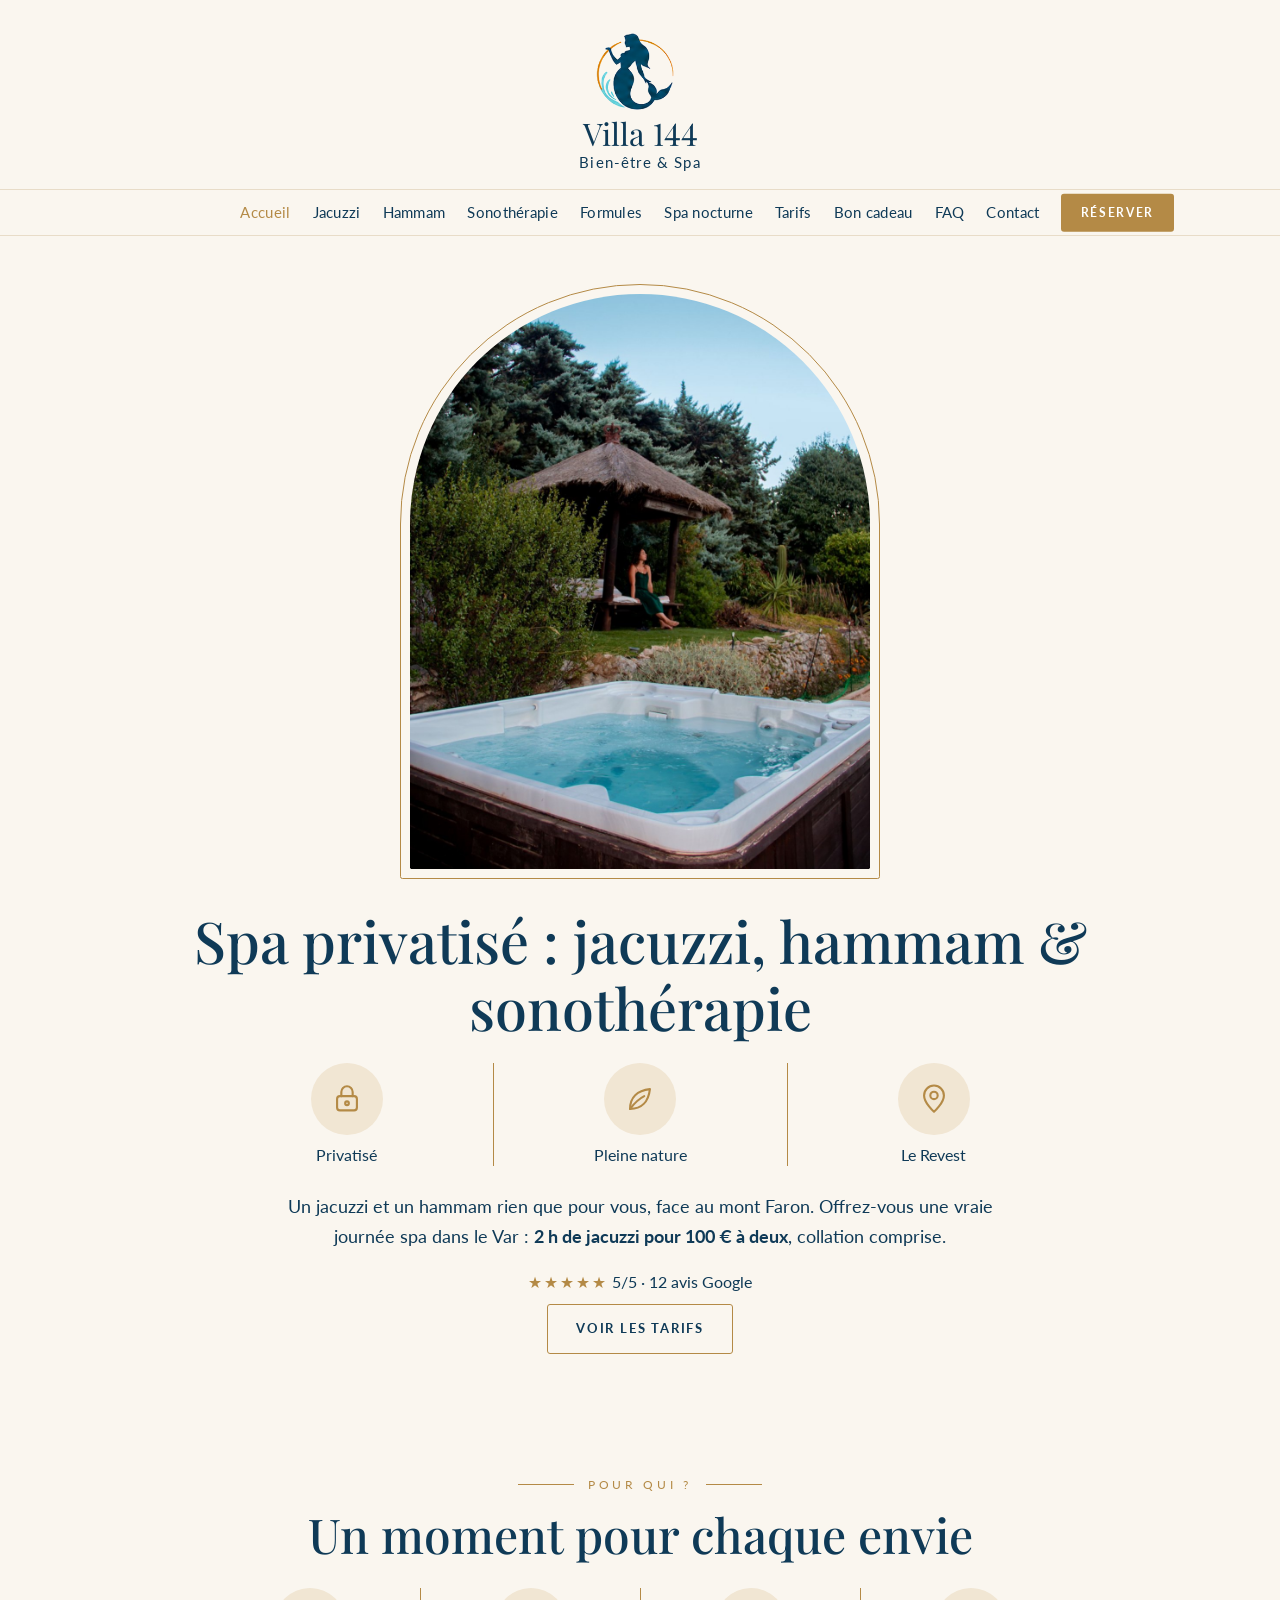
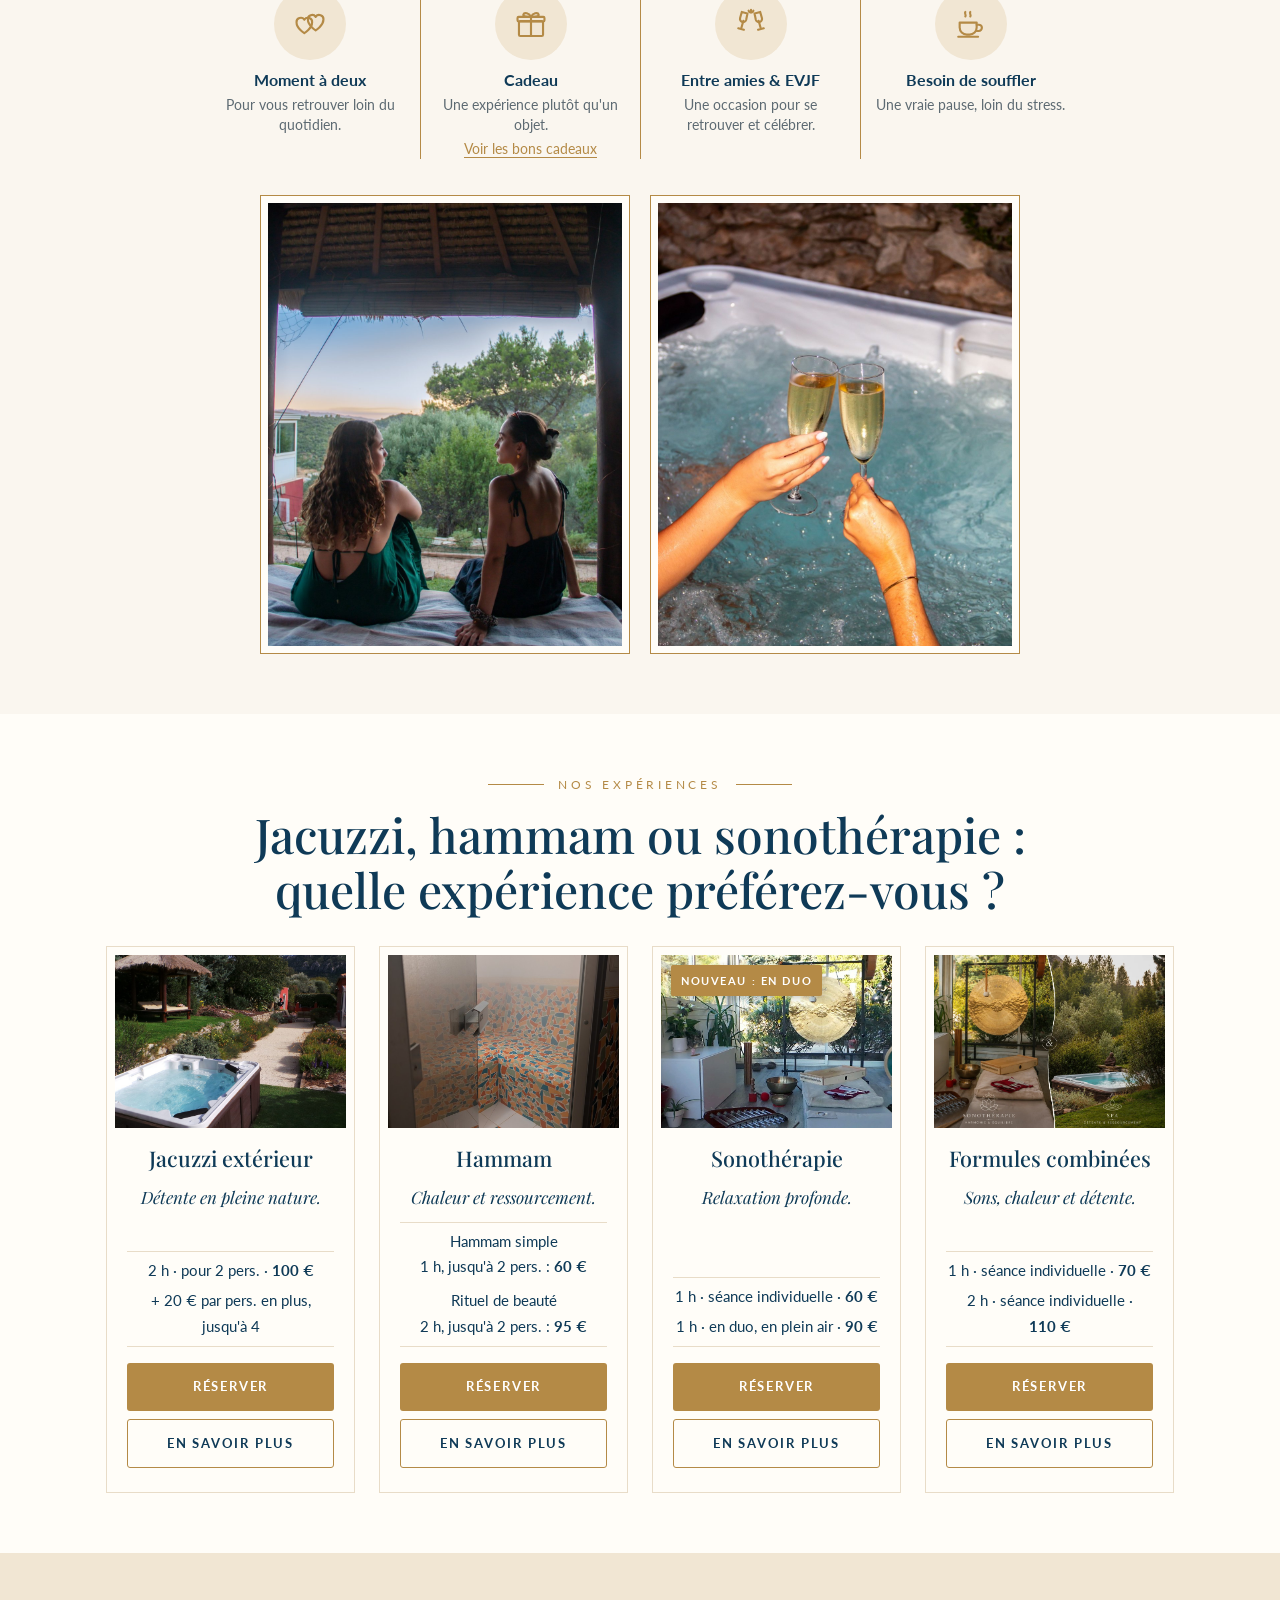
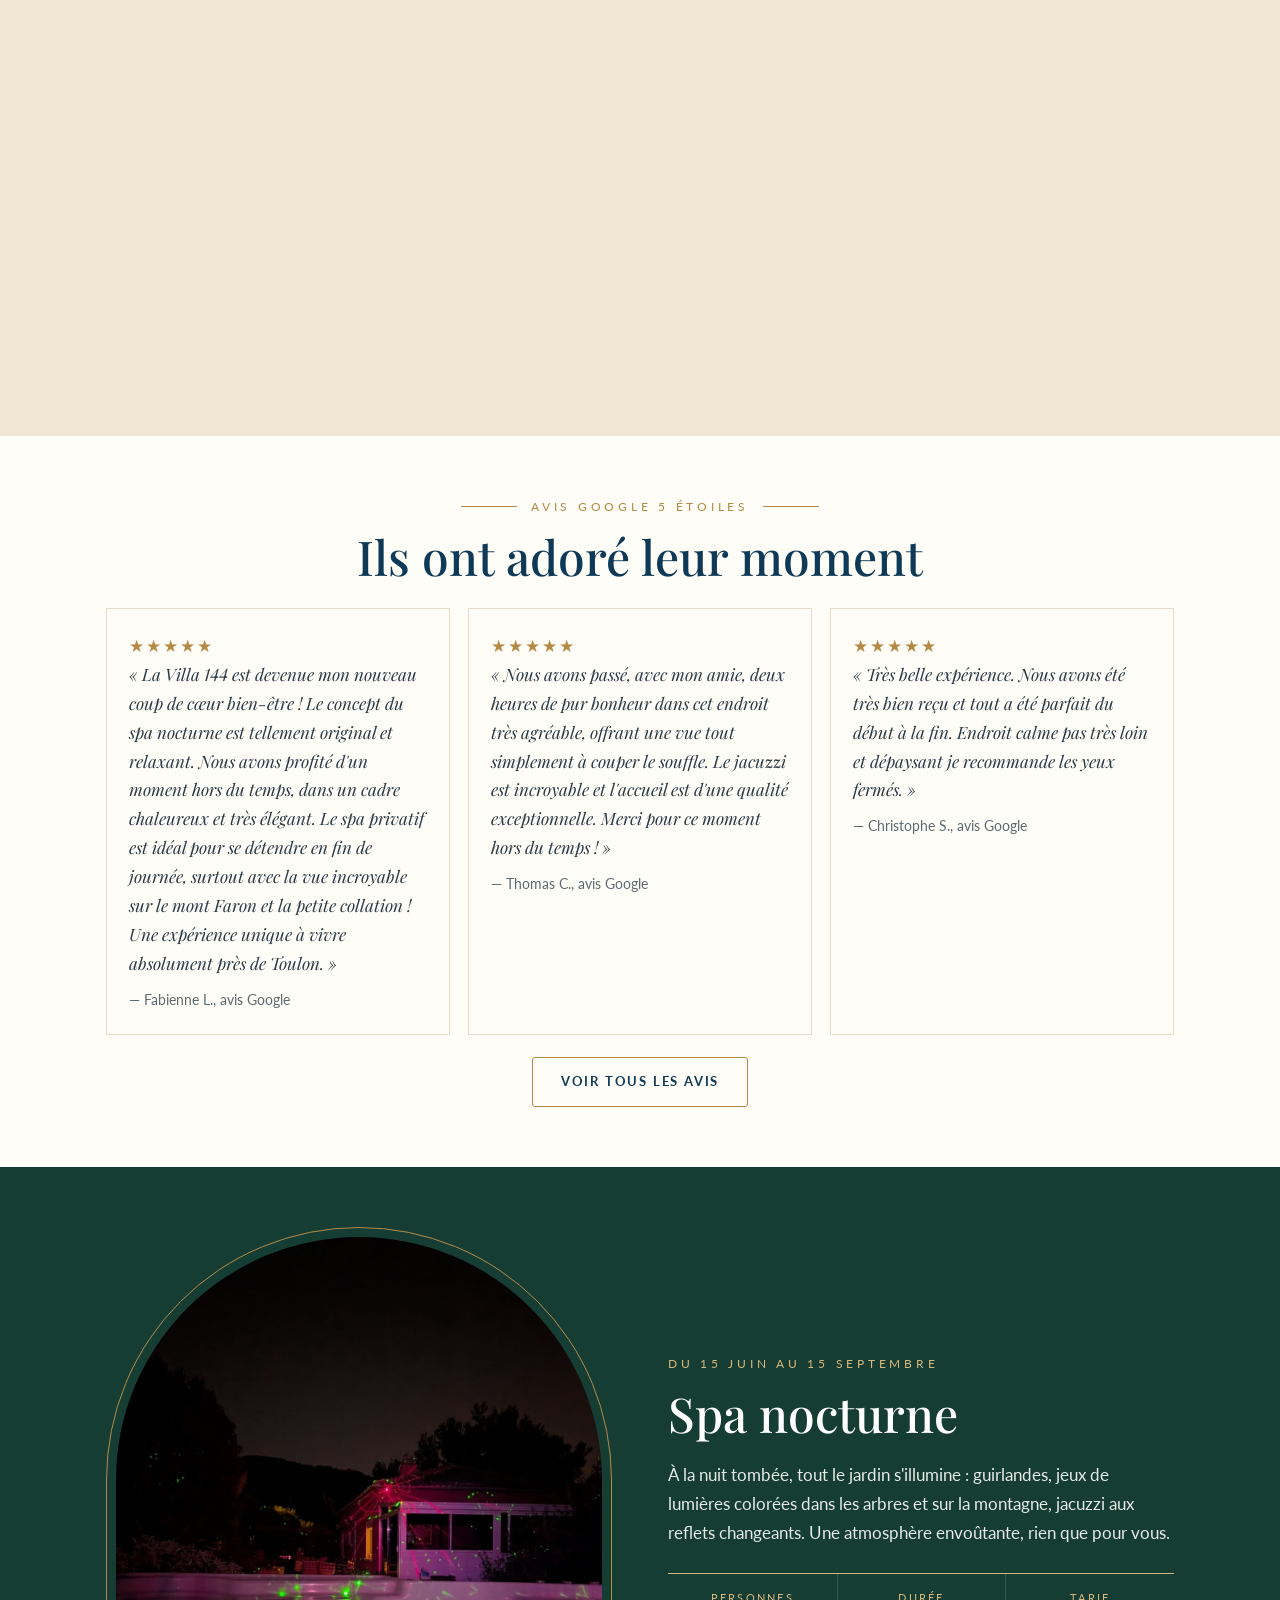
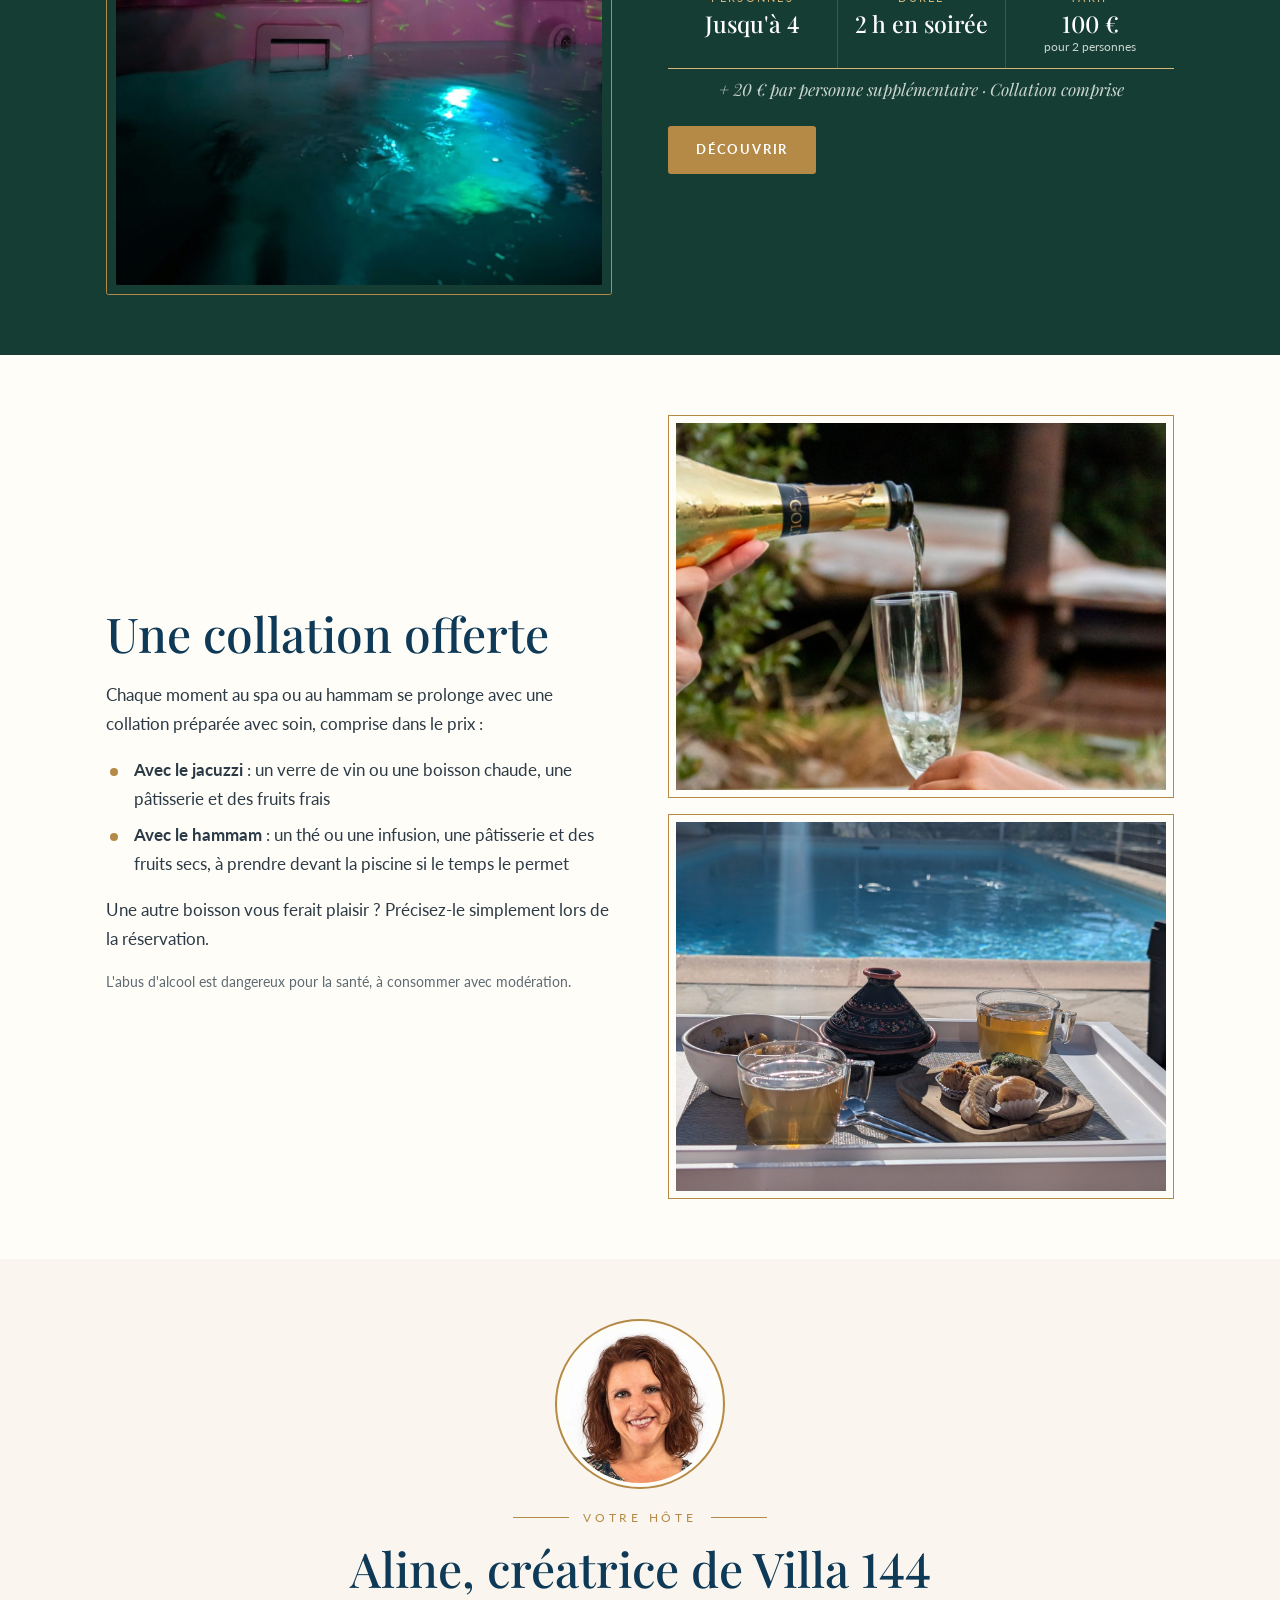
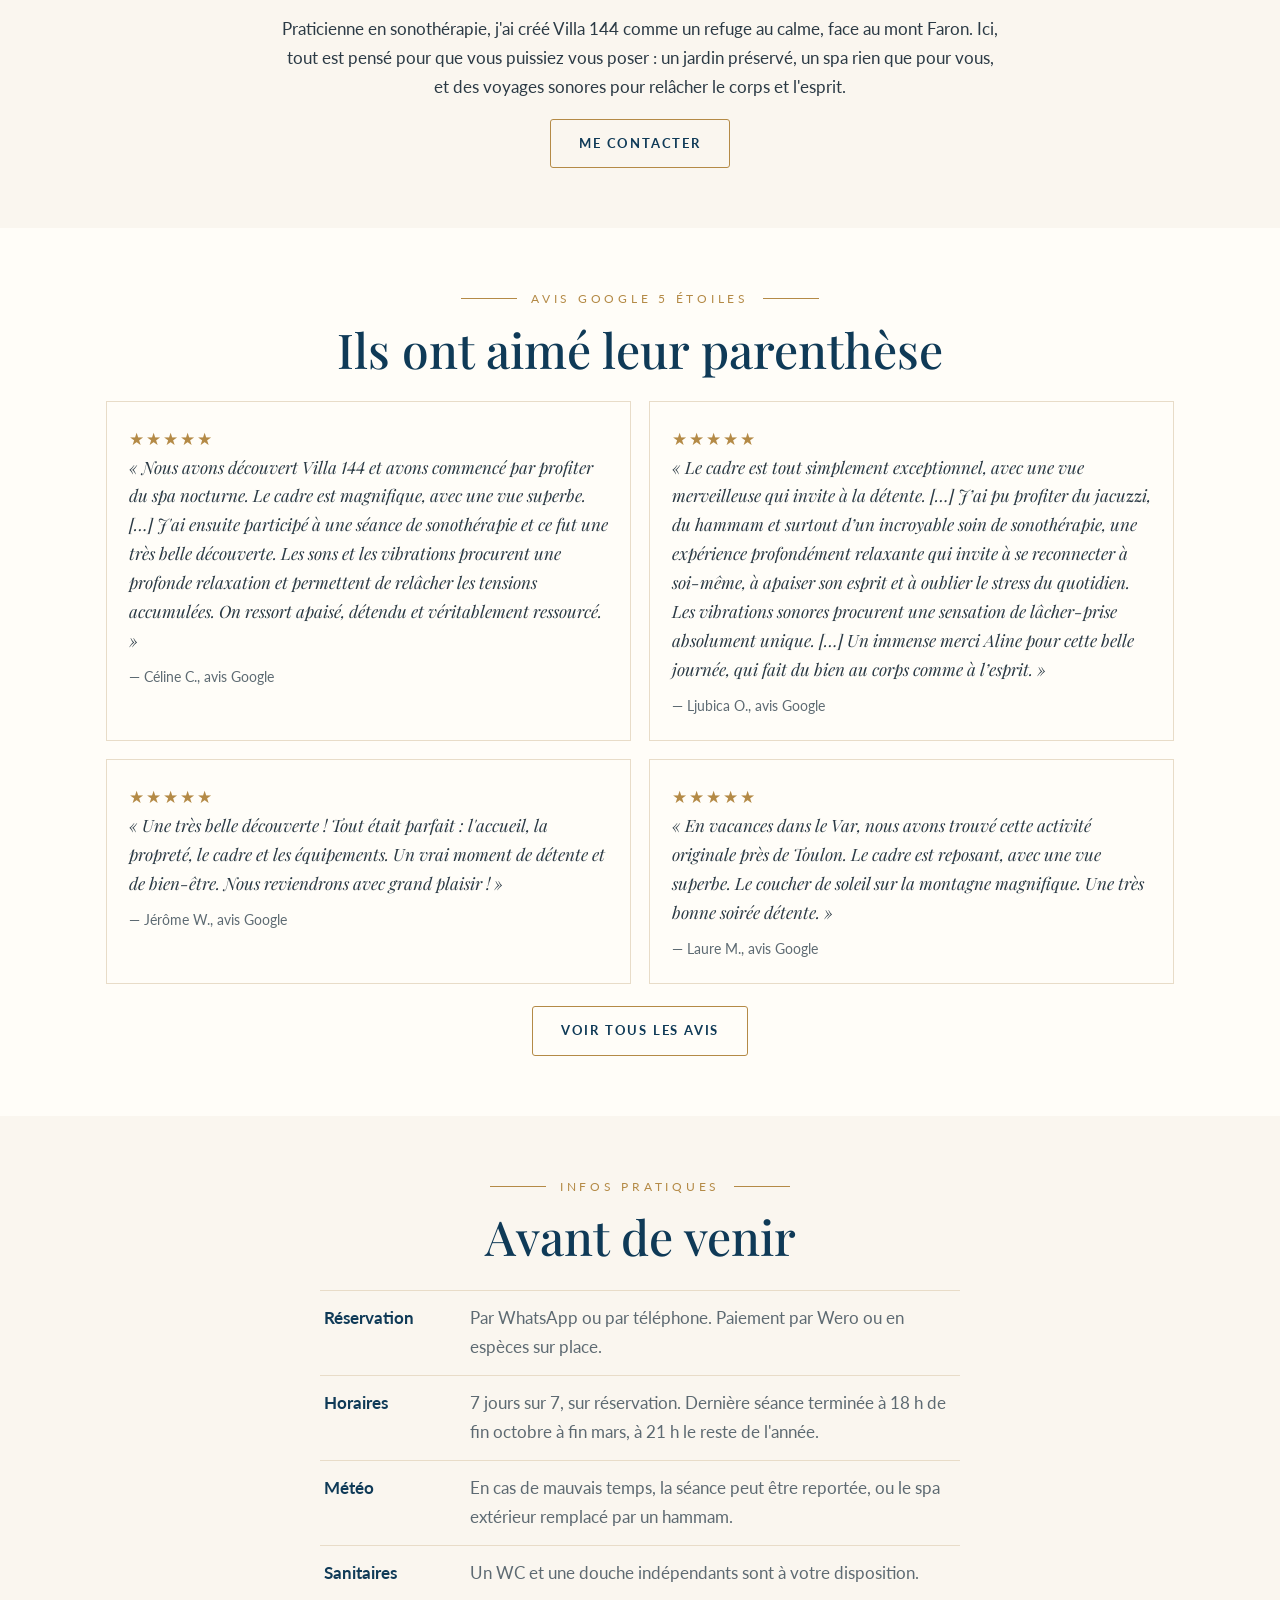
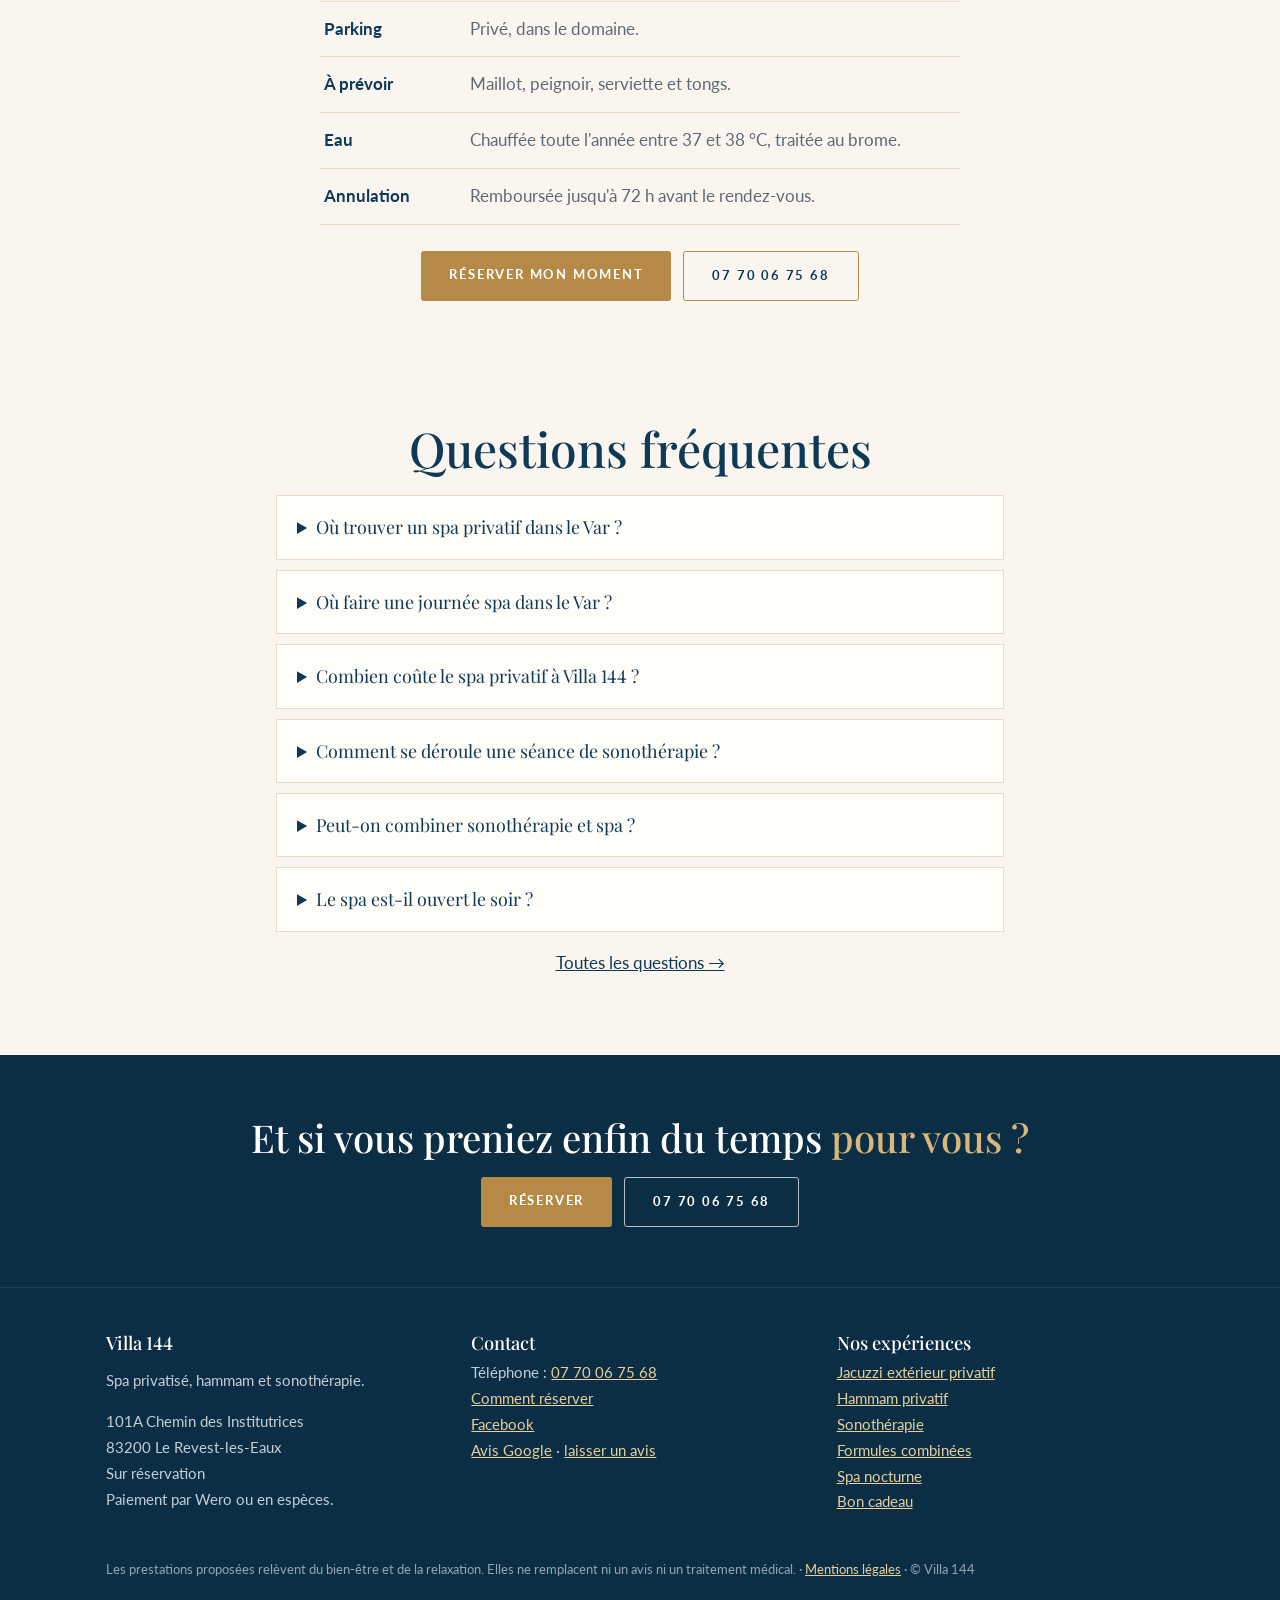
<file: index.html>
<!doctype html>
<html lang="fr">
<head>
<meta charset="utf-8">
<meta name="viewport" content="width=device-width, initial-scale=1">
<title>Spa Toulon privatif – Jacuzzi, hammam & sonothérapie dans le Var | Villa 144</title>
<meta name="description" content="Spa privatif à 8 km de Toulon : jacuzzi extérieur jusqu'à 4 personnes, hammam pour 2, sonothérapie, spa nocturne. Vue sur le mont Faron, ouvert 7 j/7. Dès 60 €.">
<link rel="canonical" href="https://www.villa144.com/">
<meta property="og:type" content="website">
<meta property="og:locale" content="fr_FR">
<meta property="og:site_name" content="Villa 144">
<meta property="og:title" content="Spa Toulon privatif – Jacuzzi, hammam & sonothérapie dans le Var | Villa 144">
<meta property="og:description" content="Spa privatif à 8 km de Toulon : jacuzzi extérieur jusqu'à 4 personnes, hammam pour 2, sonothérapie, spa nocturne. Vue sur le mont Faron, ouvert 7 j/7. Dès 60 €.">
<meta property="og:url" content="https://www.villa144.com/">
<meta property="og:image" content="https://www.villa144.com/jacuzzi-jardin-revest-les-eaux.jpg">
<link rel="icon" type="image/png" href="/logo-villa144.png">
<link rel="preconnect" href="https://fonts.googleapis.com">
<link rel="preconnect" href="https://fonts.gstatic.com" crossorigin>
<link href="https://fonts.googleapis.com/css2?family=Lato:wght@400;700&family=Playfair+Display:ital,wght@0,500;1,500&display=swap" rel="stylesheet">
<link rel="stylesheet" href="/style.css?v=5">
<style>
/* z plus lisibles en italique : seuls les z et Z viennent d'une autre police */
@font-face{font-family:"Z Villa";font-style:italic;font-weight:500;src:url(/villa-z-italique-v1.woff2) format("woff2");unicode-range:U+7A,U+5A}
@font-face{font-family:"Z Villa";font-style:normal;font-weight:500;src:url(/villa-z-droit-v1.woff2) format("woff2");unicode-range:U+7A,U+5A}
:root{--serif:"Z Villa","Playfair Display",Georgia,"Times New Roman",serif}
</style>
<script type="application/ld+json">
{
 "@type": "DaySpa",
 "@id": "https://www.villa144.com/#villa144",
 "name": "Villa 144",
 "alternateName": "Villa 144 Bien-être & Spa",
 "url": "https://www.villa144.com/",
 "logo": "https://www.villa144.com/logo-villa144.png",
 "image": [
  "https://www.villa144.com/jacuzzi-jardin-revest-les-eaux.jpg",
  "https://www.villa144.com/jacuzzi-exterieur-soleil.jpg",
  "https://www.villa144.com/spa-nocturne-tombee-de-la-nuit.jpg",
  "https://www.villa144.com/sonotherapie-bols-tibetains-gong-cristal.jpg",
  "https://www.villa144.com/hammam-ambiance-orientale-tajine.jpg"
 ],
 "description": "Spa privatisé près de Toulon : jacuzzi extérieur (jusqu'à 4 personnes), hammam (jusqu'à 2 personnes) et sonothérapie au Revest-les-Eaux, dans un jardin avec vue sur le mont Faron.",
 "telephone": "+33770067568",
 "priceRange": "60 € - 140 €",
 "paymentAccepted": "Wero, Espèces",
 "currenciesAccepted": "EUR",
 "address": {
  "@type": "PostalAddress",
  "streetAddress": "101A Chemin des Institutrices",
  "addressLocality": "Le Revest-les-Eaux",
  "postalCode": "83200",
  "addressRegion": "Var",
  "addressCountry": "FR"
 },
 "areaServed": [
  "Le Revest-les-Eaux",
  "Toulon",
  "La Valette-du-Var",
  "La Garde",
  "La Seyne-sur-Mer",
  "Six-Fours-les-Plages",
  "Hyères",
  "Var"
 ],
 "founder": {
  "@type": "Person",
  "name": "Aline Thierry",
  "jobTitle": "Praticienne en sonothérapie"
 },
 "sameAs": [
  "https://www.facebook.com/villa144.var"
 ],
 "amenityFeature": [
  {
   "@type": "LocationFeatureSpecification",
   "name": "Jacuzzi extérieur privatif",
   "value": true
  },
  {
   "@type": "LocationFeatureSpecification",
   "name": "Hammam privatif",
   "value": true
  },
  {
   "@type": "LocationFeatureSpecification",
   "name": "Collation incluse",
   "value": true
  }
 ],
 "@context": "https://schema.org"
}
</script>
<script type="application/ld+json">
{
 "@type": "FAQPage",
 "mainEntity": [
  {
   "@type": "Question",
   "name": "Où trouver un spa privatif dans le Var ?",
   "acceptedAnswer": {
    "@type": "Answer",
    "text": "Villa 144 propose un spa privatisé au Revest-les-Eaux (83200), à 8 km de Toulon, avec vue sur le mont Faron. Le jacuzzi extérieur est réservé à votre groupe, jusqu'à 4 personnes, et le hammam l'est aussi, jusqu'à 2 personnes."
   }
  },
  {
   "@type": "Question",
   "name": "Où faire une journée spa dans le Var ?",
   "acceptedAnswer": {
    "@type": "Answer",
    "text": "Villa 144, au Revest-les-Eaux, propose une journée spa privatisée à 8 km de Toulon : 2 heures de jacuzzi extérieur (100 € pour 2 personnes, + 20 € par personne supplémentaire), 1 heure de hammam (60 €, seul ou à deux), le rituel de beauté marocaine de 2 heures (95 €, seul ou à deux) ou une formule avec sonothérapie (70 € à 110 €), collation comprise sauf pour les formules d'une heure. L'espace est réservé à votre groupe, jusqu'à 4 personnes pour le jacuzzi et 2 pour le hammam."
   }
  },
  {
   "@type": "Question",
   "name": "Combien coûte le spa privatif à Villa 144 ?",
   "acceptedAnswer": {
    "@type": "Answer",
    "text": "Le jacuzzi extérieur privatisé coûte 100 € pour 2 heures à deux, puis 20 € par personne supplémentaire (jusqu'à 4 personnes), collation comprise. Le hammam privatisé coûte 60 € pour 1 heure, jusqu'à 2 personnes, collation comprise. Le rituel de beauté marocaine (savon noir, gommage au gant kessa, huile d’argan) dure 2 heures et coûte 95 €, seul ou à deux, collation comprise."
   }
  },
  {
   "@type": "Question",
   "name": "Comment se déroule une séance de sonothérapie ?",
   "acceptedAnswer": {
    "@type": "Answer",
    "text": "La séance dure 1 heure, en individuel ou en duo. Vous restez habillé, confortablement allongé, et vous laissez les sons et les vibrations vous envelopper : gong, bols tibétains, harpe de cristal, carillons, tambour océan. En individuel, le soin est adapté à vos besoins du moment. Tarif : 60 € en individuel, 90 € pour deux."
   }
  },
  {
   "@type": "Question",
   "name": "Peut-on combiner sonothérapie et spa ?",
   "acceptedAnswer": {
    "@type": "Answer",
    "text": "Oui. Les formules Sonothérapie & Spa et Sonothérapie & Hammam existent en deux durées. Formule d'une heure (70 €) : 30 minutes de sonothérapie, puis 30 minutes de jacuzzi ou de hammam. Formule de deux heures (110 €) : une heure de sonothérapie, puis une heure de jacuzzi ou de hammam, collation comprise. En duo, la sonothérapie en plein air se prolonge aussi par une heure de jacuzzi (130 € pour deux, d'avril à octobre)."
   }
  },
  {
   "@type": "Question",
   "name": "Le spa est-il ouvert le soir ?",
   "acceptedAnswer": {
    "@type": "Answer",
    "text": "Oui, du 15 juin au 15 septembre, Villa 144 propose un spa nocturne : 2 heures de jacuzzi privatisé illuminé à la tombée de la nuit, 100 € pour 2 personnes, + 20 € par personne supplémentaire jusqu'à 4, collation comprise."
   }
  }
 ],
 "@context": "https://schema.org"
}
</script>
<style>
.badge-wrap { position: relative; }
.badge { position: absolute; top: 18px; left: 18px; z-index: 1; background: var(--gold); color: #fff; font-size: .7rem; letter-spacing: .14em; text-transform: uppercase; font-weight: 700; padding: 6px 10px; border-radius: 2px; box-shadow: 0 2px 6px rgba(0,0,0,.2); }
.occ-more { display: inline-block; margin-top: 6px; font-size: .85rem; color: var(--gold); text-decoration: underline; text-underline-offset: 3px; }
.gift-band { background: var(--beige); }
.gift-band .split { align-items: center; }
.gift-band-img { padding: 10px; }
.gift-band-img img { display: block; width: 100%; height: auto; transform: rotate(-2deg); box-shadow: 0 18px 40px rgba(15,58,87,.22), 0 3px 8px rgba(15,58,87,.12); }
@media (max-width: 820px) { .gift-band .split > div:last-child { text-align: center; } .gift-band .actions { justify-content: center; } }
</style>
</head>
<body>
<header class="site-header">
  <a class="brand" href="/"><img src="/logo-villa144.png" alt="Logo Villa 144" width="62" height="66"><span>Villa 144</span><small>Bien-être &amp; Spa</small></a>
</header>
<nav class="navbar" aria-label="Menu principal">
  <div class="wrap">
    <button class="menu-toggle" aria-expanded="false" aria-controls="menu">Menu</button>
    <ul class="menu" id="menu">
<li><a href="/" aria-current="page">Accueil</a></li>
<li><a href="spa-privatif-jacuzzi-toulon.html">Jacuzzi</a></li>
<li><a href="hammam-privatif-toulon.html">Hammam</a></li>
<li><a href="sonotherapie-toulon.html">Sonothérapie</a></li>
<li><a href="formules-sonotherapie-spa.html">Formules</a></li>
<li><a href="spa-nocturne-toulon.html">Spa nocturne</a></li>
<li><a href="tarifs.html">Tarifs</a></li>
<li><a href="bons-cadeaux.html">Bon cadeau</a></li>
<li><a href="faq.html">FAQ</a></li>
<li><a href="contact.html">Contact</a></li>
    </ul>
    <a class="btn nav-resa" href="contact.html#reservation">Réserver</a>
  </div>
</nav>

<main>

<section  style="padding-top:48px">
  <div class="wrap center">
    <div class="arch hero-arch"><img src="accueil-jacuzzi-paillote.jpg" alt="Jacuzzi privatif et paillote dans le jardin de Villa 144 au Revest-les-Eaux" width="1066" height="1600" fetchpriority="high"></div>
    <h1>Spa privatisé :<br class="m"> jacuzzi, hammam<br class="m"> &amp; sonothérapie</h1>
    <div class="icons n3"><div><span class="ico"><svg viewBox="0 0 24 24" aria-hidden="true"><rect x="5" y="10" width="14" height="10" rx="2"/><path d="M8 10V7a4 4 0 0 1 8 0v3"/><circle cx="12" cy="15" r="1.3"/></svg></span>Privatisé</div><div><span class="ico"><svg viewBox="0 0 24 24" aria-hidden="true"><path d="M5 19c0-8 5-13 14-14-1 9-6 14-14 14z"/><path d="M5 19c3-4 6-7 10-9"/></svg></span>Pleine nature</div><div><span class="ico"><svg viewBox="0 0 24 24" aria-hidden="true"><path d="M12 21s-7-6.2-7-11.5a7 7 0 0 1 14 0C19 14.8 12 21 12 21z"/><circle cx="12" cy="9.5" r="2.6"/></svg></span>Le Revest</div></div>
    <p class="lead">Un jacuzzi et un hammam rien que pour vous, face au mont Faron. Offrez-vous une vraie journée spa dans le Var : <b>2&nbsp;h de jacuzzi pour 100&nbsp;€ à deux</b>, collation comprise.</p>
    <p class="trust"><b>★★★★★</b> 5/5 · 12 avis Google</p>
    <div class="actions" style="justify-content:center"><a class="btn outline" href="tarifs.html">Voir les tarifs</a></div>
  </div>
</section>

<section>
  <div class="wrap center">
    <span class="eyebrow">Pour qui ?</span>
<h2>Un moment pour chaque envie</h2>
    <div class="icons n4 occ">
      <div><span class="ico"><svg viewBox="0 0 24 24" aria-hidden="true"><path d="M8 18.5s-5.5-3.4-5.5-7.6A3 3 0 0 1 8 9a3 3 0 0 1 5.5 1.9c0 4.2-5.5 7.6-5.5 7.6z"/><path d="M16 16.5s-5.5-3.4-5.5-7.6A3 3 0 0 1 16 7a3 3 0 0 1 5.5 1.9c0 4.2-5.5 7.6-5.5 7.6z"/></svg></span><b>Moment à deux</b><p>Pour vous retrouver loin du quotidien.</p></div>
      <div><span class="ico"><svg viewBox="0 0 24 24" aria-hidden="true"><rect x="3.5" y="10" width="17" height="10.5" rx="1"/><rect x="2.5" y="7" width="19" height="3.2" rx=".8"/><path d="M12 7v13.5"/><path d="M12 7c-1.2-2.6-4.8-3.6-5.4-1.6C6.1 7 9.5 7 12 7zM12 7c1.2-2.6 4.8-3.6 5.4-1.6C17.9 7 14.5 7 12 7z"/></svg></span><b>Cadeau</b><p>Une expérience plutôt qu'un objet.</p><a class="occ-more" href="bons-cadeaux.html">Voir les bons cadeaux</a></div>
      <div><span class="ico"><svg viewBox="0 0 24 24" aria-hidden="true"><path d="M5.5 3.5l4 1.1-.9 4.4a2.2 2.2 0 0 1-4.3-1.2z"/><path d="M6.6 9.7 5 15.5M3 15l4 1.1"/><path d="M18.5 3.5l-4 1.1.9 4.4a2.2 2.2 0 0 0 4.3-1.2z"/><path d="M17.4 9.7 19 15.5M21 15l-4 1.1"/><path d="M12 2v2M10.3 2.6l.6 1M13.7 2.6l-.6 1"/></svg></span><b>Entre amies &amp; EVJF</b><p>Une occasion pour se retrouver et célébrer.</p></div>
      <div><span class="ico"><svg viewBox="0 0 24 24" aria-hidden="true"><path d="M4 11h12v3.5a5 5 0 0 1-5 5H9a5 5 0 0 1-5-5V11z"/><path d="M16 12.5h1.5a2.2 2.2 0 0 1 0 4.4H15.6"/><path d="M3 21h14"/><path d="M8 3.5c-.9 1 .9 2 0 3.2M11.5 3.5c-.9 1 .9 2 0 3.2"/></svg></span><b>Besoin de souffler</b><p>Une vraie pause, loin du stress.</p></div>
    </div>
    <div class="occ-photos">
      <div class="frame"><img src="amies-paillote-vue-collines.jpg" alt="Deux amies se détendent sous la paillote, face aux collines" loading="lazy" width="1066" height="1600"></div>
      <div class="frame"><img src="trinquer-jacuzzi-privatif.jpg" alt="Deux verres trinquent au-dessus du jacuzzi" loading="lazy" width="1066" height="1600"></div>
    </div>
  </div>
</section>

<section class="paper">
  <div class="wrap center">
    <span class="eyebrow">Nos expériences</span>
<h2>Jacuzzi, hammam ou sonothérapie :<br>quelle expérience préférez-vous ?</h2>
    <div class="cards" style="margin-top:28px">
      <article class="card"><div class="img"><img src="jacuzzi-jardin-revest-les-eaux.jpg" alt="Jacuzzi extérieur privatisé dans le jardin de Villa 144" loading="lazy" width="2000" height="1125"></div>
        <div class="body"><h3>Jacuzzi extérieur</h3><p class="tag">Détente en pleine nature.</p><div class="meta"><div>2 h · pour 2 pers. · <b>100&nbsp;€</b></div><div style="margin-top:4px">+ 20&nbsp;€ par pers. en plus, jusqu'à&nbsp;4</div></div><div class="card-actions"><a class="btn" href="https://wa.me/33770067568?text=Bonjour%2C%20je%20souhaite%20r%C3%A9server%20le%20jacuzzi%20privatis%C3%A9%20%282%20h%29.%20Nous%20serons%20%E2%80%A6%20personnes.%20Quelles%20sont%20vos%20disponibilit%C3%A9s%20%3F">Réserver</a><a class="btn outline" href="spa-privatif-jacuzzi-toulon.html">En savoir plus</a></div></div></article>
      <article class="card"><div class="img"><img src="hammam-porte-vitree.jpg" alt="Hammam privatif de Villa 144 : banc en mosaïque vu depuis la porte vitrée" loading="lazy" width="900" height="1200" style="object-position:center 65%"></div>
        <div class="body"><h3>Hammam</h3><p class="tag">Chaleur et ressourcement.</p><div class="meta"><div>Hammam simple<br>1 h, jusqu'à 2 pers. : <b>60&nbsp;€</b></div><div style="margin-top:8px">Rituel de beauté<br>2 h, jusqu'à 2 pers. : <b>95&nbsp;€</b></div></div><div class="card-actions"><a class="btn" href="https://wa.me/33770067568?text=Bonjour%2C%20je%20souhaite%20r%C3%A9server%20le%20hammam%20privatis%C3%A9%20%281%20h%2C%20jusqu%27%C3%A0%202%20personnes%29.%20Quelles%20sont%20vos%20disponibilit%C3%A9s%20%3F">Réserver</a><a class="btn outline" href="hammam-privatif-toulon.html">En savoir plus</a></div></div></article>
      <article class="card"><div class="img badge-wrap"><span class="badge">Nouveau : en duo</span><img src="sonotherapie-instruments-gong-bols-toulon.jpg" alt="Instruments de sonothérapie : gong, bols tibétains, harpe de cristal, tambour océan" loading="lazy" width="995" height="584"></div>
        <div class="body"><h3>Sonothérapie</h3><p class="tag">Relaxation profonde.</p><div class="meta"><div>1 h · séance individuelle · <b>60&nbsp;€</b></div><div style="margin-top:4px">1 h · en duo, en plein air · <b>90&nbsp;€</b></div></div><div class="card-actions"><a class="btn" href="sonotherapie-toulon.html#offres">Réserver</a><a class="btn outline" href="sonotherapie-toulon.html">En savoir plus</a></div></div></article>
      <article class="card"><div class="img"><img src="formule-sonotherapie-spa.jpg" alt="Formule combinée sonothérapie et spa à Villa 144 : gong et jacuzzi dans le jardin" loading="lazy" width="1536" height="1024"></div>
        <div class="body"><h3>Formules combinées</h3><p class="tag">Sons, chaleur et détente.</p><div class="meta"><div>1 h · séance individuelle · <b>70&nbsp;€</b></div><div style="margin-top:4px">2 h · séance individuelle · <b>110&nbsp;€</b></div></div><div class="card-actions"><a class="btn" href="https://wa.me/33770067568?text=Bonjour%2C%20je%20souhaite%20r%C3%A9server%20une%20formule%20combin%C3%A9e%20%28sonoth%C3%A9rapie%20%26%20spa%20ou%20hammam%29.%20Quelles%20sont%20vos%20disponibilit%C3%A9s%20%3F">Réserver</a><a class="btn outline" href="formules-sonotherapie-spa.html">En savoir plus</a></div></div></article>
    </div>
  </div>
</section>

<section class="gift-band">
  <div class="wrap split">
    <div class="gift-band-img"><img src="bon-cadeau-exemple-v1.jpg" alt="Exemple de bon cadeau Villa 144" loading="lazy" width="1588" height="1118"></div>
    <div>
      <span class="eyebrow">Bon cadeau</span>
      <h2>Offrez un vrai moment de détente</h2>
      <p>Jacuzzi, hammam, rituel de beauté ou sonothérapie : un bon au nom de la personne, envoyé en PDF, prêt à offrir ou à imprimer.</p>
      <div class="actions"><a class="btn" href="bons-cadeaux.html">Découvrir les bons cadeaux</a></div>
    </div>
  </div>
</section>

<section class="paper">
  <div class="wrap center">
    <span class="eyebrow">Avis Google 5 étoiles</span>
    <h2 class="h2-one">Ils ont adoré leur moment</h2>
    <div class="reviews" style="margin-top:24px;text-align:left">
<blockquote class="review"><div class="stars" aria-label="5 étoiles sur 5">★★★★★</div>« La Villa 144 est devenue mon nouveau coup de cœur bien-être ! Le concept du spa nocturne est tellement original et relaxant. Nous avons profité d'un moment hors du temps, dans un cadre chaleureux et très élégant. Le spa privatif est idéal pour se détendre en fin de journée, surtout avec la vue incroyable sur le mont Faron et la petite collation ! Une expérience unique à vivre absolument près de Toulon. »<cite>— Fabienne L., avis Google</cite></blockquote>
<blockquote class="review"><div class="stars" aria-label="5 étoiles sur 5">★★★★★</div>« Nous avons passé, avec mon amie, deux heures de pur bonheur dans cet endroit très agréable, offrant une vue tout simplement à couper le souffle. Le jacuzzi est incroyable et l'accueil est d'une qualité exceptionnelle. Merci pour ce moment hors du temps ! »<cite>— Thomas C., avis Google</cite></blockquote>
<blockquote class="review"><div class="stars" aria-label="5 étoiles sur 5">★★★★★</div>« Très belle expérience. Nous avons été très bien reçu et tout a été parfait du début à la fin. Endroit calme pas très loin et dépaysant je recommande les yeux fermés. »<cite>— Christophe S., avis Google</cite></blockquote>
    </div>
    <div class="actions" style="justify-content:center;margin-top:22px"><a class="btn outline" href="https://www.google.com/search?q=Villa+144+Le+Revest-les-Eaux+avis">Voir tous les avis</a></div>
  </div>
</section>
<section class="dark">
  <div class="wrap split">
    <div class="arch"><img src="spa-nocturne-jacuzzi-nuit-lumieres.jpg" alt="Jacuzzi illuminé de couleurs la nuit, spa nocturne de Villa 144" loading="lazy" width="1205" height="1600"></div>
    <div>
      <span class="eyebrow">Du 15 juin au 15 septembre</span>
<h2>Spa nocturne</h2>
      <p>À la nuit tombée, tout le jardin s'illumine : guirlandes, jeux de lumières colorées dans les arbres et sur la montagne, jacuzzi aux reflets changeants. Une atmosphère envoûtante, rien que pour vous.</p>
      <div class="keyinfo"><div><small>Personnes</small><b>Jusqu'à 4</b></div><div><small>Durée</small><b>2 h en soirée</b></div><div><small>Tarif</small><b>100 €<em>pour 2 personnes</em></b></div></div><p class="keynote">+ 20 € par personne supplémentaire · Collation comprise</p>
      <a class="btn" href="spa-nocturne-toulon.html">Découvrir</a>
    </div>
  </div>
</section>

<section class="paper">
  <div class="wrap split">
    <div>
      <h2>Une collation offerte</h2>
      <p>Chaque moment au spa ou au hammam se prolonge avec une collation préparée avec soin, comprise dans le prix :</p>
      <ul class="check">
        <li><b>Avec le jacuzzi</b> : un verre de vin ou une boisson chaude, une pâtisserie et des fruits frais</li>
        <li><b>Avec le hammam</b> : un thé ou une infusion, une pâtisserie et des fruits secs, à prendre devant la piscine si le temps le permet</li>
      </ul>
      <p>Une autre boisson vous ferait plaisir ? Précisez-le simplement lors de la réservation.</p>
      <p class="note">L'abus d'alcool est dangereux pour la santé, à consommer avec modération.</p>
    </div>
    <div class="coll-photos"><div class="frame"><img src="collation-verre-bord-jacuzzi.jpg" alt="Un verre servi au bord du jacuzzi privatisé, collation comprise" loading="lazy" width="1066" height="1600" style="aspect-ratio:4/3;object-fit:cover"></div><div class="frame"><img src="collation-the-patisseries-orientales.jpg" alt="Plateau de collation du hammam : deux verres de thé, pâtisseries orientales sur un plat en bois et tajine" loading="lazy" width="1400" height="1054"></div></div>
  </div>
</section>
<section>
  <div class="wrap narrow center">
          <img class="portrait" src="aline-thierry-villa144.jpg" alt="Aline Thierry, créatrice de Villa 144 et praticienne en sonothérapie" width="600" height="600" loading="lazy">
          <span class="eyebrow">Votre hôte</span>
<h2>Aline, créatrice<br class="m"> de <span style="white-space:nowrap">Villa 144</span></h2>
      <p>Praticienne en sonothérapie, j'ai créé Villa 144 comme un refuge au calme, face au mont Faron. Ici, tout est pensé pour que vous puissiez vous poser : un jardin préservé, un spa rien que pour vous, et des voyages sonores pour relâcher le corps et l'esprit.</p>
      <div class="actions" style="justify-content:center"><a class="btn outline" href="contact.html">Me contacter</a></div>
  </div>
</section>

<section class="paper">
  <div class="wrap center">
    <span class="eyebrow">Avis Google 5 étoiles</span>
    <h2 class="h2-one">Ils ont aimé leur parenthèse</h2>
    <div class="reviews four" style="margin-top:24px;text-align:left">
<blockquote class="review"><div class="stars" aria-label="5 étoiles sur 5">★★★★★</div>« Nous avons découvert Villa 144 et avons commencé par profiter du spa nocturne. Le cadre est magnifique, avec une vue superbe. […] J'ai ensuite participé à une séance de sonothérapie et ce fut une très belle découverte. Les sons et les vibrations procurent une profonde relaxation et permettent de relâcher les tensions accumulées. On ressort apaisé, détendu et véritablement ressourcé. »<cite>— Céline C., avis Google</cite></blockquote>
<blockquote class="review"><div class="stars" aria-label="5 étoiles sur 5">★★★★★</div>«&nbsp;Le cadre est tout simplement exceptionnel, avec une vue merveilleuse qui invite à la détente. […] J’ai pu profiter du jacuzzi, du hammam et surtout d’un incroyable soin de sonothérapie, une expérience profondément relaxante qui invite à se reconnecter à soi-même, à apaiser son esprit et à oublier le stress du quotidien. Les vibrations sonores procurent une sensation de lâcher-prise absolument unique. […] Un immense merci Aline pour cette belle journée, qui fait du bien au corps comme à l’esprit.&nbsp;»<cite>— Ljubica O., avis Google</cite></blockquote>
<blockquote class="review"><div class="stars" aria-label="5 étoiles sur 5">★★★★★</div>« Une très belle découverte ! Tout était parfait : l'accueil, la propreté, le cadre et les équipements. Un vrai moment de détente et de bien-être. Nous reviendrons avec grand plaisir ! »<cite>— Jérôme W., avis Google</cite></blockquote>
<blockquote class="review"><div class="stars" aria-label="5 étoiles sur 5">★★★★★</div>« En vacances dans le Var, nous avons trouvé cette activité originale près de Toulon. Le cadre est reposant, avec une vue superbe. Le coucher de soleil sur la montagne magnifique. Une très bonne soirée détente. »<cite>— Laure M., avis Google</cite></blockquote>
    </div>
    <div class="actions" style="justify-content:center;margin-top:22px"><a class="btn outline" href="https://www.google.com/search?q=Villa+144+Le+Revest-les-Eaux+avis">Voir tous les avis</a></div>
  </div>
</section>
<section>
  <div class="wrap center">
    <span class="eyebrow">Infos pratiques</span>
<h2>Avant de venir</h2>
    <dl class="pratique">
      <div><dt>Réservation</dt><dd>Par WhatsApp ou par téléphone. Paiement par Wero ou en espèces sur place.</dd></div>
      <div><dt>Horaires</dt><dd>7 jours sur 7, sur réservation. Dernière séance terminée à 18 h de fin octobre à fin mars, à 21 h le reste de l'année.</dd></div>
      <div><dt>Météo</dt><dd>En cas de mauvais temps, la séance peut être reportée, ou le spa extérieur remplacé par un hammam.</dd></div>
      <div><dt>Sanitaires</dt><dd>Un WC et une douche indépendants sont à votre disposition.</dd></div>
      <div><dt>Parking</dt><dd>Privé, dans le domaine.</dd></div>
      <div><dt>À prévoir</dt><dd>Maillot, peignoir, serviette et tongs.</dd></div>
      <div><dt>Eau</dt><dd>Chauffée toute l'année entre 37 et 38 °C, traitée au brome.</dd></div>
      <div><dt>Annulation</dt><dd>Remboursée jusqu'à 72 h avant le rendez-vous.</dd></div>
    </dl>
    <div class="actions" style="justify-content:center;margin-top:26px"><a class="btn" href="contact.html#reservation">Réserver mon moment</a><a class="btn outline" href="tel:+33770067568">07 70 06 75 68</a></div>
  </div>
</section>
<section>
  <div class="wrap narrow center">
    <h2>Questions fréquentes</h2>
    <details><summary>Où trouver un spa privatif dans le Var ?</summary><p>Villa 144 propose un spa privatisé au Revest-les-Eaux (83200), à 8 km de Toulon, avec vue sur le mont Faron. Le jacuzzi extérieur est réservé à votre groupe, jusqu'à 4 personnes, et le hammam l'est aussi, jusqu'à 2 personnes.</p></details>
<details><summary>Où faire une journée spa dans le Var ?</summary><p>Villa 144, au Revest-les-Eaux, propose une journée spa privatisée à 8 km de Toulon : 2 heures de jacuzzi extérieur (100 € pour 2 personnes, + 20 € par personne supplémentaire), 1 heure de hammam (60 €, seul ou à deux), le rituel de beauté marocaine de 2 heures (95 €, seul ou à deux) ou une formule avec sonothérapie (70 € à 110 €), collation comprise sauf pour les formules d'une heure. L'espace est réservé à votre groupe, jusqu'à 4 personnes pour le jacuzzi et 2 pour le hammam.</p></details>
<details><summary>Combien coûte le spa privatif à Villa 144 ?</summary><p>Le jacuzzi extérieur privatisé coûte 100 € pour 2 heures à deux, puis 20 € par personne supplémentaire (jusqu'à 4 personnes), collation comprise. Le hammam privatisé coûte 60 € pour 1 heure, jusqu'à 2 personnes, collation comprise. Le rituel de beauté marocaine (savon noir, gommage au gant kessa, huile d’argan) dure 2 heures et coûte 95 €, seul ou à deux, collation comprise.</p></details>
<details><summary>Comment se déroule une séance de sonothérapie ?</summary><p>La séance dure 1 heure, en individuel ou en duo. Vous restez habillé, confortablement allongé, et vous laissez les sons et les vibrations vous envelopper : gong, bols tibétains, harpe de cristal, carillons, tambour océan. En individuel, le soin est adapté à vos besoins du moment. Tarif : 60 € en individuel, 90 € pour deux.</p></details>
<details><summary>Peut-on combiner sonothérapie et spa ?</summary><p>Oui. Les formules Sonothérapie & Spa et Sonothérapie & Hammam existent en deux durées. Formule d'une heure (70 €) : 30 minutes de sonothérapie, puis 30 minutes de jacuzzi ou de hammam. Formule de deux heures (110 €) : une heure de sonothérapie, puis une heure de jacuzzi ou de hammam, collation comprise. En duo, la sonothérapie en plein air se prolonge aussi par une heure de jacuzzi (130 € pour deux, d'avril à octobre).</p></details>
<details><summary>Le spa est-il ouvert le soir ?</summary><p>Oui, du 15 juin au 15 septembre, Villa 144 propose un spa nocturne : 2 heures de jacuzzi privatisé illuminé à la tombée de la nuit, 100 € pour 2 personnes, + 20 € par personne supplémentaire jusqu'à 4, collation comprise.</p></details>
    <p><a href="faq.html">Toutes les questions →</a></p>
  </div>
</section>

</main>
<section class="cta-band">
  <div class="wrap center">
    <h2>Et si vous preniez enfin du temps <em>pour vous ?</em></h2>
    <div class="actions" style="justify-content:center;margin-top:18px">
      <a class="btn" href="contact.html#reservation">Réserver</a>
      <a class="btn light" href="tel:+33770067568">07 70 06 75 68</a>
    </div>
  </div>
</section>
<footer>
  <div class="wrap">
    <div class="cols">
      <div>
        <h3>Villa 144</h3>
        <p>Spa privatisé, hammam et sonothérapie.</p>
        <p>101A Chemin des Institutrices<br>83200 Le Revest-les-Eaux<br>Sur réservation<br>Paiement par Wero ou en espèces.</p>
      </div>
      <div>
        <h3>Contact</h3>
        <ul>
          <li>Téléphone : <a href="tel:+33770067568">07 70 06 75 68</a></li>
          <li><a href="contact.html#reservation">Comment réserver</a></li>
          <li><a href="https://www.facebook.com/villa144.var">Facebook</a></li>
          <li><a href="https://www.google.com/search?q=Villa+144+Le+Revest-les-Eaux+avis">Avis Google</a> · <a href="https://g.page/r/CYbfHv7cvmc7EBM/review">laisser un avis</a></li>
        </ul>
      </div>
      <div>
        <h3>Nos expériences</h3>
        <ul>
          <li><a href="spa-privatif-jacuzzi-toulon.html">Jacuzzi extérieur privatif</a></li>
          <li><a href="hammam-privatif-toulon.html">Hammam privatif</a></li>
          <li><a href="sonotherapie-toulon.html">Sonothérapie</a></li>
          <li><a href="formules-sonotherapie-spa.html">Formules combinées</a></li>
          <li><a href="spa-nocturne-toulon.html">Spa nocturne</a></li>
          <li><a href="bons-cadeaux.html">Bon cadeau</a></li>
        </ul>
      </div>
    </div>
    <p class="legal">Les prestations proposées relèvent du bien-être et de la relaxation. Elles ne remplacent ni un avis ni un traitement médical. · <a href="mentions-legales.html">Mentions légales</a> · © Villa 144</p>
  </div>
</footer>
<div class="mobile-bar" style="grid-template-columns:1fr 1fr 1fr"><a class="resa" href="contact.html#reservation">Réserver</a><a class="tel" href="tel:+33770067568">Appeler</a><a class="wa" href="https://wa.me/33770067568?text=Bonjour%2C%20je%20souhaite%20des%20informations%20sur%20Villa%20144." style="background:#1f9d55;color:#fff">WhatsApp</a></div>
<script>
  var t = document.querySelector('.menu-toggle'), m = document.getElementById('menu');
  t.addEventListener('click', function () { var o = m.classList.toggle('open'); t.setAttribute('aria-expanded', o); });
  var els = document.querySelectorAll('main section > .wrap');
  if ('IntersectionObserver' in window) {
    var io = new IntersectionObserver(function (es) { es.forEach(function (e) { if (e.isIntersecting) { e.target.classList.add('visible'); io.unobserve(e.target); } }); }, { threshold: .12 });
    els.forEach(function (el, i) { if (i > 0) { el.classList.add('reveal'); io.observe(el); } });
  }
</script>
</body>
</html>
</file>
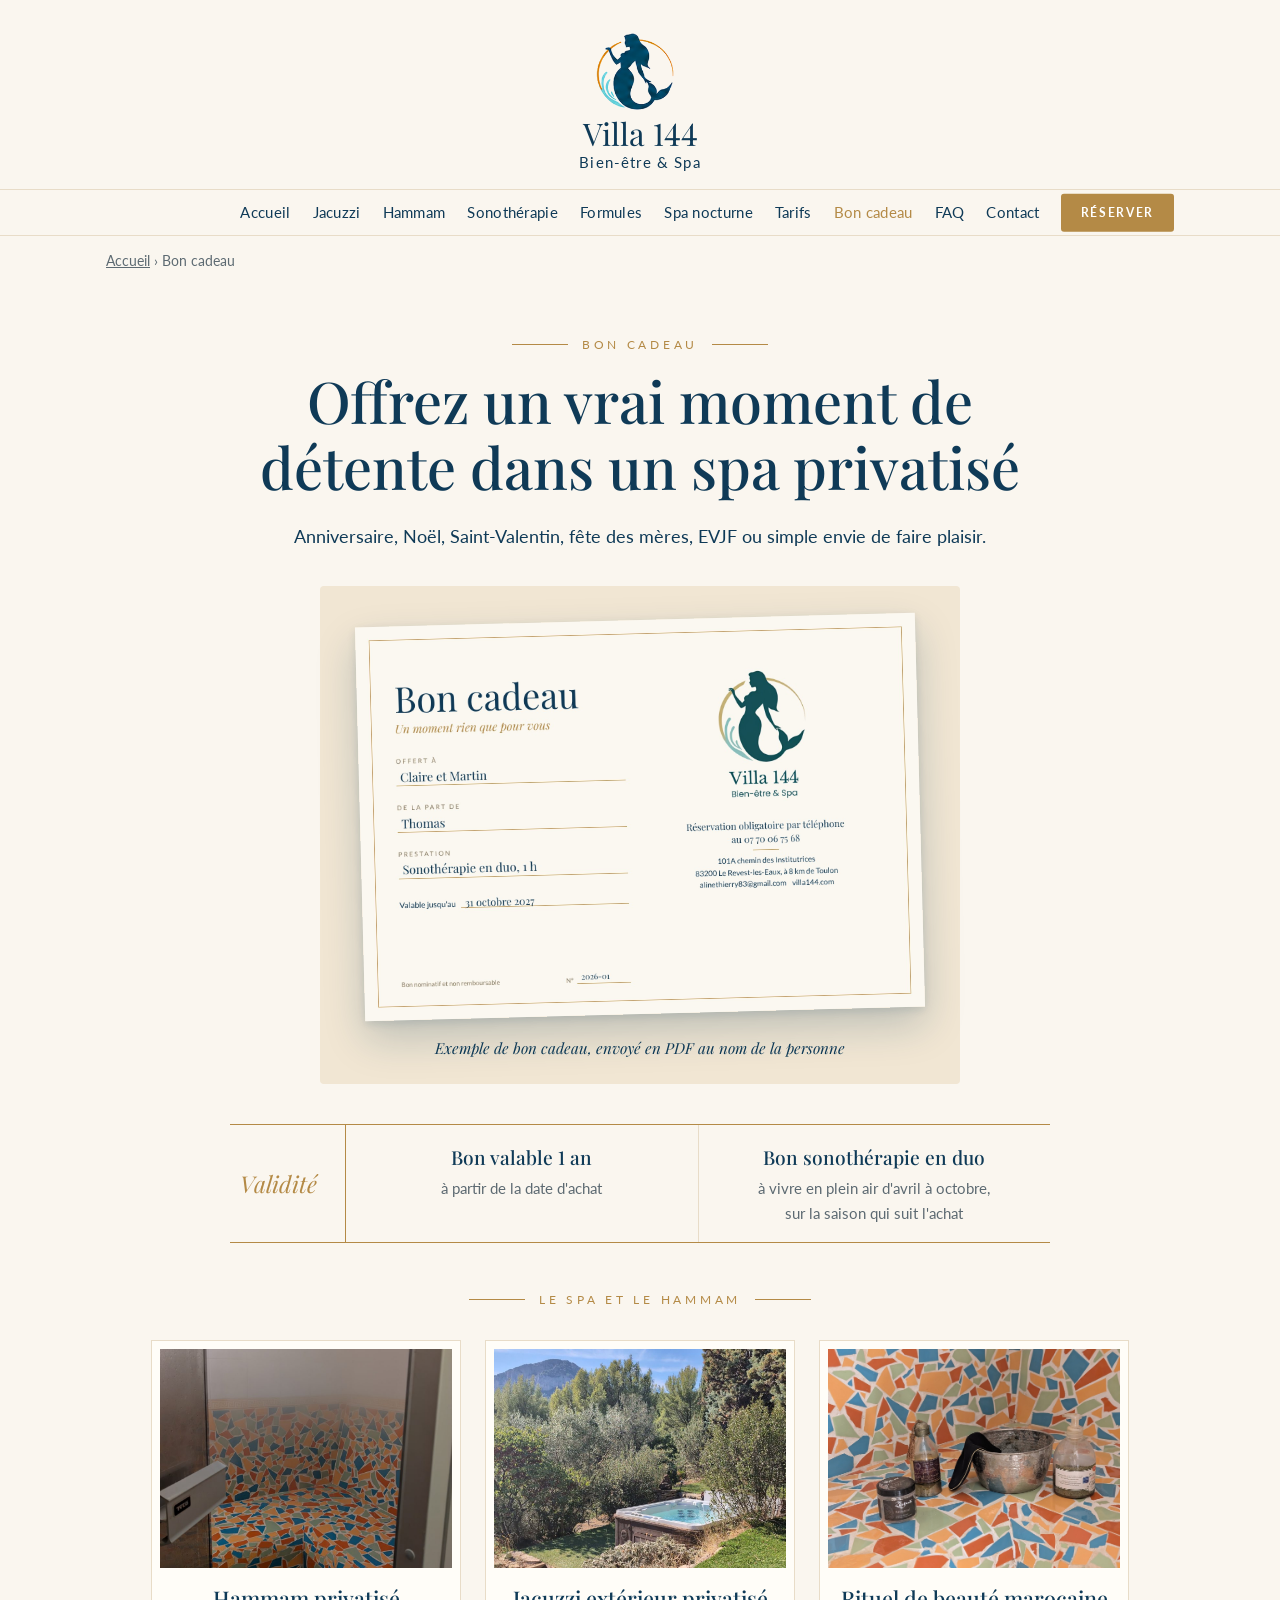
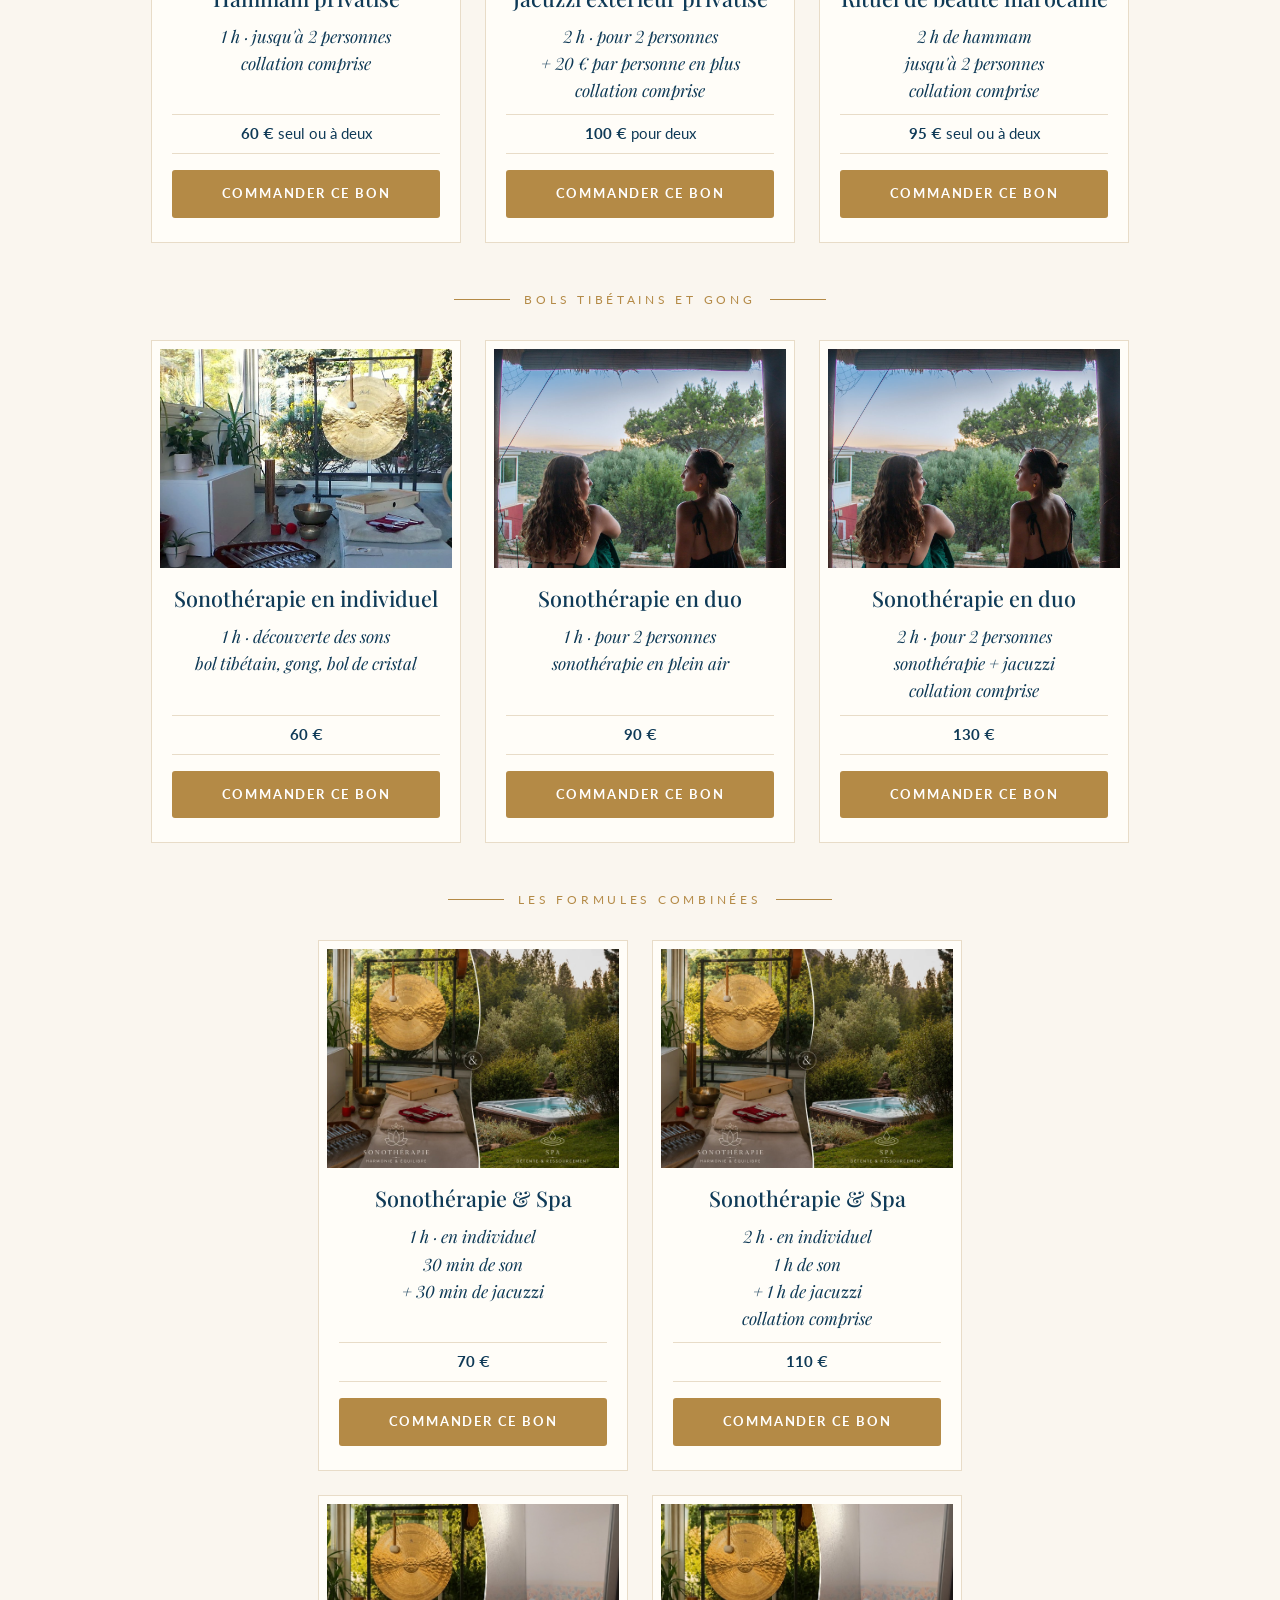
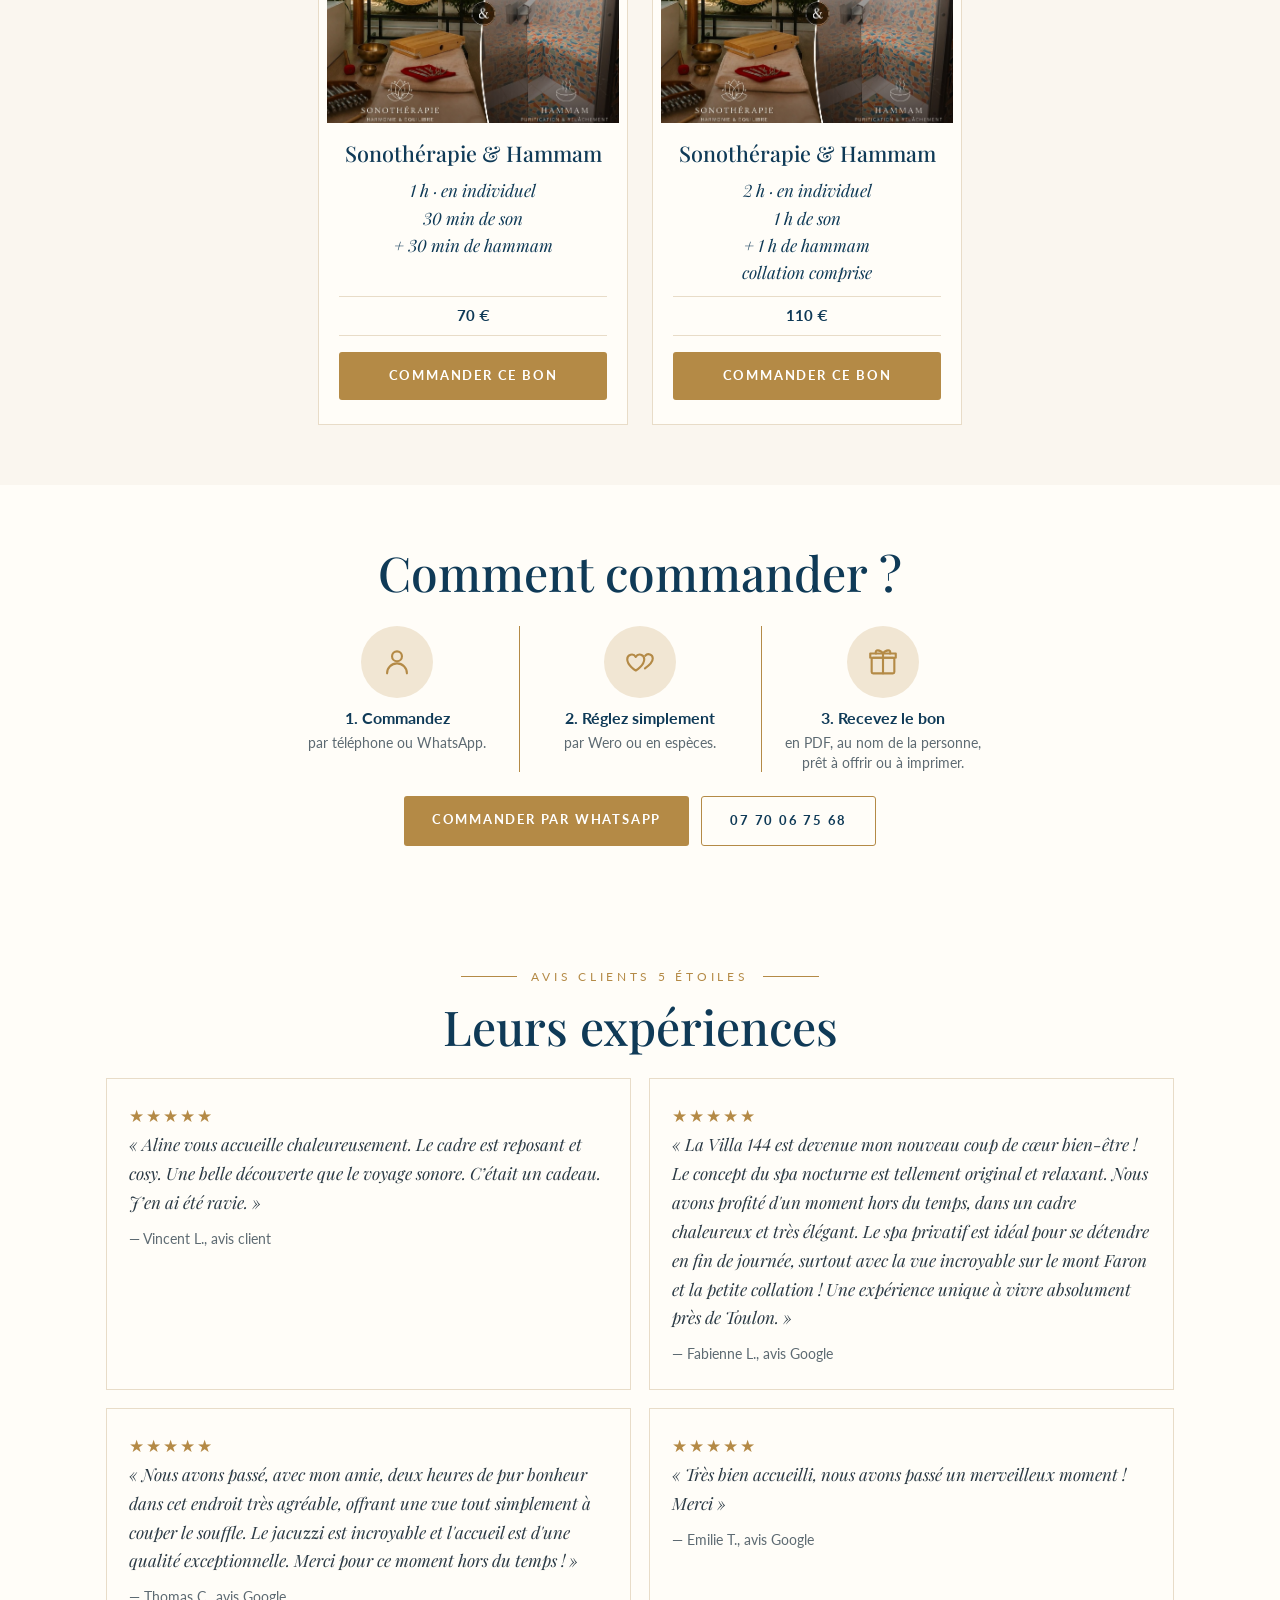
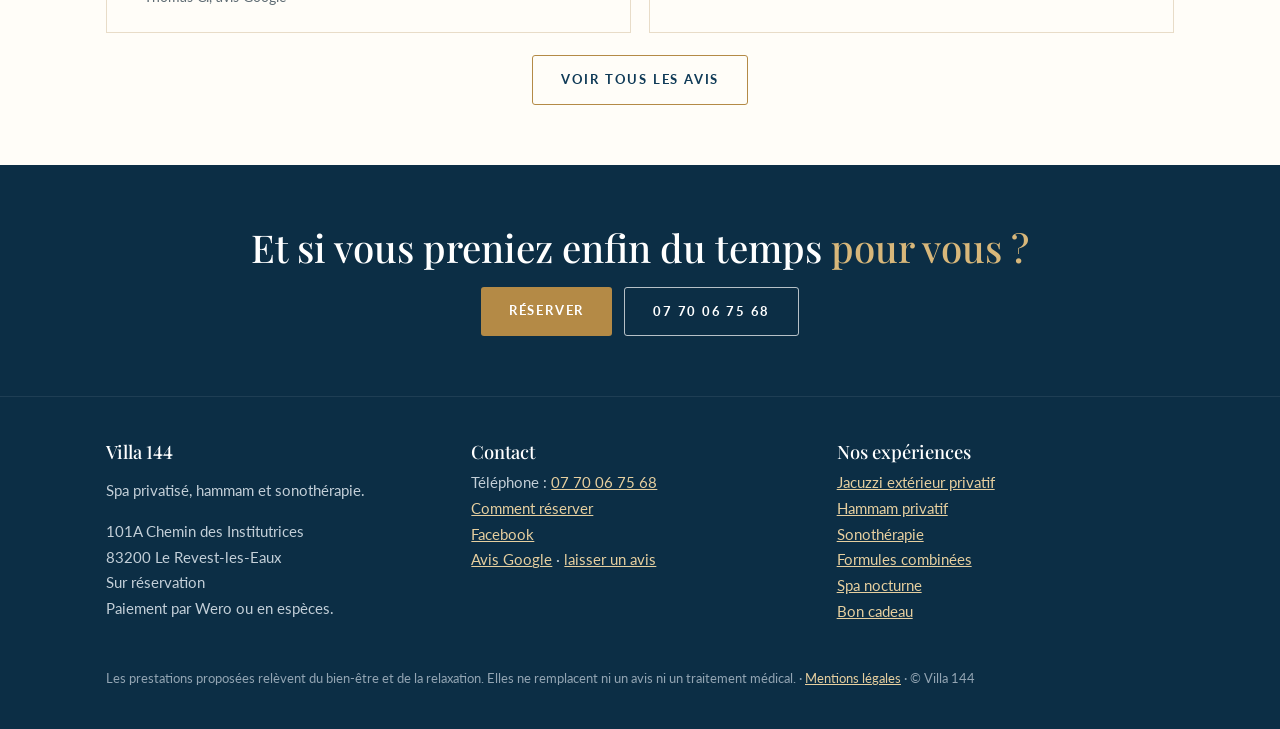
<file: bons-cadeaux.html>
<!doctype html>
<html lang="fr">
<head>
<meta charset="utf-8">
<meta name="viewport" content="width=device-width, initial-scale=1">
<title>Bon cadeau spa privatif, jacuzzi & sonothérapie près de Toulon | Villa 144</title>
<meta name="description" content="Offrez un bon cadeau Villa 144 près de Toulon : jacuzzi privatisé 100 €, hammam 60 €, rituel de beauté marocaine 95 €, sonothérapie aux bols tibétains 60 €, formules sonothérapie et spa ou hammam 70 € et 110 €, sonothérapie en duo en plein air 90 € et 130 €. Idéal pour un anniversaire, Noël, la fête des mères ou un EVJF.">
<link rel="canonical" href="https://www.villa144.com/bons-cadeaux.html">
<meta property="og:type" content="website">
<meta property="og:locale" content="fr_FR">
<meta property="og:site_name" content="Villa 144">
<meta property="og:title" content="Bon cadeau spa privatif, jacuzzi & sonothérapie près de Toulon | Villa 144">
<meta property="og:description" content="Offrez un bon cadeau Villa 144 près de Toulon : jacuzzi privatisé 100 €, hammam 60 €, rituel de beauté marocaine 95 €, sonothérapie aux bols tibétains 60 €, formules sonothérapie et spa ou hammam 70 € et 110 €, sonothérapie en duo en plein air 90 € et 130 €. Idéal pour un anniversaire, Noël, la fête des mères ou un EVJF.">
<meta property="og:url" content="https://www.villa144.com/bons-cadeaux.html">
<meta property="og:image" content="https://www.villa144.com/jacuzzi-jardin-revest-les-eaux.jpg">
<link rel="icon" type="image/png" href="/logo-villa144.png">
<link rel="preconnect" href="https://fonts.googleapis.com">
<link rel="preconnect" href="https://fonts.gstatic.com" crossorigin>
<link href="https://fonts.googleapis.com/css2?family=Lato:wght@400;700&family=Playfair+Display:ital,wght@0,500;1,500&display=swap" rel="stylesheet">
<link rel="stylesheet" href="/style.css?v=5">
<style>
/* z plus lisibles en italique : seuls les z et Z viennent d'une autre police */
@font-face{font-family:"Z Villa";font-style:italic;font-weight:500;src:url(/villa-z-italique-v1.woff2) format("woff2");unicode-range:U+7A,U+5A}
@font-face{font-family:"Z Villa";font-style:normal;font-weight:500;src:url(/villa-z-droit-v1.woff2) format("woff2");unicode-range:U+7A,U+5A}
:root{--serif:"Z Villa","Playfair Display",Georgia,"Times New Roman",serif}
</style>
<script type="application/ld+json">
{
 "@type": "DaySpa",
 "@id": "https://www.villa144.com/#villa144",
 "name": "Villa 144",
 "alternateName": "Villa 144 Bien-être & Spa",
 "url": "https://www.villa144.com/",
 "logo": "https://www.villa144.com/logo-villa144.png",
 "image": [
  "https://www.villa144.com/jacuzzi-jardin-revest-les-eaux.jpg",
  "https://www.villa144.com/jacuzzi-exterieur-soleil.jpg",
  "https://www.villa144.com/spa-nocturne-tombee-de-la-nuit.jpg",
  "https://www.villa144.com/sonotherapie-bols-tibetains-gong-cristal.jpg",
  "https://www.villa144.com/hammam-ambiance-orientale-tajine.jpg"
 ],
 "description": "Spa privatisé près de Toulon : jacuzzi extérieur (jusqu'à 4 personnes), hammam (jusqu'à 2 personnes) et sonothérapie au Revest-les-Eaux, dans un jardin avec vue sur le mont Faron.",
 "telephone": "+33770067568",
 "priceRange": "60 € - 140 €",
 "paymentAccepted": "Wero, Espèces",
 "currenciesAccepted": "EUR",
 "address": {
  "@type": "PostalAddress",
  "streetAddress": "101A Chemin des Institutrices",
  "addressLocality": "Le Revest-les-Eaux",
  "postalCode": "83200",
  "addressRegion": "Var",
  "addressCountry": "FR"
 },
 "areaServed": [
  "Le Revest-les-Eaux",
  "Toulon",
  "La Valette-du-Var",
  "La Garde",
  "La Seyne-sur-Mer",
  "Six-Fours-les-Plages",
  "Hyères",
  "Var"
 ],
 "founder": {
  "@type": "Person",
  "name": "Aline Thierry",
  "jobTitle": "Praticienne en sonothérapie"
 },
 "sameAs": [
  "https://www.facebook.com/villa144.var"
 ],
 "amenityFeature": [
  {
   "@type": "LocationFeatureSpecification",
   "name": "Jacuzzi extérieur privatif",
   "value": true
  },
  {
   "@type": "LocationFeatureSpecification",
   "name": "Hammam privatif",
   "value": true
  },
  {
   "@type": "LocationFeatureSpecification",
   "name": "Collation incluse",
   "value": true
  }
 ],
 "@context": "https://schema.org"
}
</script>
<script type="application/ld+json">
{
 "@context": "https://schema.org",
 "@type": "BreadcrumbList",
 "itemListElement": [
  {
   "@type": "ListItem",
   "position": 1,
   "name": "Accueil",
   "item": "https://www.villa144.com/"
  },
  {
   "@type": "ListItem",
   "position": 2,
   "name": "Bon cadeau",
   "item": "https://www.villa144.com/bons-cadeaux.html"
  }
 ]
}
</script>
<style>
.validite { display: grid; grid-template-columns: auto 1fr 1fr; align-items: stretch; max-width: 820px; margin: 40px auto 0; border-top: 1px solid var(--gold); border-bottom: 1px solid var(--gold); }
.validite > div { padding: 16px 18px; }
.validite > div + div { border-left: 1px solid var(--line); }
.validite .lab { display: flex; align-items: center; font-family: var(--serif); font-style: italic; color: var(--gold); font-size: 1.45rem; padding: 16px 28px 16px 10px; }
.validite .lab + div { border-left: 1px solid var(--gold); }
.validite b { display: block; font-family: var(--serif); font-weight: 500; color: var(--navy); font-size: 1.2rem; }
.validite span { display: block; color: var(--muted); font-size: .92rem; margin-top: 2px; }
@media (max-width: 560px) { .validite { grid-template-columns: 1fr 1fr; } .validite .lab { grid-column: 1 / -1; justify-content: center; padding: 12px 0 0; } .validite .lab + div { border-left: 0 !important; } .validite > div { padding: 12px 10px; } .validite b { font-size: 1.05rem; } .validite span { font-size: .84rem; } }
.gift-group { scroll-margin-top: 80px; display: flex !important; justify-content: center; margin: 46px 0 0; }
.gift-group::before, .gift-group::after { content: ""; width: 56px; height: 1px; background: var(--gold); }
.gifts .card .body { display: flex; flex-direction: column; }
.gifts .card .tag { line-height: 1.6; }
.bon-exemple { max-width: 640px; margin: 34px auto 0; padding: 34px 40px 22px; background: var(--beige); border-radius: 4px; }
.bon-exemple img { display: block; width: 100%; height: auto; transform: rotate(-1.5deg); box-shadow: 0 18px 40px rgba(15,58,87,.22), 0 3px 8px rgba(15,58,87,.12); }
.bon-exemple p { margin: 22px 0 0; font-family: var(--serif); font-style: italic; color: var(--navy); font-size: .95rem; }
@media (max-width: 560px) { .bon-exemple { padding: 22px 18px 16px; } }
</style>
</head>
<body>
<header class="site-header">
  <a class="brand" href="/"><img src="/logo-villa144.png" alt="Logo Villa 144" width="62" height="66"><span>Villa 144</span><small>Bien-être &amp; Spa</small></a>
</header>
<nav class="navbar" aria-label="Menu principal">
  <div class="wrap">
    <button class="menu-toggle" aria-expanded="false" aria-controls="menu">Menu</button>
    <ul class="menu" id="menu">
<li><a href="/">Accueil</a></li>
<li><a href="spa-privatif-jacuzzi-toulon.html">Jacuzzi</a></li>
<li><a href="hammam-privatif-toulon.html">Hammam</a></li>
<li><a href="sonotherapie-toulon.html">Sonothérapie</a></li>
<li><a href="formules-sonotherapie-spa.html">Formules</a></li>
<li><a href="spa-nocturne-toulon.html">Spa nocturne</a></li>
<li><a href="tarifs.html">Tarifs</a></li>
<li><a href="bons-cadeaux.html" aria-current="page">Bon cadeau</a></li>
<li><a href="faq.html">FAQ</a></li>
<li><a href="contact.html">Contact</a></li>
    </ul>
    <a class="btn nav-resa" href="contact.html#reservation">Réserver</a>
  </div>
</nav>
<div class="wrap breadcrumb"><a href="/">Accueil</a> › Bon cadeau</div>
<main>

<section>
  <div class="wrap center">
    <span class="eyebrow">Bon cadeau</span>
    <h1 style="text-wrap:balance">Offrez un vrai moment de détente dans un spa privatisé</h1>
    <p class="lead" style="text-wrap:balance">Anniversaire, Noël, Saint-Valentin, fête des mères, EVJF ou simple envie de faire plaisir.</p>
    <div class="bon-exemple"><img src="bon-cadeau-exemple-v1.jpg" alt="Exemple de bon cadeau Villa 144 : offert à, de la part de, prestation, date de validité et numéro du bon" width="1588" height="1118"><p>Exemple de bon cadeau, envoyé en PDF au nom de la personne</p></div>
    <div class="validite">
      <div class="lab">Validité</div>
      <div><b>Bon valable 1 an</b><span>à partir de la date&nbsp;d'achat</span></div>
      <div><b>Bon sonothérapie en duo</b><span>à vivre en plein air d'avril à octobre,<br>sur la saison qui&nbsp;suit&nbsp;l'achat</span></div>
    </div>
    <span class="eyebrow gift-group">Le spa et le hammam</span>
    <div class="gifts">
      <article class="card"><div class="img"><img src="hammam-banc-mosaique-net.jpg" alt="Bon cadeau Hammam privatisé – Villa 144" loading="lazy" width="900" height="1200"></div>
        <div class="body"><h3>Hammam privatisé</h3><p class="tag">1 h · jusqu'à 2 personnes<br>collation comprise</p><div class="meta"><b>60 €</b> seul ou à deux</div><a class="btn" href="https://wa.me/33770067568?text=Bonjour%2C%20je%20souhaite%20offrir%20le%20bon%20cadeau%20Villa%20144%20%3A%20Hammam%20privatis%C3%A9%20%281%20h%2C%20jusqu%27%C3%A0%202%20personnes%2C%20collation%20comprise%29%20%C3%A0%2060%20%E2%82%AC%20seul%20ou%20%C3%A0%20deux.">Commander ce bon</a></div></article>
<article class="card"><div class="img"><img src="jacuzzi-nature-mont-faron.jpg" alt="Bon cadeau Jacuzzi extérieur privatisé – Villa 144" loading="lazy" width="1500" height="844"></div>
        <div class="body"><h3>Jacuzzi extérieur privatisé</h3><p class="tag">2 h · pour 2 personnes<br>+ 20 € par personne en plus<br>collation comprise</p><div class="meta"><b>100 €</b> pour deux</div><a class="btn" href="https://wa.me/33770067568?text=Bonjour%2C%20je%20souhaite%20offrir%20le%20bon%20cadeau%20Villa%20144%20%3A%20Jacuzzi%20ext%C3%A9rieur%20privatis%C3%A9%20%282%20h%2C%20pour%202%20personnes%2C%20%2B%2020%20%E2%82%AC%20par%20personne%20en%20plus%2C%20collation%20comprise%29%20%C3%A0%20100%20%E2%82%AC%20pour%20deux.">Commander ce bon</a></div></article>
<article class="card"><div class="img"><img src="hammam-rituel-beaute-mosaique.jpg" alt="Bon cadeau Rituel de beauté marocaine : savon noir, gant kessa et huile d’argan sur la mosaïque du hammam – Villa 144" loading="lazy" width="1400" height="1054"></div>
        <div class="body"><h3>Rituel de beauté marocaine</h3><p class="tag">2 h de hammam<br>jusqu'à 2 personnes<br>collation comprise</p><div class="meta"><b>95 €</b> seul ou à deux</div><a class="btn" href="https://wa.me/33770067568?text=Bonjour%2C%20je%20souhaite%20offrir%20le%20bon%20cadeau%20Villa%20144%20%3A%20Rituel%20de%20beaut%C3%A9%20marocaine%20%282%20h%20de%20hammam%2C%20jusqu%27%C3%A0%202%20personnes%2C%20collation%20comprise%29%20%C3%A0%2095%20%E2%82%AC%20seul%20ou%20%C3%A0%20deux.">Commander ce bon</a></div></article>
    </div>
    <span class="eyebrow gift-group" id="sonotherapie">Bols tibétains et gong</span>
    <div class="gifts">
      <article class="card"><div class="img"><img src="sonotherapie-instruments-gong-bols-toulon.jpg" alt="Bon cadeau Sonothérapie en individuel, bols tibétains et gong – Villa 144" loading="lazy" width="995" height="584"></div>
        <div class="body"><h3>Sonothérapie en individuel</h3><p class="tag">1 h · découverte des sons<br>bol tibétain, gong, bol de cristal</p><div class="meta"><b>60 €</b></div><a class="btn" href="https://wa.me/33770067568?text=Bonjour%2C%20je%20souhaite%20offrir%20le%20bon%20cadeau%20Villa%20144%20%3A%20Sonoth%C3%A9rapie%20en%20individuel%20%281%20h%2C%20d%C3%A9couverte%20des%20sons%2C%20bol%20tib%C3%A9tain%2C%20gong%2C%20bol%20de%20cristal%29%20%C3%A0%2060%20%E2%82%AC.">Commander ce bon</a></div></article>
<article class="card"><div class="img"><img src="amies-paillote-vue-collines.jpg" alt="Bon cadeau Sonothérapie en duo, en plein air – Villa 144" loading="lazy" width="1066" height="1600"></div>
        <div class="body"><h3>Sonothérapie en duo</h3><p class="tag">1 h · pour 2 personnes<br>sonothérapie en plein air</p><div class="meta"><b>90 €</b></div><a class="btn" href="https://wa.me/33770067568?text=Bonjour%2C%20je%20souhaite%20offrir%20le%20bon%20cadeau%20Villa%20144%20%3A%20Sonoth%C3%A9rapie%20en%20duo%20%281%20h%2C%20pour%202%20personnes%2C%20sonoth%C3%A9rapie%20en%20plein%20air%29%20%C3%A0%2090%20%E2%82%AC.">Commander ce bon</a></div></article>
<article class="card"><div class="img"><img src="amies-paillote-vue-collines.jpg" alt="Bon cadeau Sonothérapie en duo, en plein air – Villa 144" loading="lazy" width="1066" height="1600"></div>
        <div class="body"><h3>Sonothérapie en duo</h3><p class="tag">2 h · pour 2 personnes<br>sonothérapie + jacuzzi<br>collation comprise</p><div class="meta"><b>130 €</b></div><a class="btn" href="https://wa.me/33770067568?text=Bonjour%2C%20je%20souhaite%20offrir%20le%20bon%20cadeau%20Villa%20144%20%3A%20Sonoth%C3%A9rapie%20en%20duo%20%282%20h%2C%20pour%202%20personnes%2C%20sonoth%C3%A9rapie%20%2B%20jacuzzi%2C%20collation%20comprise%29%20%C3%A0%20130%20%E2%82%AC.">Commander ce bon</a></div></article>
    </div>
    <span class="eyebrow gift-group">Les formules combinées</span>
    <div class="gifts" style="max-width:700px;margin-left:auto;margin-right:auto">
      <article class="card"><div class="img"><img src="formule-sonotherapie-spa.jpg" alt="Bon cadeau Sonothérapie &amp; Spa – Villa 144" loading="lazy" width="1536" height="1024"></div>
        <div class="body"><h3>Sonothérapie &amp; Spa</h3><p class="tag">1 h · en individuel<br>30 min de son<br>+ 30 min de jacuzzi</p><div class="meta"><b>70 €</b></div><a class="btn" href="https://wa.me/33770067568?text=Bonjour%2C%20je%20souhaite%20offrir%20le%20bon%20cadeau%20Villa%20144%20%3A%20Sonoth%C3%A9rapie%20%26%20Spa%20%281%20h%2C%20en%20individuel%2C%2030%20min%20de%20son%20%2B%2030%20min%20de%20jacuzzi%29%20%C3%A0%2070%20%E2%82%AC.">Commander ce bon</a></div></article>
<article class="card"><div class="img"><img src="formule-sonotherapie-spa.jpg" alt="Bon cadeau Sonothérapie &amp; Spa – Villa 144" loading="lazy" width="1536" height="1024"></div>
        <div class="body"><h3>Sonothérapie &amp; Spa</h3><p class="tag">2 h · en individuel<br>1 h de son<br>+ 1 h de jacuzzi<br>collation comprise</p><div class="meta"><b>110 €</b></div><a class="btn" href="https://wa.me/33770067568?text=Bonjour%2C%20je%20souhaite%20offrir%20le%20bon%20cadeau%20Villa%20144%20%3A%20Sonoth%C3%A9rapie%20%26%20Spa%20%282%20h%2C%20en%20individuel%2C%201%20h%20de%20son%20%2B%201%20h%20de%20jacuzzi%2C%20collation%20comprise%29%20%C3%A0%20110%20%E2%82%AC.">Commander ce bon</a></div></article>
<article class="card"><div class="img"><img src="formule-sonotherapie-hammam-v2.jpg" alt="Bon cadeau Sonothérapie &amp; Hammam – Villa 144" loading="lazy" width="1282" height="1024"></div>
        <div class="body"><h3>Sonothérapie &amp; Hammam</h3><p class="tag">1 h · en individuel<br>30 min de son<br>+ 30 min de hammam</p><div class="meta"><b>70 €</b></div><a class="btn" href="https://wa.me/33770067568?text=Bonjour%2C%20je%20souhaite%20offrir%20le%20bon%20cadeau%20Villa%20144%20%3A%20Sonoth%C3%A9rapie%20%26%20Hammam%20%281%20h%2C%20en%20individuel%2C%2030%20min%20de%20son%20%2B%2030%20min%20de%20hammam%29%20%C3%A0%2070%20%E2%82%AC.">Commander ce bon</a></div></article>
<article class="card"><div class="img"><img src="formule-sonotherapie-hammam-v2.jpg" alt="Bon cadeau Sonothérapie &amp; Hammam – Villa 144" loading="lazy" width="1282" height="1024"></div>
        <div class="body"><h3>Sonothérapie &amp; Hammam</h3><p class="tag">2 h · en individuel<br>1 h de son<br>+ 1 h de hammam<br>collation comprise</p><div class="meta"><b>110 €</b></div><a class="btn" href="https://wa.me/33770067568?text=Bonjour%2C%20je%20souhaite%20offrir%20le%20bon%20cadeau%20Villa%20144%20%3A%20Sonoth%C3%A9rapie%20%26%20Hammam%20%282%20h%2C%20en%20individuel%2C%201%20h%20de%20son%20%2B%201%20h%20de%20hammam%2C%20collation%20comprise%29%20%C3%A0%20110%20%E2%82%AC.">Commander ce bon</a></div></article>
    </div>
  </div>
</section>
<section class="paper">
  <div class="wrap narrow center">
    <h2>Comment commander ?</h2>
    <div class="icons n3"><div><span class="ico"><svg viewBox="0 0 24 24" aria-hidden="true"><circle cx="12" cy="8" r="3.5"/><path d="M5 20a7 7 0 0 1 14 0"/></svg></span><b>1. Commandez</b><p>par téléphone ou WhatsApp.</p></div><div><span class="ico"><svg viewBox="0 0 24 24" aria-hidden="true"><path d="M9 18s-6-3.6-6-8a3.2 3.2 0 0 1 6-1.6A3.2 3.2 0 0 1 15 10c0 4.4-6 8-6 8z"/><path d="M15.5 16.5c2.5-1.8 5.5-4.2 5.5-7a3 3 0 0 0-5.3-1.9"/></svg></span><b>2. Réglez simplement</b><p>par Wero ou en espèces.</p></div><div><span class="ico"><svg viewBox="0 0 24 24" aria-hidden="true"><rect x="4" y="9" width="16" height="11" rx="1"/><path d="M3 9h18v-3H3zM12 6v14"/><path d="M12 6c-2-3-6-3-5 0M12 6c2-3 6-3 5 0"/></svg></span><b>3. Recevez le bon</b><p>en PDF, au nom de la personne, prêt à offrir ou à imprimer.</p></div></div>
    <div class="actions" style="justify-content:center;margin-top:24px"><a class="btn" href="https://wa.me/33770067568?text=Bonjour%2C%20je%20souhaite%20offrir%20un%20bon%20cadeau%20Villa%20144.">Commander par WhatsApp</a><a class="btn outline" href="tel:+33770067568">07 70 06 75 68</a></div>
  </div>
</section>

<section class="paper">
  <div class="wrap center">
    <span class="eyebrow">Avis clients 5 étoiles</span>
    <h2 class="h2-one">Leurs expériences</h2>
    <div class="reviews four" style="margin-top:24px;text-align:left">
<blockquote class="review"><div class="stars" aria-label="5 étoiles sur 5">★★★★★</div>« Aline vous accueille chaleureusement. Le cadre est reposant et cosy. Une belle découverte que le voyage sonore. C’était un cadeau. J’en ai été ravie. »<cite>— Vincent L., avis client</cite></blockquote>
<blockquote class="review"><div class="stars" aria-label="5 étoiles sur 5">★★★★★</div>« La Villa 144 est devenue mon nouveau coup de cœur bien-être ! Le concept du spa nocturne est tellement original et relaxant. Nous avons profité d'un moment hors du temps, dans un cadre chaleureux et très élégant. Le spa privatif est idéal pour se détendre en fin de journée, surtout avec la vue incroyable sur le mont Faron et la petite collation ! Une expérience unique à vivre absolument près de Toulon. »<cite>— Fabienne L., avis Google</cite></blockquote>
<blockquote class="review"><div class="stars" aria-label="5 étoiles sur 5">★★★★★</div>« Nous avons passé, avec mon amie, deux heures de pur bonheur dans cet endroit très agréable, offrant une vue tout simplement à couper le souffle. Le jacuzzi est incroyable et l'accueil est d'une qualité exceptionnelle. Merci pour ce moment hors du temps ! »<cite>— Thomas C., avis Google</cite></blockquote>
<blockquote class="review"><div class="stars" aria-label="5 étoiles sur 5">★★★★★</div>« Très bien accueilli, nous avons passé un merveilleux moment ! Merci »<cite>— Emilie T., avis Google</cite></blockquote>
    </div>
    <div class="actions" style="justify-content:center;margin-top:22px"><a class="btn outline" href="https://www.google.com/search?q=Villa+144+Le+Revest-les-Eaux+avis">Voir tous les avis</a></div>
  </div>
</section>

</main>
<section class="cta-band">
  <div class="wrap center">
    <h2>Et si vous preniez enfin du temps <em>pour vous ?</em></h2>
    <div class="actions" style="justify-content:center;margin-top:18px">
      <a class="btn" href="contact.html#reservation">Réserver</a>
      <a class="btn light" href="tel:+33770067568">07 70 06 75 68</a>
    </div>
  </div>
</section>
<footer>
  <div class="wrap">
    <div class="cols">
      <div>
        <h3>Villa 144</h3>
        <p>Spa privatisé, hammam et sonothérapie.</p>
        <p>101A Chemin des Institutrices<br>83200 Le Revest-les-Eaux<br>Sur réservation<br>Paiement par Wero ou en espèces.</p>
      </div>
      <div>
        <h3>Contact</h3>
        <ul>
          <li>Téléphone : <a href="tel:+33770067568">07 70 06 75 68</a></li>
          <li><a href="contact.html#reservation">Comment réserver</a></li>
          <li><a href="https://www.facebook.com/villa144.var">Facebook</a></li>
          <li><a href="https://www.google.com/search?q=Villa+144+Le+Revest-les-Eaux+avis">Avis Google</a> · <a href="https://g.page/r/CYbfHv7cvmc7EBM/review">laisser un avis</a></li>
        </ul>
      </div>
      <div>
        <h3>Nos expériences</h3>
        <ul>
          <li><a href="spa-privatif-jacuzzi-toulon.html">Jacuzzi extérieur privatif</a></li>
          <li><a href="hammam-privatif-toulon.html">Hammam privatif</a></li>
          <li><a href="sonotherapie-toulon.html">Sonothérapie</a></li>
          <li><a href="formules-sonotherapie-spa.html">Formules combinées</a></li>
          <li><a href="spa-nocturne-toulon.html">Spa nocturne</a></li>
          <li><a href="bons-cadeaux.html">Bon cadeau</a></li>
        </ul>
      </div>
    </div>
    <p class="legal">Les prestations proposées relèvent du bien-être et de la relaxation. Elles ne remplacent ni un avis ni un traitement médical. · <a href="mentions-legales.html">Mentions légales</a> · © Villa 144</p>
  </div>
</footer>
<div class="mobile-bar" style="grid-template-columns:1fr 1fr 1fr"><a class="resa" href="contact.html#reservation">Réserver</a><a class="tel" href="tel:+33770067568">Appeler</a><a class="wa" href="https://wa.me/33770067568?text=Bonjour%2C%20je%20souhaite%20des%20informations%20sur%20Villa%20144." style="background:#1f9d55;color:#fff">WhatsApp</a></div>
<script>
  var t = document.querySelector('.menu-toggle'), m = document.getElementById('menu');
  t.addEventListener('click', function () { var o = m.classList.toggle('open'); t.setAttribute('aria-expanded', o); });
  var els = document.querySelectorAll('main section > .wrap');
  if ('IntersectionObserver' in window) {
    var io = new IntersectionObserver(function (es) { es.forEach(function (e) { if (e.isIntersecting) { e.target.classList.add('visible'); io.unobserve(e.target); } }); }, { threshold: .12 });
    els.forEach(function (el, i) { if (i > 0) { el.classList.add('reveal'); io.observe(el); } });
  }
</script>
</body>
</html>
</file>
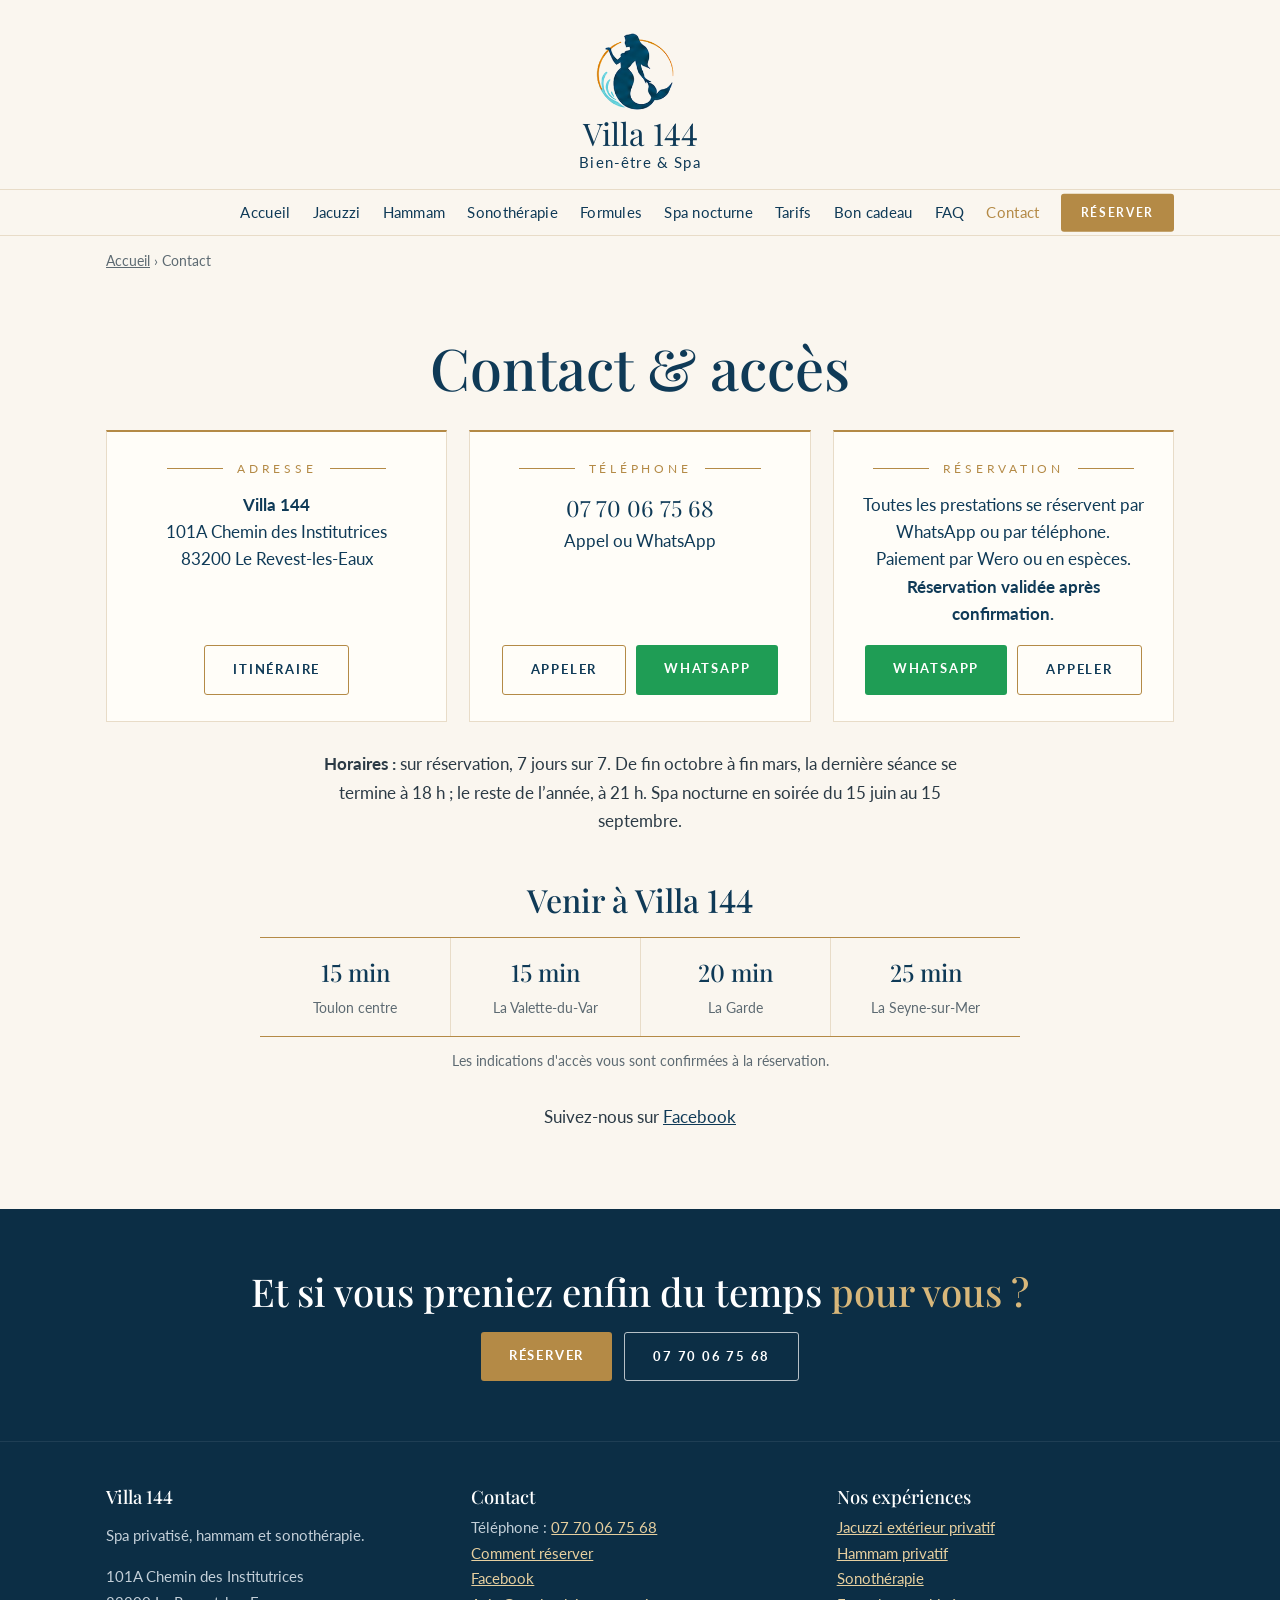
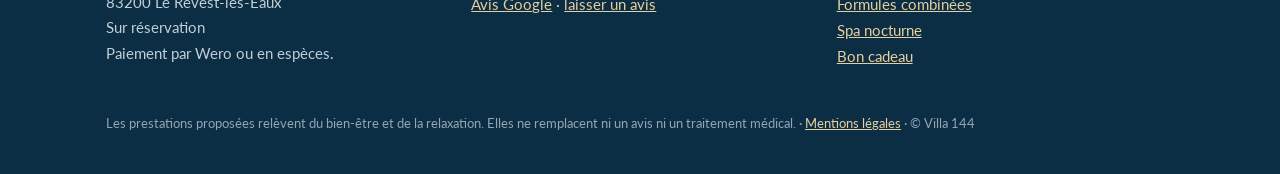
<file: contact.html>
<!doctype html>
<html lang="fr">
<head>
<meta charset="utf-8">
<meta name="viewport" content="width=device-width, initial-scale=1">
<title>Contact & accès – Villa 144, Le Revest-les-Eaux (83200)</title>
<meta name="description" content="Villa 144, 101A Chemin des Institutrices, 83200 Le Revest-les-Eaux, à 8 km de Toulon. Réservation par WhatsApp ou téléphone au 07 70 06 75 68.">
<link rel="canonical" href="https://www.villa144.com/contact.html">
<meta property="og:type" content="website">
<meta property="og:locale" content="fr_FR">
<meta property="og:site_name" content="Villa 144">
<meta property="og:title" content="Contact & accès – Villa 144, Le Revest-les-Eaux (83200)">
<meta property="og:description" content="Villa 144, 101A Chemin des Institutrices, 83200 Le Revest-les-Eaux, à 8 km de Toulon. Réservation par WhatsApp ou téléphone au 07 70 06 75 68.">
<meta property="og:url" content="https://www.villa144.com/contact.html">
<meta property="og:image" content="https://www.villa144.com/jacuzzi-jardin-revest-les-eaux.jpg">
<link rel="icon" type="image/png" href="/logo-villa144.png">
<link rel="preconnect" href="https://fonts.googleapis.com">
<link rel="preconnect" href="https://fonts.gstatic.com" crossorigin>
<link href="https://fonts.googleapis.com/css2?family=Lato:wght@400;700&family=Playfair+Display:ital,wght@0,500;1,500&display=swap" rel="stylesheet">
<link rel="stylesheet" href="/style.css?v=5">
<style>
/* z plus lisibles en italique : seuls les z et Z viennent d'une autre police */
@font-face{font-family:"Z Villa";font-style:italic;font-weight:500;src:url(/villa-z-italique-v1.woff2) format("woff2");unicode-range:U+7A,U+5A}
@font-face{font-family:"Z Villa";font-style:normal;font-weight:500;src:url(/villa-z-droit-v1.woff2) format("woff2");unicode-range:U+7A,U+5A}
:root{--serif:"Z Villa","Playfair Display",Georgia,"Times New Roman",serif}
</style>
<script type="application/ld+json">
{
 "@type": "DaySpa",
 "@id": "https://www.villa144.com/#villa144",
 "name": "Villa 144",
 "alternateName": "Villa 144 Bien-être & Spa",
 "url": "https://www.villa144.com/",
 "logo": "https://www.villa144.com/logo-villa144.png",
 "image": [
  "https://www.villa144.com/jacuzzi-jardin-revest-les-eaux.jpg",
  "https://www.villa144.com/jacuzzi-exterieur-soleil.jpg",
  "https://www.villa144.com/spa-nocturne-tombee-de-la-nuit.jpg",
  "https://www.villa144.com/sonotherapie-bols-tibetains-gong-cristal.jpg",
  "https://www.villa144.com/hammam-ambiance-orientale-tajine.jpg"
 ],
 "description": "Spa privatisé près de Toulon : jacuzzi extérieur (jusqu'à 4 personnes), hammam (jusqu'à 2 personnes) et sonothérapie au Revest-les-Eaux, dans un jardin avec vue sur le mont Faron.",
 "telephone": "+33770067568",
 "priceRange": "60 € - 140 €",
 "paymentAccepted": "Wero, Espèces",
 "currenciesAccepted": "EUR",
 "address": {
  "@type": "PostalAddress",
  "streetAddress": "101A Chemin des Institutrices",
  "addressLocality": "Le Revest-les-Eaux",
  "postalCode": "83200",
  "addressRegion": "Var",
  "addressCountry": "FR"
 },
 "areaServed": [
  "Le Revest-les-Eaux",
  "Toulon",
  "La Valette-du-Var",
  "La Garde",
  "La Seyne-sur-Mer",
  "Six-Fours-les-Plages",
  "Hyères",
  "Var"
 ],
 "founder": {
  "@type": "Person",
  "name": "Aline Thierry",
  "jobTitle": "Praticienne en sonothérapie"
 },
 "sameAs": [
  "https://www.facebook.com/villa144.var"
 ],
 "amenityFeature": [
  {
   "@type": "LocationFeatureSpecification",
   "name": "Jacuzzi extérieur privatif",
   "value": true
  },
  {
   "@type": "LocationFeatureSpecification",
   "name": "Hammam privatif",
   "value": true
  },
  {
   "@type": "LocationFeatureSpecification",
   "name": "Collation incluse",
   "value": true
  }
 ],
 "@context": "https://schema.org"
}
</script>
<script type="application/ld+json">
{
 "@context": "https://schema.org",
 "@type": "BreadcrumbList",
 "itemListElement": [
  {
   "@type": "ListItem",
   "position": 1,
   "name": "Accueil",
   "item": "https://www.villa144.com/"
  },
  {
   "@type": "ListItem",
   "position": 2,
   "name": "Contact",
   "item": "https://www.villa144.com/contact.html"
  }
 ]
}
</script>
</head>
<body>
<header class="site-header">
  <a class="brand" href="/"><img src="/logo-villa144.png" alt="Logo Villa 144" width="62" height="66"><span>Villa 144</span><small>Bien-être &amp; Spa</small></a>
</header>
<nav class="navbar" aria-label="Menu principal">
  <div class="wrap">
    <button class="menu-toggle" aria-expanded="false" aria-controls="menu">Menu</button>
    <ul class="menu" id="menu">
<li><a href="/">Accueil</a></li>
<li><a href="spa-privatif-jacuzzi-toulon.html">Jacuzzi</a></li>
<li><a href="hammam-privatif-toulon.html">Hammam</a></li>
<li><a href="sonotherapie-toulon.html">Sonothérapie</a></li>
<li><a href="formules-sonotherapie-spa.html">Formules</a></li>
<li><a href="spa-nocturne-toulon.html">Spa nocturne</a></li>
<li><a href="tarifs.html">Tarifs</a></li>
<li><a href="bons-cadeaux.html">Bon cadeau</a></li>
<li><a href="faq.html">FAQ</a></li>
<li><a href="contact.html" aria-current="page">Contact</a></li>
    </ul>
    <a class="btn nav-resa" href="contact.html#reservation">Réserver</a>
  </div>
</nav>
<div class="wrap breadcrumb"><a href="/">Accueil</a> › Contact</div>
<main>

<section>
  <div class="wrap center">
    <h1>Contact &amp; accès</h1>
    <div class="contact-cards">
      <div class="ccard">
        <span class="eyebrow">Adresse</span>
        <p><b>Villa 144</b><br>101A Chemin des Institutrices<br>83200 Le Revest-les-Eaux</p>
        <a class="btn outline" href="https://www.google.com/maps/search/?api=1&amp;query=Villa+144+101A+Chemin+des+Institutrices+83200+Le+Revest-les-Eaux">Itinéraire</a>
      </div>
      <div class="ccard">
        <span class="eyebrow">Téléphone</span>
        <p><a href="tel:+33770067568" style="font-family:var(--serif);font-size:1.4rem;text-decoration:none">07 70 06 75 68</a><br>Appel ou WhatsApp</p>
        <div class="ccard-btns"><a class="btn outline" href="tel:+33770067568">Appeler</a><a class="btn wa-btn" href="https://wa.me/33770067568?text=Bonjour%2C%20je%20souhaite%20des%20informations%20sur%20Villa%20144.">WhatsApp</a></div>
      </div>
      <div class="ccard" id="reservation" style="scroll-margin-top:90px">
        <span class="eyebrow">Réservation</span>
        <p>Toutes les prestations se réservent par WhatsApp ou par téléphone.<br>Paiement par Wero ou en espèces.<br><b>Réservation validée après confirmation.</b></p>
        <div class="ccard-btns"><a class="btn wa-btn" href="https://wa.me/33770067568?text=Bonjour%2C%20je%20souhaite%20r%C3%A9server%20chez%20Villa%20144.%20Quelles%20sont%20vos%20disponibilit%C3%A9s%20%3F">WhatsApp</a><a class="btn outline" href="tel:+33770067568">Appeler</a></div>
      </div>
    </div>
    <p style="margin:28px auto 0;max-width:640px"><b>Horaires :</b> sur réservation, 7 jours sur 7. De fin octobre à fin mars, la dernière séance se termine à 18 h ; le reste de l’année, à 21 h. Spa nocturne en soirée du 15 juin au 15 septembre.</p>
    <div class="access">
      <h2>Venir à Villa 144</h2>
      <div class="times">
        <div><b>15 min</b><span>Toulon centre</span></div>
        <div><b>15 min</b><span>La Valette-du-Var</span></div>
        <div><b>20 min</b><span>La Garde</span></div>
        <div><b>25 min</b><span>La Seyne-sur-Mer</span></div>
      </div>
      <p class="note">Les indications d'accès vous sont confirmées à la réservation.</p>
    </div>
    <p style="margin-top:30px">Suivez-nous sur <a href="https://www.facebook.com/villa144.var">Facebook</a></p>
  </div>
</section>

</main>
<section class="cta-band">
  <div class="wrap center">
    <h2>Et si vous preniez enfin du temps <em>pour vous ?</em></h2>
    <div class="actions" style="justify-content:center;margin-top:18px">
      <a class="btn" href="#reservation">Réserver</a>
      <a class="btn light" href="tel:+33770067568">07 70 06 75 68</a>
    </div>
  </div>
</section>
<footer>
  <div class="wrap">
    <div class="cols">
      <div>
        <h3>Villa 144</h3>
        <p>Spa privatisé, hammam et sonothérapie.</p>
        <p>101A Chemin des Institutrices<br>83200 Le Revest-les-Eaux<br>Sur réservation<br>Paiement par Wero ou en espèces.</p>
      </div>
      <div>
        <h3>Contact</h3>
        <ul>
          <li>Téléphone : <a href="tel:+33770067568">07 70 06 75 68</a></li>
          <li><a href="contact.html#reservation">Comment réserver</a></li>
          <li><a href="https://www.facebook.com/villa144.var">Facebook</a></li>
          <li><a href="https://www.google.com/search?q=Villa+144+Le+Revest-les-Eaux+avis">Avis Google</a> · <a href="https://g.page/r/CYbfHv7cvmc7EBM/review">laisser un avis</a></li>
        </ul>
      </div>
      <div>
        <h3>Nos expériences</h3>
        <ul>
          <li><a href="spa-privatif-jacuzzi-toulon.html">Jacuzzi extérieur privatif</a></li>
          <li><a href="hammam-privatif-toulon.html">Hammam privatif</a></li>
          <li><a href="sonotherapie-toulon.html">Sonothérapie</a></li>
          <li><a href="formules-sonotherapie-spa.html">Formules combinées</a></li>
          <li><a href="spa-nocturne-toulon.html">Spa nocturne</a></li>
          <li><a href="bons-cadeaux.html">Bon cadeau</a></li>
        </ul>
      </div>
    </div>
    <p class="legal">Les prestations proposées relèvent du bien-être et de la relaxation. Elles ne remplacent ni un avis ni un traitement médical. · <a href="mentions-legales.html">Mentions légales</a> · © Villa 144</p>
  </div>
</footer>
<div class="mobile-bar" style="grid-template-columns:1fr 1fr 1fr"><a class="resa" href="contact.html#reservation">Réserver</a><a class="tel" href="tel:+33770067568">Appeler</a><a class="wa" href="https://wa.me/33770067568?text=Bonjour%2C%20je%20souhaite%20des%20informations%20sur%20Villa%20144." style="background:#1f9d55;color:#fff">WhatsApp</a></div>
<script>
  var t = document.querySelector('.menu-toggle'), m = document.getElementById('menu');
  t.addEventListener('click', function () { var o = m.classList.toggle('open'); t.setAttribute('aria-expanded', o); });
  var els = document.querySelectorAll('main section > .wrap');
  if ('IntersectionObserver' in window) {
    var io = new IntersectionObserver(function (es) { es.forEach(function (e) { if (e.isIntersecting) { e.target.classList.add('visible'); io.unobserve(e.target); } }); }, { threshold: .12 });
    els.forEach(function (el, i) { if (i > 0) { el.classList.add('reveal'); io.observe(el); } });
  }
</script>
</body>
</html>
</file>
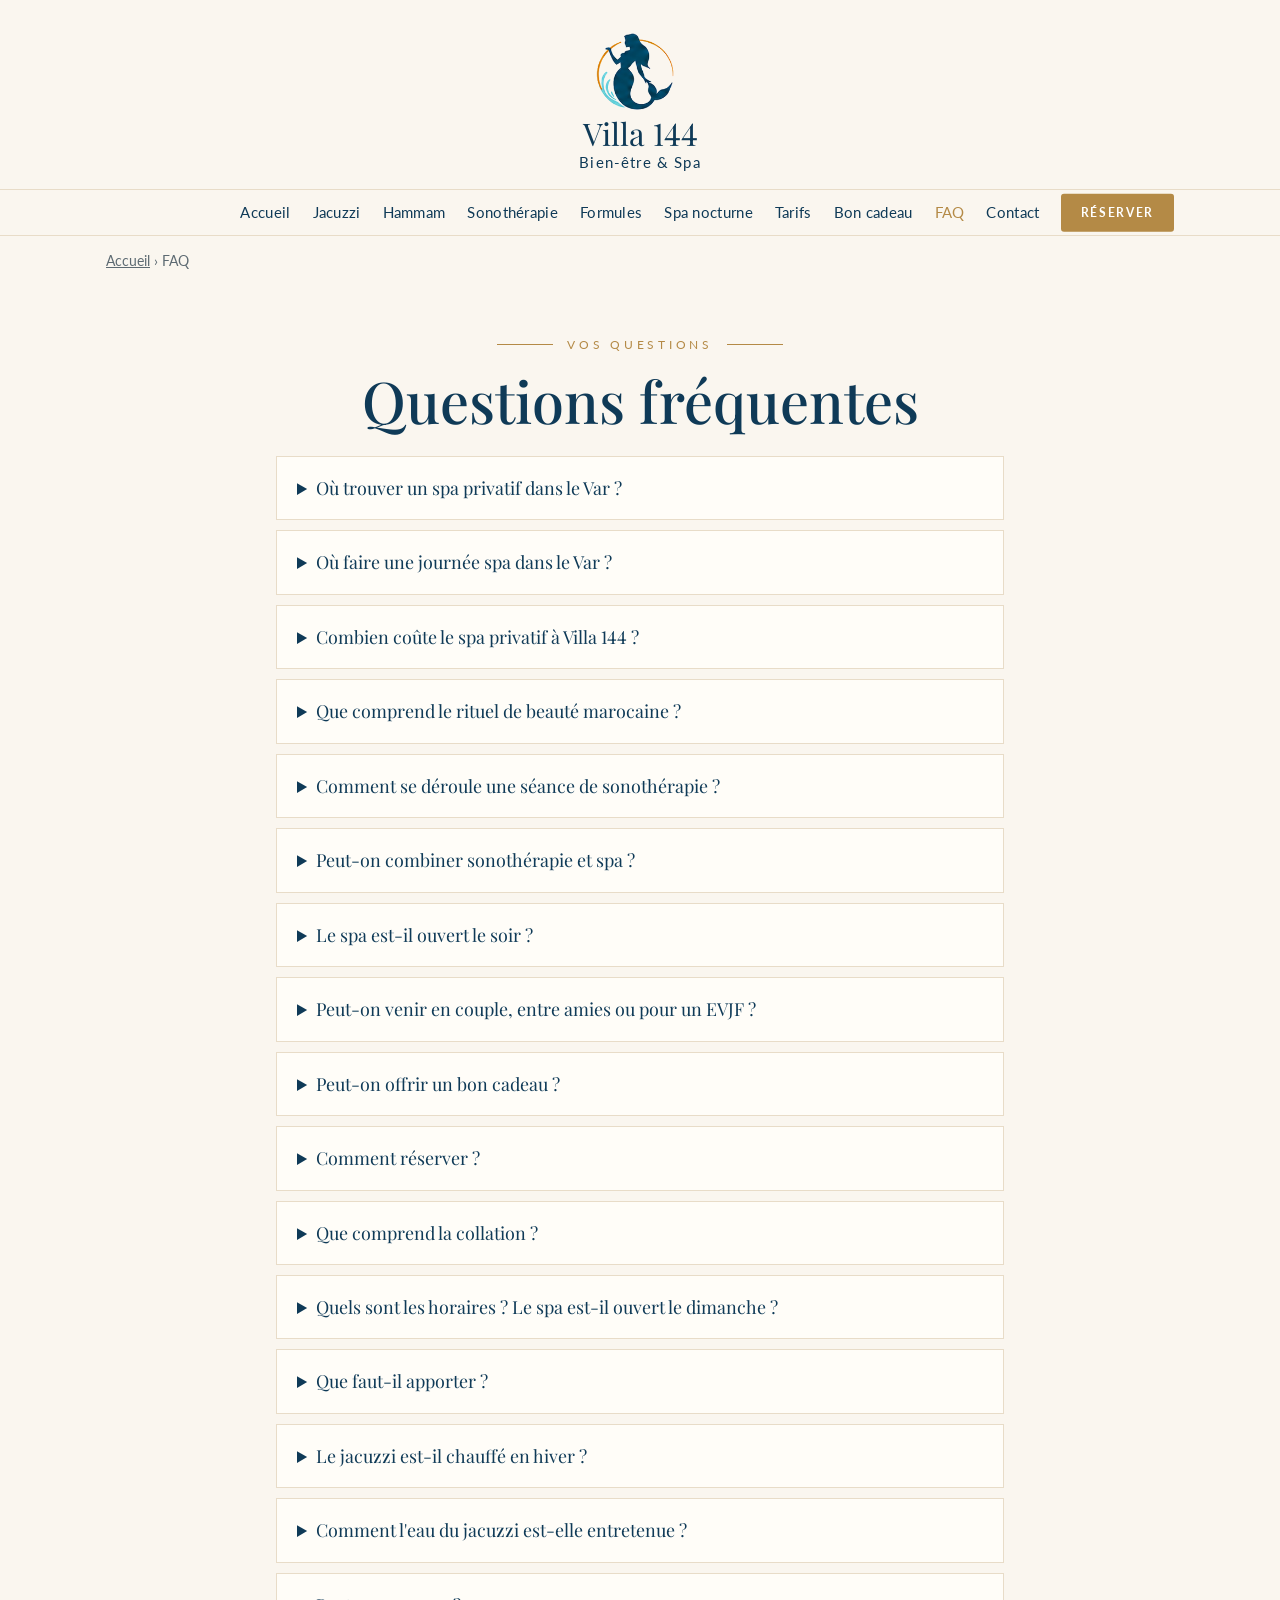
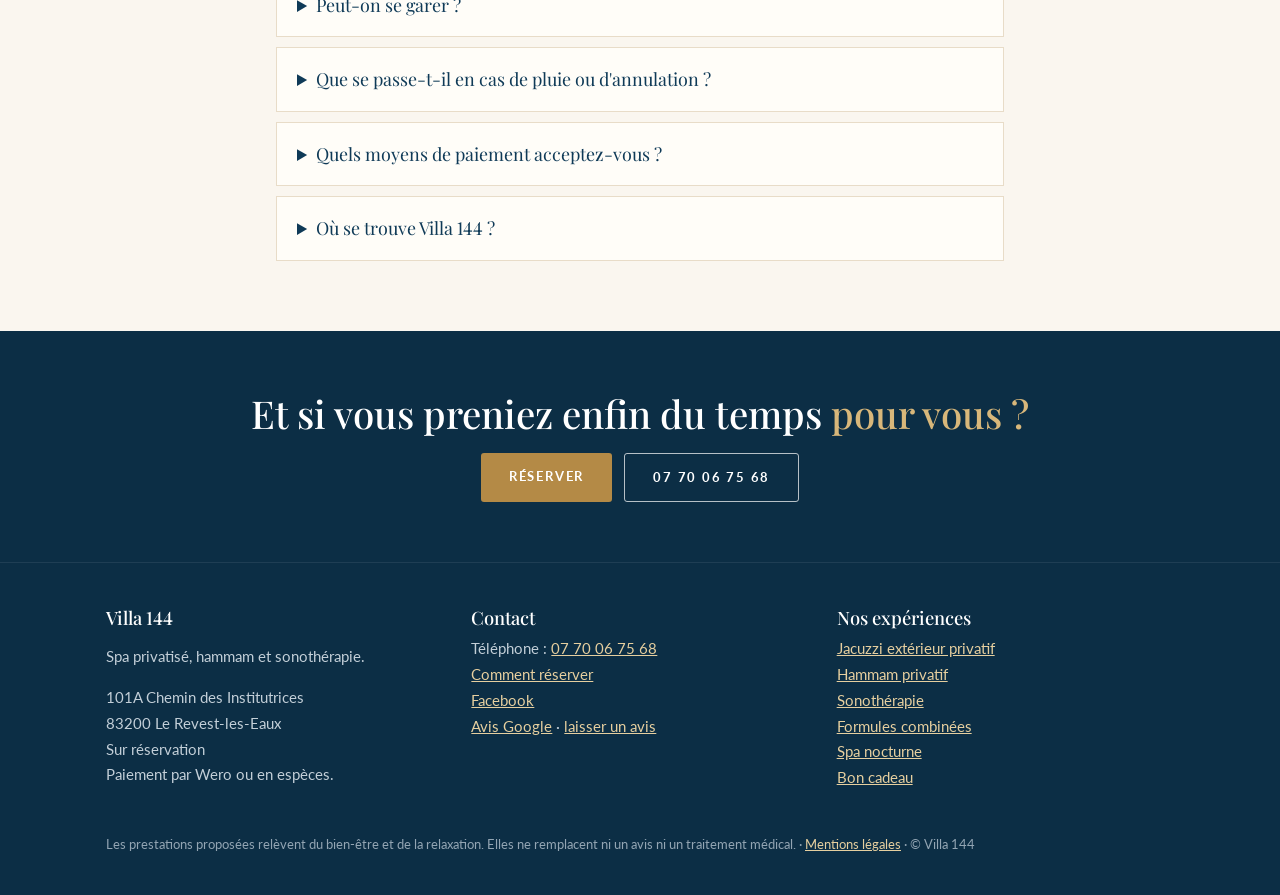
<file: faq.html>
<!doctype html>
<html lang="fr">
<head>
<meta charset="utf-8">
<meta name="viewport" content="width=device-width, initial-scale=1">
<title>Questions fréquentes – Spa privatif & sonothérapie près de Toulon | Villa 144</title>
<meta name="description" content="Prix, déroulé, réservation, spa nocturne, bon cadeau : toutes les réponses sur le spa privatisé, le hammam et la sonothérapie de Villa 144 au Revest-les-Eaux.">
<link rel="canonical" href="https://www.villa144.com/faq.html">
<meta property="og:type" content="website">
<meta property="og:locale" content="fr_FR">
<meta property="og:site_name" content="Villa 144">
<meta property="og:title" content="Questions fréquentes – Spa privatif & sonothérapie près de Toulon | Villa 144">
<meta property="og:description" content="Prix, déroulé, réservation, spa nocturne, bon cadeau : toutes les réponses sur le spa privatisé, le hammam et la sonothérapie de Villa 144 au Revest-les-Eaux.">
<meta property="og:url" content="https://www.villa144.com/faq.html">
<meta property="og:image" content="https://www.villa144.com/jacuzzi-jardin-revest-les-eaux.jpg">
<link rel="icon" type="image/png" href="/logo-villa144.png">
<link rel="preconnect" href="https://fonts.googleapis.com">
<link rel="preconnect" href="https://fonts.gstatic.com" crossorigin>
<link href="https://fonts.googleapis.com/css2?family=Lato:wght@400;700&family=Playfair+Display:ital,wght@0,500;1,500&display=swap" rel="stylesheet">
<link rel="stylesheet" href="/style.css?v=5">
<style>
/* z plus lisibles en italique : seuls les z et Z viennent d'une autre police */
@font-face{font-family:"Z Villa";font-style:italic;font-weight:500;src:url(/villa-z-italique-v1.woff2) format("woff2");unicode-range:U+7A,U+5A}
@font-face{font-family:"Z Villa";font-style:normal;font-weight:500;src:url(/villa-z-droit-v1.woff2) format("woff2");unicode-range:U+7A,U+5A}
:root{--serif:"Z Villa","Playfair Display",Georgia,"Times New Roman",serif}
</style>
<script type="application/ld+json">
{
 "@type": "DaySpa",
 "@id": "https://www.villa144.com/#villa144",
 "name": "Villa 144",
 "alternateName": "Villa 144 Bien-être & Spa",
 "url": "https://www.villa144.com/",
 "logo": "https://www.villa144.com/logo-villa144.png",
 "image": [
  "https://www.villa144.com/jacuzzi-jardin-revest-les-eaux.jpg",
  "https://www.villa144.com/jacuzzi-exterieur-soleil.jpg",
  "https://www.villa144.com/spa-nocturne-tombee-de-la-nuit.jpg",
  "https://www.villa144.com/sonotherapie-bols-tibetains-gong-cristal.jpg",
  "https://www.villa144.com/hammam-ambiance-orientale-tajine.jpg"
 ],
 "description": "Spa privatisé près de Toulon : jacuzzi extérieur (jusqu'à 4 personnes), hammam (jusqu'à 2 personnes) et sonothérapie au Revest-les-Eaux, dans un jardin avec vue sur le mont Faron.",
 "telephone": "+33770067568",
 "priceRange": "60 € - 140 €",
 "paymentAccepted": "Wero, Espèces",
 "currenciesAccepted": "EUR",
 "address": {
  "@type": "PostalAddress",
  "streetAddress": "101A Chemin des Institutrices",
  "addressLocality": "Le Revest-les-Eaux",
  "postalCode": "83200",
  "addressRegion": "Var",
  "addressCountry": "FR"
 },
 "areaServed": [
  "Le Revest-les-Eaux",
  "Toulon",
  "La Valette-du-Var",
  "La Garde",
  "La Seyne-sur-Mer",
  "Six-Fours-les-Plages",
  "Hyères",
  "Var"
 ],
 "founder": {
  "@type": "Person",
  "name": "Aline Thierry",
  "jobTitle": "Praticienne en sonothérapie"
 },
 "sameAs": [
  "https://www.facebook.com/villa144.var"
 ],
 "amenityFeature": [
  {
   "@type": "LocationFeatureSpecification",
   "name": "Jacuzzi extérieur privatif",
   "value": true
  },
  {
   "@type": "LocationFeatureSpecification",
   "name": "Hammam privatif",
   "value": true
  },
  {
   "@type": "LocationFeatureSpecification",
   "name": "Collation incluse",
   "value": true
  }
 ],
 "@context": "https://schema.org"
}
</script>
<script type="application/ld+json">
{
 "@context": "https://schema.org",
 "@type": "BreadcrumbList",
 "itemListElement": [
  {
   "@type": "ListItem",
   "position": 1,
   "name": "Accueil",
   "item": "https://www.villa144.com/"
  },
  {
   "@type": "ListItem",
   "position": 2,
   "name": "FAQ",
   "item": "https://www.villa144.com/faq.html"
  }
 ]
}
</script>
<script type="application/ld+json">
{
 "@type": "FAQPage",
 "mainEntity": [
  {
   "@type": "Question",
   "name": "Où trouver un spa privatif dans le Var ?",
   "acceptedAnswer": {
    "@type": "Answer",
    "text": "Villa 144 propose un spa privatisé au Revest-les-Eaux (83200), à 8 km de Toulon, avec vue sur le mont Faron. Le jacuzzi extérieur est réservé à votre groupe, jusqu'à 4 personnes, et le hammam l'est aussi, jusqu'à 2 personnes."
   }
  },
  {
   "@type": "Question",
   "name": "Où faire une journée spa dans le Var ?",
   "acceptedAnswer": {
    "@type": "Answer",
    "text": "Villa 144, au Revest-les-Eaux, propose une journée spa privatisée à 8 km de Toulon : 2 heures de jacuzzi extérieur (100 € pour 2 personnes, + 20 € par personne supplémentaire), 1 heure de hammam (60 €, seul ou à deux), le rituel de beauté marocaine de 2 heures (95 €, seul ou à deux) ou une formule avec sonothérapie (70 € à 110 €), collation comprise sauf pour les formules d'une heure. L'espace est réservé à votre groupe, jusqu'à 4 personnes pour le jacuzzi et 2 pour le hammam."
   }
  },
  {
   "@type": "Question",
   "name": "Combien coûte le spa privatif à Villa 144 ?",
   "acceptedAnswer": {
    "@type": "Answer",
    "text": "Le jacuzzi extérieur privatisé coûte 100 € pour 2 heures à deux, puis 20 € par personne supplémentaire (jusqu'à 4 personnes), collation comprise. Le hammam privatisé coûte 60 € pour 1 heure, jusqu'à 2 personnes, collation comprise. Le rituel de beauté marocaine (savon noir, gommage au gant kessa, huile d’argan) dure 2 heures et coûte 95 €, seul ou à deux, collation comprise."
   }
  },
  {
   "@type": "Question",
   "name": "Que comprend le rituel de beauté marocaine ?",
   "acceptedAnswer": {
    "@type": "Answer",
    "text": "Le rituel de beauté marocaine dure 2 heures dans le hammam privatisé, pour 1 ou 2 personnes, en autonomie : savon noir, gant kessa pour le gommage sur peau humide (un gant offert par personne, à emporter), huile d’argan, collation orientale et thé à la menthe. Il coûte 95 €, seul ou à deux. Le savon noir contient de l’huile essentielle d’eucalyptus : en cas d’allergie, de grossesse ou de jeune enfant, signalez-le à la réservation."
   }
  },
  {
   "@type": "Question",
   "name": "Comment se déroule une séance de sonothérapie ?",
   "acceptedAnswer": {
    "@type": "Answer",
    "text": "La séance dure 1 heure, en individuel ou en duo. Vous restez habillé, confortablement allongé, et vous laissez les sons et les vibrations vous envelopper : gong, bols tibétains, harpe de cristal, carillons, tambour océan. En individuel, le soin est adapté à vos besoins du moment. Tarif : 60 € en individuel, 90 € pour deux."
   }
  },
  {
   "@type": "Question",
   "name": "Peut-on combiner sonothérapie et spa ?",
   "acceptedAnswer": {
    "@type": "Answer",
    "text": "Oui. Les formules Sonothérapie & Spa et Sonothérapie & Hammam existent en deux durées. Formule d'une heure (70 €) : 30 minutes de sonothérapie, puis 30 minutes de jacuzzi ou de hammam. Formule de deux heures (110 €) : une heure de sonothérapie, puis une heure de jacuzzi ou de hammam, collation comprise. En duo, la sonothérapie en plein air se prolonge aussi par une heure de jacuzzi (130 € pour deux, d'avril à octobre)."
   }
  },
  {
   "@type": "Question",
   "name": "Le spa est-il ouvert le soir ?",
   "acceptedAnswer": {
    "@type": "Answer",
    "text": "Oui, du 15 juin au 15 septembre, Villa 144 propose un spa nocturne : 2 heures de jacuzzi privatisé illuminé à la tombée de la nuit, 100 € pour 2 personnes, + 20 € par personne supplémentaire jusqu'à 4, collation comprise."
   }
  },
  {
   "@type": "Question",
   "name": "Peut-on venir en couple, entre amies ou pour un EVJF ?",
   "acceptedAnswer": {
    "@type": "Answer",
    "text": "Oui. L'espace est entièrement privatisé et accueille jusqu'à 4 personnes : idéal pour un moment à deux, un anniversaire, une sortie entre amies ou un enterrement de vie de jeune fille."
   }
  },
  {
   "@type": "Question",
   "name": "Peut-on offrir un bon cadeau ?",
   "acceptedAnswer": {
    "@type": "Answer",
    "text": "Oui, toutes les expériences peuvent être offertes en bon cadeau : jacuzzi privatisé, hammam, rituel de beauté, sonothérapie en individuel ou en duo, formules combinées. Le bon est valable 1 an ; la sonothérapie en duo se vit en plein air, d'avril à octobre. La commande se fait par téléphone ou WhatsApp au 07 70 06 75 68, et le règlement par Wero ou en espèces."
   }
  },
  {
   "@type": "Question",
   "name": "Comment réserver ?",
   "acceptedAnswer": {
    "@type": "Answer",
    "text": "Réservez par téléphone ou WhatsApp au 07 70 06 75 68 et réglez par Wero. Le paiement en espèces est aussi possible à l'arrivée sur place. Dans tous les cas, attendez la confirmation : c'est elle qui valide votre réservation."
   }
  },
  {
   "@type": "Question",
   "name": "Que comprend la collation ?",
   "acceptedAnswer": {
    "@type": "Answer",
    "text": "La collation est comprise dans le prix (sauf pour la sonothérapie seule et les formules d'une heure). Avec le jacuzzi (y compris le spa nocturne) : un verre de vin ou une boisson chaude, une pâtisserie et des fruits frais. Avec le hammam : un thé ou une infusion, une pâtisserie et des fruits secs. Une autre boisson vous ferait plaisir ? Il suffit de le préciser lors de la réservation."
   }
  },
  {
   "@type": "Question",
   "name": "Quels sont les horaires ? Le spa est-il ouvert le dimanche ?",
   "acceptedAnswer": {
    "@type": "Answer",
    "text": "Villa 144 vous accueille sur réservation, 7 jours sur 7, dimanche compris. Les créneaux disponibles vous sont donnés au moment de réserver, par WhatsApp ou par téléphone au 07 70 06 75 68. De fin octobre à fin mars, la dernière séance se termine à 18 h ; le reste de l'année, à 21 h. Le spa nocturne est proposé en soirée du 15 juin au 15 septembre."
   }
  },
  {
   "@type": "Question",
   "name": "Que faut-il apporter ?",
   "acceptedAnswer": {
    "@type": "Answer",
    "text": "Votre maillot de bain, un peignoir, une serviette et des tongs (peignoirs et serviettes ne sont pas fournis). Sur place, un espace dédié vous attend avec un endroit pour se changer, une douche et des WC."
   }
  },
  {
   "@type": "Question",
   "name": "Le jacuzzi est-il chauffé en hiver ?",
   "acceptedAnswer": {
    "@type": "Answer",
    "text": "Oui, le jacuzzi est chauffé toute l'année, à 37-38 °C. Il se profite aussi bien en été qu'en hiver."
   }
  },
  {
   "@type": "Question",
   "name": "Comment l'eau du jacuzzi est-elle entretenue ?",
   "acceptedAnswer": {
    "@type": "Answer",
    "text": "L'eau du jacuzzi est traitée au brome, sans chlore, et chauffée à 37-38 °C toute l'année. Des huiles essentielles solubles peuvent y être ajoutées, en l'absence de contre-indication. Dans le hammam, un diffuseur d'huiles essentielles parfume la cabine."
   }
  },
  {
   "@type": "Question",
   "name": "Peut-on se garer ?",
   "acceptedAnswer": {
    "@type": "Answer",
    "text": "Oui, un parking est disponible à l'intérieur du domaine."
   }
  },
  {
   "@type": "Question",
   "name": "Que se passe-t-il en cas de pluie ou d'annulation ?",
   "acceptedAnswer": {
    "@type": "Answer",
    "text": "En cas de mauvais temps, la séance peut être reportée, ou le spa extérieur remplacé par un hammam. L'annulation est remboursée jusqu'à 72 h avant le rendez-vous."
   }
  },
  {
   "@type": "Question",
   "name": "Quels moyens de paiement acceptez-vous ?",
   "acceptedAnswer": {
    "@type": "Answer",
    "text": "Par Wero, ou en espèces à l'arrivée sur place."
   }
  },
  {
   "@type": "Question",
   "name": "Où se trouve Villa 144 ?",
   "acceptedAnswer": {
    "@type": "Answer",
    "text": "Au 101A Chemin des Institutrices, 83200 Le Revest-les-Eaux, dans le Var, au pied du mont Faron. Comptez environ 15 minutes depuis Toulon et La Valette-du-Var."
   }
  }
 ],
 "@context": "https://schema.org"
}
</script>
</head>
<body>
<header class="site-header">
  <a class="brand" href="/"><img src="/logo-villa144.png" alt="Logo Villa 144" width="62" height="66"><span>Villa 144</span><small>Bien-être &amp; Spa</small></a>
</header>
<nav class="navbar" aria-label="Menu principal">
  <div class="wrap">
    <button class="menu-toggle" aria-expanded="false" aria-controls="menu">Menu</button>
    <ul class="menu" id="menu">
<li><a href="/">Accueil</a></li>
<li><a href="spa-privatif-jacuzzi-toulon.html">Jacuzzi</a></li>
<li><a href="hammam-privatif-toulon.html">Hammam</a></li>
<li><a href="sonotherapie-toulon.html">Sonothérapie</a></li>
<li><a href="formules-sonotherapie-spa.html">Formules</a></li>
<li><a href="spa-nocturne-toulon.html">Spa nocturne</a></li>
<li><a href="tarifs.html">Tarifs</a></li>
<li><a href="bons-cadeaux.html">Bon cadeau</a></li>
<li><a href="faq.html" aria-current="page">FAQ</a></li>
<li><a href="contact.html">Contact</a></li>
    </ul>
    <a class="btn nav-resa" href="contact.html#reservation">Réserver</a>
  </div>
</nav>
<div class="wrap breadcrumb"><a href="/">Accueil</a> › FAQ</div>
<main>

<section>
  <div class="wrap narrow center">
    <span class="eyebrow">Vos questions</span>
<h1>Questions fréquentes</h1>
    <details><summary>Où trouver un spa privatif dans le Var ?</summary><p>Villa 144 propose un spa privatisé au Revest-les-Eaux (83200), à 8 km de Toulon, avec vue sur le mont Faron. Le jacuzzi extérieur est réservé à votre groupe, jusqu'à 4 personnes, et le hammam l'est aussi, jusqu'à 2 personnes.</p></details>
<details><summary>Où faire une journée spa dans le Var ?</summary><p>Villa 144, au Revest-les-Eaux, propose une journée spa privatisée à 8 km de Toulon : 2 heures de jacuzzi extérieur (100 € pour 2 personnes, + 20 € par personne supplémentaire), 1 heure de hammam (60 €, seul ou à deux), le rituel de beauté marocaine de 2 heures (95 €, seul ou à deux) ou une formule avec sonothérapie (70 € à 110 €), collation comprise sauf pour les formules d'une heure. L'espace est réservé à votre groupe, jusqu'à 4 personnes pour le jacuzzi et 2 pour le hammam.</p></details>
<details><summary>Combien coûte le spa privatif à Villa 144 ?</summary><p>Le jacuzzi extérieur privatisé coûte 100 € pour 2 heures à deux, puis 20 € par personne supplémentaire (jusqu'à 4 personnes), collation comprise. Le hammam privatisé coûte 60 € pour 1 heure, jusqu'à 2 personnes, collation comprise. Le rituel de beauté marocaine (savon noir, gommage au gant kessa, huile d’argan) dure 2 heures et coûte 95 €, seul ou à deux, collation comprise.</p></details>
<details><summary>Que comprend le rituel de beauté marocaine ?</summary><p>Le rituel de beauté marocaine dure 2 heures dans le hammam privatisé, pour 1 ou 2 personnes, en autonomie : savon noir, gant kessa pour le gommage sur peau humide (un gant offert par personne, à emporter), huile d’argan, collation orientale et thé à la menthe. Il coûte 95 €, seul ou à deux. Le savon noir contient de l’huile essentielle d’eucalyptus : en cas d’allergie, de grossesse ou de jeune enfant, signalez-le à la réservation.</p></details>
<details><summary>Comment se déroule une séance de sonothérapie ?</summary><p>La séance dure 1 heure, en individuel ou en duo. Vous restez habillé, confortablement allongé, et vous laissez les sons et les vibrations vous envelopper : gong, bols tibétains, harpe de cristal, carillons, tambour océan. En individuel, le soin est adapté à vos besoins du moment. Tarif : 60 € en individuel, 90 € pour deux.</p></details>
<details><summary>Peut-on combiner sonothérapie et spa ?</summary><p>Oui. Les formules Sonothérapie & Spa et Sonothérapie & Hammam existent en deux durées. Formule d'une heure (70 €) : 30 minutes de sonothérapie, puis 30 minutes de jacuzzi ou de hammam. Formule de deux heures (110 €) : une heure de sonothérapie, puis une heure de jacuzzi ou de hammam, collation comprise. En duo, la sonothérapie en plein air se prolonge aussi par une heure de jacuzzi (130 € pour deux, d'avril à octobre).</p></details>
<details><summary>Le spa est-il ouvert le soir ?</summary><p>Oui, du 15 juin au 15 septembre, Villa 144 propose un spa nocturne : 2 heures de jacuzzi privatisé illuminé à la tombée de la nuit, 100 € pour 2 personnes, + 20 € par personne supplémentaire jusqu'à 4, collation comprise.</p></details>
<details><summary>Peut-on venir en couple, entre amies ou pour un EVJF ?</summary><p>Oui. L'espace est entièrement privatisé et accueille jusqu'à 4 personnes : idéal pour un moment à deux, un anniversaire, une sortie entre amies ou un enterrement de vie de jeune fille.</p></details>
<details><summary>Peut-on offrir un bon cadeau ?</summary><p>Oui, toutes les expériences peuvent être offertes en bon cadeau : jacuzzi privatisé, hammam, rituel de beauté, sonothérapie en individuel ou en duo, formules combinées. Le bon est valable 1 an ; la sonothérapie en duo se vit en plein air, d'avril à octobre. La commande se fait par téléphone ou WhatsApp au 07 70 06 75 68, et le règlement par Wero ou en espèces.</p></details>
<details><summary>Comment réserver ?</summary><p>Réservez par téléphone ou WhatsApp au 07 70 06 75 68 et réglez par Wero. Le paiement en espèces est aussi possible à l'arrivée sur place. Dans tous les cas, attendez la confirmation : c'est elle qui valide votre réservation.</p></details>
<details><summary>Que comprend la collation ?</summary><p>La collation est comprise dans le prix (sauf pour la sonothérapie seule et les formules d'une heure). Avec le jacuzzi (y compris le spa nocturne) : un verre de vin ou une boisson chaude, une pâtisserie et des fruits frais. Avec le hammam : un thé ou une infusion, une pâtisserie et des fruits secs. Une autre boisson vous ferait plaisir ? Il suffit de le préciser lors de la réservation.</p></details>
<details><summary>Quels sont les horaires ? Le spa est-il ouvert le dimanche ?</summary><p>Villa 144 vous accueille sur réservation, 7 jours sur 7, dimanche compris. Les créneaux disponibles vous sont donnés au moment de réserver, par WhatsApp ou par téléphone au 07 70 06 75 68. De fin octobre à fin mars, la dernière séance se termine à 18 h ; le reste de l'année, à 21 h. Le spa nocturne est proposé en soirée du 15 juin au 15 septembre.</p></details>
<details><summary>Que faut-il apporter ?</summary><p>Votre maillot de bain, un peignoir, une serviette et des tongs (peignoirs et serviettes ne sont pas fournis). Sur place, un espace dédié vous attend avec un endroit pour se changer, une douche et des WC.</p></details>
<details><summary>Le jacuzzi est-il chauffé en hiver ?</summary><p>Oui, le jacuzzi est chauffé toute l'année, à 37-38 °C. Il se profite aussi bien en été qu'en hiver.</p></details>
<details><summary>Comment l'eau du jacuzzi est-elle entretenue ?</summary><p>L'eau du jacuzzi est traitée au brome, sans chlore, et chauffée à 37-38 °C toute l'année. Des huiles essentielles solubles peuvent y être ajoutées, en l'absence de contre-indication. Dans le hammam, un diffuseur d'huiles essentielles parfume la cabine.</p></details>
<details><summary>Peut-on se garer ?</summary><p>Oui, un parking est disponible à l'intérieur du domaine.</p></details>
<details><summary>Que se passe-t-il en cas de pluie ou d'annulation ?</summary><p>En cas de mauvais temps, la séance peut être reportée, ou le spa extérieur remplacé par un hammam. L'annulation est remboursée jusqu'à 72 h avant le rendez-vous.</p></details>
<details><summary>Quels moyens de paiement acceptez-vous ?</summary><p>Par Wero, ou en espèces à l'arrivée sur place.</p></details>
<details><summary>Où se trouve Villa 144 ?</summary><p>Au 101A Chemin des Institutrices, 83200 Le Revest-les-Eaux, dans le Var, au pied du mont Faron. Comptez environ 15 minutes depuis Toulon et La Valette-du-Var.</p></details>
  </div>
</section>

</main>
<section class="cta-band">
  <div class="wrap center">
    <h2>Et si vous preniez enfin du temps <em>pour vous ?</em></h2>
    <div class="actions" style="justify-content:center;margin-top:18px">
      <a class="btn" href="contact.html#reservation">Réserver</a>
      <a class="btn light" href="tel:+33770067568">07 70 06 75 68</a>
    </div>
  </div>
</section>
<footer>
  <div class="wrap">
    <div class="cols">
      <div>
        <h3>Villa 144</h3>
        <p>Spa privatisé, hammam et sonothérapie.</p>
        <p>101A Chemin des Institutrices<br>83200 Le Revest-les-Eaux<br>Sur réservation<br>Paiement par Wero ou en espèces.</p>
      </div>
      <div>
        <h3>Contact</h3>
        <ul>
          <li>Téléphone : <a href="tel:+33770067568">07 70 06 75 68</a></li>
          <li><a href="contact.html#reservation">Comment réserver</a></li>
          <li><a href="https://www.facebook.com/villa144.var">Facebook</a></li>
          <li><a href="https://www.google.com/search?q=Villa+144+Le+Revest-les-Eaux+avis">Avis Google</a> · <a href="https://g.page/r/CYbfHv7cvmc7EBM/review">laisser un avis</a></li>
        </ul>
      </div>
      <div>
        <h3>Nos expériences</h3>
        <ul>
          <li><a href="spa-privatif-jacuzzi-toulon.html">Jacuzzi extérieur privatif</a></li>
          <li><a href="hammam-privatif-toulon.html">Hammam privatif</a></li>
          <li><a href="sonotherapie-toulon.html">Sonothérapie</a></li>
          <li><a href="formules-sonotherapie-spa.html">Formules combinées</a></li>
          <li><a href="spa-nocturne-toulon.html">Spa nocturne</a></li>
          <li><a href="bons-cadeaux.html">Bon cadeau</a></li>
        </ul>
      </div>
    </div>
    <p class="legal">Les prestations proposées relèvent du bien-être et de la relaxation. Elles ne remplacent ni un avis ni un traitement médical. · <a href="mentions-legales.html">Mentions légales</a> · © Villa 144</p>
  </div>
</footer>
<div class="mobile-bar" style="grid-template-columns:1fr 1fr 1fr"><a class="resa" href="contact.html#reservation">Réserver</a><a class="tel" href="tel:+33770067568">Appeler</a><a class="wa" href="https://wa.me/33770067568?text=Bonjour%2C%20je%20souhaite%20des%20informations%20sur%20Villa%20144." style="background:#1f9d55;color:#fff">WhatsApp</a></div>
<script>
  var t = document.querySelector('.menu-toggle'), m = document.getElementById('menu');
  t.addEventListener('click', function () { var o = m.classList.toggle('open'); t.setAttribute('aria-expanded', o); });
  var els = document.querySelectorAll('main section > .wrap');
  if ('IntersectionObserver' in window) {
    var io = new IntersectionObserver(function (es) { es.forEach(function (e) { if (e.isIntersecting) { e.target.classList.add('visible'); io.unobserve(e.target); } }); }, { threshold: .12 });
    els.forEach(function (el, i) { if (i > 0) { el.classList.add('reveal'); io.observe(el); } });
  }
</script>
</body>
</html>
</file>
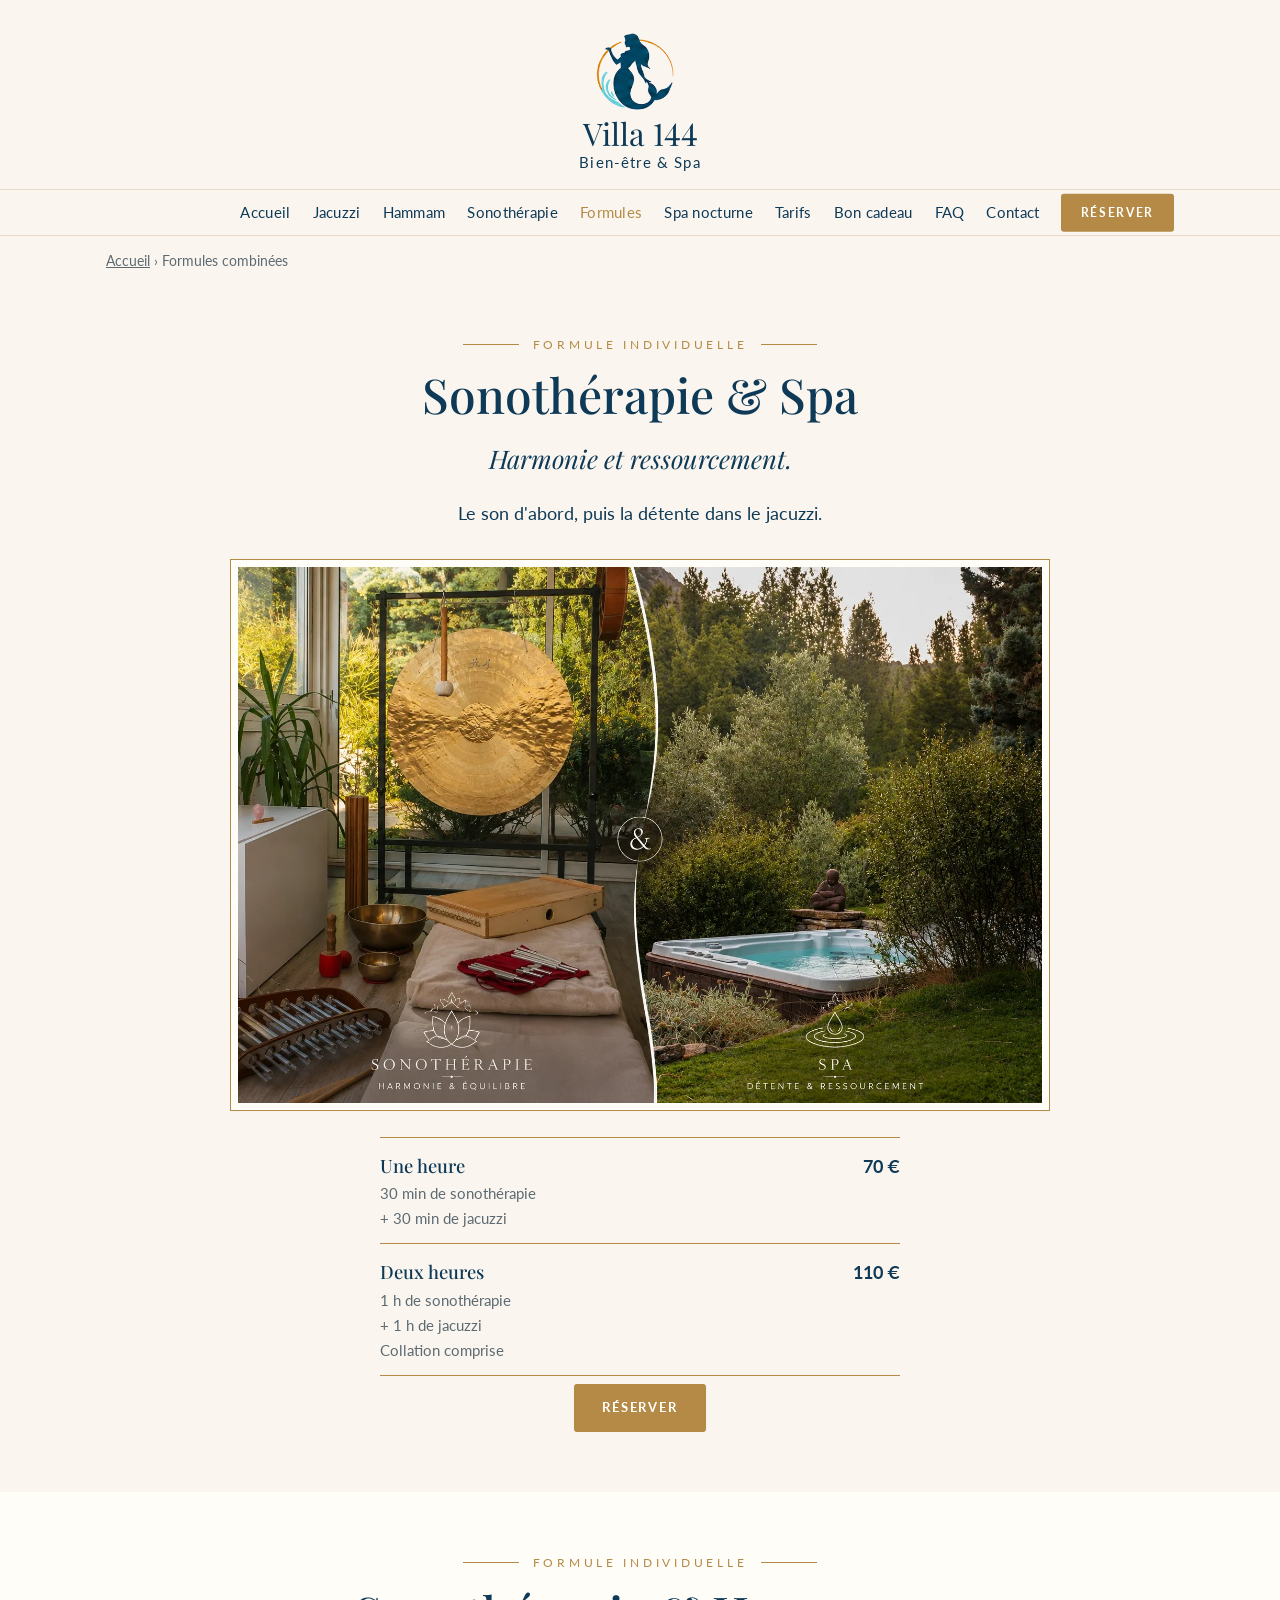
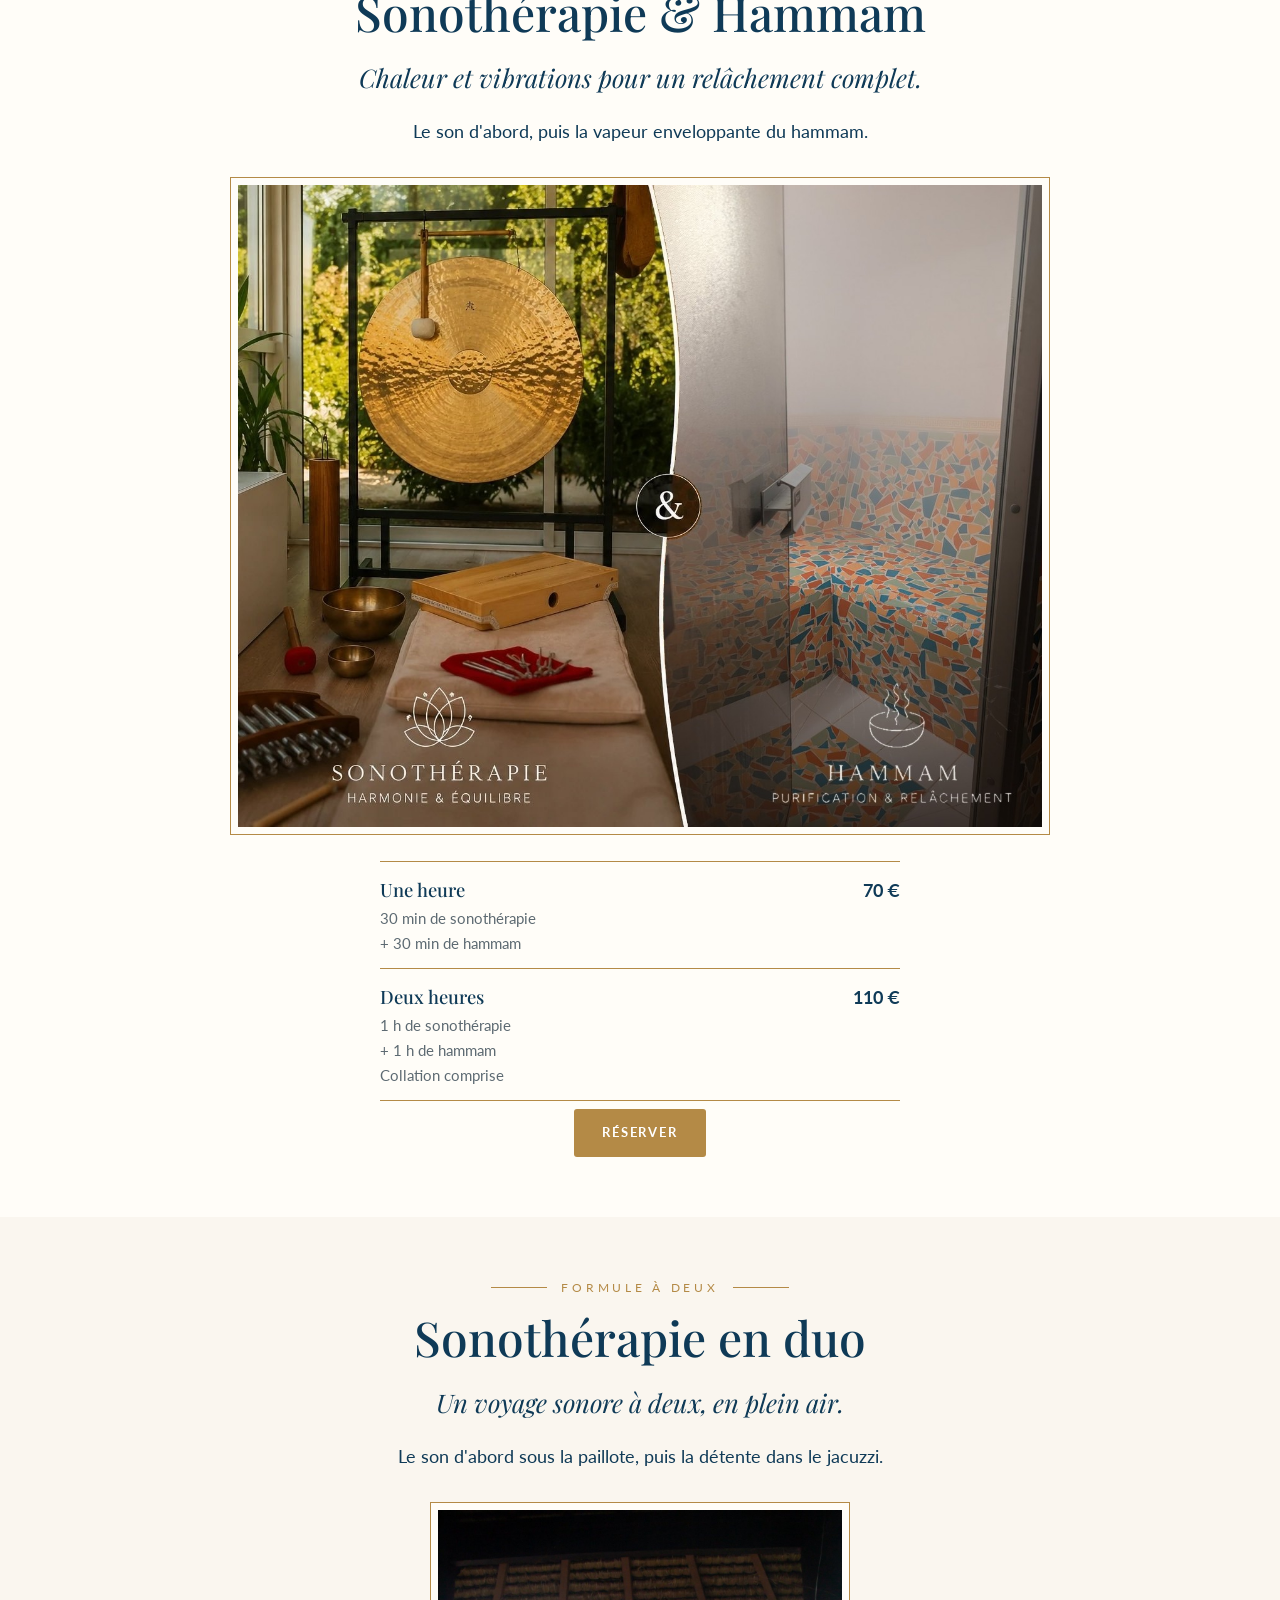
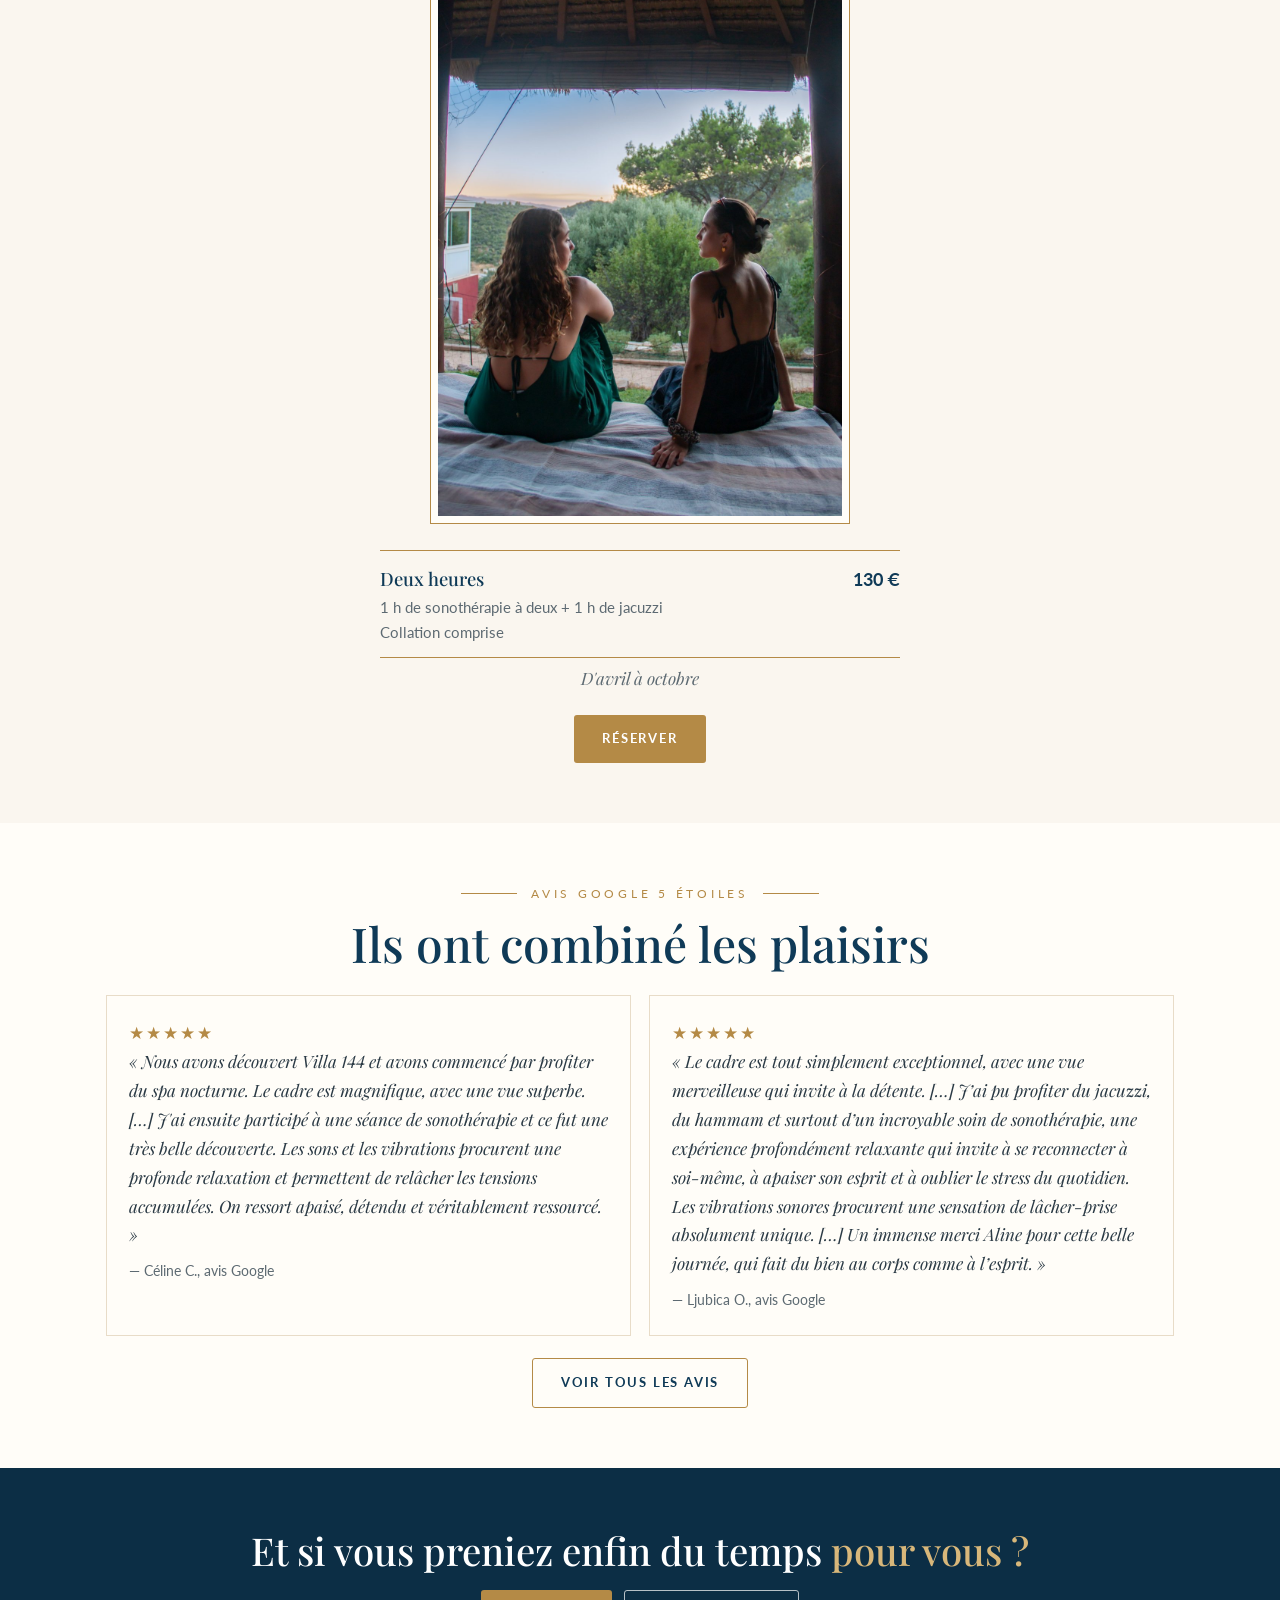
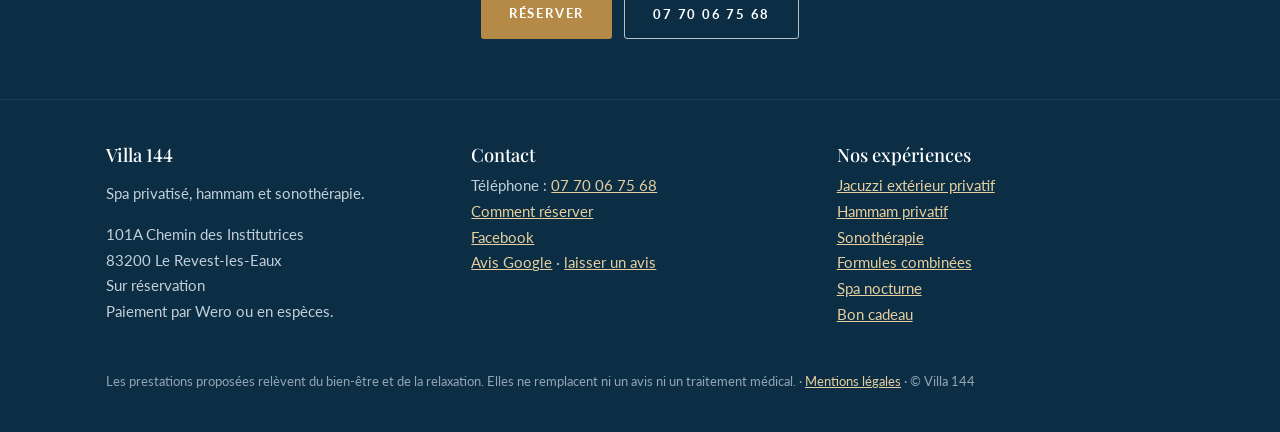
<file: formules-sonotherapie-spa.html>
<!doctype html>
<html lang="fr">
<head>
<meta charset="utf-8">
<meta name="viewport" content="width=device-width, initial-scale=1">
<title>Formules sonothérapie & spa ou hammam près de Toulon | Villa 144</title>
<meta name="description" content="Formules combinées à Villa 144 près de Toulon : sonothérapie puis jacuzzi ou hammam privatisé. 1 h pour 70 €, 2 h pour 110 €. Un relâchement complet.">
<link rel="canonical" href="https://www.villa144.com/formules-sonotherapie-spa.html">
<meta property="og:type" content="website">
<meta property="og:locale" content="fr_FR">
<meta property="og:site_name" content="Villa 144">
<meta property="og:title" content="Formules sonothérapie & spa ou hammam près de Toulon | Villa 144">
<meta property="og:description" content="Formules combinées à Villa 144 près de Toulon : sonothérapie puis jacuzzi ou hammam privatisé. 1 h pour 70 €, 2 h pour 110 €. Un relâchement complet.">
<meta property="og:url" content="https://www.villa144.com/formules-sonotherapie-spa.html">
<meta property="og:image" content="https://www.villa144.com/formule-sonotherapie-spa.jpg">
<link rel="icon" type="image/png" href="/logo-villa144.png">
<link rel="preconnect" href="https://fonts.googleapis.com">
<link rel="preconnect" href="https://fonts.gstatic.com" crossorigin>
<link href="https://fonts.googleapis.com/css2?family=Lato:wght@400;700&family=Playfair+Display:ital,wght@0,500;1,500&display=swap" rel="stylesheet">
<link rel="stylesheet" href="/style.css?v=5">
<style>
/* z plus lisibles en italique : seuls les z et Z viennent d'une autre police */
@font-face{font-family:"Z Villa";font-style:italic;font-weight:500;src:url(/villa-z-italique-v1.woff2) format("woff2");unicode-range:U+7A,U+5A}
@font-face{font-family:"Z Villa";font-style:normal;font-weight:500;src:url(/villa-z-droit-v1.woff2) format("woff2");unicode-range:U+7A,U+5A}
:root{--serif:"Z Villa","Playfair Display",Georgia,"Times New Roman",serif}
</style>
<script type="application/ld+json">
{
 "@type": "DaySpa",
 "@id": "https://www.villa144.com/#villa144",
 "name": "Villa 144",
 "alternateName": "Villa 144 Bien-être & Spa",
 "url": "https://www.villa144.com/",
 "logo": "https://www.villa144.com/logo-villa144.png",
 "image": [
  "https://www.villa144.com/jacuzzi-jardin-revest-les-eaux.jpg",
  "https://www.villa144.com/jacuzzi-exterieur-soleil.jpg",
  "https://www.villa144.com/spa-nocturne-tombee-de-la-nuit.jpg",
  "https://www.villa144.com/sonotherapie-bols-tibetains-gong-cristal.jpg",
  "https://www.villa144.com/hammam-ambiance-orientale-tajine.jpg"
 ],
 "description": "Spa privatisé près de Toulon : jacuzzi extérieur (jusqu'à 4 personnes), hammam (jusqu'à 2 personnes) et sonothérapie au Revest-les-Eaux, dans un jardin avec vue sur le mont Faron.",
 "telephone": "+33770067568",
 "priceRange": "60 € - 140 €",
 "paymentAccepted": "Wero, Espèces",
 "currenciesAccepted": "EUR",
 "address": {
  "@type": "PostalAddress",
  "streetAddress": "101A Chemin des Institutrices",
  "addressLocality": "Le Revest-les-Eaux",
  "postalCode": "83200",
  "addressRegion": "Var",
  "addressCountry": "FR"
 },
 "areaServed": [
  "Le Revest-les-Eaux",
  "Toulon",
  "La Valette-du-Var",
  "La Garde",
  "La Seyne-sur-Mer",
  "Six-Fours-les-Plages",
  "Hyères",
  "Var"
 ],
 "founder": {
  "@type": "Person",
  "name": "Aline Thierry",
  "jobTitle": "Praticienne en sonothérapie"
 },
 "sameAs": [
  "https://www.facebook.com/villa144.var"
 ],
 "amenityFeature": [
  {
   "@type": "LocationFeatureSpecification",
   "name": "Jacuzzi extérieur privatif",
   "value": true
  },
  {
   "@type": "LocationFeatureSpecification",
   "name": "Hammam privatif",
   "value": true
  },
  {
   "@type": "LocationFeatureSpecification",
   "name": "Collation incluse",
   "value": true
  }
 ],
 "@context": "https://schema.org"
}
</script>
<script type="application/ld+json">
{
 "@context": "https://schema.org",
 "@type": "BreadcrumbList",
 "itemListElement": [
  {
   "@type": "ListItem",
   "position": 1,
   "name": "Accueil",
   "item": "https://www.villa144.com/"
  },
  {
   "@type": "ListItem",
   "position": 2,
   "name": "Formules combinées",
   "item": "https://www.villa144.com/formules-sonotherapie-spa.html"
  }
 ]
}
</script>
<script type="application/ld+json">
{
 "@type": "Service",
 "name": "Formule Sonothérapie & Spa",
 "description": "Formule d'une heure (70 €) : 30 minutes de sonothérapie + 30 minutes de jacuzzi privatisé. Formule 2 h (110 €) : 1 h de sonothérapie + 1 h de jacuzzi privatisé, collation comprise.",
 "serviceType": "Formule Sonothérapie & Spa",
 "provider": {
  "@id": "https://www.villa144.com/#villa144"
 },
 "areaServed": "Toulon et alentours",
 "offers": {
  "@type": "Offer",
  "price": "70",
  "priceCurrency": "EUR"
 },
 "@context": "https://schema.org"
}
</script>
<script type="application/ld+json">
{
 "@type": "Service",
 "name": "Formule Sonothérapie & Hammam",
 "description": "Formule d'une heure (70 €) : 30 minutes de sonothérapie + 30 minutes de hammam privatisé. Formule 2 h (110 €) : 1 h de sonothérapie + 1 h de hammam privatisé, collation comprise.",
 "serviceType": "Formule Sonothérapie & Hammam",
 "provider": {
  "@id": "https://www.villa144.com/#villa144"
 },
 "areaServed": "Toulon et alentours",
 "offers": {
  "@type": "Offer",
  "price": "70",
  "priceCurrency": "EUR"
 },
 "@context": "https://schema.org"
}
</script>
</head>
<body>
<header class="site-header">
  <a class="brand" href="/"><img src="/logo-villa144.png" alt="Logo Villa 144" width="62" height="66"><span>Villa 144</span><small>Bien-être &amp; Spa</small></a>
</header>
<nav class="navbar" aria-label="Menu principal">
  <div class="wrap">
    <button class="menu-toggle" aria-expanded="false" aria-controls="menu">Menu</button>
    <ul class="menu" id="menu">
<li><a href="/">Accueil</a></li>
<li><a href="spa-privatif-jacuzzi-toulon.html">Jacuzzi</a></li>
<li><a href="hammam-privatif-toulon.html">Hammam</a></li>
<li><a href="sonotherapie-toulon.html">Sonothérapie</a></li>
<li><a href="formules-sonotherapie-spa.html" aria-current="page">Formules</a></li>
<li><a href="spa-nocturne-toulon.html">Spa nocturne</a></li>
<li><a href="tarifs.html">Tarifs</a></li>
<li><a href="bons-cadeaux.html">Bon cadeau</a></li>
<li><a href="faq.html">FAQ</a></li>
<li><a href="contact.html">Contact</a></li>
    </ul>
    <a class="btn nav-resa" href="contact.html#reservation">Réserver</a>
  </div>
</nav>
<div class="wrap breadcrumb"><a href="/">Accueil</a> › Formules combinées</div>
<main>

<section class=" offer">
  <div class="wrap">
    <span class="eyebrow">Formule individuelle</span>
    <h1 class="ftitle">Sonothérapie &amp; Spa</h1>
    <p class="tagline" style="text-wrap:balance">Harmonie et ressourcement.</p>
    <p class="lead" style="text-wrap:balance">Le son d'abord, puis la détente dans le jacuzzi.</p>
    <div class="media frame"><img src="formule-sonotherapie-spa.jpg" alt="Formule Sonothérapie et Spa : gong et instruments, puis jacuzzi privatisé dans le jardin de Villa 144" loading="lazy" width="1536" height="1024"></div>
    <div class="plist plist-c"><div><span><b>Une heure</b><small>30 min de sonothérapie<br>+ 30 min de jacuzzi</small></span><b>70 €</b></div><div><span><b>Deux heures</b><small>1 h de sonothérapie<br>+ 1 h de jacuzzi<br>Collation comprise</small></span><b>110 €</b></div></div>
    <div class="actions" style="justify-content:center"><a class="btn" href="https://wa.me/33770067568?text=Bonjour%2C%20je%20souhaite%20r%C3%A9server%20la%20formule%20Sonoth%C3%A9rapie%20%26%20Spa%20%281%20h%20ou%202%20h%2C%20en%20individuel%29.%20Quelles%20sont%20vos%20disponibilit%C3%A9s%20%3F">Réserver</a></div>
  </div>
</section>
<section class="paper offer">
  <div class="wrap">
    <span class="eyebrow">Formule individuelle</span>
    <h2 class="ftitle">Sonothérapie &amp; Hammam</h2>
    <p class="tagline" style="text-wrap:balance">Chaleur et vibrations pour un relâchement complet.</p>
    <p class="lead" style="text-wrap:balance">Le son d'abord, puis la vapeur enveloppante du hammam.</p>
    <div class="media frame"><img src="formule-sonotherapie-hammam-v2.jpg" alt="Formule Sonothérapie et Hammam : instruments de sonothérapie puis hammam en mosaïque de Villa 144" loading="lazy" width="1282" height="1024"></div>
    <div class="plist plist-c"><div><span><b>Une heure</b><small>30 min de sonothérapie<br>+ 30 min de hammam</small></span><b>70 €</b></div><div><span><b>Deux heures</b><small>1 h de sonothérapie<br>+ 1 h de hammam<br>Collation comprise</small></span><b>110 €</b></div></div>
    <div class="actions" style="justify-content:center"><a class="btn" href="https://wa.me/33770067568?text=Bonjour%2C%20je%20souhaite%20r%C3%A9server%20la%20formule%20Sonoth%C3%A9rapie%20%26%20Hammam%20%281%20h%20ou%202%20h%2C%20en%20individuel%29.%20Quelles%20sont%20vos%20disponibilit%C3%A9s%20%3F">Réserver</a></div>
  </div>
</section>
<section class="offer" id="duo">
  <div class="wrap">
    <span class="eyebrow">Formule à deux</span>
    <h2 class="ftitle">Sonothérapie en duo</h2>
    <p class="tagline" style="text-wrap:balance">Un voyage sonore à deux, en plein air.</p>
    <p class="lead" style="text-wrap:balance">Le son d'abord sous la paillote, puis la détente dans le jacuzzi.</p>
    <div class="media frame" style="max-width:420px"><img src="amies-paillote-vue-collines.jpg" alt="Deux amies allongées sous la paillote du jardin de Villa 144, face aux collines" loading="lazy" width="1066" height="1600"></div>
    <div class="plist plist-c"><div><span><b>Deux heures</b><small>1 h de sonothérapie à deux + 1 h de jacuzzi<br>Collation comprise</small></span><b>130 €</b></div></div>
    <p class="keynote">D'avril à octobre</p>
    <div class="actions" style="justify-content:center"><a class="btn" href="https://wa.me/33770067568?text=Bonjour%2C%20je%20souhaite%20des%20informations%20sur%20la%20sonoth%C3%A9rapie%20en%20duo%20de%20Villa%20144.">Réserver</a></div>
  </div>
</section>

<section class="paper">
  <div class="wrap center">
    <span class="eyebrow">Avis Google 5 étoiles</span>
    <h2 class="h2-one">Ils ont combiné les plaisirs</h2>
    <div class="reviews" style="margin-top:24px;text-align:left">
<blockquote class="review"><div class="stars" aria-label="5 étoiles sur 5">★★★★★</div>« Nous avons découvert Villa 144 et avons commencé par profiter du spa nocturne. Le cadre est magnifique, avec une vue superbe. […] J'ai ensuite participé à une séance de sonothérapie et ce fut une très belle découverte. Les sons et les vibrations procurent une profonde relaxation et permettent de relâcher les tensions accumulées. On ressort apaisé, détendu et véritablement ressourcé. »<cite>— Céline C., avis Google</cite></blockquote>
<blockquote class="review"><div class="stars" aria-label="5 étoiles sur 5">★★★★★</div>«&nbsp;Le cadre est tout simplement exceptionnel, avec une vue merveilleuse qui invite à la détente. […] J’ai pu profiter du jacuzzi, du hammam et surtout d’un incroyable soin de sonothérapie, une expérience profondément relaxante qui invite à se reconnecter à soi-même, à apaiser son esprit et à oublier le stress du quotidien. Les vibrations sonores procurent une sensation de lâcher-prise absolument unique. […] Un immense merci Aline pour cette belle journée, qui fait du bien au corps comme à l’esprit.&nbsp;»<cite>— Ljubica O., avis Google</cite></blockquote>
    </div>
    <div class="actions" style="justify-content:center;margin-top:22px"><a class="btn outline" href="https://www.google.com/search?q=Villa+144+Le+Revest-les-Eaux+avis">Voir tous les avis</a></div>
  </div>
</section>

</main>
<section class="cta-band">
  <div class="wrap center">
    <h2>Et si vous preniez enfin du temps <em>pour vous ?</em></h2>
    <div class="actions" style="justify-content:center;margin-top:18px">
      <a class="btn" href="https://wa.me/33770067568?text=Bonjour%2C%20je%20souhaite%20r%C3%A9server%20une%20formule%20combin%C3%A9e%20%28sonoth%C3%A9rapie%20%26%20spa%20ou%20hammam%29.%20Quelles%20sont%20vos%20disponibilit%C3%A9s%20%3F">Réserver</a>
      <a class="btn light" href="tel:+33770067568">07 70 06 75 68</a>
    </div>
  </div>
</section>
<footer>
  <div class="wrap">
    <div class="cols">
      <div>
        <h3>Villa 144</h3>
        <p>Spa privatisé, hammam et sonothérapie.</p>
        <p>101A Chemin des Institutrices<br>83200 Le Revest-les-Eaux<br>Sur réservation<br>Paiement par Wero ou en espèces.</p>
      </div>
      <div>
        <h3>Contact</h3>
        <ul>
          <li>Téléphone : <a href="tel:+33770067568">07 70 06 75 68</a></li>
          <li><a href="contact.html#reservation">Comment réserver</a></li>
          <li><a href="https://www.facebook.com/villa144.var">Facebook</a></li>
          <li><a href="https://www.google.com/search?q=Villa+144+Le+Revest-les-Eaux+avis">Avis Google</a> · <a href="https://g.page/r/CYbfHv7cvmc7EBM/review">laisser un avis</a></li>
        </ul>
      </div>
      <div>
        <h3>Nos expériences</h3>
        <ul>
          <li><a href="spa-privatif-jacuzzi-toulon.html">Jacuzzi extérieur privatif</a></li>
          <li><a href="hammam-privatif-toulon.html">Hammam privatif</a></li>
          <li><a href="sonotherapie-toulon.html">Sonothérapie</a></li>
          <li><a href="formules-sonotherapie-spa.html">Formules combinées</a></li>
          <li><a href="spa-nocturne-toulon.html">Spa nocturne</a></li>
          <li><a href="bons-cadeaux.html">Bon cadeau</a></li>
        </ul>
      </div>
    </div>
    <p class="legal">Les prestations proposées relèvent du bien-être et de la relaxation. Elles ne remplacent ni un avis ni un traitement médical. · <a href="mentions-legales.html">Mentions légales</a> · © Villa 144</p>
  </div>
</footer>
<div class="mobile-bar" style="grid-template-columns:1fr 1fr 1fr"><a class="resa" href="contact.html#reservation">Réserver</a><a class="tel" href="tel:+33770067568">Appeler</a><a class="wa" href="https://wa.me/33770067568?text=Bonjour%2C%20je%20souhaite%20des%20informations%20sur%20Villa%20144." style="background:#1f9d55;color:#fff">WhatsApp</a></div>
<script>
  var t = document.querySelector('.menu-toggle'), m = document.getElementById('menu');
  t.addEventListener('click', function () { var o = m.classList.toggle('open'); t.setAttribute('aria-expanded', o); });
  var els = document.querySelectorAll('main section > .wrap');
  if ('IntersectionObserver' in window) {
    var io = new IntersectionObserver(function (es) { es.forEach(function (e) { if (e.isIntersecting) { e.target.classList.add('visible'); io.unobserve(e.target); } }); }, { threshold: .12 });
    els.forEach(function (el, i) { if (i > 0) { el.classList.add('reveal'); io.observe(el); } });
  }
</script>
</body>
</html>
</file>
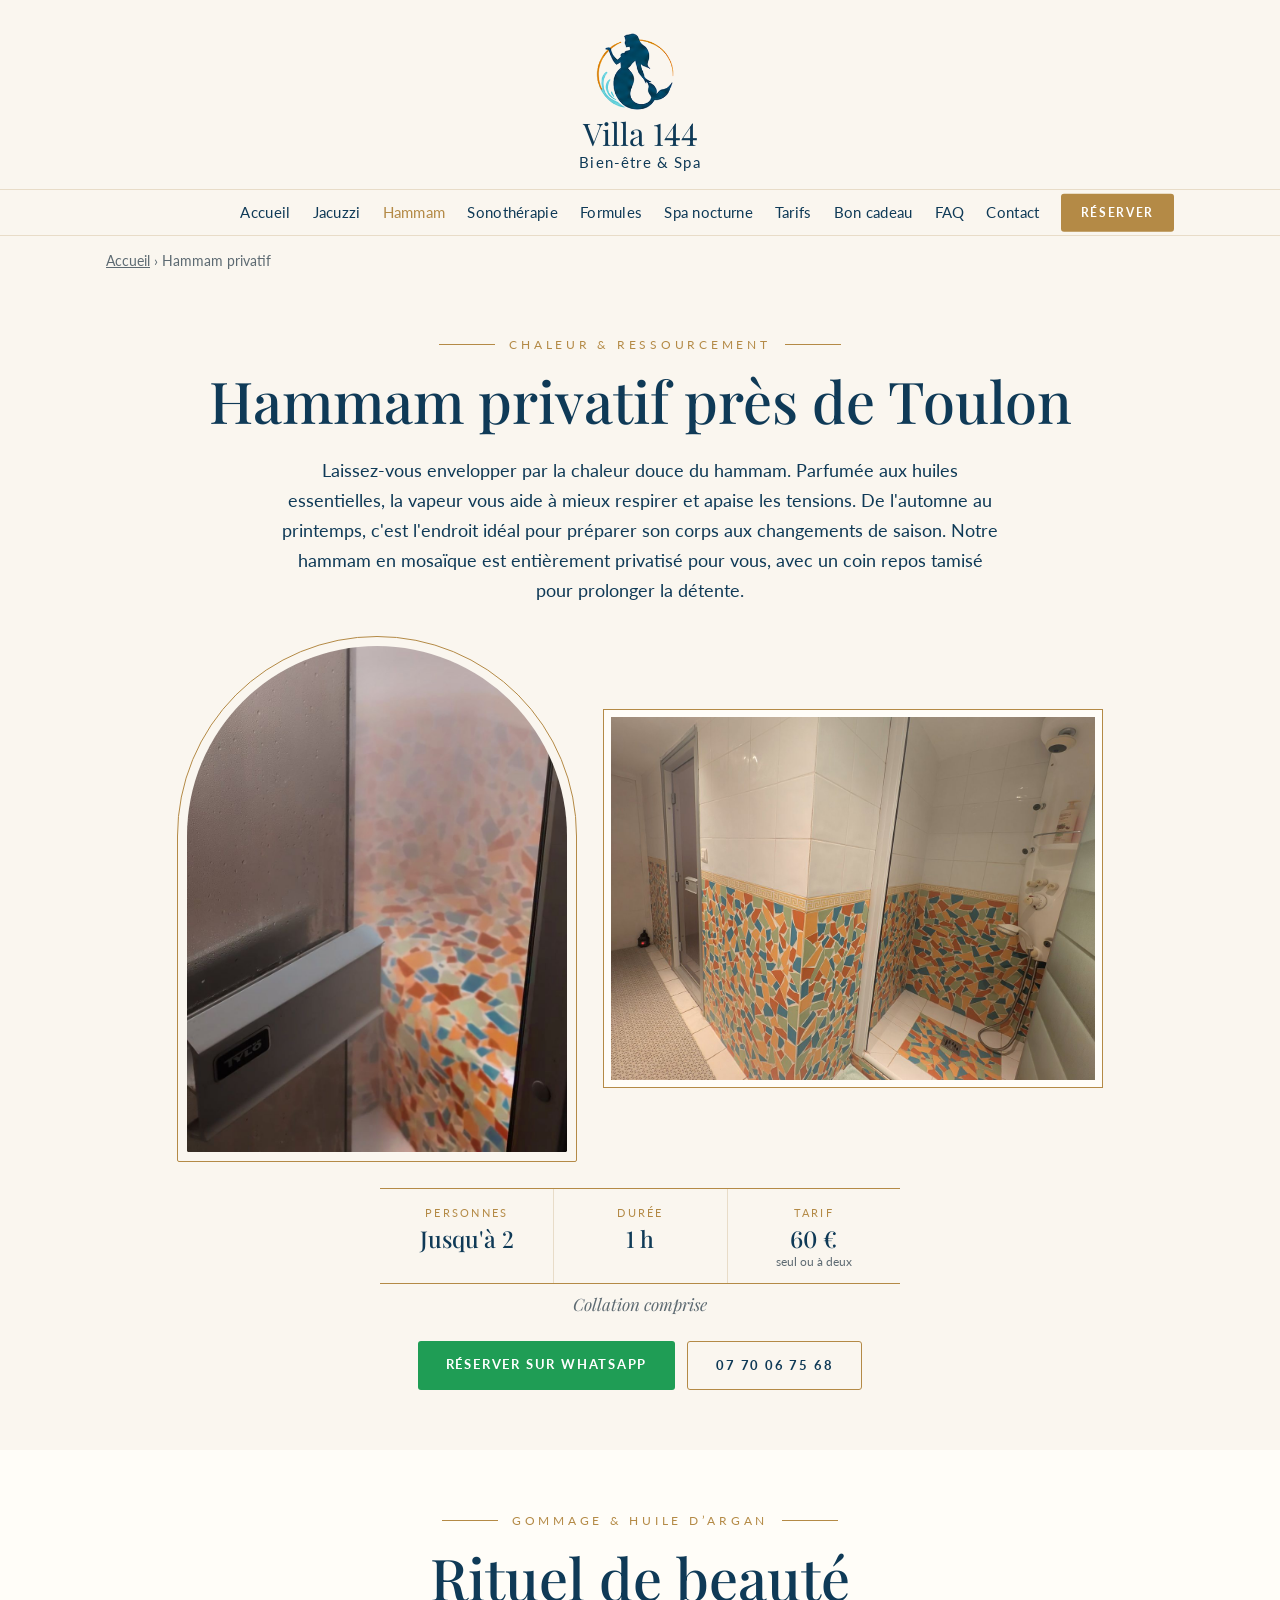
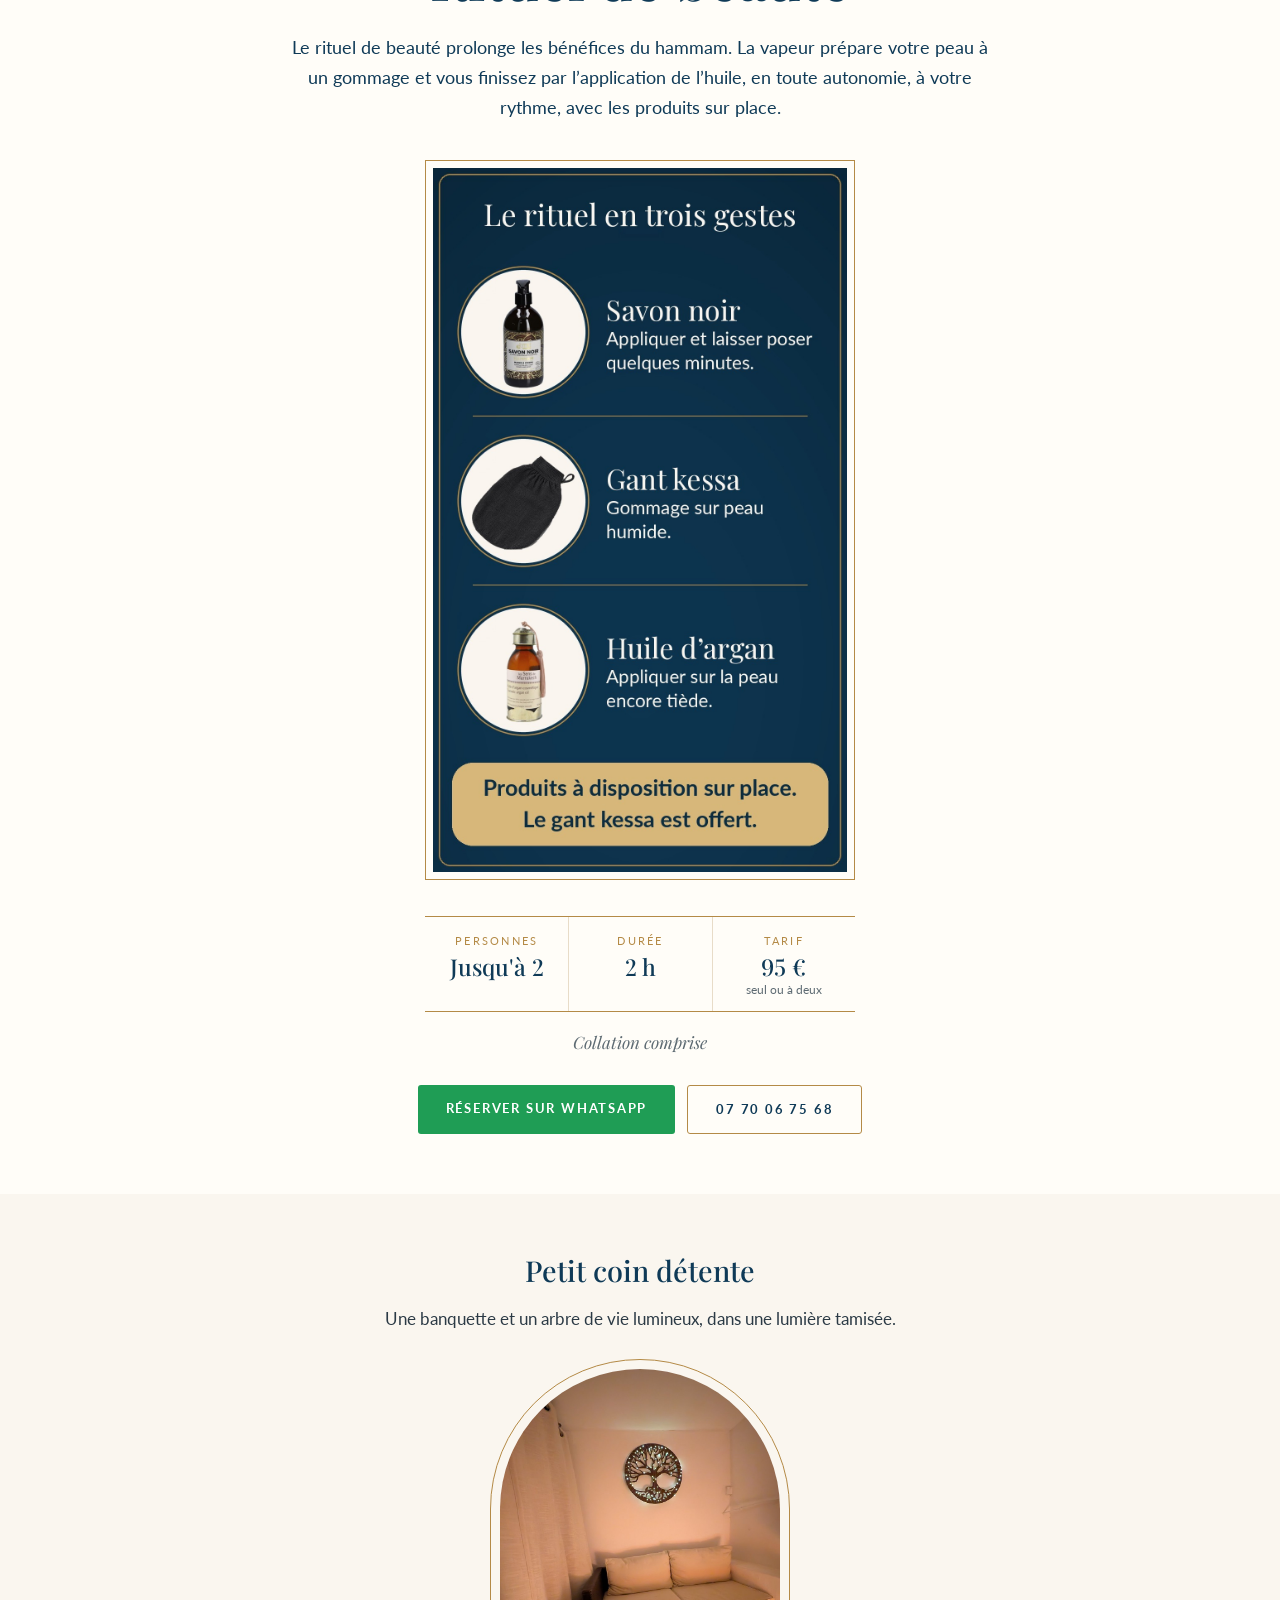
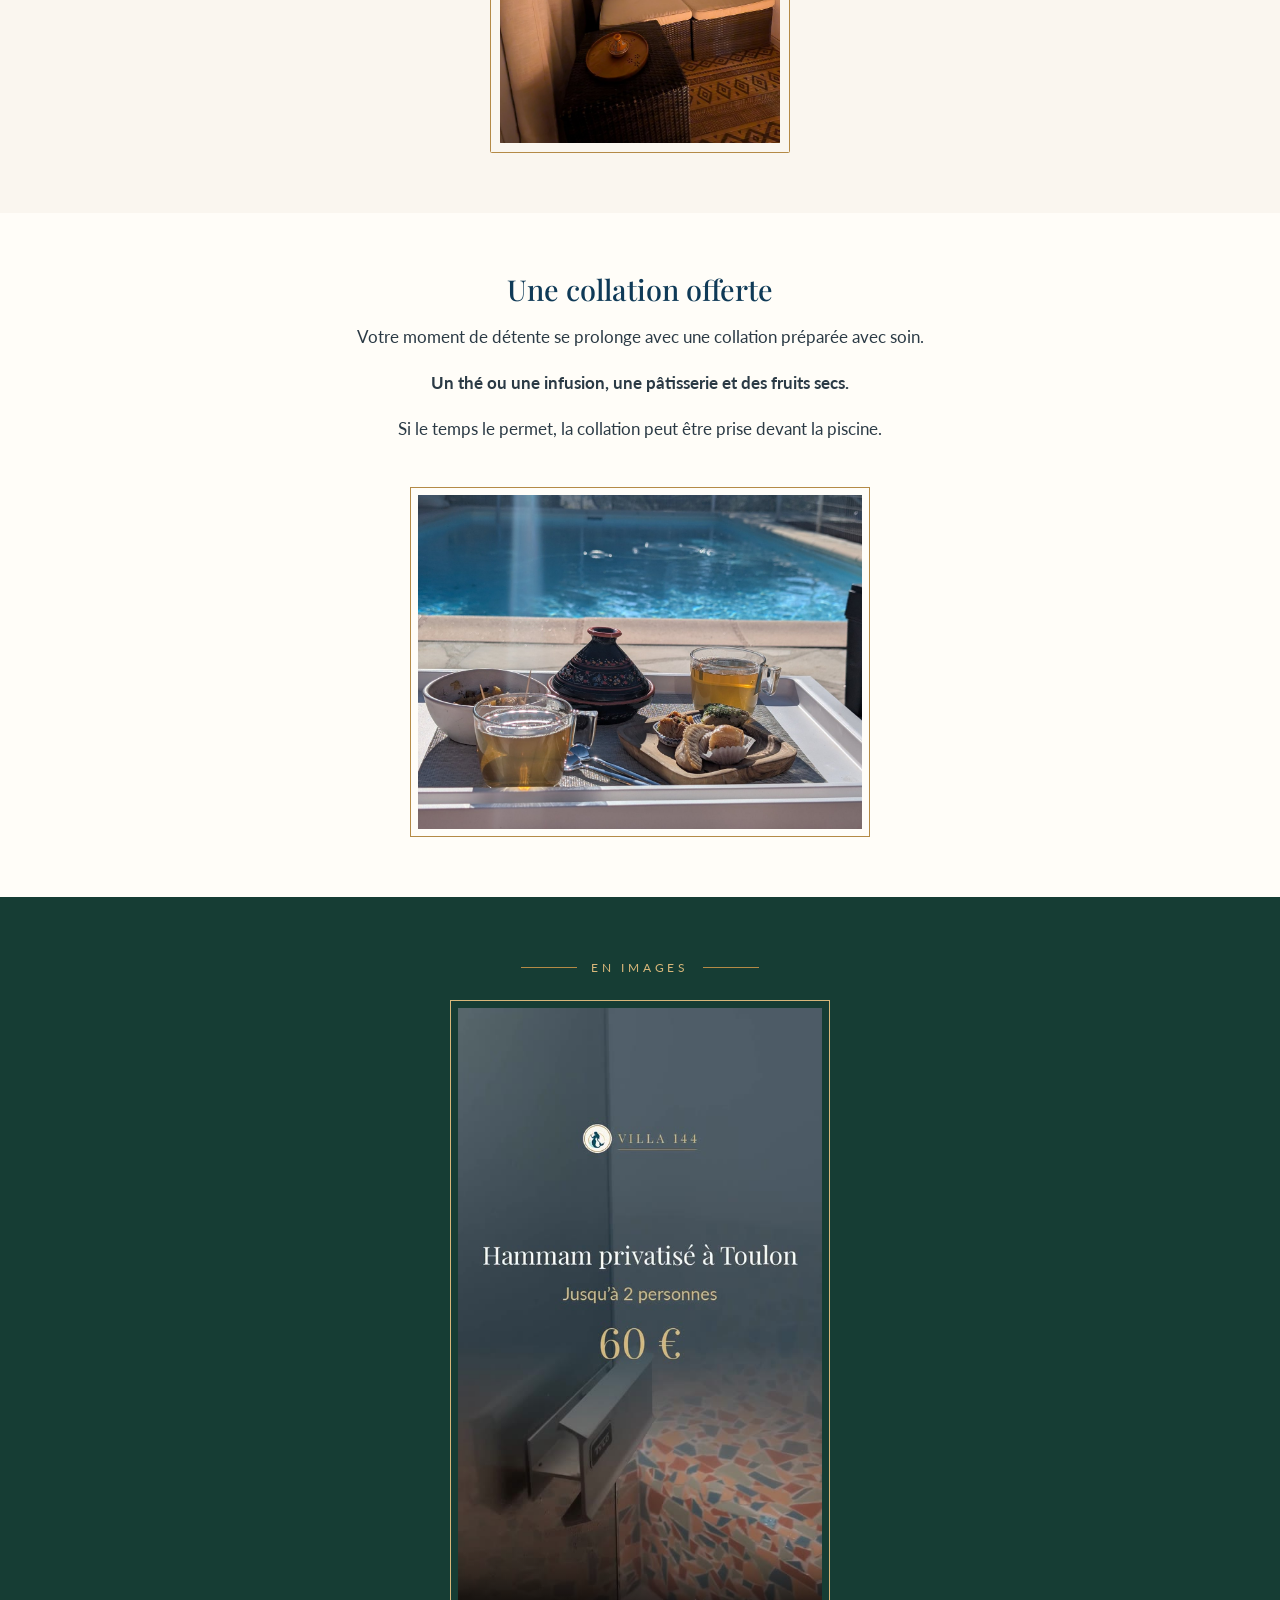
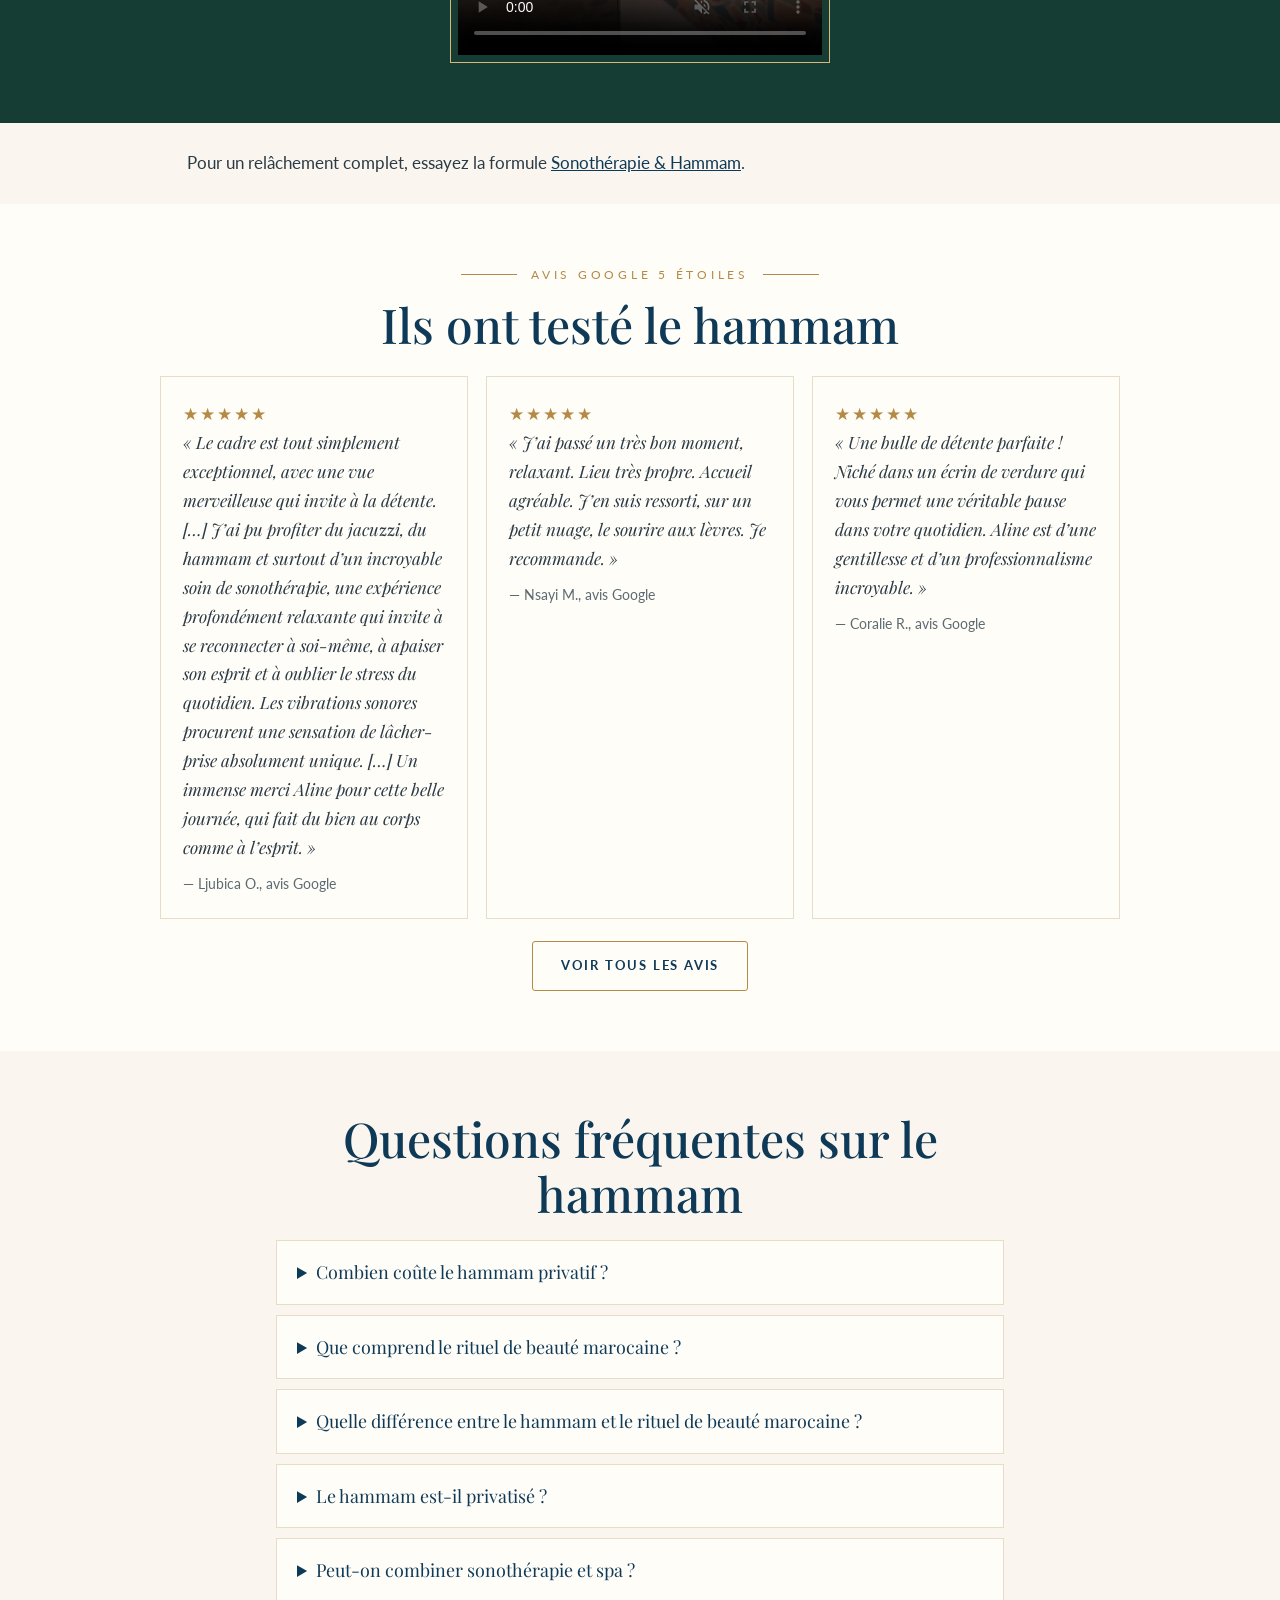
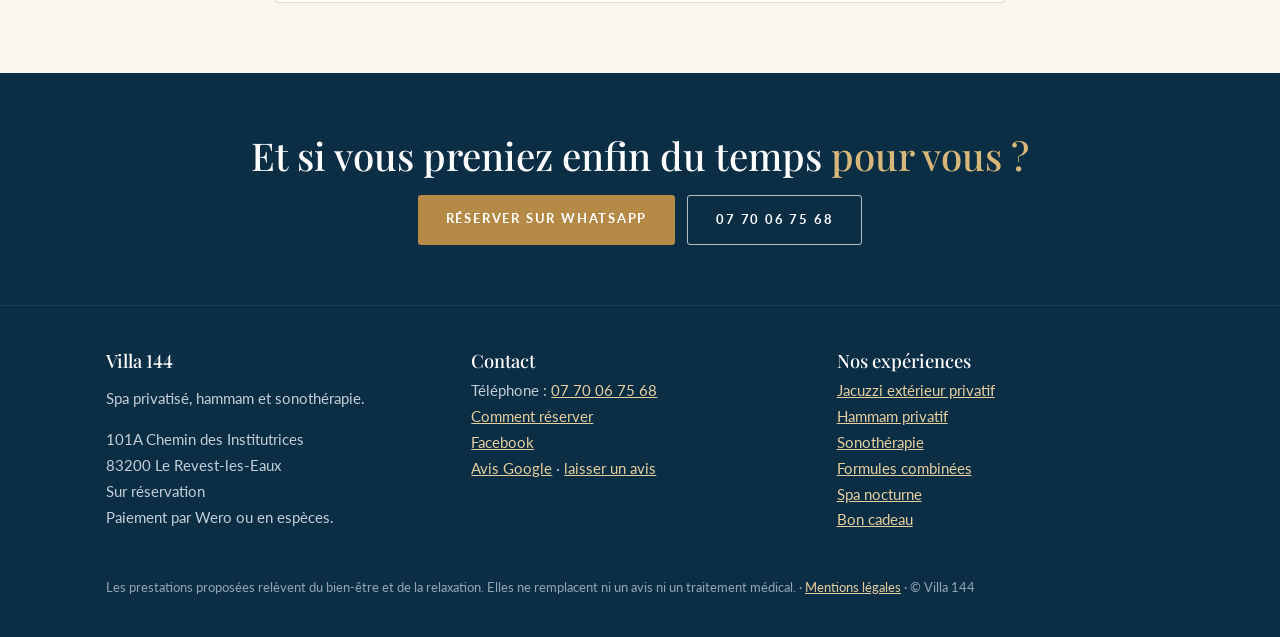
<file: hammam-privatif-toulon.html>
<!doctype html>
<html lang="fr">
<head>
<meta charset="utf-8">
<meta name="viewport" content="width=device-width, initial-scale=1">
<title>Hammam privatif près de Toulon – dès 60 € | Villa 144</title>
<meta name="description" content="Hammam privatisé près de Toulon, au Revest-les-Eaux : 1 h pour 60 € ou rituel de beauté marocaine de 2 h pour 95 €, jusqu'à 2 personnes, collation comprise.">
<link rel="canonical" href="https://www.villa144.com/hammam-privatif-toulon.html">
<meta property="og:type" content="website">
<meta property="og:locale" content="fr_FR">
<meta property="og:site_name" content="Villa 144">
<meta property="og:title" content="Hammam privatif près de Toulon – dès 60 € | Villa 144">
<meta property="og:description" content="Hammam privatisé près de Toulon, au Revest-les-Eaux : 1 h pour 60 € ou rituel de beauté marocaine de 2 h pour 95 €, jusqu'à 2 personnes, collation comprise.">
<meta property="og:url" content="https://www.villa144.com/hammam-privatif-toulon.html">
<meta property="og:image" content="https://www.villa144.com/hammam-ambiance-orientale-tajine.jpg">
<link rel="icon" type="image/png" href="/logo-villa144.png">
<link rel="preconnect" href="https://fonts.googleapis.com">
<link rel="preconnect" href="https://fonts.gstatic.com" crossorigin>
<link href="https://fonts.googleapis.com/css2?family=Lato:wght@400;700&family=Playfair+Display:ital,wght@0,500;1,500&display=swap" rel="stylesheet">
<link rel="stylesheet" href="/style.css?v=5">
<style>
/* z plus lisibles en italique : seuls les z et Z viennent d'une autre police */
@font-face{font-family:"Z Villa";font-style:italic;font-weight:500;src:url(/villa-z-italique-v1.woff2) format("woff2");unicode-range:U+7A,U+5A}
@font-face{font-family:"Z Villa";font-style:normal;font-weight:500;src:url(/villa-z-droit-v1.woff2) format("woff2");unicode-range:U+7A,U+5A}
:root{--serif:"Z Villa","Playfair Display",Georgia,"Times New Roman",serif}
</style>
<script type="application/ld+json">
{
 "@type": "DaySpa",
 "@id": "https://www.villa144.com/#villa144",
 "name": "Villa 144",
 "alternateName": "Villa 144 Bien-être & Spa",
 "url": "https://www.villa144.com/",
 "logo": "https://www.villa144.com/logo-villa144.png",
 "image": [
  "https://www.villa144.com/jacuzzi-jardin-revest-les-eaux.jpg",
  "https://www.villa144.com/jacuzzi-exterieur-soleil.jpg",
  "https://www.villa144.com/spa-nocturne-tombee-de-la-nuit.jpg",
  "https://www.villa144.com/sonotherapie-bols-tibetains-gong-cristal.jpg",
  "https://www.villa144.com/hammam-ambiance-orientale-tajine.jpg"
 ],
 "description": "Spa privatisé près de Toulon : jacuzzi extérieur (jusqu'à 4 personnes), hammam (jusqu'à 2 personnes) et sonothérapie au Revest-les-Eaux, dans un jardin avec vue sur le mont Faron.",
 "telephone": "+33770067568",
 "priceRange": "60 € - 140 €",
 "paymentAccepted": "Wero, Espèces",
 "currenciesAccepted": "EUR",
 "address": {
  "@type": "PostalAddress",
  "streetAddress": "101A Chemin des Institutrices",
  "addressLocality": "Le Revest-les-Eaux",
  "postalCode": "83200",
  "addressRegion": "Var",
  "addressCountry": "FR"
 },
 "areaServed": [
  "Le Revest-les-Eaux",
  "Toulon",
  "La Valette-du-Var",
  "La Garde",
  "La Seyne-sur-Mer",
  "Six-Fours-les-Plages",
  "Hyères",
  "Var"
 ],
 "founder": {
  "@type": "Person",
  "name": "Aline Thierry",
  "jobTitle": "Praticienne en sonothérapie"
 },
 "sameAs": [
  "https://www.facebook.com/villa144.var"
 ],
 "amenityFeature": [
  {
   "@type": "LocationFeatureSpecification",
   "name": "Jacuzzi extérieur privatif",
   "value": true
  },
  {
   "@type": "LocationFeatureSpecification",
   "name": "Hammam privatif",
   "value": true
  },
  {
   "@type": "LocationFeatureSpecification",
   "name": "Collation incluse",
   "value": true
  }
 ],
 "@context": "https://schema.org"
}
</script>
<script type="application/ld+json">
{
 "@context": "https://schema.org",
 "@type": "BreadcrumbList",
 "itemListElement": [
  {
   "@type": "ListItem",
   "position": 1,
   "name": "Accueil",
   "item": "https://www.villa144.com/"
  },
  {
   "@type": "ListItem",
   "position": 2,
   "name": "Hammam privatif",
   "item": "https://www.villa144.com/hammam-privatif-toulon.html"
  }
 ]
}
</script>
<script type="application/ld+json">
{
 "@type": "Service",
 "name": "Hammam privatisé",
 "description": "Hammam privatisé pour 1 ou 2 personnes : 1 heure (60 €) ou rituel de beauté marocaine de 2 heures (95 €), collation comprise.",
 "serviceType": "Hammam privatisé",
 "provider": {
  "@id": "https://www.villa144.com/#villa144"
 },
 "areaServed": "Toulon et alentours",
 "offers": [
  {
   "@type": "Offer",
   "name": "Hammam privatisé, 1 heure, jusqu'à 2 personnes, collation comprise",
   "price": "60",
   "priceCurrency": "EUR",
   "url": "https://www.villa144.com/hammam-privatif-toulon.html"
  },
  {
   "@type": "Offer",
   "name": "Rituel de beauté marocaine, 2 heures, jusqu'à 2 personnes, collation comprise",
   "price": "95",
   "priceCurrency": "EUR",
   "url": "https://www.villa144.com/hammam-privatif-toulon.html"
  }
 ],
 "@context": "https://schema.org"
}
</script>
<script type="application/ld+json">
{
 "@type": "FAQPage",
 "mainEntity": [
  {
   "@type": "Question",
   "name": "Combien coûte le hammam privatif ?",
   "acceptedAnswer": {
    "@type": "Answer",
    "text": "Le hammam privatisé coûte 60 € pour 1 heure, jusqu'à 2 personnes, collation comprise. Le rituel de beauté marocaine (savon noir, gommage au gant kessa, huile d’argan) dure 2 heures et coûte 95 €, seul ou à deux, collation comprise."
   }
  },
  {
   "@type": "Question",
   "name": "Que comprend le rituel de beauté marocaine ?",
   "acceptedAnswer": {
    "@type": "Answer",
    "text": "Le rituel de beauté marocaine dure 2 heures dans le hammam privatisé, pour 1 ou 2 personnes, en autonomie : savon noir, gant kessa pour le gommage sur peau humide (un gant offert par personne, à emporter), huile d’argan, collation orientale et thé à la menthe. Il coûte 95 €, seul ou à deux. Le savon noir contient de l’huile essentielle d’eucalyptus : en cas d’allergie, de grossesse ou de jeune enfant, signalez-le à la réservation."
   }
  },
  {
   "@type": "Question",
   "name": "Quelle différence entre le hammam et le rituel de beauté marocaine ?",
   "acceptedAnswer": {
    "@type": "Answer",
    "text": "Le hammam (60 €, 1 heure, seul ou à deux) est un moment de chaleur et de vapeur, avec collation. Le rituel de beauté marocaine (95 €, 2 heures, seul ou à deux) ajoute les soins, savon noir, gommage au gant kessa et huile d’argan, et dure une heure de plus, le temps de chaque application."
   }
  },
  {
   "@type": "Question",
   "name": "Le hammam est-il privatisé ?",
   "acceptedAnswer": {
    "@type": "Answer",
    "text": "Oui, le hammam est réservé à votre groupe, jusqu'à 2 personnes."
   }
  },
  {
   "@type": "Question",
   "name": "Peut-on combiner sonothérapie et spa ?",
   "acceptedAnswer": {
    "@type": "Answer",
    "text": "Oui. Les formules Sonothérapie & Spa et Sonothérapie & Hammam existent en deux durées. Formule d'une heure (70 €) : 30 minutes de sonothérapie, puis 30 minutes de jacuzzi ou de hammam. Formule de deux heures (110 €) : une heure de sonothérapie, puis une heure de jacuzzi ou de hammam, collation comprise. En duo, la sonothérapie en plein air se prolonge aussi par une heure de jacuzzi (130 € pour deux, d'avril à octobre)."
   }
  }
 ],
 "@context": "https://schema.org"
}
</script>
</head>
<body>
<header class="site-header">
  <a class="brand" href="/"><img src="/logo-villa144.png" alt="Logo Villa 144" width="62" height="66"><span>Villa 144</span><small>Bien-être &amp; Spa</small></a>
</header>
<nav class="navbar" aria-label="Menu principal">
  <div class="wrap">
    <button class="menu-toggle" aria-expanded="false" aria-controls="menu">Menu</button>
    <ul class="menu" id="menu">
<li><a href="/">Accueil</a></li>
<li><a href="spa-privatif-jacuzzi-toulon.html">Jacuzzi</a></li>
<li><a href="hammam-privatif-toulon.html" aria-current="page">Hammam</a></li>
<li><a href="sonotherapie-toulon.html">Sonothérapie</a></li>
<li><a href="formules-sonotherapie-spa.html">Formules</a></li>
<li><a href="spa-nocturne-toulon.html">Spa nocturne</a></li>
<li><a href="tarifs.html">Tarifs</a></li>
<li><a href="bons-cadeaux.html">Bon cadeau</a></li>
<li><a href="faq.html">FAQ</a></li>
<li><a href="contact.html">Contact</a></li>
    </ul>
    <a class="btn nav-resa" href="contact.html#reservation">Réserver</a>
  </div>
</nav>
<div class="wrap breadcrumb"><a href="/">Accueil</a> › Hammam privatif</div>
<main>

<section class=" offer">
  <div class="wrap">
    <span class="eyebrow">Chaleur &amp; ressourcement</span>
    <h1>Hammam privatif près de Toulon</h1>
    <p class="lead">Laissez-vous envelopper par la chaleur douce du hammam. Parfumée aux huiles essentielles, la vapeur vous aide à mieux respirer et apaise les tensions. De l'automne au printemps, c'est l'endroit idéal pour préparer son corps aux changements de saison. Notre hammam en mosaïque est entièrement privatisé pour vous, avec un coin repos tamisé pour prolonger la détente.</p>
    <div style="display:flex;flex-wrap:wrap;gap:26px;justify-content:center;align-items:center;margin-top:30px">
      <div class="arch" style="flex:0 1 400px;max-width:400px;width:100%"><img src="hammam-mosaique-vapeur-lumineuse.jpg" alt="Hammam privatif en mosaïque de Villa 144, dans la vapeur" width="900" height="1200"></div>
      <div class="frame" style="flex:0 1 500px;max-width:500px;width:100%"><img src="hammam-couloir-douche-cabine.jpg" alt="Couloir privatif avec la porte du hammam, la douche et les murs en mosaïque de Villa 144" loading="lazy" width="1280" height="960"></div>
    </div>
    <div class="keyinfo"><div><small>Personnes</small><b>Jusqu'à 2</b></div><div><small>Durée</small><b>1 h</b></div><div><small>Tarif</small><b>60 €<em>seul ou à deux</em></b></div></div><p class="keynote">Collation comprise</p>
    <div class="actions" style="justify-content:center"><a class="btn wa-btn" href="https://wa.me/33770067568?text=Bonjour%2C%20je%20souhaite%20r%C3%A9server%20le%20hammam%20privatis%C3%A9%20%281%20h%2C%20jusqu%27%C3%A0%202%20personnes%29.%20Quelles%20sont%20vos%20disponibilit%C3%A9s%20%3F">Réserver sur WhatsApp</a><a class="btn outline" href="tel:+33770067568">07 70 06 75 68</a></div>
  </div>
</section>
<section class="offer paper" id="rituel" style="scroll-margin-top:90px">
  <div class="wrap">
    <span class="eyebrow">Gommage &amp; huile d’argan</span>
    <h2 style="font-size:clamp(2.1rem,5.6vw,3.6rem)">Rituel de beauté</h2>
    <p class="lead">Le rituel de beauté prolonge les bénéfices du hammam. La vapeur prépare votre peau à un gommage et vous finissez par l’application de l’huile, en toute autonomie, à votre rythme, avec les produits sur place.</p>
    <div class="media frame" style="max-width:430px;margin:38px auto 36px"><img src="hammam-rituel-3-gestes-vertical-4.jpg" alt="Le rituel de beauté en trois gestes : savon noir, gant kessa, huile d’argan" loading="lazy" width="1000" height="1700"></div>
    <div class="keyinfo" style="max-width:430px;margin:0 auto 0"><div><small>Personnes</small><b>Jusqu'à 2</b></div><div><small>Durée</small><b>2 h</b></div><div><small>Tarif</small><b>95 €<em>seul ou à deux</em></b></div></div><p class="keynote" style="margin:16px 0 28px">Collation comprise</p>
    <div class="actions" style="justify-content:center"><a class="btn wa-btn" href="https://wa.me/33770067568?text=Bonjour%2C%20je%20souhaite%20r%C3%A9server%20le%20rituel%20de%20beaut%C3%A9%20marocaine%20%282%20h%2C%20jusqu%27%C3%A0%202%20personnes%29.%20Quelles%20sont%20vos%20disponibilit%C3%A9s%20%3F">Réserver sur WhatsApp</a><a class="btn outline" href="tel:+33770067568">07 70 06 75 68</a></div>
  </div>
</section>

<section>
  <div class="wrap narrow center">
    <h2 style="font-size:clamp(1.4rem,3.4vw,1.8rem)">Petit coin détente</h2>
    <p>Une banquette et un arbre de vie lumineux, dans une lumière tamisée.</p>
    <div class="arch" style="max-width:300px;width:100%;margin:26px auto 0"><img src="hammam-coin-repos-tamise.jpg" alt="Petit coin détente tamisé avec arbre de vie lumineux et banquette, à côté du hammam" loading="lazy" width="900" height="1195"></div>
  </div>
</section>
<section class="paper">
  <div class="wrap narrow center">
    <h2 style="font-size:clamp(1.4rem,3.4vw,1.8rem)">Une collation offerte</h2>
    <p>Votre moment de détente se prolonge avec une collation préparée avec soin.</p>
    <p><b>Un thé ou une infusion, une pâtisserie et des fruits secs.</b></p>
    <p>Si le temps le permet, la collation peut être prise devant la piscine.</p>
    <div class="coll-photos"><div class="frame" style="max-width:460px;width:100%;margin:26px auto 0"><img src="collation-the-patisseries-orientales.jpg" alt="Plateau de collation du hammam : deux verres de thé, pâtisseries orientales sur un plat en bois et tajine" loading="lazy" width="1400" height="1054"></div></div>
  </div>
</section>
<section class="dark offer">
  <div class="wrap">
    <span class="eyebrow">En images</span>
    <div class="frame" style="max-width:380px;margin:22px auto 0"><video src="hammam-privatise-villa144.mp4" poster="hammam-privatise-poster.jpg" autoplay muted loop playsinline controls preload="auto" aria-label="Vidéo du hammam privatisé de Villa 144"></video></div>
  </div>
</section>

<section style="padding:26px 0">
  <div class="wrap center">
    <p style="margin:0">Pour un relâchement complet, essayez la formule <a href="formules-sonotherapie-spa.html">Sonothérapie &amp; Hammam</a>.</p>
  </div>
</section>
<section class="paper">
  <div class="wrap center">
    <span class="eyebrow">Avis Google 5 étoiles</span>
    <h2 class="h2-one">Ils ont testé le hammam</h2>
    <div class="reviews" style="margin:24px auto 0;text-align:left;max-width:960px;align-items:stretch">
<blockquote class="review"><div class="stars" aria-label="5 étoiles sur 5">★★★★★</div>«&nbsp;Le cadre est tout simplement exceptionnel, avec une vue merveilleuse qui invite à la détente. […] J’ai pu profiter du jacuzzi, du hammam et surtout d’un incroyable soin de sonothérapie, une expérience profondément relaxante qui invite à se reconnecter à soi-même, à apaiser son esprit et à oublier le stress du quotidien. Les vibrations sonores procurent une sensation de lâcher-prise absolument unique. […] Un immense merci Aline pour cette belle journée, qui fait du bien au corps comme à l’esprit.&nbsp;»<cite>— Ljubica O., avis Google</cite></blockquote>
<blockquote class="review"><div class="stars" aria-label="5 étoiles sur 5">★★★★★</div>«&nbsp;J’ai passé un très bon moment, relaxant. Lieu très propre. Accueil agréable. J’en suis ressorti, sur un petit nuage, le sourire aux lèvres. Je recommande.&nbsp;»<cite>— Nsayi M., avis Google</cite></blockquote>
<blockquote class="review"><div class="stars" aria-label="5 étoiles sur 5">★★★★★</div>«&nbsp;Une bulle de détente parfaite&nbsp;! Niché dans un écrin de verdure qui vous permet une véritable pause dans votre quotidien. Aline est d’une gentillesse et d’un professionnalisme incroyable.&nbsp;»<cite>— Coralie R., avis Google</cite></blockquote>
    </div>
    <div class="actions" style="justify-content:center;margin-top:22px"><a class="btn outline" href="https://www.google.com/search?q=Villa+144+Le+Revest-les-Eaux+avis">Voir tous les avis</a></div>
  </div>
</section>

<section>
  <div class="wrap narrow center">
    <h2>Questions fréquentes sur le hammam</h2>
    <details><summary>Combien coûte le hammam privatif ?</summary><p>Le hammam privatisé coûte 60 € pour 1 heure, jusqu'à 2 personnes, collation comprise. Le rituel de beauté marocaine (savon noir, gommage au gant kessa, huile d’argan) dure 2 heures et coûte 95 €, seul ou à deux, collation comprise.</p></details>
<details><summary>Que comprend le rituel de beauté marocaine ?</summary><p>Le rituel de beauté marocaine dure 2 heures dans le hammam privatisé, pour 1 ou 2 personnes, en autonomie : savon noir, gant kessa pour le gommage sur peau humide (un gant offert par personne, à emporter), huile d’argan, collation orientale et thé à la menthe. Il coûte 95 €, seul ou à deux. Le savon noir contient de l’huile essentielle d’eucalyptus : en cas d’allergie, de grossesse ou de jeune enfant, signalez-le à la réservation.</p></details>
<details><summary>Quelle différence entre le hammam et le rituel de beauté marocaine ?</summary><p>Le hammam (60 €, 1 heure, seul ou à deux) est un moment de chaleur et de vapeur, avec collation. Le rituel de beauté marocaine (95 €, 2 heures, seul ou à deux) ajoute les soins, savon noir, gommage au gant kessa et huile d’argan, et dure une heure de plus, le temps de chaque application.</p></details>
<details><summary>Le hammam est-il privatisé ?</summary><p>Oui, le hammam est réservé à votre groupe, jusqu'à 2 personnes.</p></details>
<details><summary>Peut-on combiner sonothérapie et spa ?</summary><p>Oui. Les formules Sonothérapie & Spa et Sonothérapie & Hammam existent en deux durées. Formule d'une heure (70 €) : 30 minutes de sonothérapie, puis 30 minutes de jacuzzi ou de hammam. Formule de deux heures (110 €) : une heure de sonothérapie, puis une heure de jacuzzi ou de hammam, collation comprise. En duo, la sonothérapie en plein air se prolonge aussi par une heure de jacuzzi (130 € pour deux, d'avril à octobre).</p></details>
  </div>
</section>

</main>
<section class="cta-band">
  <div class="wrap center">
    <h2>Et si vous preniez enfin du temps <em>pour vous ?</em></h2>
    <div class="actions" style="justify-content:center;margin-top:18px">
      <a class="btn" href="https://wa.me/33770067568?text=Bonjour%2C%20je%20souhaite%20r%C3%A9server%20le%20hammam%20privatis%C3%A9%20%281%20h%2C%20jusqu%27%C3%A0%202%20personnes%29.%20Quelles%20sont%20vos%20disponibilit%C3%A9s%20%3F">Réserver sur WhatsApp</a>
      <a class="btn light" href="tel:+33770067568">07 70 06 75 68</a>
    </div>
  </div>
</section>
<footer>
  <div class="wrap">
    <div class="cols">
      <div>
        <h3>Villa 144</h3>
        <p>Spa privatisé, hammam et sonothérapie.</p>
        <p>101A Chemin des Institutrices<br>83200 Le Revest-les-Eaux<br>Sur réservation<br>Paiement par Wero ou en espèces.</p>
      </div>
      <div>
        <h3>Contact</h3>
        <ul>
          <li>Téléphone : <a href="tel:+33770067568">07 70 06 75 68</a></li>
          <li><a href="contact.html#reservation">Comment réserver</a></li>
          <li><a href="https://www.facebook.com/villa144.var">Facebook</a></li>
          <li><a href="https://www.google.com/search?q=Villa+144+Le+Revest-les-Eaux+avis">Avis Google</a> · <a href="https://g.page/r/CYbfHv7cvmc7EBM/review">laisser un avis</a></li>
        </ul>
      </div>
      <div>
        <h3>Nos expériences</h3>
        <ul>
          <li><a href="spa-privatif-jacuzzi-toulon.html">Jacuzzi extérieur privatif</a></li>
          <li><a href="hammam-privatif-toulon.html">Hammam privatif</a></li>
          <li><a href="sonotherapie-toulon.html">Sonothérapie</a></li>
          <li><a href="formules-sonotherapie-spa.html">Formules combinées</a></li>
          <li><a href="spa-nocturne-toulon.html">Spa nocturne</a></li>
          <li><a href="bons-cadeaux.html">Bon cadeau</a></li>
        </ul>
      </div>
    </div>
    <p class="legal">Les prestations proposées relèvent du bien-être et de la relaxation. Elles ne remplacent ni un avis ni un traitement médical. · <a href="mentions-legales.html">Mentions légales</a> · © Villa 144</p>
  </div>
</footer>
<div class="mobile-bar" style="grid-template-columns:1fr 1fr 1fr"><a class="resa" href="contact.html#reservation">Réserver</a><a class="tel" href="tel:+33770067568">Appeler</a><a class="wa" href="https://wa.me/33770067568?text=Bonjour%2C%20je%20souhaite%20des%20informations%20sur%20Villa%20144." style="background:#1f9d55;color:#fff">WhatsApp</a></div>
<script>
  var t = document.querySelector('.menu-toggle'), m = document.getElementById('menu');
  t.addEventListener('click', function () { var o = m.classList.toggle('open'); t.setAttribute('aria-expanded', o); });
  var els = document.querySelectorAll('main section > .wrap');
  if ('IntersectionObserver' in window) {
    var io = new IntersectionObserver(function (es) { es.forEach(function (e) { if (e.isIntersecting) { e.target.classList.add('visible'); io.unobserve(e.target); } }); }, { threshold: .12 });
    els.forEach(function (el, i) { if (i > 0) { el.classList.add('reveal'); io.observe(el); } });
  }
</script>
</body>
</html>
</file>
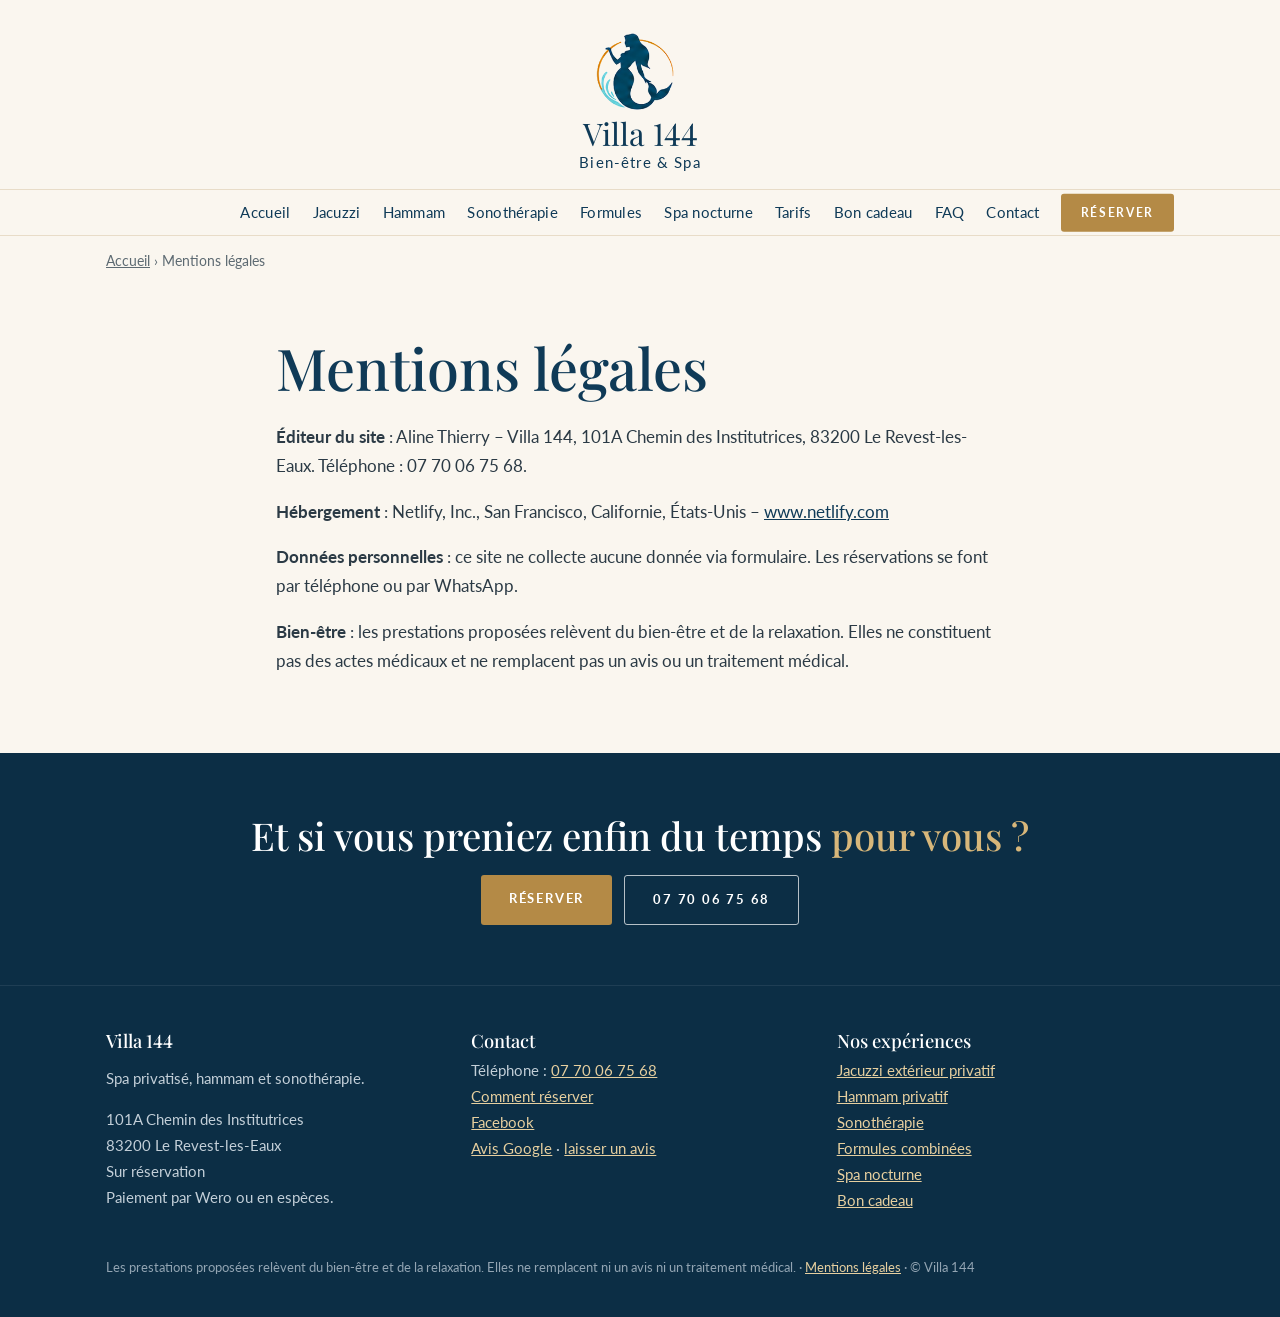
<file: mentions-legales.html>
<!doctype html>
<html lang="fr">
<head>
<meta charset="utf-8">
<meta name="viewport" content="width=device-width, initial-scale=1">
<title>Mentions légales | Villa 144</title>
<meta name="description" content="Mentions légales du site villa144.com.">
<link rel="canonical" href="https://www.villa144.com/mentions-legales.html">
<meta property="og:type" content="website">
<meta property="og:locale" content="fr_FR">
<meta property="og:site_name" content="Villa 144">
<meta property="og:title" content="Mentions légales | Villa 144">
<meta property="og:description" content="Mentions légales du site villa144.com.">
<meta property="og:url" content="https://www.villa144.com/mentions-legales.html">
<meta property="og:image" content="https://www.villa144.com/jacuzzi-jardin-revest-les-eaux.jpg">
<link rel="icon" type="image/png" href="/logo-villa144.png">
<link rel="preconnect" href="https://fonts.googleapis.com">
<link rel="preconnect" href="https://fonts.gstatic.com" crossorigin>
<link href="https://fonts.googleapis.com/css2?family=Lato:wght@400;700&family=Playfair+Display:ital,wght@0,500;1,500&display=swap" rel="stylesheet">
<link rel="stylesheet" href="/style.css?v=5">
<style>
/* z plus lisibles en italique : seuls les z et Z viennent d'une autre police */
@font-face{font-family:"Z Villa";font-style:italic;font-weight:500;src:url(/villa-z-italique-v1.woff2) format("woff2");unicode-range:U+7A,U+5A}
@font-face{font-family:"Z Villa";font-style:normal;font-weight:500;src:url(/villa-z-droit-v1.woff2) format("woff2");unicode-range:U+7A,U+5A}
:root{--serif:"Z Villa","Playfair Display",Georgia,"Times New Roman",serif}
</style>
<script type="application/ld+json">
{
 "@type": "DaySpa",
 "@id": "https://www.villa144.com/#villa144",
 "name": "Villa 144",
 "alternateName": "Villa 144 Bien-être & Spa",
 "url": "https://www.villa144.com/",
 "logo": "https://www.villa144.com/logo-villa144.png",
 "image": [
  "https://www.villa144.com/jacuzzi-jardin-revest-les-eaux.jpg",
  "https://www.villa144.com/jacuzzi-exterieur-soleil.jpg",
  "https://www.villa144.com/spa-nocturne-tombee-de-la-nuit.jpg",
  "https://www.villa144.com/sonotherapie-bols-tibetains-gong-cristal.jpg",
  "https://www.villa144.com/hammam-ambiance-orientale-tajine.jpg"
 ],
 "description": "Spa privatisé près de Toulon : jacuzzi extérieur (jusqu'à 4 personnes), hammam (jusqu'à 2 personnes) et sonothérapie au Revest-les-Eaux, dans un jardin avec vue sur le mont Faron.",
 "telephone": "+33770067568",
 "priceRange": "60 € - 140 €",
 "paymentAccepted": "Wero, Espèces",
 "currenciesAccepted": "EUR",
 "address": {
  "@type": "PostalAddress",
  "streetAddress": "101A Chemin des Institutrices",
  "addressLocality": "Le Revest-les-Eaux",
  "postalCode": "83200",
  "addressRegion": "Var",
  "addressCountry": "FR"
 },
 "areaServed": [
  "Le Revest-les-Eaux",
  "Toulon",
  "La Valette-du-Var",
  "La Garde",
  "La Seyne-sur-Mer",
  "Six-Fours-les-Plages",
  "Hyères",
  "Var"
 ],
 "founder": {
  "@type": "Person",
  "name": "Aline Thierry",
  "jobTitle": "Praticienne en sonothérapie"
 },
 "sameAs": [
  "https://www.facebook.com/villa144.var"
 ],
 "amenityFeature": [
  {
   "@type": "LocationFeatureSpecification",
   "name": "Jacuzzi extérieur privatif",
   "value": true
  },
  {
   "@type": "LocationFeatureSpecification",
   "name": "Hammam privatif",
   "value": true
  },
  {
   "@type": "LocationFeatureSpecification",
   "name": "Collation incluse",
   "value": true
  }
 ],
 "@context": "https://schema.org"
}
</script>
<script type="application/ld+json">
{
 "@context": "https://schema.org",
 "@type": "BreadcrumbList",
 "itemListElement": [
  {
   "@type": "ListItem",
   "position": 1,
   "name": "Accueil",
   "item": "https://www.villa144.com/"
  },
  {
   "@type": "ListItem",
   "position": 2,
   "name": "Mentions légales",
   "item": "https://www.villa144.com/mentions-legales.html"
  }
 ]
}
</script>
</head>
<body>
<header class="site-header">
  <a class="brand" href="/"><img src="/logo-villa144.png" alt="Logo Villa 144" width="62" height="66"><span>Villa 144</span><small>Bien-être &amp; Spa</small></a>
</header>
<nav class="navbar" aria-label="Menu principal">
  <div class="wrap">
    <button class="menu-toggle" aria-expanded="false" aria-controls="menu">Menu</button>
    <ul class="menu" id="menu">
<li><a href="/">Accueil</a></li>
<li><a href="spa-privatif-jacuzzi-toulon.html">Jacuzzi</a></li>
<li><a href="hammam-privatif-toulon.html">Hammam</a></li>
<li><a href="sonotherapie-toulon.html">Sonothérapie</a></li>
<li><a href="formules-sonotherapie-spa.html">Formules</a></li>
<li><a href="spa-nocturne-toulon.html">Spa nocturne</a></li>
<li><a href="tarifs.html">Tarifs</a></li>
<li><a href="bons-cadeaux.html">Bon cadeau</a></li>
<li><a href="faq.html">FAQ</a></li>
<li><a href="contact.html">Contact</a></li>
    </ul>
    <a class="btn nav-resa" href="contact.html#reservation">Réserver</a>
  </div>
</nav>
<div class="wrap breadcrumb"><a href="/">Accueil</a> › Mentions légales</div>
<main>

<section>
  <div class="wrap narrow">
    <h1>Mentions légales</h1>
    <p><b>Éditeur du site</b> : Aline Thierry – Villa 144, 101A Chemin des Institutrices, 83200 Le Revest-les-Eaux. Téléphone : 07 70 06 75 68.</p>
    <p><b>Hébergement</b> : Netlify, Inc., San Francisco, Californie, États-Unis – <a href="https://www.netlify.com">www.netlify.com</a></p>
    <p><b>Données personnelles</b> : ce site ne collecte aucune donnée via formulaire. Les réservations se font par téléphone ou par WhatsApp.</p>
    <p><b>Bien-être</b> : les prestations proposées relèvent du bien-être et de la relaxation. Elles ne constituent pas des actes médicaux et ne remplacent pas un avis ou un traitement médical.</p>
  </div>
</section>

</main>
<section class="cta-band">
  <div class="wrap center">
    <h2>Et si vous preniez enfin du temps <em>pour vous ?</em></h2>
    <div class="actions" style="justify-content:center;margin-top:18px">
      <a class="btn" href="contact.html#reservation">Réserver</a>
      <a class="btn light" href="tel:+33770067568">07 70 06 75 68</a>
    </div>
  </div>
</section>
<footer>
  <div class="wrap">
    <div class="cols">
      <div>
        <h3>Villa 144</h3>
        <p>Spa privatisé, hammam et sonothérapie.</p>
        <p>101A Chemin des Institutrices<br>83200 Le Revest-les-Eaux<br>Sur réservation<br>Paiement par Wero ou en espèces.</p>
      </div>
      <div>
        <h3>Contact</h3>
        <ul>
          <li>Téléphone : <a href="tel:+33770067568">07 70 06 75 68</a></li>
          <li><a href="contact.html#reservation">Comment réserver</a></li>
          <li><a href="https://www.facebook.com/villa144.var">Facebook</a></li>
          <li><a href="https://www.google.com/search?q=Villa+144+Le+Revest-les-Eaux+avis">Avis Google</a> · <a href="https://g.page/r/CYbfHv7cvmc7EBM/review">laisser un avis</a></li>
        </ul>
      </div>
      <div>
        <h3>Nos expériences</h3>
        <ul>
          <li><a href="spa-privatif-jacuzzi-toulon.html">Jacuzzi extérieur privatif</a></li>
          <li><a href="hammam-privatif-toulon.html">Hammam privatif</a></li>
          <li><a href="sonotherapie-toulon.html">Sonothérapie</a></li>
          <li><a href="formules-sonotherapie-spa.html">Formules combinées</a></li>
          <li><a href="spa-nocturne-toulon.html">Spa nocturne</a></li>
          <li><a href="bons-cadeaux.html">Bon cadeau</a></li>
        </ul>
      </div>
    </div>
    <p class="legal">Les prestations proposées relèvent du bien-être et de la relaxation. Elles ne remplacent ni un avis ni un traitement médical. · <a href="mentions-legales.html">Mentions légales</a> · © Villa 144</p>
  </div>
</footer>
<div class="mobile-bar" style="grid-template-columns:1fr 1fr 1fr"><a class="resa" href="contact.html#reservation">Réserver</a><a class="tel" href="tel:+33770067568">Appeler</a><a class="wa" href="https://wa.me/33770067568?text=Bonjour%2C%20je%20souhaite%20des%20informations%20sur%20Villa%20144." style="background:#1f9d55;color:#fff">WhatsApp</a></div>
<script>
  var t = document.querySelector('.menu-toggle'), m = document.getElementById('menu');
  t.addEventListener('click', function () { var o = m.classList.toggle('open'); t.setAttribute('aria-expanded', o); });
  var els = document.querySelectorAll('main section > .wrap');
  if ('IntersectionObserver' in window) {
    var io = new IntersectionObserver(function (es) { es.forEach(function (e) { if (e.isIntersecting) { e.target.classList.add('visible'); io.unobserve(e.target); } }); }, { threshold: .12 });
    els.forEach(function (el, i) { if (i > 0) { el.classList.add('reveal'); io.observe(el); } });
  }
</script>
</body>
</html>
</file>
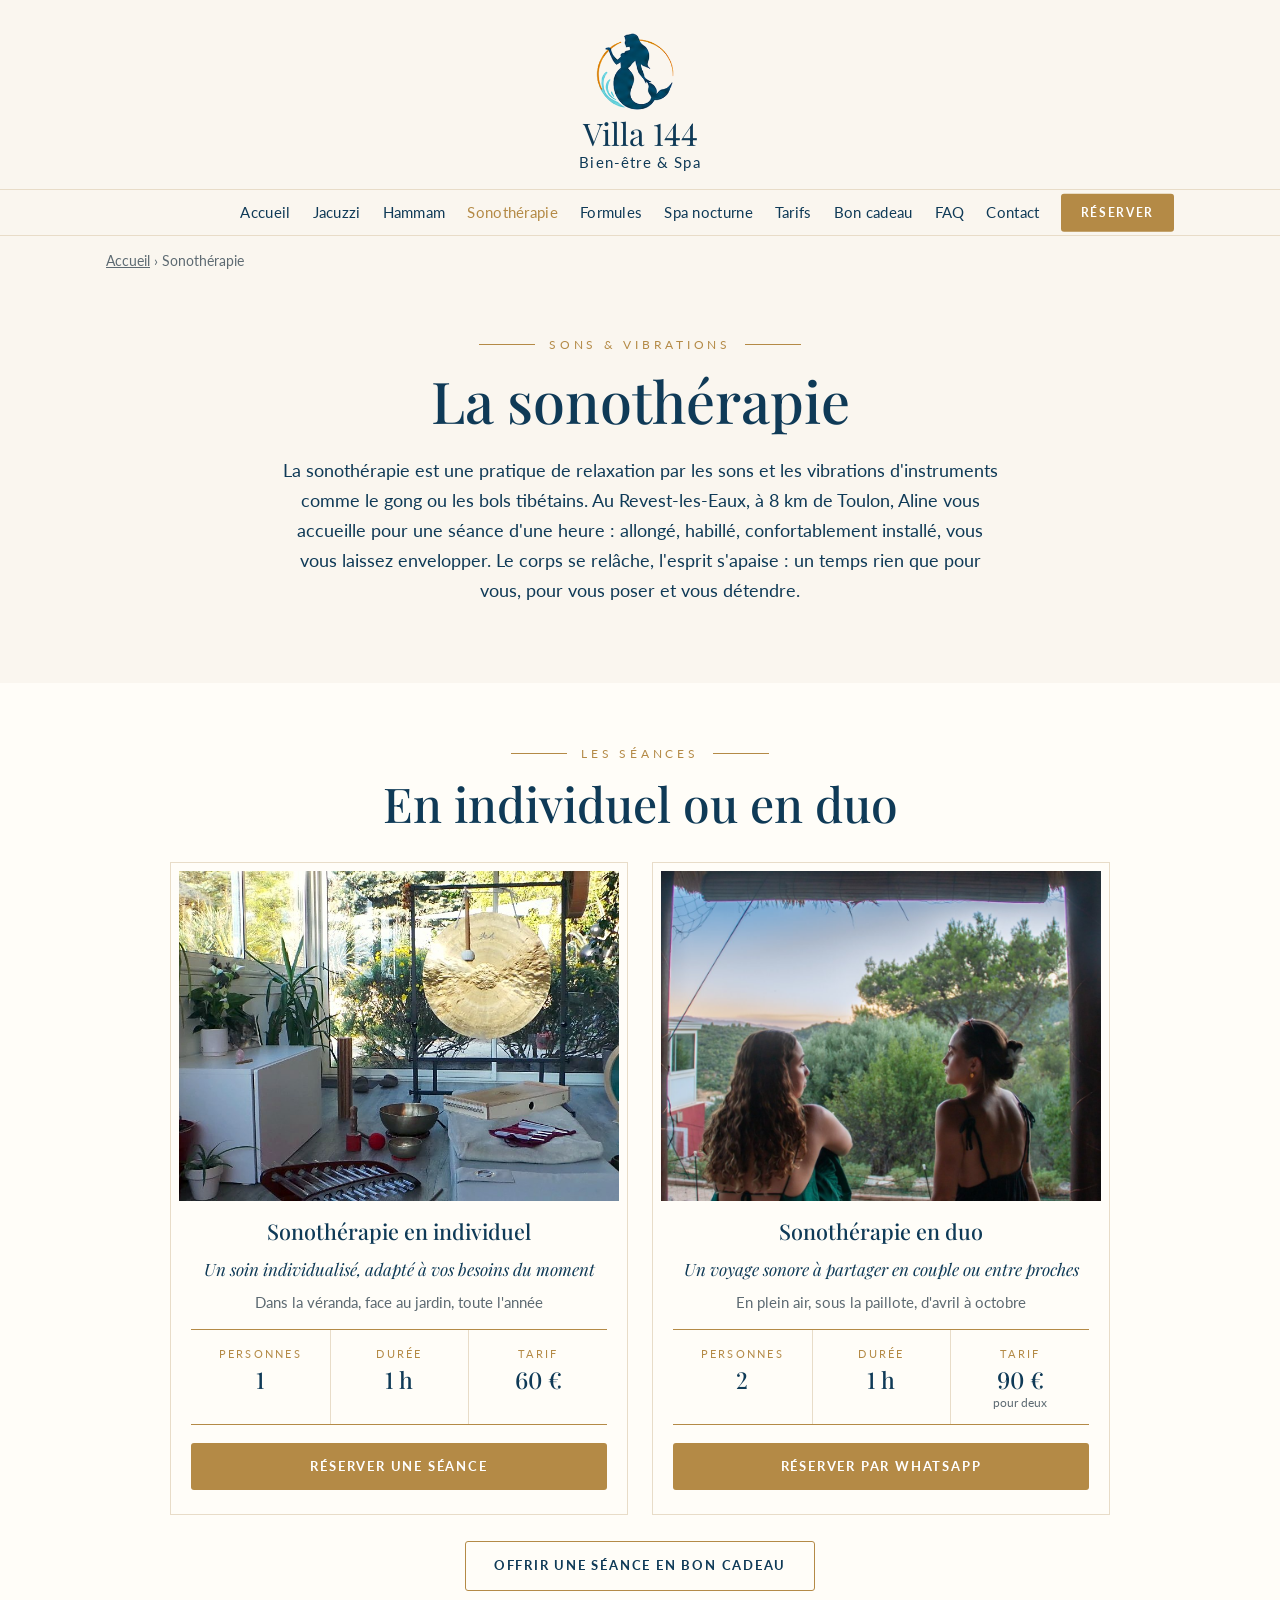
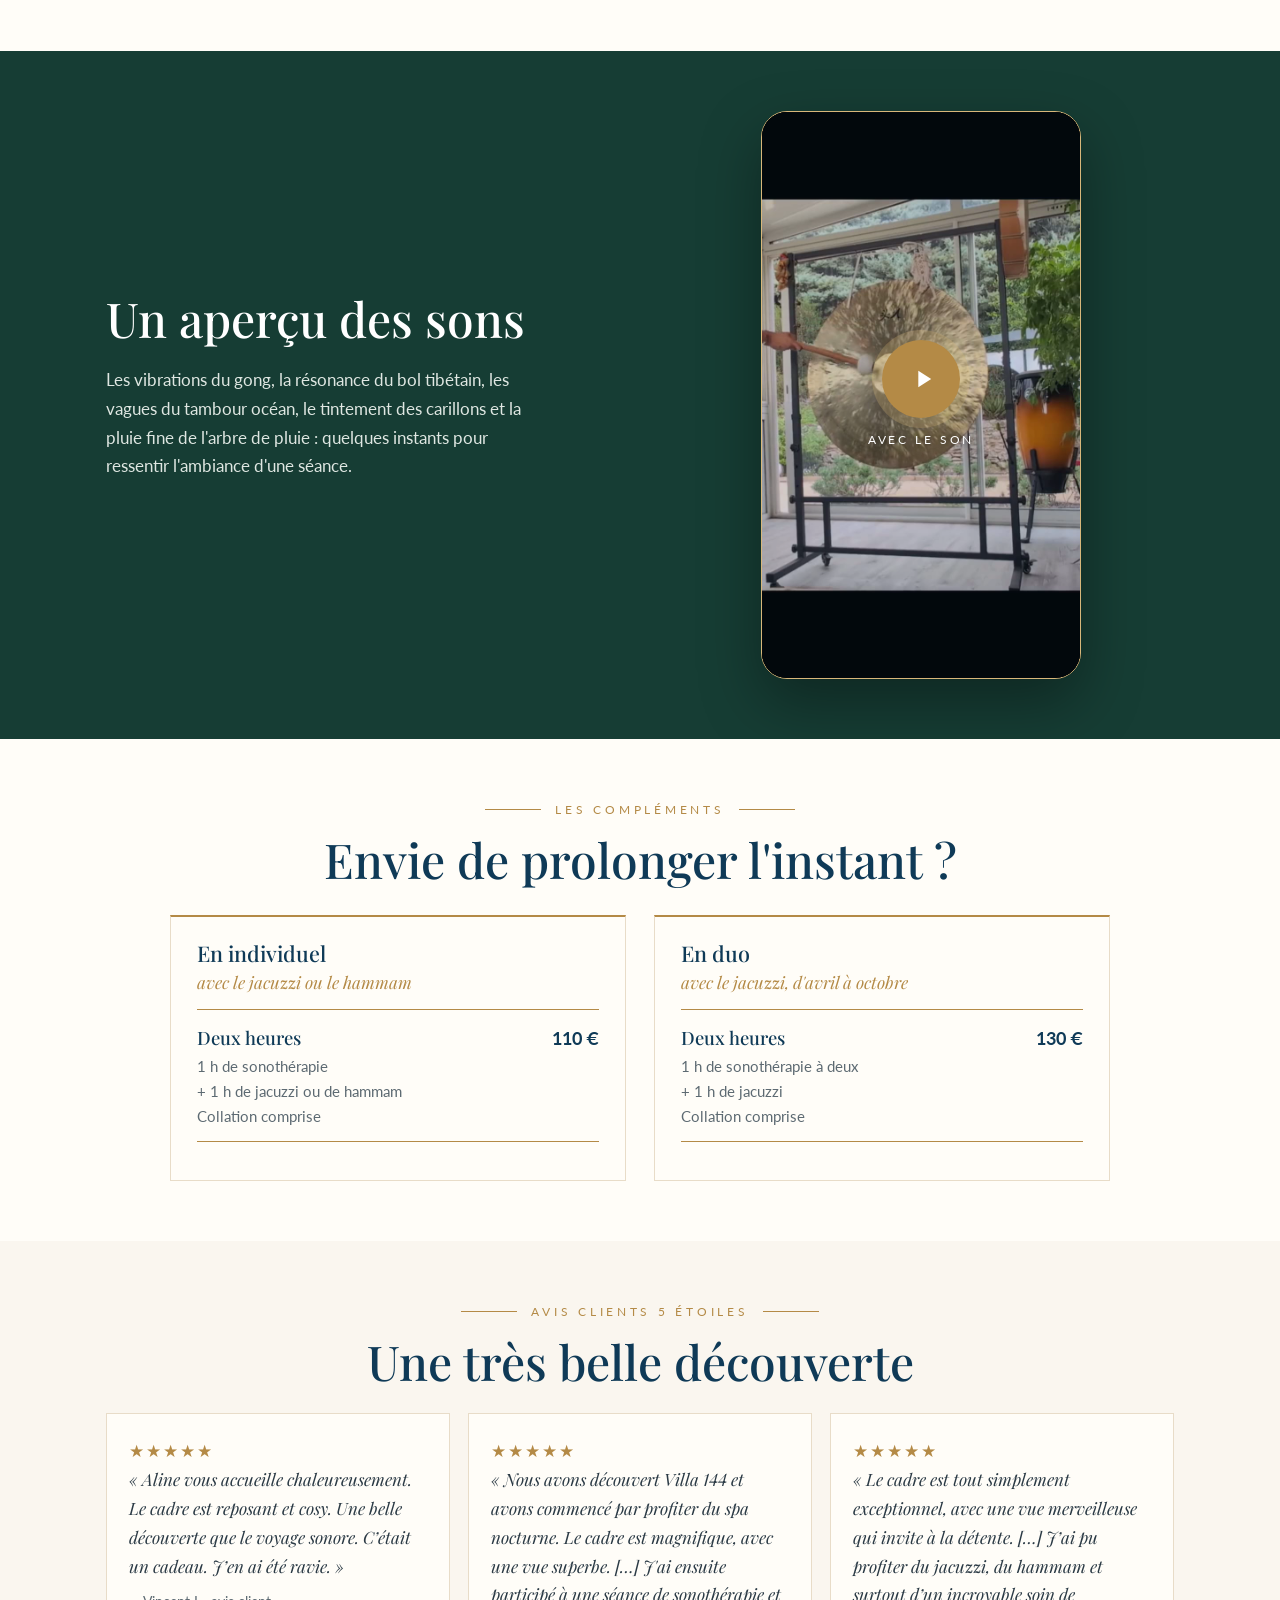
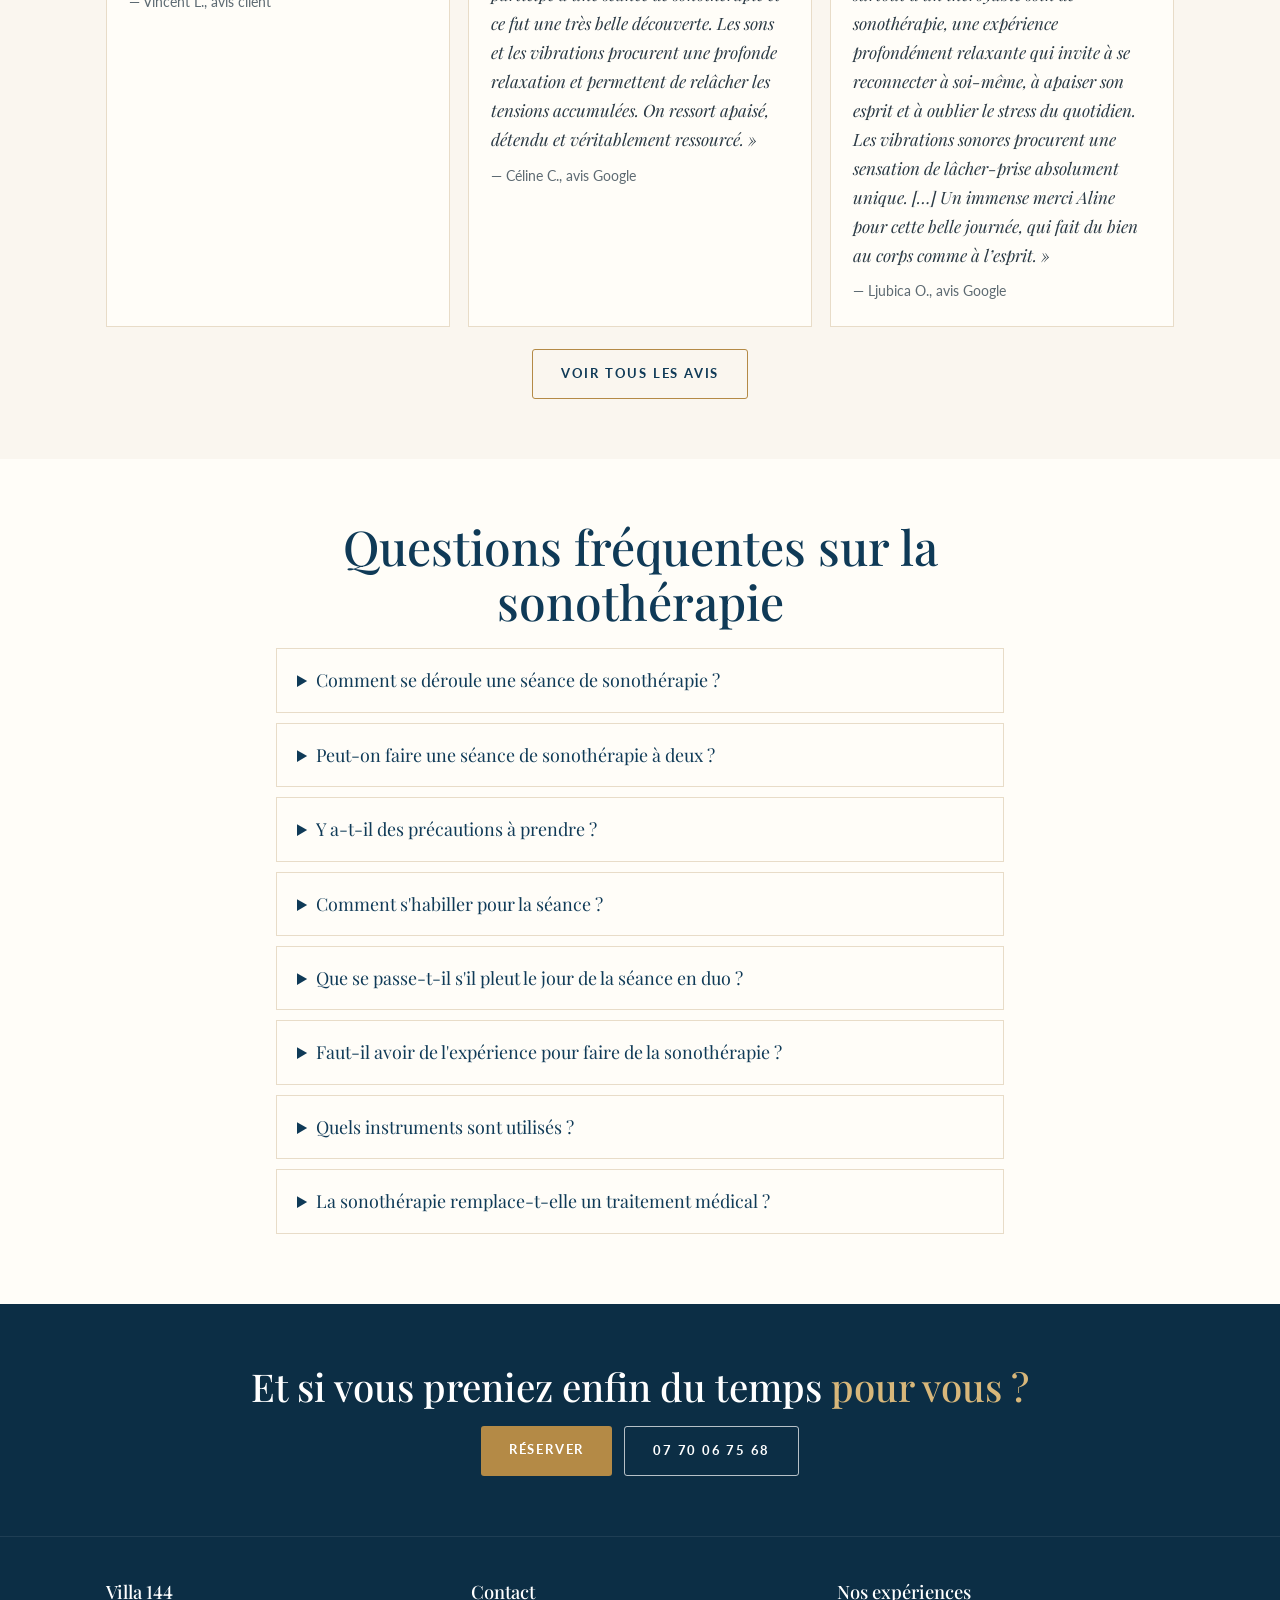
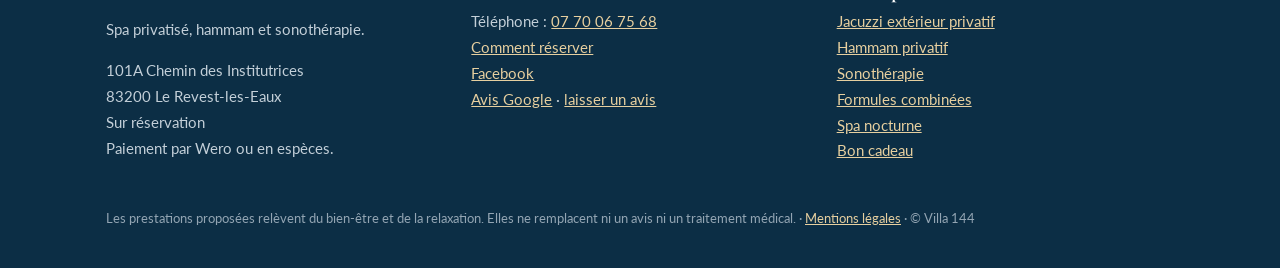
<file: sonotherapie-toulon.html>
<!doctype html>
<html lang="fr">
<head>
<meta charset="utf-8">
<meta name="viewport" content="width=device-width, initial-scale=1">
<title>Sonothérapie près de Toulon – Bols tibétains & harpe de cristal | Villa 144</title>
<meta name="description" content="Sonothérapie près de Toulon, au Revest-les-Eaux : séance d'1 heure avec gong, bols tibétains, harpe de cristal et carillons Koshi. En individuel 60 €, ou en duo en plein air 90 € d'avril à octobre.">
<link rel="canonical" href="https://www.villa144.com/sonotherapie-toulon.html">
<meta property="og:type" content="website">
<meta property="og:locale" content="fr_FR">
<meta property="og:site_name" content="Villa 144">
<meta property="og:title" content="Sonothérapie près de Toulon – Bols tibétains & harpe de cristal | Villa 144">
<meta property="og:description" content="Sonothérapie près de Toulon, au Revest-les-Eaux : séance d'1 heure avec gong, bols tibétains, harpe de cristal et carillons Koshi. En individuel 60 €, ou en duo en plein air 90 € d'avril à octobre.">
<meta property="og:url" content="https://www.villa144.com/sonotherapie-toulon.html">
<meta property="og:image" content="https://www.villa144.com/sonotherapie-instruments-gong-bols-toulon.jpg">
<link rel="icon" type="image/png" href="/logo-villa144.png">
<link rel="preconnect" href="https://fonts.googleapis.com">
<link rel="preconnect" href="https://fonts.gstatic.com" crossorigin>
<link href="https://fonts.googleapis.com/css2?family=Lato:wght@400;700&family=Playfair+Display:ital,wght@0,500;1,500&display=swap" rel="stylesheet">
<link rel="stylesheet" href="/style.css?v=5">
<style>
/* z plus lisibles en italique : seuls les z et Z viennent d'une autre police */
@font-face{font-family:"Z Villa";font-style:italic;font-weight:500;src:url(/villa-z-italique-v1.woff2) format("woff2");unicode-range:U+7A,U+5A}
@font-face{font-family:"Z Villa";font-style:normal;font-weight:500;src:url(/villa-z-droit-v1.woff2) format("woff2");unicode-range:U+7A,U+5A}
:root{--serif:"Z Villa","Playfair Display",Georgia,"Times New Roman",serif}
</style>
<script type="application/ld+json">
{
 "@type": "DaySpa",
 "@id": "https://www.villa144.com/#villa144",
 "name": "Villa 144",
 "alternateName": "Villa 144 Bien-être & Spa",
 "url": "https://www.villa144.com/",
 "logo": "https://www.villa144.com/logo-villa144.png",
 "image": [
  "https://www.villa144.com/jacuzzi-jardin-revest-les-eaux.jpg",
  "https://www.villa144.com/jacuzzi-exterieur-soleil.jpg",
  "https://www.villa144.com/spa-nocturne-tombee-de-la-nuit.jpg",
  "https://www.villa144.com/sonotherapie-bols-tibetains-gong-cristal.jpg",
  "https://www.villa144.com/hammam-ambiance-orientale-tajine.jpg"
 ],
 "description": "Spa privatisé près de Toulon : jacuzzi extérieur (jusqu'à 4 personnes), hammam (jusqu'à 2 personnes) et sonothérapie au Revest-les-Eaux, dans un jardin avec vue sur le mont Faron.",
 "telephone": "+33770067568",
 "priceRange": "60 € - 140 €",
 "paymentAccepted": "Wero, Espèces",
 "currenciesAccepted": "EUR",
 "address": {
  "@type": "PostalAddress",
  "streetAddress": "101A Chemin des Institutrices",
  "addressLocality": "Le Revest-les-Eaux",
  "postalCode": "83200",
  "addressRegion": "Var",
  "addressCountry": "FR"
 },
 "areaServed": [
  "Le Revest-les-Eaux",
  "Toulon",
  "La Valette-du-Var",
  "La Garde",
  "La Seyne-sur-Mer",
  "Six-Fours-les-Plages",
  "Hyères",
  "Var"
 ],
 "founder": {
  "@type": "Person",
  "name": "Aline Thierry",
  "jobTitle": "Praticienne en sonothérapie"
 },
 "sameAs": [
  "https://www.facebook.com/villa144.var",
  "https://www.google.com/maps?cid=4280599827204464518"
 ],
 "amenityFeature": [
  {
   "@type": "LocationFeatureSpecification",
   "name": "Jacuzzi extérieur privatif",
   "value": true
  },
  {
   "@type": "LocationFeatureSpecification",
   "name": "Hammam privatif",
   "value": true
  },
  {
   "@type": "LocationFeatureSpecification",
   "name": "Collation incluse",
   "value": true
  }
 ],
 "@context": "https://schema.org",
 "geo": {
  "@type": "GeoCoordinates",
  "latitude": 43.1654189,
  "longitude": 5.9173902
 },
 "hasMap": "https://www.google.com/maps?cid=4280599827204464518"
}
</script>
<script type="application/ld+json">
{
 "@context": "https://schema.org",
 "@type": "BreadcrumbList",
 "itemListElement": [
  {
   "@type": "ListItem",
   "position": 1,
   "name": "Accueil",
   "item": "https://www.villa144.com/"
  },
  {
   "@type": "ListItem",
   "position": 2,
   "name": "Sonothérapie",
   "item": "https://www.villa144.com/sonotherapie-toulon.html"
  }
 ]
}
</script>
<script type="application/ld+json">
{
 "@type": "Service",
 "name": "Sonothérapie – séance individuelle ou en duo",
 "description": "Séance de sonothérapie d'1 heure avec gong, bols tibétains, bol en cristal, harpe de cristal, carillons Koshi, tambour océan et arbre de pluie : en individuel dans la véranda toute l'année, ou en duo en plein air sous la paillote d'avril à octobre.",
 "serviceType": "Sonothérapie",
 "provider": {
  "@id": "https://www.villa144.com/#villa144"
 },
 "areaServed": "Toulon et alentours",
 "offers": [
  {
   "@type": "Offer",
   "name": "Séance individuelle, 1 h",
   "price": "60",
   "priceCurrency": "EUR"
  },
  {
   "@type": "Offer",
   "name": "Sonothérapie en duo, 1 h (2 personnes)",
   "price": "90",
   "priceCurrency": "EUR"
  },
  {
   "@type": "Offer",
   "name": "Sonothérapie en duo, 2 h avec jacuzzi (2 personnes)",
   "price": "130",
   "priceCurrency": "EUR"
  }
 ],
 "@context": "https://schema.org"
}
</script>
<script type="application/ld+json">
{
 "@type": "FAQPage",
 "mainEntity": [
  {
   "@type": "Question",
   "name": "Peut-on faire une séance de sonothérapie à deux ?",
   "acceptedAnswer": {
    "@type": "Answer",
    "text": "Oui, avec la sonothérapie en duo, d'avril à octobre : un voyage sonore à deux, en plein air, allongés côte à côte sous la paillote du jardin. 1 heure pour 90 €, ou 2 heures avec 1 heure de jacuzzi pour 130 €, collation comprise pour la formule de 2 heures. Réservation par téléphone ou WhatsApp."
   }
  },
  {
   "@type": "Question",
   "name": "Y a-t-il des précautions à prendre ?",
   "acceptedAnswer": {
    "@type": "Answer",
    "text": "Les séances de sonothérapie sont déconseillées aux personnes portant un pacemaker ou un autre appareil implanté, aux femmes enceintes et aux personnes épileptiques. En cas de doute, demandez l'avis de votre médecin avant de réserver. La sonothérapie est une pratique de bien-être, qui ne remplace pas un avis médical."
   }
  },
  {
   "@type": "Question",
   "name": "Comment s'habiller pour la séance ?",
   "acceptedAnswer": {
    "@type": "Answer",
    "text": "Venez dans une tenue souple et confortable, de préférence sans éléments en métal. Vous restez habillé pendant toute la séance. Pour la sonothérapie en duo, en plein air, prévoyez une petite laine."
   }
  },
  {
   "@type": "Question",
   "name": "Que se passe-t-il s'il pleut le jour de la séance en duo ?",
   "acceptedAnswer": {
    "@type": "Answer",
    "text": "La sonothérapie en duo se déroule en plein air, sous la paillote. En cas de pluie, la séance est reportée à une autre date, à votre convenance."
   }
  },
  {
   "@type": "Question",
   "name": "Comment se déroule une séance de sonothérapie ?",
   "acceptedAnswer": {
    "@type": "Answer",
    "text": "La séance dure 1 heure, en individuel ou en duo. Vous restez habillé, confortablement allongé, et vous laissez les sons et les vibrations vous envelopper : gong, bols tibétains, harpe de cristal, carillons, tambour océan. En individuel, le soin est adapté à vos besoins du moment. Tarif : 60 € en individuel, 90 € pour deux."
   }
  },
  {
   "@type": "Question",
   "name": "Faut-il avoir de l'expérience pour faire de la sonothérapie ?",
   "acceptedAnswer": {
    "@type": "Answer",
    "text": "Non, aucune expérience n'est nécessaire. Il suffit de vous installer et de vous laisser porter par les sons."
   }
  },
  {
   "@type": "Question",
   "name": "Quels instruments sont utilisés ?",
   "acceptedAnswer": {
    "@type": "Answer",
    "text": "Des bols tibétains, un bol thérapeutique en cristal, une harpe de cristal, un grand gong, un monolini, 4 carillons Koshi, un tambour océan et un tambour chamanique, dont les sons et vibrations accompagnent la détente."
   }
  },
  {
   "@type": "Question",
   "name": "La sonothérapie remplace-t-elle un traitement médical ?",
   "acceptedAnswer": {
    "@type": "Answer",
    "text": "Non. La sonothérapie est une pratique de bien-être et de relaxation. Elle ne remplace pas un avis ou un traitement médical."
   }
  }
 ],
 "@context": "https://schema.org"
}
</script>
<style>
.sono-video { align-items: center; }
.sono-video .txt { max-width: 440px; }
.sono-video .txt p { color: #dfe7e2; }
.sono-player { position: relative; max-width: 320px; margin: 0 auto; border-radius: 26px; overflow: hidden; border: 1px solid var(--gold-light); box-shadow: 0 24px 60px rgba(0,0,0,.35); background: #000; }
.sono-player video { display: block; width: 100%; height: auto; aspect-ratio: 9/16; object-fit: contain; background: #000; }
.sono-play { position: absolute; inset: 0; display: flex; flex-direction: column; align-items: center; justify-content: center; gap: 12px; border: 0; background: rgba(12,46,69,.18); cursor: pointer; color: #fff; font: inherit; }
.sono-play span.c { width: 78px; height: 78px; border-radius: 50%; background: var(--gold); display: flex; align-items: center; justify-content: center; box-shadow: 0 0 0 10px rgba(216,183,122,.25); transition: transform .3s ease; }
.sono-play:hover span.c { transform: scale(1.06); }
.sono-play svg { width: 28px; height: 28px; margin-left: 4px; fill: #fff; }
.sono-play small { letter-spacing: .25em; text-transform: uppercase; font-size: .72rem; text-shadow: 0 1px 6px rgba(0,0,0,.6); }
.sono-player.playing .sono-play { display: none; }
@media (max-width: 820px) { .sono-video .txt { text-align: center; margin: 0 auto; } }
.offres-sono .card .body { display: flex; flex-direction: column; }
.offres-sono .tag { margin-bottom: 6px; }
.offres-sono .lieu { font-size: .92rem; color: var(--muted); margin: 0 0 14px; }
.offres-sono .keyinfo { margin: auto auto 18px; width: 100%; }
.offres-sono .btn { align-self: stretch; text-align: center; }
</style>
</head>
<body>
<header class="site-header">
  <a class="brand" href="/"><img src="/logo-villa144.png" alt="Logo Villa 144" width="62" height="66"><span>Villa 144</span><small>Bien-être &amp; Spa</small></a>
</header>
<nav class="navbar" aria-label="Menu principal">
  <div class="wrap">
    <button class="menu-toggle" aria-expanded="false" aria-controls="menu">Menu</button>
    <ul class="menu" id="menu">
<li><a href="/">Accueil</a></li>
<li><a href="spa-privatif-jacuzzi-toulon.html">Jacuzzi</a></li>
<li><a href="hammam-privatif-toulon.html">Hammam</a></li>
<li><a href="sonotherapie-toulon.html" aria-current="page">Sonothérapie</a></li>
<li><a href="formules-sonotherapie-spa.html">Formules</a></li>
<li><a href="spa-nocturne-toulon.html">Spa nocturne</a></li>
<li><a href="tarifs.html">Tarifs</a></li>
<li><a href="bons-cadeaux.html">Bon cadeau</a></li>
<li><a href="faq.html">FAQ</a></li>
<li><a href="contact.html">Contact</a></li>
    </ul>
    <a class="btn nav-resa" href="contact.html#reservation">Réserver</a>
  </div>
</nav>
<div class="wrap breadcrumb"><a href="/">Accueil</a> › Sonothérapie</div>
<main>

<section>
  <div class="wrap narrow center">
    <span class="eyebrow">Sons &amp; vibrations</span>
<h1>La sonothérapie</h1>

    <p class="lead">La sonothérapie est une pratique de relaxation par les sons et les vibrations d'instruments comme le gong ou les bols tibétains. Au Revest-les-Eaux, à 8 km de Toulon, Aline vous accueille pour une séance d'une heure : allongé, habillé, confortablement installé, vous vous laissez envelopper. Le corps se relâche, l'esprit s'apaise : un temps rien que pour vous, pour vous poser et vous détendre.</p>
  </div>
</section>

<section class="paper" id="offres">
  <div class="wrap center">
    <span class="eyebrow">Les séances</span>
    <h2>En individuel ou en duo</h2>
    <div class="cards offres-sono" style="max-width:940px;margin:30px auto 0">
      <article class="card"><div class="img"><img src="sonotherapie-instruments-gong-bols-toulon.jpg" alt="Espace de sonothérapie au Revest-les-Eaux : gong, bols tibétains, harpe de cristal, tambour océan et tapis de séance devant le jardin" width="995" height="584"></div>
        <div class="body"><h3>Sonothérapie en individuel</h3><p class="tag">Un soin individualisé, adapté à vos besoins du moment</p><p class="lieu">Dans la véranda, face au jardin, toute l'année</p>
          <div class="keyinfo"><div><small>Personnes</small><b>1</b></div><div><small>Durée</small><b>1 h</b></div><div><small>Tarif</small><b>60 €<em>&nbsp;</em></b></div></div>
          <a class="btn" href="https://wa.me/33770067568?text=Bonjour%2C%20je%20souhaite%20r%C3%A9server%20une%20s%C3%A9ance%20de%20sonoth%C3%A9rapie%20en%20individuel%20%281%20h%29.%20Quelles%20sont%20vos%20disponibilit%C3%A9s%20%3F">Réserver une séance</a></div></article>
      <article class="card" id="duo"><div class="img"><img src="amies-paillote-vue-collines.jpg" alt="La paillote du jardin de Villa 144, où se vit la sonothérapie en duo" loading="lazy" width="1066" height="1600"></div>
        <div class="body"><h3>Sonothérapie en duo</h3><p class="tag">Un voyage sonore à partager en couple ou entre proches</p><p class="lieu">En plein air, sous la paillote, d'avril à octobre</p>
          <div class="keyinfo"><div><small>Personnes</small><b>2</b></div><div><small>Durée</small><b>1 h</b></div><div><small>Tarif</small><b>90 €<em>pour deux</em></b></div></div>
          <a class="btn" href="https://wa.me/33770067568?text=Bonjour%2C%20je%20souhaite%20des%20informations%20sur%20la%20sonoth%C3%A9rapie%20en%20duo%20de%20Villa%20144.">Réserver par WhatsApp</a></div></article>
    </div>
    <div class="actions" style="justify-content:center;margin-top:26px"><a class="btn outline" href="bons-cadeaux.html#sonotherapie">Offrir une séance en bon cadeau</a></div>
  </div>
</section>

<section class="dark">
  <div class="wrap split sono-video">
    <div class="txt">
      <h2>Un aperçu des sons</h2>
      <p>Les vibrations du gong, la résonance du bol tibétain, les vagues du tambour océan, le tintement des carillons et la pluie fine de l'arbre de pluie : quelques instants pour ressentir l'ambiance d'une séance.</p>
    </div>
    <div class="sono-player" id="sono-player">
      <video src="sons-sonotherapie-v2.mp4" poster="sons-sonotherapie-poster-v1.jpg" playsinline preload="none" width="720" height="1280" aria-label="Vidéo des instruments de sonothérapie de Villa 144 : gong, bol tibétain, tambour océan, carillons Koshi et arbre de pluie, avec le son"></video>
      <button class="sono-play" type="button" aria-label="Lancer la vidéo avec le son"><span class="c"><svg viewBox="0 0 24 24" aria-hidden="true"><path d="M8 5v14l11-7z"/></svg></span><small>Avec le son</small></button>
    </div>
  </div>
</section>

<section class="paper">
  <div class="wrap center">
    <span class="eyebrow">Les compléments</span>
    <h2>Envie de prolonger l'instant ?</h2>
    <div class="duo" style="max-width:940px;margin-left:auto;margin-right:auto">
      <div>
        <h3>En individuel</h3>
        <p class="tag">avec le jacuzzi ou le hammam</p>
        <div class="plist" style="margin:8px 0 14px"><div><span><b>Deux heures</b><small>1 h de sonothérapie<br>+ 1 h de jacuzzi ou de hammam<br>Collation comprise</small></span><b>110 €</b></div></div>
      </div>
      <div>
        <h3>En duo</h3>
        <p class="tag">avec le jacuzzi, d'avril à octobre</p>
        <div class="plist" style="margin:8px 0 14px"><div><span><b>Deux heures</b><small>1 h de sonothérapie à deux<br>+ 1 h de jacuzzi<br>Collation comprise</small></span><b>130 €</b></div></div>
      </div>
    </div>
  </div>
</section>

<section>
  <div class="wrap center">
    <span class="eyebrow">Avis clients 5 étoiles</span>
    <h2 class="h2-one">Une très belle découverte</h2>
    <div class="reviews" style="margin-top:24px;text-align:left">
<blockquote class="review"><div class="stars" aria-label="5 étoiles sur 5">★★★★★</div>« Aline vous accueille chaleureusement. Le cadre est reposant et cosy. Une belle découverte que le voyage sonore. C’était un cadeau. J’en ai été ravie. »<cite>— Vincent L., avis client</cite></blockquote>
<blockquote class="review"><div class="stars" aria-label="5 étoiles sur 5">★★★★★</div>« Nous avons découvert Villa 144 et avons commencé par profiter du spa nocturne. Le cadre est magnifique, avec une vue superbe. […] J'ai ensuite participé à une séance de sonothérapie et ce fut une très belle découverte. Les sons et les vibrations procurent une profonde relaxation et permettent de relâcher les tensions accumulées. On ressort apaisé, détendu et véritablement ressourcé. »<cite>— Céline C., avis Google</cite></blockquote>
<blockquote class="review"><div class="stars" aria-label="5 étoiles sur 5">★★★★★</div>«&nbsp;Le cadre est tout simplement exceptionnel, avec une vue merveilleuse qui invite à la détente. […] J’ai pu profiter du jacuzzi, du hammam et surtout d’un incroyable soin de sonothérapie, une expérience profondément relaxante qui invite à se reconnecter à soi-même, à apaiser son esprit et à oublier le stress du quotidien. Les vibrations sonores procurent une sensation de lâcher-prise absolument unique. […] Un immense merci Aline pour cette belle journée, qui fait du bien au corps comme à l’esprit.&nbsp;»<cite>— Ljubica O., avis Google</cite></blockquote>
    </div>
    <div class="actions" style="justify-content:center;margin-top:22px"><a class="btn outline" href="https://www.google.com/search?q=Villa+144+Le+Revest-les-Eaux+avis">Voir tous les avis</a></div>
  </div>
</section>
<section class="paper">
  <div class="wrap narrow center">
    <h2>Questions fréquentes sur la sonothérapie</h2>
    <details><summary>Comment se déroule une séance de sonothérapie ?</summary><p>La séance dure 1 heure, en individuel ou en duo. Vous restez habillé, confortablement allongé, et vous laissez les sons et les vibrations vous envelopper : gong, bols tibétains, harpe de cristal, carillons, tambour océan. En individuel, le soin est adapté à vos besoins du moment. Tarif : 60 € en individuel, 90 € pour deux.</p></details>
<details><summary>Peut-on faire une séance de sonothérapie à deux ?</summary><p>Oui, avec la sonothérapie en duo, d'avril à octobre : un voyage sonore à deux, en plein air, allongés côte à côte sous la paillote du jardin. 1 heure pour 90 €, ou 2 heures avec 1 heure de jacuzzi pour 130 €, collation comprise pour la formule de 2 heures. Réservation par téléphone ou WhatsApp.</p></details>
<details><summary>Y a-t-il des précautions à prendre ?</summary><p>Les séances de sonothérapie sont déconseillées aux personnes portant un pacemaker ou un autre appareil implanté, aux femmes enceintes et aux personnes épileptiques. En cas de doute, demandez l'avis de votre médecin avant de réserver. La sonothérapie est une pratique de bien-être, qui ne remplace pas un avis médical.</p></details>
<details><summary>Comment s'habiller pour la séance ?</summary><p>Venez dans une tenue souple et confortable, de préférence sans éléments en métal. Vous restez habillé pendant toute la séance. Pour la sonothérapie en duo, en plein air, prévoyez une petite laine.</p></details>
<details><summary>Que se passe-t-il s'il pleut le jour de la séance en duo ?</summary><p>La sonothérapie en duo se déroule en plein air, sous la paillote. En cas de pluie, la séance est reportée à une autre date, à votre convenance.</p></details>
<details><summary>Faut-il avoir de l'expérience pour faire de la sonothérapie ?</summary><p>Non, aucune expérience n'est nécessaire. Il suffit de vous installer et de vous laisser porter par les sons.</p></details>
<details><summary>Quels instruments sont utilisés ?</summary><p>Des bols tibétains, un bol thérapeutique en cristal, une harpe de cristal, un grand gong, un monolini, 4 carillons Koshi, un tambour océan et un tambour chamanique, dont les sons et vibrations accompagnent la détente.</p></details>
<details><summary>La sonothérapie remplace-t-elle un traitement médical ?</summary><p>Non. La sonothérapie est une pratique de bien-être et de relaxation. Elle ne remplace pas un avis ou un traitement médical.</p></details>
  </div>
</section>

</main>
<section class="cta-band">
  <div class="wrap center">
    <h2>Et si vous preniez enfin du temps <em>pour vous ?</em></h2>
    <div class="actions" style="justify-content:center;margin-top:18px">
      <a class="btn" href="#offres">Réserver</a>
      <a class="btn light" href="tel:+33770067568">07 70 06 75 68</a>
    </div>
  </div>
</section>
<footer>
  <div class="wrap">
    <div class="cols">
      <div>
        <h3>Villa 144</h3>
        <p>Spa privatisé, hammam et sonothérapie.</p>
        <p>101A Chemin des Institutrices<br>83200 Le Revest-les-Eaux<br>Sur réservation<br>Paiement par Wero ou en espèces.</p>
      </div>
      <div>
        <h3>Contact</h3>
        <ul>
          <li>Téléphone : <a href="tel:+33770067568">07 70 06 75 68</a></li>
          <li><a href="contact.html#reservation">Comment réserver</a></li>
          <li><a href="https://www.facebook.com/villa144.var">Facebook</a></li>
          <li><a href="https://www.google.com/search?q=Villa+144+Le+Revest-les-Eaux+avis">Avis Google</a> · <a href="https://g.page/r/CYbfHv7cvmc7EBM/review">laisser un avis</a></li>
        </ul>
      </div>
      <div>
        <h3>Nos expériences</h3>
        <ul>
          <li><a href="spa-privatif-jacuzzi-toulon.html">Jacuzzi extérieur privatif</a></li>
          <li><a href="hammam-privatif-toulon.html">Hammam privatif</a></li>
          <li><a href="sonotherapie-toulon.html">Sonothérapie</a></li>
          <li><a href="formules-sonotherapie-spa.html">Formules combinées</a></li>
          <li><a href="spa-nocturne-toulon.html">Spa nocturne</a></li>
          <li><a href="bons-cadeaux.html">Bon cadeau</a></li>
        </ul>
      </div>
    </div>
    <p class="legal">Les prestations proposées relèvent du bien-être et de la relaxation. Elles ne remplacent ni un avis ni un traitement médical. · <a href="mentions-legales.html">Mentions légales</a> · © Villa 144</p>
  </div>
</footer>
<div class="mobile-bar" style="grid-template-columns:1fr 1fr 1fr"><a class="resa" href="contact.html#reservation">Réserver</a><a class="tel" href="tel:+33770067568">Appeler</a><a class="wa" href="https://wa.me/33770067568?text=Bonjour%2C%20je%20souhaite%20des%20informations%20sur%20Villa%20144." style="background:#1f9d55;color:#fff">WhatsApp</a></div>
<script>
  var t = document.querySelector('.menu-toggle'), m = document.getElementById('menu');
  t.addEventListener('click', function () { var o = m.classList.toggle('open'); t.setAttribute('aria-expanded', o); });
  var els = document.querySelectorAll('main section > .wrap');
  if ('IntersectionObserver' in window) {
    var io = new IntersectionObserver(function (es) { es.forEach(function (e) { if (e.isIntersecting) { e.target.classList.add('visible'); io.unobserve(e.target); } }); }, { threshold: .12 });
    els.forEach(function (el, i) { if (i > 0) { el.classList.add('reveal'); io.observe(el); } });
  }
</script>
<script>
  (function () {
    var p = document.getElementById('sono-player'); if (!p) return;
    var v = p.querySelector('video'), b = p.querySelector('.sono-play');
    b.addEventListener('click', function () { p.classList.add('playing'); v.controls = true; v.play(); });
    v.addEventListener('ended', function () { p.classList.remove('playing'); v.controls = false; v.load(); });
  })();
</script>
</body>
</html>
</file>
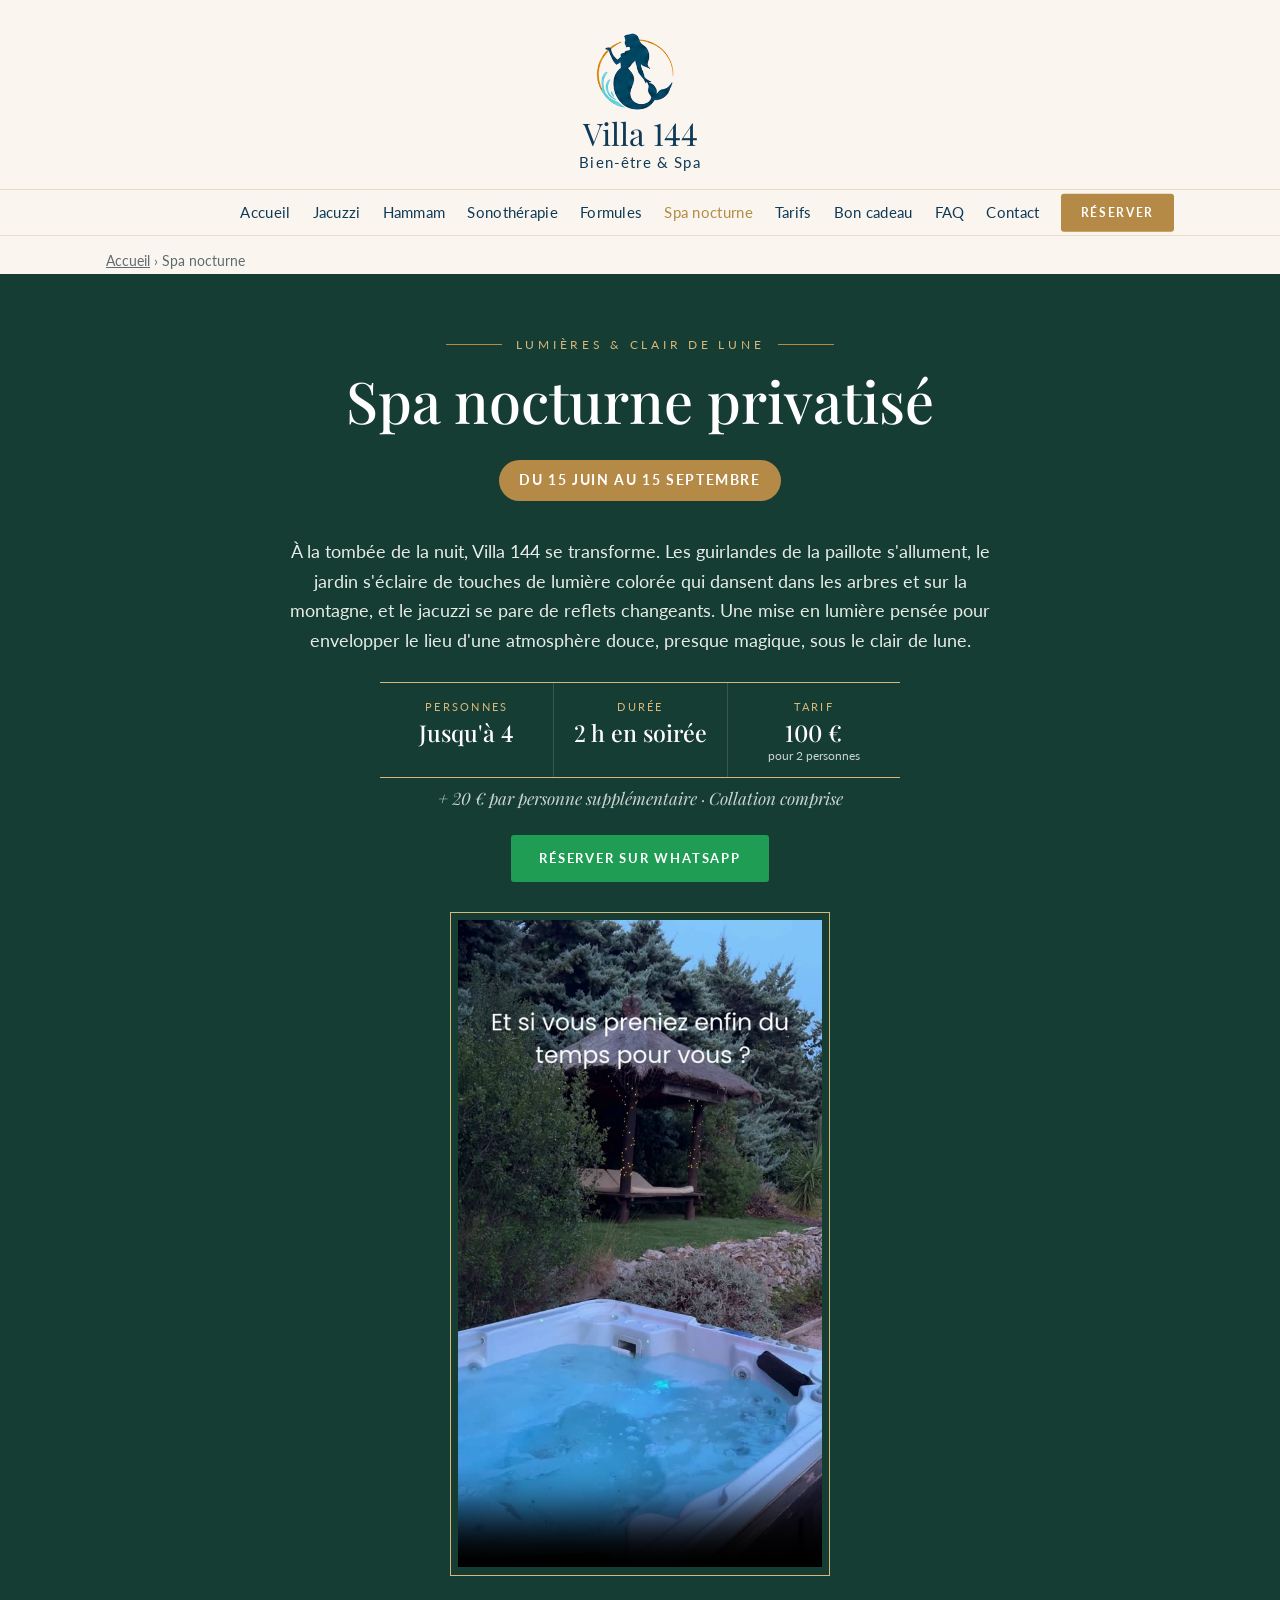
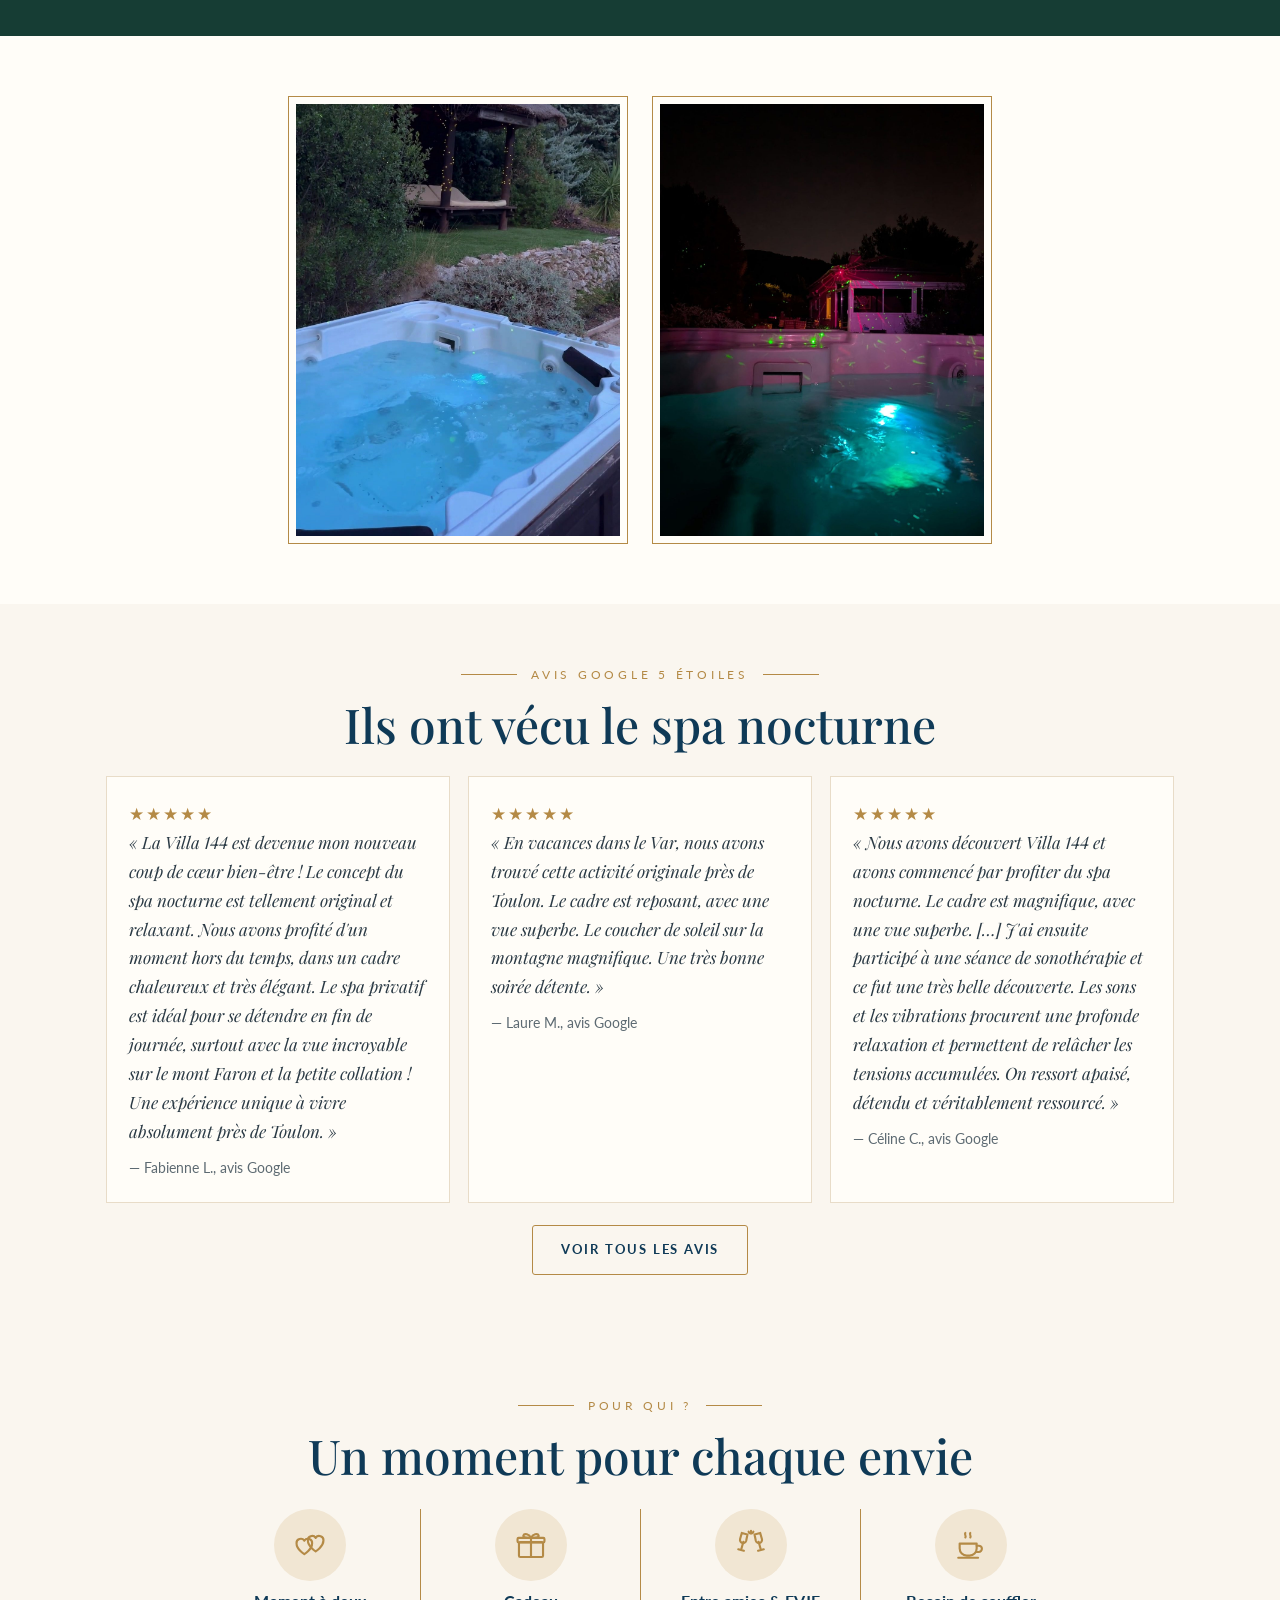
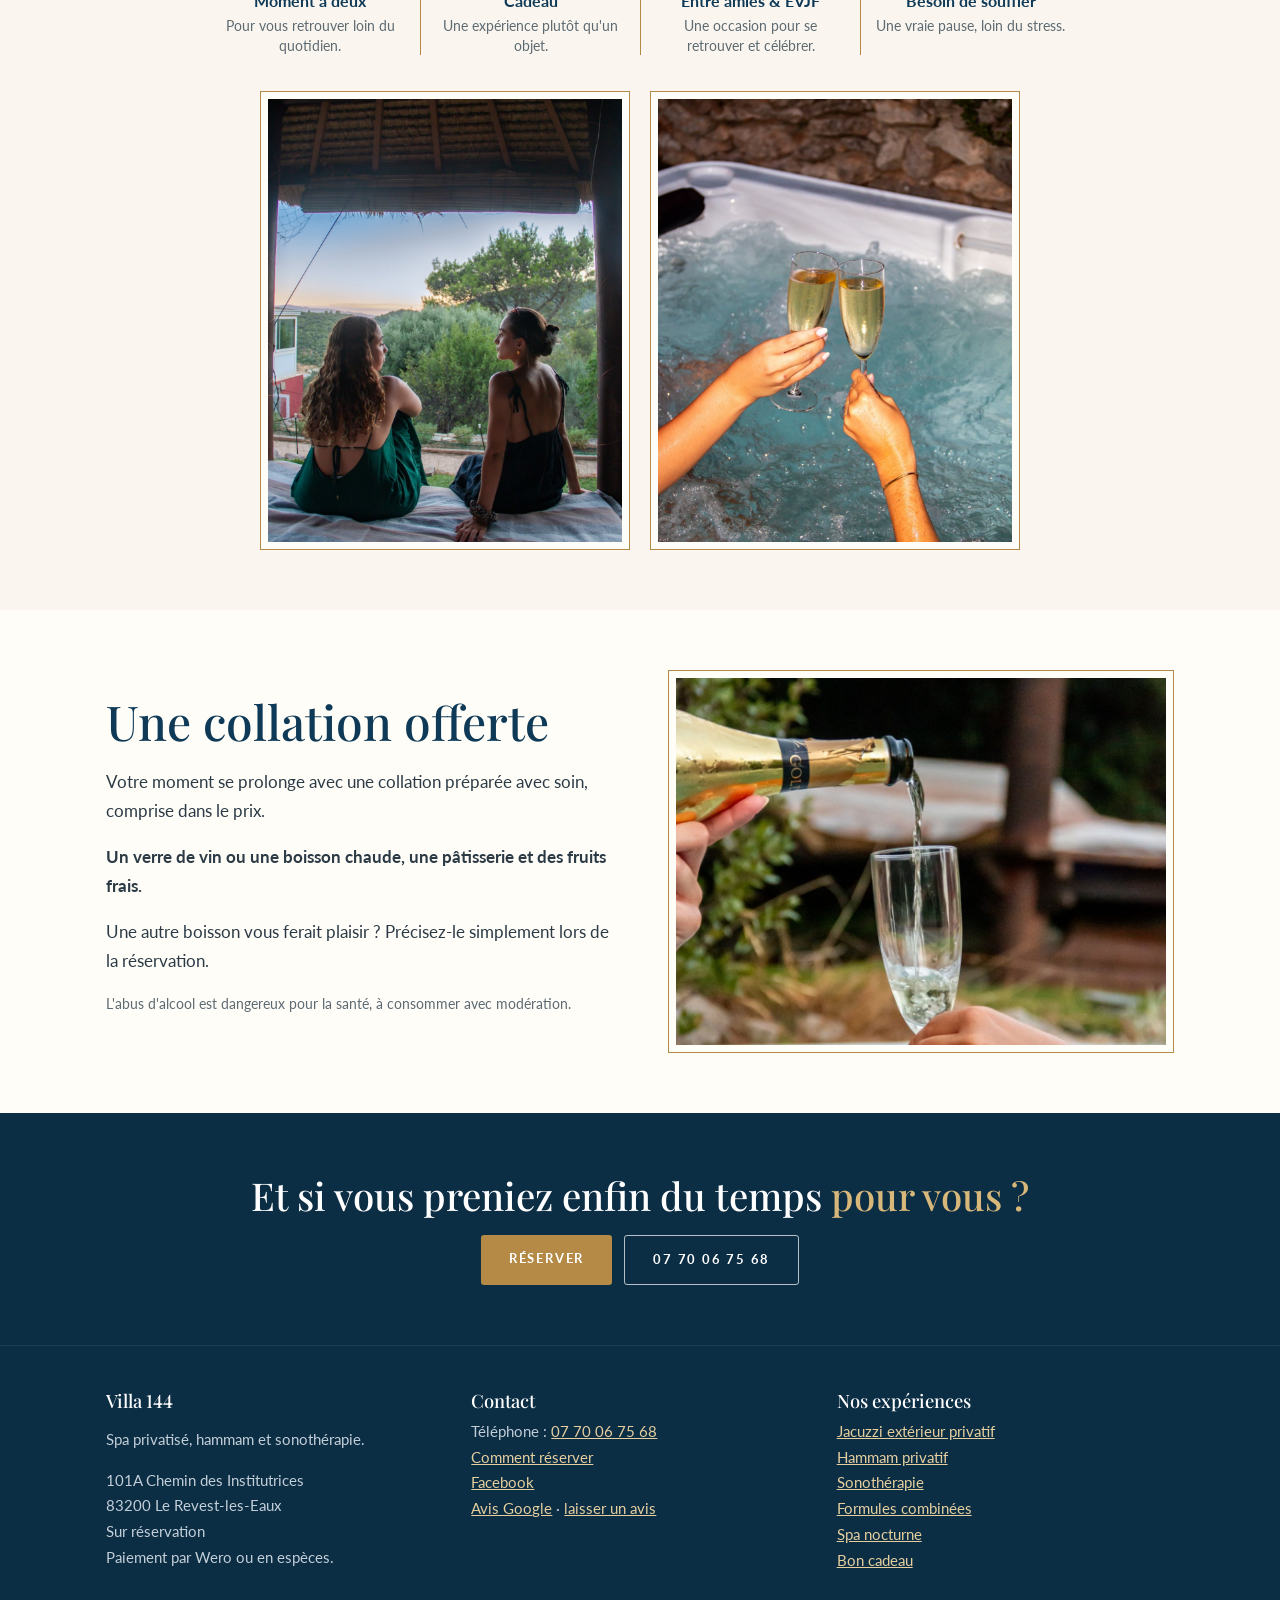
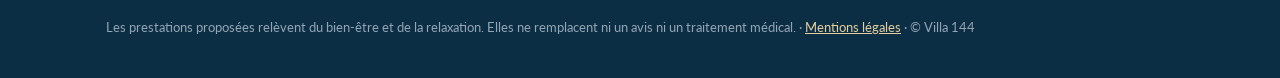
<file: spa-nocturne-toulon.html>
<!doctype html>
<html lang="fr">
<head>
<meta charset="utf-8">
<meta name="viewport" content="width=device-width, initial-scale=1">
<title>Spa nocturne privatif près de Toulon (été) | Villa 144</title>
<meta name="description" content="Du 15 juin au 15 septembre, 2 h de jacuzzi privatisé illuminé en soirée au Revest-les-Eaux, près de Toulon : 100 € pour 2 personnes, + 20 € par personne supplémentaire jusqu'à 4, collation comprise.">
<link rel="canonical" href="https://www.villa144.com/spa-nocturne-toulon.html">
<meta property="og:type" content="website">
<meta property="og:locale" content="fr_FR">
<meta property="og:site_name" content="Villa 144">
<meta property="og:title" content="Spa nocturne privatif près de Toulon (été) | Villa 144">
<meta property="og:description" content="Du 15 juin au 15 septembre, 2 h de jacuzzi privatisé illuminé en soirée au Revest-les-Eaux, près de Toulon : 100 € pour 2 personnes, + 20 € par personne supplémentaire jusqu'à 4, collation comprise.">
<meta property="og:url" content="https://www.villa144.com/spa-nocturne-toulon.html">
<meta property="og:image" content="https://www.villa144.com/spa-nocturne-tombee-de-la-nuit.jpg">
<link rel="icon" type="image/png" href="/logo-villa144.png">
<link rel="preconnect" href="https://fonts.googleapis.com">
<link rel="preconnect" href="https://fonts.gstatic.com" crossorigin>
<link href="https://fonts.googleapis.com/css2?family=Lato:wght@400;700&family=Playfair+Display:ital,wght@0,500;1,500&display=swap" rel="stylesheet">
<link rel="stylesheet" href="/style.css?v=5">
<style>
/* z plus lisibles en italique : seuls les z et Z viennent d'une autre police */
@font-face{font-family:"Z Villa";font-style:italic;font-weight:500;src:url(/villa-z-italique-v1.woff2) format("woff2");unicode-range:U+7A,U+5A}
@font-face{font-family:"Z Villa";font-style:normal;font-weight:500;src:url(/villa-z-droit-v1.woff2) format("woff2");unicode-range:U+7A,U+5A}
:root{--serif:"Z Villa","Playfair Display",Georgia,"Times New Roman",serif}
</style>
<script type="application/ld+json">
{
 "@type": "DaySpa",
 "@id": "https://www.villa144.com/#villa144",
 "name": "Villa 144",
 "alternateName": "Villa 144 Bien-être & Spa",
 "url": "https://www.villa144.com/",
 "logo": "https://www.villa144.com/logo-villa144.png",
 "image": [
  "https://www.villa144.com/jacuzzi-jardin-revest-les-eaux.jpg",
  "https://www.villa144.com/jacuzzi-exterieur-soleil.jpg",
  "https://www.villa144.com/spa-nocturne-tombee-de-la-nuit.jpg",
  "https://www.villa144.com/sonotherapie-bols-tibetains-gong-cristal.jpg",
  "https://www.villa144.com/hammam-ambiance-orientale-tajine.jpg"
 ],
 "description": "Spa privatisé près de Toulon : jacuzzi extérieur (jusqu'à 4 personnes), hammam (jusqu'à 2 personnes) et sonothérapie au Revest-les-Eaux, dans un jardin avec vue sur le mont Faron.",
 "telephone": "+33770067568",
 "priceRange": "60 € - 140 €",
 "paymentAccepted": "Wero, Espèces",
 "currenciesAccepted": "EUR",
 "address": {
  "@type": "PostalAddress",
  "streetAddress": "101A Chemin des Institutrices",
  "addressLocality": "Le Revest-les-Eaux",
  "postalCode": "83200",
  "addressRegion": "Var",
  "addressCountry": "FR"
 },
 "areaServed": [
  "Le Revest-les-Eaux",
  "Toulon",
  "La Valette-du-Var",
  "La Garde",
  "La Seyne-sur-Mer",
  "Six-Fours-les-Plages",
  "Hyères",
  "Var"
 ],
 "founder": {
  "@type": "Person",
  "name": "Aline Thierry",
  "jobTitle": "Praticienne en sonothérapie"
 },
 "sameAs": [
  "https://www.facebook.com/villa144.var"
 ],
 "amenityFeature": [
  {
   "@type": "LocationFeatureSpecification",
   "name": "Jacuzzi extérieur privatif",
   "value": true
  },
  {
   "@type": "LocationFeatureSpecification",
   "name": "Hammam privatif",
   "value": true
  },
  {
   "@type": "LocationFeatureSpecification",
   "name": "Collation incluse",
   "value": true
  }
 ],
 "@context": "https://schema.org"
}
</script>
<script type="application/ld+json">
{
 "@context": "https://schema.org",
 "@type": "BreadcrumbList",
 "itemListElement": [
  {
   "@type": "ListItem",
   "position": 1,
   "name": "Accueil",
   "item": "https://www.villa144.com/"
  },
  {
   "@type": "ListItem",
   "position": 2,
   "name": "Spa nocturne",
   "item": "https://www.villa144.com/spa-nocturne-toulon.html"
  }
 ]
}
</script>
<script type="application/ld+json">
{
 "@type": "Service",
 "name": "Spa nocturne privatisé",
 "description": "2 heures de jacuzzi privatisé en soirée, du 15 juin au 15 septembre, 100 € pour 2 personnes, + 20 € par personne supplémentaire jusqu'à 4, collation comprise.",
 "serviceType": "Spa nocturne privatisé",
 "provider": {
  "@id": "https://www.villa144.com/#villa144"
 },
 "areaServed": "Toulon et alentours",
 "offers": {
  "@type": "Offer",
  "price": "100",
  "priceCurrency": "EUR",
  "url": "https://www.villa144.com/spa-nocturne-toulon.html"
 },
 "@context": "https://schema.org"
}
</script>
</head>
<body>
<header class="site-header">
  <a class="brand" href="/"><img src="/logo-villa144.png" alt="Logo Villa 144" width="62" height="66"><span>Villa 144</span><small>Bien-être &amp; Spa</small></a>
</header>
<nav class="navbar" aria-label="Menu principal">
  <div class="wrap">
    <button class="menu-toggle" aria-expanded="false" aria-controls="menu">Menu</button>
    <ul class="menu" id="menu">
<li><a href="/">Accueil</a></li>
<li><a href="spa-privatif-jacuzzi-toulon.html">Jacuzzi</a></li>
<li><a href="hammam-privatif-toulon.html">Hammam</a></li>
<li><a href="sonotherapie-toulon.html">Sonothérapie</a></li>
<li><a href="formules-sonotherapie-spa.html">Formules</a></li>
<li><a href="spa-nocturne-toulon.html" aria-current="page">Spa nocturne</a></li>
<li><a href="tarifs.html">Tarifs</a></li>
<li><a href="bons-cadeaux.html">Bon cadeau</a></li>
<li><a href="faq.html">FAQ</a></li>
<li><a href="contact.html">Contact</a></li>
    </ul>
    <a class="btn nav-resa" href="contact.html#reservation">Réserver</a>
  </div>
</nav>
<div class="wrap breadcrumb"><a href="/">Accueil</a> › Spa nocturne</div>
<main>

<section class="dark offer">
  <div class="wrap">
    <span class="eyebrow">Lumières &amp; clair de lune</span>
<h1>Spa nocturne privatisé</h1>
    <p class="saison">Du 15 juin au 15 septembre</p>
    <p class="lead">À la tombée de la nuit, Villa 144 se transforme. Les guirlandes de la paillote s'allument, le jardin s'éclaire de touches de lumière colorée qui dansent dans les arbres et sur la montagne, et le jacuzzi se pare de reflets changeants. Une mise en lumière pensée pour envelopper le lieu d'une atmosphère douce, presque magique, sous le clair de lune.</p>
    <div class="keyinfo"><div><small>Personnes</small><b>Jusqu'à 4</b></div><div><small>Durée</small><b>2 h en soirée</b></div><div><small>Tarif</small><b>100 €<em>pour 2 personnes</em></b></div></div><p class="keynote">+ 20 € par personne supplémentaire · Collation comprise</p>
    <div class="actions" style="justify-content:center"><a class="btn wa-btn" href="https://wa.me/33770067568?text=Bonjour%2C%20je%20souhaite%20r%C3%A9server%20un%20spa%20nocturne%20%282%20h%20en%20soir%C3%A9e%29.%20Nous%20serons%20%E2%80%A6%20personnes.%20Quelles%20sont%20vos%20disponibilit%C3%A9s%20%3F">Réserver sur WhatsApp</a></div>
    <div class="frame" style="max-width:380px;margin:30px auto 0"><video src="spa-nocturne-villa144.mp4" poster="spa-nocturne-poster.jpg" autoplay muted loop playsinline controls preload="auto" aria-label="Vidéo du spa nocturne privatisé de Villa 144"></video></div>
  </div>
</section>
<section class="paper">
  <div class="wrap center">
    <div class="cards gallery duo-gal">
      <div class="frame"><img src="spa-nocturne-tombee-de-la-nuit.jpg" alt="Jacuzzi privatisé à la tombée de la nuit à Villa 144, près de Toulon" loading="lazy" width="1080" height="1460"></div>
      <div class="frame"><img src="spa-nocturne-jacuzzi-nuit-lumieres.jpg" alt="Jacuzzi illuminé de couleurs la nuit, jeux de lumière sur la villa, spa nocturne Villa 144" loading="lazy" width="1205" height="1600"></div>
    </div>
  </div>
</section>

<section class="">
  <div class="wrap center">
    <span class="eyebrow">Avis Google 5 étoiles</span>
    <h2 class="h2-one">Ils ont vécu le spa nocturne</h2>
    <div class="reviews" style="margin-top:24px;text-align:left">
<blockquote class="review"><div class="stars" aria-label="5 étoiles sur 5">★★★★★</div>« La Villa 144 est devenue mon nouveau coup de cœur bien-être ! Le concept du spa nocturne est tellement original et relaxant. Nous avons profité d'un moment hors du temps, dans un cadre chaleureux et très élégant. Le spa privatif est idéal pour se détendre en fin de journée, surtout avec la vue incroyable sur le mont Faron et la petite collation ! Une expérience unique à vivre absolument près de Toulon. »<cite>— Fabienne L., avis Google</cite></blockquote>
<blockquote class="review"><div class="stars" aria-label="5 étoiles sur 5">★★★★★</div>« En vacances dans le Var, nous avons trouvé cette activité originale près de Toulon. Le cadre est reposant, avec une vue superbe. Le coucher de soleil sur la montagne magnifique. Une très bonne soirée détente. »<cite>— Laure M., avis Google</cite></blockquote>
<blockquote class="review"><div class="stars" aria-label="5 étoiles sur 5">★★★★★</div>« Nous avons découvert Villa 144 et avons commencé par profiter du spa nocturne. Le cadre est magnifique, avec une vue superbe. […] J'ai ensuite participé à une séance de sonothérapie et ce fut une très belle découverte. Les sons et les vibrations procurent une profonde relaxation et permettent de relâcher les tensions accumulées. On ressort apaisé, détendu et véritablement ressourcé. »<cite>— Céline C., avis Google</cite></blockquote>
    </div>
    <div class="actions" style="justify-content:center;margin-top:22px"><a class="btn outline" href="https://www.google.com/search?q=Villa+144+Le+Revest-les-Eaux+avis">Voir tous les avis</a></div>
  </div>
</section>

<section>
  <div class="wrap center">
    <span class="eyebrow">Pour qui ?</span>
<h2>Un moment pour chaque envie</h2>
    <div class="icons n4 occ">
      <div><span class="ico"><svg viewBox="0 0 24 24" aria-hidden="true"><path d="M8 18.5s-5.5-3.4-5.5-7.6A3 3 0 0 1 8 9a3 3 0 0 1 5.5 1.9c0 4.2-5.5 7.6-5.5 7.6z"/><path d="M16 16.5s-5.5-3.4-5.5-7.6A3 3 0 0 1 16 7a3 3 0 0 1 5.5 1.9c0 4.2-5.5 7.6-5.5 7.6z"/></svg></span><b>Moment à deux</b><p>Pour vous retrouver loin du quotidien.</p></div>
      <div><span class="ico"><svg viewBox="0 0 24 24" aria-hidden="true"><rect x="3.5" y="10" width="17" height="10.5" rx="1"/><rect x="2.5" y="7" width="19" height="3.2" rx=".8"/><path d="M12 7v13.5"/><path d="M12 7c-1.2-2.6-4.8-3.6-5.4-1.6C6.1 7 9.5 7 12 7zM12 7c1.2-2.6 4.8-3.6 5.4-1.6C17.9 7 14.5 7 12 7z"/></svg></span><b>Cadeau</b><p>Une expérience plutôt qu'un objet.</p></div>
      <div><span class="ico"><svg viewBox="0 0 24 24" aria-hidden="true"><path d="M5.5 3.5l4 1.1-.9 4.4a2.2 2.2 0 0 1-4.3-1.2z"/><path d="M6.6 9.7 5 15.5M3 15l4 1.1"/><path d="M18.5 3.5l-4 1.1.9 4.4a2.2 2.2 0 0 0 4.3-1.2z"/><path d="M17.4 9.7 19 15.5M21 15l-4 1.1"/><path d="M12 2v2M10.3 2.6l.6 1M13.7 2.6l-.6 1"/></svg></span><b>Entre amies &amp; EVJF</b><p>Une occasion pour se retrouver et célébrer.</p></div>
      <div><span class="ico"><svg viewBox="0 0 24 24" aria-hidden="true"><path d="M4 11h12v3.5a5 5 0 0 1-5 5H9a5 5 0 0 1-5-5V11z"/><path d="M16 12.5h1.5a2.2 2.2 0 0 1 0 4.4H15.6"/><path d="M3 21h14"/><path d="M8 3.5c-.9 1 .9 2 0 3.2M11.5 3.5c-.9 1 .9 2 0 3.2"/></svg></span><b>Besoin de souffler</b><p>Une vraie pause, loin du stress.</p></div>
    </div>
    <div class="occ-photos">
      <div class="frame"><img src="amies-paillote-vue-collines.jpg" alt="Deux amies se détendent sous la paillote, face aux collines" loading="lazy" width="1066" height="1600"></div>
      <div class="frame"><img src="trinquer-jacuzzi-privatif.jpg" alt="Deux verres trinquent au-dessus du jacuzzi" loading="lazy" width="1066" height="1600"></div>
    </div>
  </div>
</section>

<section class="paper">
  <div class="wrap split">
    <div>
      <h2>Une collation offerte</h2>
      <p>Votre moment se prolonge avec une collation préparée avec soin, comprise dans le prix.</p>
      <p><b>Un verre de vin ou une boisson chaude, une pâtisserie et des fruits frais.</b></p>
      <p>Une autre boisson vous ferait plaisir ? Précisez-le simplement lors de la réservation.</p>
      <p class="note">L'abus d'alcool est dangereux pour la santé, à consommer avec modération.</p>
    </div>
    <div class="coll-photos"><div class="frame"><img src="collation-verre-bord-jacuzzi.jpg" alt="Un verre servi au bord du jacuzzi privatisé, collation comprise" loading="lazy" width="1066" height="1600" style="aspect-ratio:4/3;object-fit:cover"></div></div>
  </div>
</section>

</main>
<section class="cta-band">
  <div class="wrap center">
    <h2>Et si vous preniez enfin du temps <em>pour vous ?</em></h2>
    <div class="actions" style="justify-content:center;margin-top:18px">
      <a class="btn" href="https://wa.me/33770067568?text=Bonjour%2C%20je%20souhaite%20r%C3%A9server%20un%20spa%20nocturne%20%282%20h%20en%20soir%C3%A9e%29.%20Nous%20serons%20%E2%80%A6%20personnes.%20Quelles%20sont%20vos%20disponibilit%C3%A9s%20%3F">Réserver</a>
      <a class="btn light" href="tel:+33770067568">07 70 06 75 68</a>
    </div>
  </div>
</section>
<footer>
  <div class="wrap">
    <div class="cols">
      <div>
        <h3>Villa 144</h3>
        <p>Spa privatisé, hammam et sonothérapie.</p>
        <p>101A Chemin des Institutrices<br>83200 Le Revest-les-Eaux<br>Sur réservation<br>Paiement par Wero ou en espèces.</p>
      </div>
      <div>
        <h3>Contact</h3>
        <ul>
          <li>Téléphone : <a href="tel:+33770067568">07 70 06 75 68</a></li>
          <li><a href="contact.html#reservation">Comment réserver</a></li>
          <li><a href="https://www.facebook.com/villa144.var">Facebook</a></li>
          <li><a href="https://www.google.com/search?q=Villa+144+Le+Revest-les-Eaux+avis">Avis Google</a> · <a href="https://g.page/r/CYbfHv7cvmc7EBM/review">laisser un avis</a></li>
        </ul>
      </div>
      <div>
        <h3>Nos expériences</h3>
        <ul>
          <li><a href="spa-privatif-jacuzzi-toulon.html">Jacuzzi extérieur privatif</a></li>
          <li><a href="hammam-privatif-toulon.html">Hammam privatif</a></li>
          <li><a href="sonotherapie-toulon.html">Sonothérapie</a></li>
          <li><a href="formules-sonotherapie-spa.html">Formules combinées</a></li>
          <li><a href="spa-nocturne-toulon.html">Spa nocturne</a></li>
          <li><a href="bons-cadeaux.html">Bon cadeau</a></li>
        </ul>
      </div>
    </div>
    <p class="legal">Les prestations proposées relèvent du bien-être et de la relaxation. Elles ne remplacent ni un avis ni un traitement médical. · <a href="mentions-legales.html">Mentions légales</a> · © Villa 144</p>
  </div>
</footer>
<div class="mobile-bar" style="grid-template-columns:1fr 1fr 1fr"><a class="resa" href="contact.html#reservation">Réserver</a><a class="tel" href="tel:+33770067568">Appeler</a><a class="wa" href="https://wa.me/33770067568?text=Bonjour%2C%20je%20souhaite%20des%20informations%20sur%20Villa%20144." style="background:#1f9d55;color:#fff">WhatsApp</a></div>
<script>
  var t = document.querySelector('.menu-toggle'), m = document.getElementById('menu');
  t.addEventListener('click', function () { var o = m.classList.toggle('open'); t.setAttribute('aria-expanded', o); });
  var els = document.querySelectorAll('main section > .wrap');
  if ('IntersectionObserver' in window) {
    var io = new IntersectionObserver(function (es) { es.forEach(function (e) { if (e.isIntersecting) { e.target.classList.add('visible'); io.unobserve(e.target); } }); }, { threshold: .12 });
    els.forEach(function (el, i) { if (i > 0) { el.classList.add('reveal'); io.observe(el); } });
  }
</script>
</body>
</html>
</file>
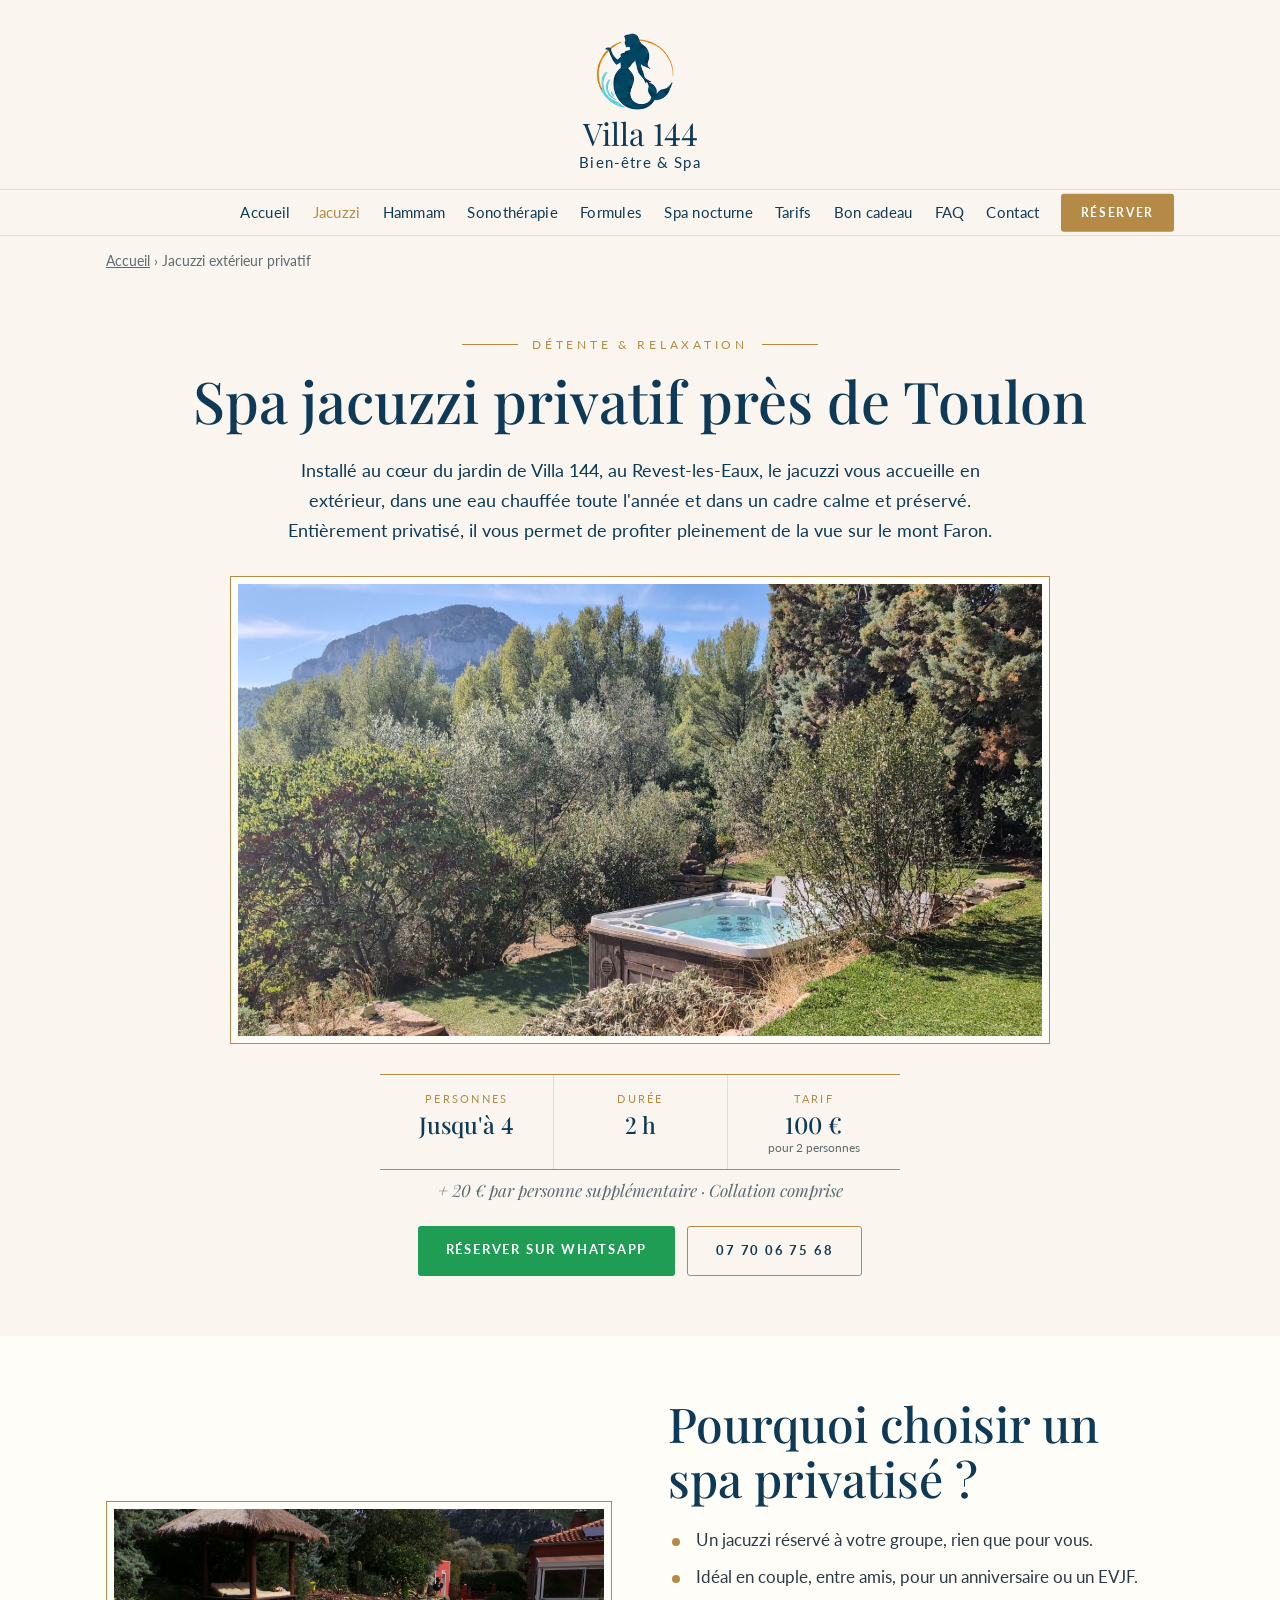
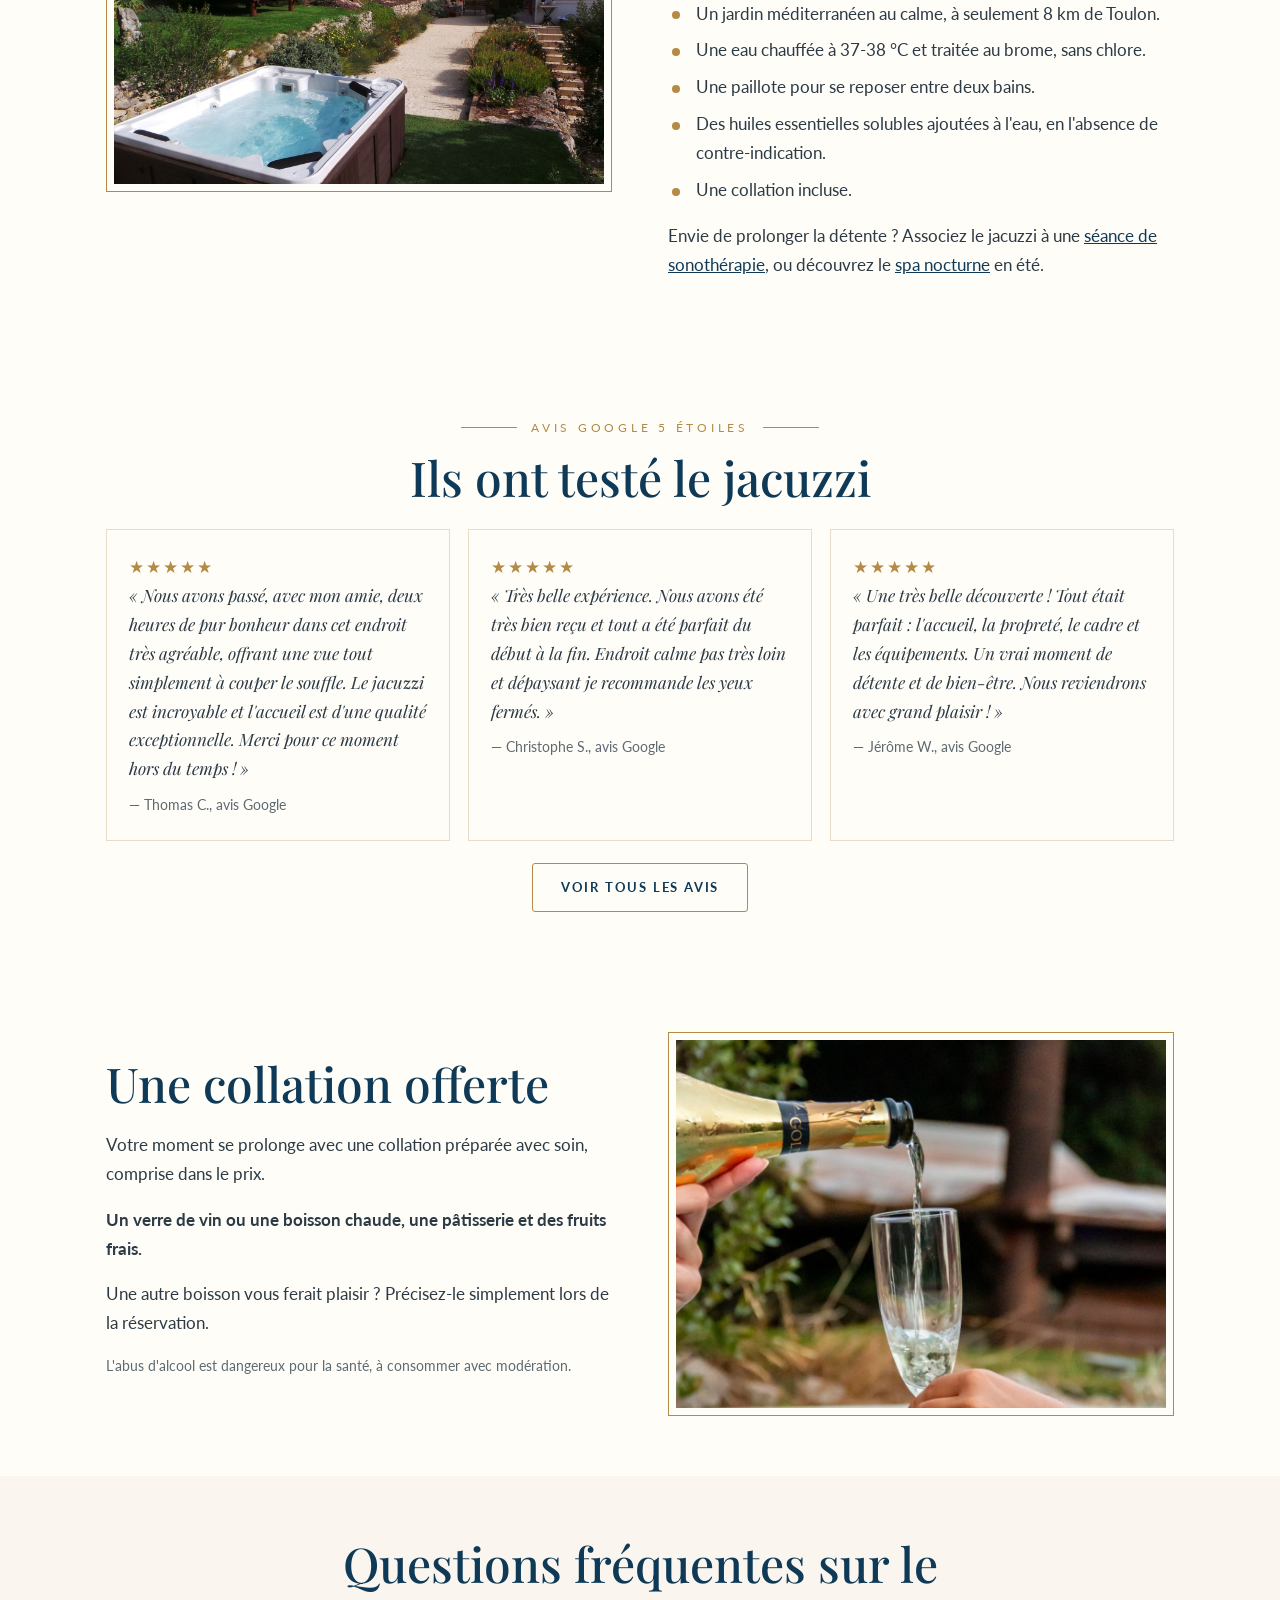
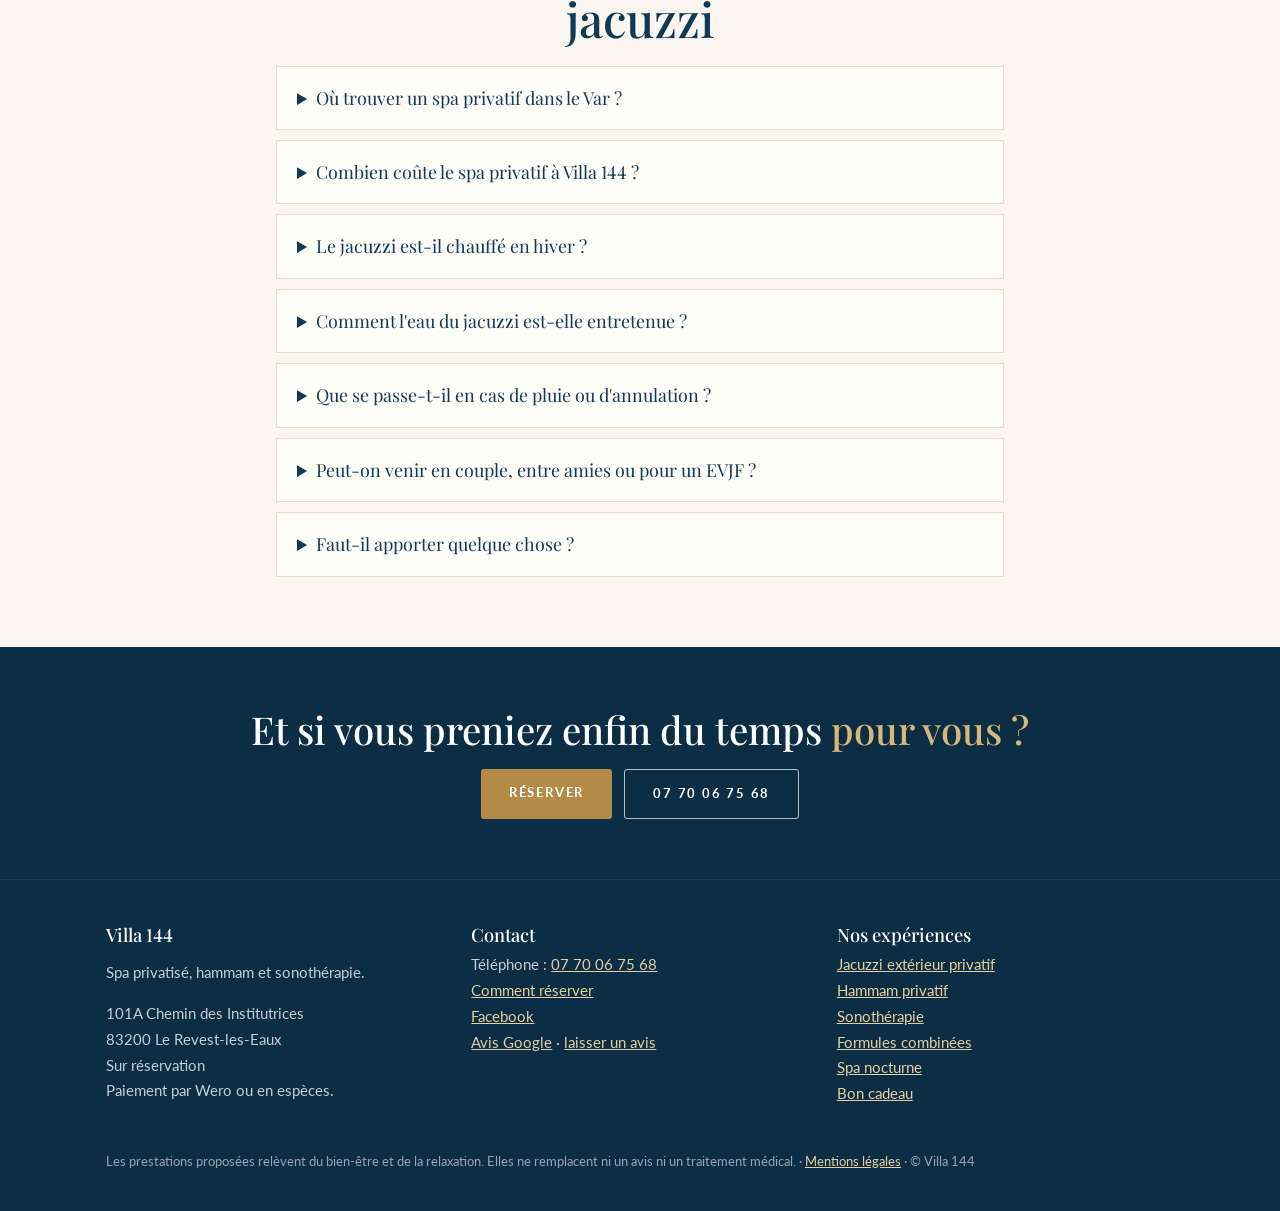
<file: spa-privatif-jacuzzi-toulon.html>
<!doctype html>
<html lang="fr">
<head>
<meta charset="utf-8">
<meta name="viewport" content="width=device-width, initial-scale=1">
<title>Jacuzzi privatif Toulon – Spa jacuzzi extérieur dans le Var | Villa 144</title>
<meta name="description" content="Spa jacuzzi privatisé près de Toulon (Var), au Revest-les-Eaux : 2 h pour 100 € à deux, + 20 € par personne supplémentaire jusqu'à 4, collation comprise. Jardin calme, vue sur le mont Faron.">
<link rel="canonical" href="https://www.villa144.com/spa-privatif-jacuzzi-toulon.html">
<meta property="og:type" content="website">
<meta property="og:locale" content="fr_FR">
<meta property="og:site_name" content="Villa 144">
<meta property="og:title" content="Jacuzzi privatif Toulon – Spa jacuzzi extérieur dans le Var | Villa 144">
<meta property="og:description" content="Spa jacuzzi privatisé près de Toulon (Var), au Revest-les-Eaux : 2 h pour 100 € à deux, + 20 € par personne supplémentaire jusqu'à 4, collation comprise. Jardin calme, vue sur le mont Faron.">
<meta property="og:url" content="https://www.villa144.com/spa-privatif-jacuzzi-toulon.html">
<meta property="og:image" content="https://www.villa144.com/jacuzzi-nature-mont-faron.jpg">
<link rel="icon" type="image/png" href="/logo-villa144.png">
<link rel="preconnect" href="https://fonts.googleapis.com">
<link rel="preconnect" href="https://fonts.gstatic.com" crossorigin>
<link href="https://fonts.googleapis.com/css2?family=Lato:wght@400;700&family=Playfair+Display:ital,wght@0,500;1,500&display=swap" rel="stylesheet">
<link rel="stylesheet" href="/style.css?v=5">
<style>
/* z plus lisibles en italique : seuls les z et Z viennent d'une autre police */
@font-face{font-family:"Z Villa";font-style:italic;font-weight:500;src:url(/villa-z-italique-v1.woff2) format("woff2");unicode-range:U+7A,U+5A}
@font-face{font-family:"Z Villa";font-style:normal;font-weight:500;src:url(/villa-z-droit-v1.woff2) format("woff2");unicode-range:U+7A,U+5A}
:root{--serif:"Z Villa","Playfair Display",Georgia,"Times New Roman",serif}
</style>
<script type="application/ld+json">
{
 "@type": "DaySpa",
 "@id": "https://www.villa144.com/#villa144",
 "name": "Villa 144",
 "alternateName": "Villa 144 Bien-être & Spa",
 "url": "https://www.villa144.com/",
 "logo": "https://www.villa144.com/logo-villa144.png",
 "image": [
  "https://www.villa144.com/jacuzzi-jardin-revest-les-eaux.jpg",
  "https://www.villa144.com/jacuzzi-exterieur-soleil.jpg",
  "https://www.villa144.com/spa-nocturne-tombee-de-la-nuit.jpg",
  "https://www.villa144.com/sonotherapie-bols-tibetains-gong-cristal.jpg",
  "https://www.villa144.com/hammam-ambiance-orientale-tajine.jpg"
 ],
 "description": "Spa privatisé près de Toulon : jacuzzi extérieur (jusqu'à 4 personnes), hammam (jusqu'à 2 personnes) et sonothérapie au Revest-les-Eaux, dans un jardin avec vue sur le mont Faron.",
 "telephone": "+33770067568",
 "priceRange": "60 € - 140 €",
 "paymentAccepted": "Wero, Espèces",
 "currenciesAccepted": "EUR",
 "address": {
  "@type": "PostalAddress",
  "streetAddress": "101A Chemin des Institutrices",
  "addressLocality": "Le Revest-les-Eaux",
  "postalCode": "83200",
  "addressRegion": "Var",
  "addressCountry": "FR"
 },
 "areaServed": [
  "Le Revest-les-Eaux",
  "Toulon",
  "La Valette-du-Var",
  "La Garde",
  "La Seyne-sur-Mer",
  "Six-Fours-les-Plages",
  "Hyères",
  "Var"
 ],
 "founder": {
  "@type": "Person",
  "name": "Aline Thierry",
  "jobTitle": "Praticienne en sonothérapie"
 },
 "sameAs": [
  "https://www.facebook.com/villa144.var"
 ],
 "amenityFeature": [
  {
   "@type": "LocationFeatureSpecification",
   "name": "Jacuzzi extérieur privatif",
   "value": true
  },
  {
   "@type": "LocationFeatureSpecification",
   "name": "Hammam privatif",
   "value": true
  },
  {
   "@type": "LocationFeatureSpecification",
   "name": "Collation incluse",
   "value": true
  }
 ],
 "@context": "https://schema.org"
}
</script>
<script type="application/ld+json">
{
 "@context": "https://schema.org",
 "@type": "BreadcrumbList",
 "itemListElement": [
  {
   "@type": "ListItem",
   "position": 1,
   "name": "Accueil",
   "item": "https://www.villa144.com/"
  },
  {
   "@type": "ListItem",
   "position": 2,
   "name": "Jacuzzi extérieur privatif",
   "item": "https://www.villa144.com/spa-privatif-jacuzzi-toulon.html"
  }
 ]
}
</script>
<script type="application/ld+json">
{
 "@type": "Service",
 "name": "Jacuzzi extérieur privatisé",
 "description": "2 heures de jacuzzi extérieur privatisé, 100 € pour 2 personnes, + 20 € par personne supplémentaire jusqu'à 4, collation comprise.",
 "serviceType": "Jacuzzi extérieur privatisé",
 "provider": {
  "@id": "https://www.villa144.com/#villa144"
 },
 "areaServed": "Toulon et alentours",
 "offers": {
  "@type": "Offer",
  "price": "100",
  "priceCurrency": "EUR",
  "url": "https://www.villa144.com/spa-privatif-jacuzzi-toulon.html"
 },
 "@context": "https://schema.org"
}
</script>
<script type="application/ld+json">
{
 "@type": "FAQPage",
 "mainEntity": [
  {
   "@type": "Question",
   "name": "Où trouver un spa privatif dans le Var ?",
   "acceptedAnswer": {
    "@type": "Answer",
    "text": "Villa 144 propose un spa privatisé au Revest-les-Eaux (83200), à 8 km de Toulon, avec vue sur le mont Faron. Le jacuzzi extérieur est réservé à votre groupe, jusqu'à 4 personnes, et le hammam l'est aussi, jusqu'à 2 personnes."
   }
  },
  {
   "@type": "Question",
   "name": "Combien coûte le spa privatif à Villa 144 ?",
   "acceptedAnswer": {
    "@type": "Answer",
    "text": "Le jacuzzi extérieur privatisé coûte 100 € pour 2 heures à deux, puis 20 € par personne supplémentaire (jusqu'à 4 personnes), collation comprise. Le hammam privatisé coûte 60 € pour 1 heure, jusqu'à 2 personnes, collation comprise. Le rituel de beauté marocaine (savon noir, gommage au gant kessa, huile d’argan) dure 2 heures et coûte 95 €, seul ou à deux, collation comprise."
   }
  },
  {
   "@type": "Question",
   "name": "Le jacuzzi est-il chauffé en hiver ?",
   "acceptedAnswer": {
    "@type": "Answer",
    "text": "Oui, le jacuzzi est chauffé toute l'année, à 37-38 °C. Il se profite aussi bien en été qu'en hiver."
   }
  },
  {
   "@type": "Question",
   "name": "Comment l'eau du jacuzzi est-elle entretenue ?",
   "acceptedAnswer": {
    "@type": "Answer",
    "text": "L'eau du jacuzzi est traitée au brome, sans chlore, et chauffée à 37-38 °C toute l'année. Des huiles essentielles solubles peuvent y être ajoutées, en l'absence de contre-indication. Dans le hammam, un diffuseur d'huiles essentielles parfume la cabine."
   }
  },
  {
   "@type": "Question",
   "name": "Que se passe-t-il en cas de pluie ou d'annulation ?",
   "acceptedAnswer": {
    "@type": "Answer",
    "text": "En cas de mauvais temps, la séance peut être reportée, ou le spa extérieur remplacé par un hammam. L'annulation est remboursée jusqu'à 72 h avant le rendez-vous."
   }
  },
  {
   "@type": "Question",
   "name": "Peut-on venir en couple, entre amies ou pour un EVJF ?",
   "acceptedAnswer": {
    "@type": "Answer",
    "text": "Oui. L'espace est entièrement privatisé et accueille jusqu'à 4 personnes : idéal pour un moment à deux, un anniversaire, une sortie entre amies ou un enterrement de vie de jeune fille."
   }
  },
  {
   "@type": "Question",
   "name": "Faut-il apporter quelque chose ?",
   "acceptedAnswer": {
    "@type": "Answer",
    "text": "Apportez votre maillot de bain, un peignoir, une serviette et des tongs : peignoirs et serviettes ne sont pas fournis. Un espace dédié avec un endroit pour se changer, une douche et des WC est à votre disposition."
   }
  }
 ],
 "@context": "https://schema.org"
}
</script>
</head>
<body>
<header class="site-header">
  <a class="brand" href="/"><img src="/logo-villa144.png" alt="Logo Villa 144" width="62" height="66"><span>Villa 144</span><small>Bien-être &amp; Spa</small></a>
</header>
<nav class="navbar" aria-label="Menu principal">
  <div class="wrap">
    <button class="menu-toggle" aria-expanded="false" aria-controls="menu">Menu</button>
    <ul class="menu" id="menu">
<li><a href="/">Accueil</a></li>
<li><a href="spa-privatif-jacuzzi-toulon.html" aria-current="page">Jacuzzi</a></li>
<li><a href="hammam-privatif-toulon.html">Hammam</a></li>
<li><a href="sonotherapie-toulon.html">Sonothérapie</a></li>
<li><a href="formules-sonotherapie-spa.html">Formules</a></li>
<li><a href="spa-nocturne-toulon.html">Spa nocturne</a></li>
<li><a href="tarifs.html">Tarifs</a></li>
<li><a href="bons-cadeaux.html">Bon cadeau</a></li>
<li><a href="faq.html">FAQ</a></li>
<li><a href="contact.html">Contact</a></li>
    </ul>
    <a class="btn nav-resa" href="contact.html#reservation">Réserver</a>
  </div>
</nav>
<div class="wrap breadcrumb"><a href="/">Accueil</a> › Jacuzzi extérieur privatif</div>
<main>

<section class=" offer">
  <div class="wrap">
    <span class="eyebrow">Détente &amp; relaxation</span>
    <h1>Spa jacuzzi privatif près de Toulon</h1>
    <p class="lead">Installé au cœur du jardin de Villa 144, au Revest-les-Eaux, le jacuzzi vous accueille en extérieur, dans une eau chauffée toute l'année et dans un cadre calme et préservé. Entièrement privatisé, il vous permet de profiter pleinement de la vue sur le mont Faron.</p>
    <div class="media frame"><img src="jacuzzi-nature-mont-faron.jpg" alt="Jacuzzi privatif en pleine nature face au mont Faron, Villa 144 au Revest-les-Eaux" width="1500" height="844"></div>
    <div class="keyinfo"><div><small>Personnes</small><b>Jusqu'à 4</b></div><div><small>Durée</small><b>2 h</b></div><div><small>Tarif</small><b>100 €<em>pour 2 personnes</em></b></div></div><p class="keynote">+ 20 € par personne supplémentaire · Collation comprise</p>
    <div class="actions" style="justify-content:center"><a class="btn wa-btn" href="https://wa.me/33770067568?text=Bonjour%2C%20je%20souhaite%20r%C3%A9server%20le%20jacuzzi%20privatis%C3%A9%20%282%20h%29.%20Nous%20serons%20%E2%80%A6%20personnes.%20Quelles%20sont%20vos%20disponibilit%C3%A9s%20%3F">Réserver sur WhatsApp</a><a class="btn outline" href="tel:+33770067568">07 70 06 75 68</a></div>
  </div>
</section>
<section class="paper">
  <div class="wrap split">
    <div class="frame"><img src="jacuzzi-jardin-paillote-villa.jpg" alt="Le jacuzzi privatif, la paillote et le jardin de Villa 144 face aux monts toulonnais" loading="lazy" width="1600" height="900"></div>
    <div>
      <h2>Pourquoi choisir un spa privatisé ?</h2>
      <ul class="check">
        <li>Un jacuzzi réservé à votre groupe, rien que pour vous.</li>
        <li>Idéal en couple, entre amis, pour un anniversaire ou un EVJF.</li>
        <li>Un jardin méditerranéen au calme, à seulement 8 km de Toulon.</li>
        <li>Une eau chauffée à 37-38 °C et traitée au brome, sans chlore.</li>
        <li>Une paillote pour se reposer entre deux bains.</li>
        <li>Des huiles essentielles solubles ajoutées à l'eau, en l'absence de contre-indication.</li>
        <li>Une collation incluse.</li>
      </ul>
      <p>Envie de prolonger la détente ? Associez le jacuzzi à une <a href="formules-sonotherapie-spa.html">séance de sonothérapie</a>, ou découvrez le <a href="spa-nocturne-toulon.html">spa nocturne</a> en été.</p>
    </div>
  </div>
</section>

<section class="paper">
  <div class="wrap center">
    <span class="eyebrow">Avis Google 5 étoiles</span>
    <h2 class="h2-one">Ils ont testé le jacuzzi</h2>
    <div class="reviews" style="margin-top:24px;text-align:left">
<blockquote class="review"><div class="stars" aria-label="5 étoiles sur 5">★★★★★</div>« Nous avons passé, avec mon amie, deux heures de pur bonheur dans cet endroit très agréable, offrant une vue tout simplement à couper le souffle. Le jacuzzi est incroyable et l'accueil est d'une qualité exceptionnelle. Merci pour ce moment hors du temps ! »<cite>— Thomas C., avis Google</cite></blockquote>
<blockquote class="review"><div class="stars" aria-label="5 étoiles sur 5">★★★★★</div>« Très belle expérience. Nous avons été très bien reçu et tout a été parfait du début à la fin. Endroit calme pas très loin et dépaysant je recommande les yeux fermés. »<cite>— Christophe S., avis Google</cite></blockquote>
<blockquote class="review"><div class="stars" aria-label="5 étoiles sur 5">★★★★★</div>« Une très belle découverte ! Tout était parfait : l'accueil, la propreté, le cadre et les équipements. Un vrai moment de détente et de bien-être. Nous reviendrons avec grand plaisir ! »<cite>— Jérôme W., avis Google</cite></blockquote>
    </div>
    <div class="actions" style="justify-content:center;margin-top:22px"><a class="btn outline" href="https://www.google.com/search?q=Villa+144+Le+Revest-les-Eaux+avis">Voir tous les avis</a></div>
  </div>
</section>

<section class="paper">
  <div class="wrap split">
    <div>
      <h2>Une collation offerte</h2>
      <p>Votre moment se prolonge avec une collation préparée avec soin, comprise dans le prix.</p>
      <p><b>Un verre de vin ou une boisson chaude, une pâtisserie et des fruits frais.</b></p>
      <p>Une autre boisson vous ferait plaisir ? Précisez-le simplement lors de la réservation.</p>
      <p class="note">L'abus d'alcool est dangereux pour la santé, à consommer avec modération.</p>
    </div>
    <div class="coll-photos"><div class="frame"><img src="collation-verre-bord-jacuzzi.jpg" alt="Un verre servi au bord du jacuzzi privatisé, collation comprise" loading="lazy" width="1066" height="1600" style="aspect-ratio:4/3;object-fit:cover"></div></div>
  </div>
</section>
<section>
  <div class="wrap narrow center">
    <h2>Questions fréquentes sur le jacuzzi</h2>
    <details><summary>Où trouver un spa privatif dans le Var ?</summary><p>Villa 144 propose un spa privatisé au Revest-les-Eaux (83200), à 8 km de Toulon, avec vue sur le mont Faron. Le jacuzzi extérieur est réservé à votre groupe, jusqu'à 4 personnes, et le hammam l'est aussi, jusqu'à 2 personnes.</p></details>
<details><summary>Combien coûte le spa privatif à Villa 144 ?</summary><p>Le jacuzzi extérieur privatisé coûte 100 € pour 2 heures à deux, puis 20 € par personne supplémentaire (jusqu'à 4 personnes), collation comprise. Le hammam privatisé coûte 60 € pour 1 heure, jusqu'à 2 personnes, collation comprise. Le rituel de beauté marocaine (savon noir, gommage au gant kessa, huile d’argan) dure 2 heures et coûte 95 €, seul ou à deux, collation comprise.</p></details>
<details><summary>Le jacuzzi est-il chauffé en hiver ?</summary><p>Oui, le jacuzzi est chauffé toute l'année, à 37-38 °C. Il se profite aussi bien en été qu'en hiver.</p></details>
<details><summary>Comment l'eau du jacuzzi est-elle entretenue ?</summary><p>L'eau du jacuzzi est traitée au brome, sans chlore, et chauffée à 37-38 °C toute l'année. Des huiles essentielles solubles peuvent y être ajoutées, en l'absence de contre-indication. Dans le hammam, un diffuseur d'huiles essentielles parfume la cabine.</p></details>
<details><summary>Que se passe-t-il en cas de pluie ou d'annulation ?</summary><p>En cas de mauvais temps, la séance peut être reportée, ou le spa extérieur remplacé par un hammam. L'annulation est remboursée jusqu'à 72 h avant le rendez-vous.</p></details>
<details><summary>Peut-on venir en couple, entre amies ou pour un EVJF ?</summary><p>Oui. L'espace est entièrement privatisé et accueille jusqu'à 4 personnes : idéal pour un moment à deux, un anniversaire, une sortie entre amies ou un enterrement de vie de jeune fille.</p></details>
<details><summary>Faut-il apporter quelque chose ?</summary><p>Apportez votre maillot de bain, un peignoir, une serviette et des tongs : peignoirs et serviettes ne sont pas fournis. Un espace dédié avec un endroit pour se changer, une douche et des WC est à votre disposition.</p></details>
  </div>
</section>

</main>
<section class="cta-band">
  <div class="wrap center">
    <h2>Et si vous preniez enfin du temps <em>pour vous ?</em></h2>
    <div class="actions" style="justify-content:center;margin-top:18px">
      <a class="btn" href="https://wa.me/33770067568?text=Bonjour%2C%20je%20souhaite%20r%C3%A9server%20le%20jacuzzi%20privatis%C3%A9%20%282%20h%29.%20Nous%20serons%20%E2%80%A6%20personnes.%20Quelles%20sont%20vos%20disponibilit%C3%A9s%20%3F">Réserver</a>
      <a class="btn light" href="tel:+33770067568">07 70 06 75 68</a>
    </div>
  </div>
</section>
<footer>
  <div class="wrap">
    <div class="cols">
      <div>
        <h3>Villa 144</h3>
        <p>Spa privatisé, hammam et sonothérapie.</p>
        <p>101A Chemin des Institutrices<br>83200 Le Revest-les-Eaux<br>Sur réservation<br>Paiement par Wero ou en espèces.</p>
      </div>
      <div>
        <h3>Contact</h3>
        <ul>
          <li>Téléphone : <a href="tel:+33770067568">07 70 06 75 68</a></li>
          <li><a href="contact.html#reservation">Comment réserver</a></li>
          <li><a href="https://www.facebook.com/villa144.var">Facebook</a></li>
          <li><a href="https://www.google.com/search?q=Villa+144+Le+Revest-les-Eaux+avis">Avis Google</a> · <a href="https://g.page/r/CYbfHv7cvmc7EBM/review">laisser un avis</a></li>
        </ul>
      </div>
      <div>
        <h3>Nos expériences</h3>
        <ul>
          <li><a href="spa-privatif-jacuzzi-toulon.html">Jacuzzi extérieur privatif</a></li>
          <li><a href="hammam-privatif-toulon.html">Hammam privatif</a></li>
          <li><a href="sonotherapie-toulon.html">Sonothérapie</a></li>
          <li><a href="formules-sonotherapie-spa.html">Formules combinées</a></li>
          <li><a href="spa-nocturne-toulon.html">Spa nocturne</a></li>
          <li><a href="bons-cadeaux.html">Bon cadeau</a></li>
        </ul>
      </div>
    </div>
    <p class="legal">Les prestations proposées relèvent du bien-être et de la relaxation. Elles ne remplacent ni un avis ni un traitement médical. · <a href="mentions-legales.html">Mentions légales</a> · © Villa 144</p>
  </div>
</footer>
<div class="mobile-bar" style="grid-template-columns:1fr 1fr 1fr"><a class="resa" href="contact.html#reservation">Réserver</a><a class="tel" href="tel:+33770067568">Appeler</a><a class="wa" href="https://wa.me/33770067568?text=Bonjour%2C%20je%20souhaite%20des%20informations%20sur%20Villa%20144." style="background:#1f9d55;color:#fff">WhatsApp</a></div>
<script>
  var t = document.querySelector('.menu-toggle'), m = document.getElementById('menu');
  t.addEventListener('click', function () { var o = m.classList.toggle('open'); t.setAttribute('aria-expanded', o); });
  var els = document.querySelectorAll('main section > .wrap');
  if ('IntersectionObserver' in window) {
    var io = new IntersectionObserver(function (es) { es.forEach(function (e) { if (e.isIntersecting) { e.target.classList.add('visible'); io.unobserve(e.target); } }); }, { threshold: .12 });
    els.forEach(function (el, i) { if (i > 0) { el.classList.add('reveal'); io.observe(el); } });
  }
</script>
</body>
</html>
</file>
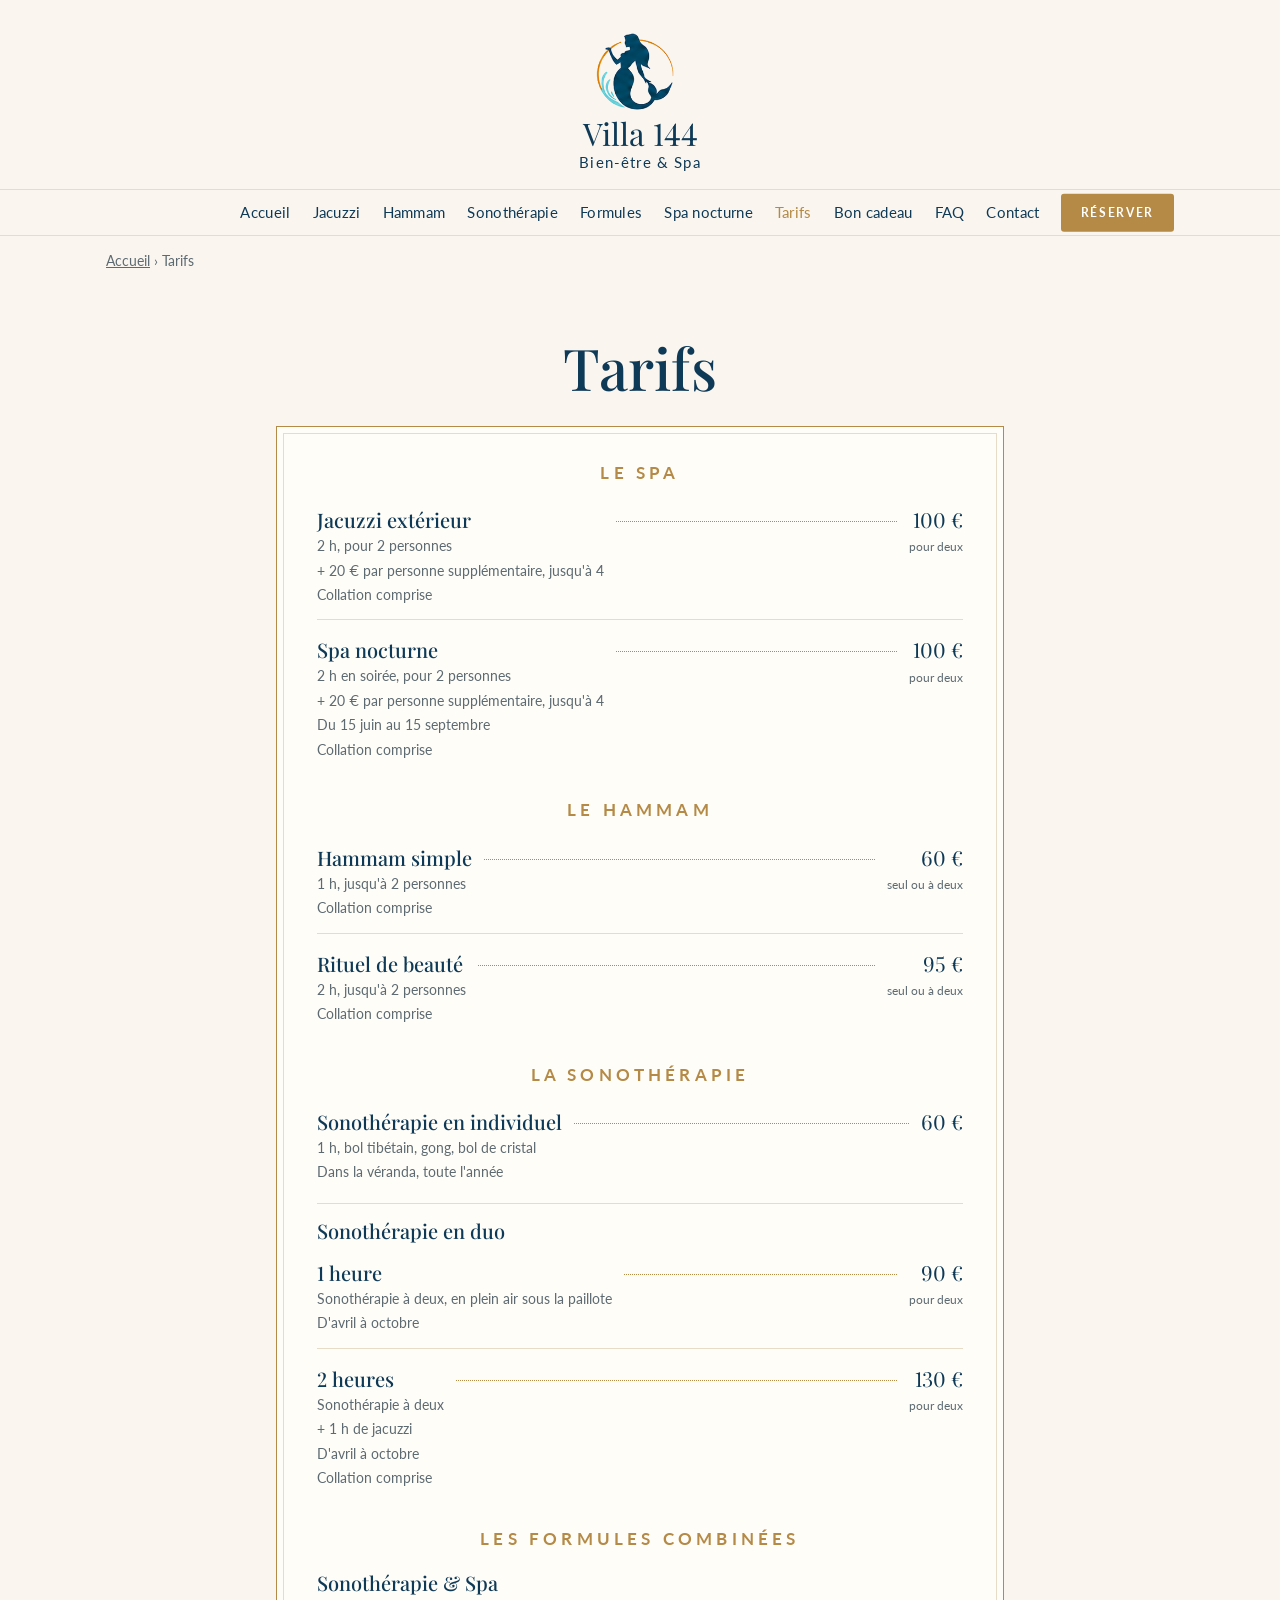
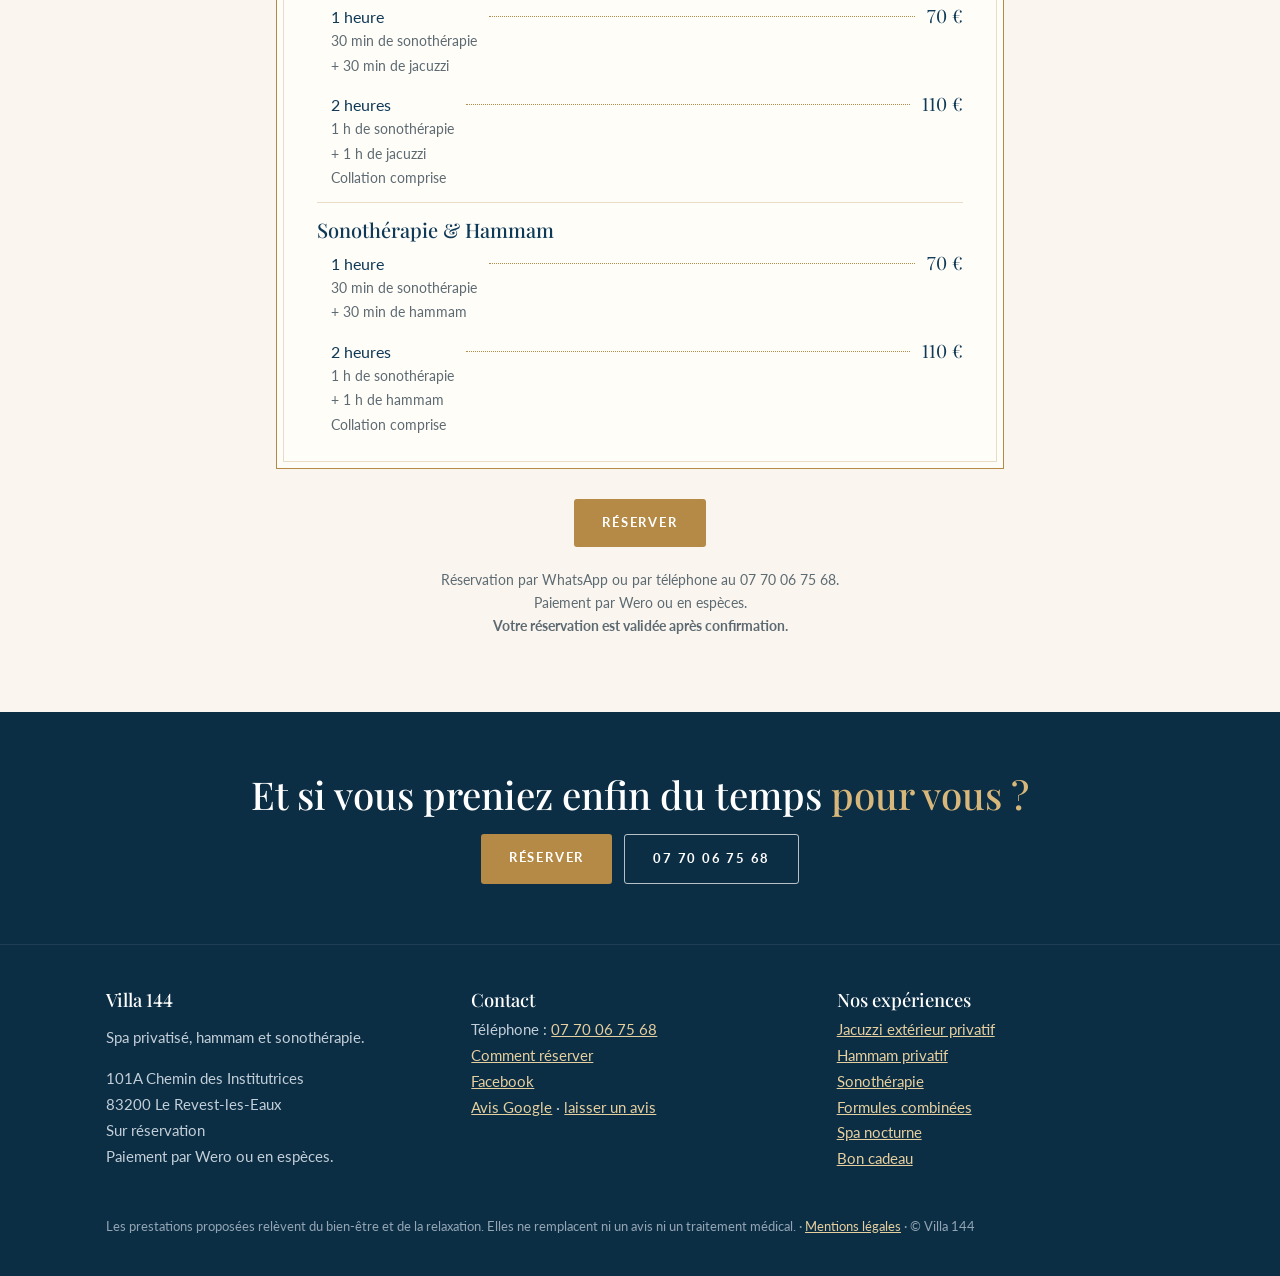
<file: tarifs.html>
<!doctype html>
<html lang="fr">
<head>
<meta charset="utf-8">
<meta name="viewport" content="width=device-width, initial-scale=1">
<title>Tarifs spa privatif, hammam & sonothérapie près de Toulon | Villa 144</title>
<meta name="description" content="Tous les tarifs de Villa 144 au Revest-les-Eaux : jacuzzi privatisé 100 €, hammam 60 €, rituel de beauté marocaine 95 €, sonothérapie 60 €, formules combinées 70 € et 110 €, spa nocturne 100 €.">
<link rel="canonical" href="https://www.villa144.com/tarifs.html">
<meta property="og:type" content="website">
<meta property="og:locale" content="fr_FR">
<meta property="og:site_name" content="Villa 144">
<meta property="og:title" content="Tarifs spa privatif, hammam & sonothérapie près de Toulon | Villa 144">
<meta property="og:description" content="Tous les tarifs de Villa 144 au Revest-les-Eaux : jacuzzi privatisé 100 €, hammam 60 €, rituel de beauté marocaine 95 €, sonothérapie 60 €, formules combinées 70 € et 110 €, spa nocturne 100 €.">
<meta property="og:url" content="https://www.villa144.com/tarifs.html">
<meta property="og:image" content="https://www.villa144.com/jacuzzi-jardin-revest-les-eaux.jpg">
<link rel="icon" type="image/png" href="/logo-villa144.png">
<link rel="preconnect" href="https://fonts.googleapis.com">
<link rel="preconnect" href="https://fonts.gstatic.com" crossorigin>
<link href="https://fonts.googleapis.com/css2?family=Lato:wght@400;700&family=Playfair+Display:ital,wght@0,500;1,500&display=swap" rel="stylesheet">
<link rel="stylesheet" href="/style.css?v=5">
<style>
/* z plus lisibles en italique : seuls les z et Z viennent d'une autre police */
@font-face{font-family:"Z Villa";font-style:italic;font-weight:500;src:url(/villa-z-italique-v1.woff2) format("woff2");unicode-range:U+7A,U+5A}
@font-face{font-family:"Z Villa";font-style:normal;font-weight:500;src:url(/villa-z-droit-v1.woff2) format("woff2");unicode-range:U+7A,U+5A}
:root{--serif:"Z Villa","Playfair Display",Georgia,"Times New Roman",serif}
</style>
<script type="application/ld+json">
{
 "@type": "DaySpa",
 "@id": "https://www.villa144.com/#villa144",
 "name": "Villa 144",
 "alternateName": "Villa 144 Bien-être & Spa",
 "url": "https://www.villa144.com/",
 "logo": "https://www.villa144.com/logo-villa144.png",
 "image": [
  "https://www.villa144.com/jacuzzi-jardin-revest-les-eaux.jpg",
  "https://www.villa144.com/jacuzzi-exterieur-soleil.jpg",
  "https://www.villa144.com/spa-nocturne-tombee-de-la-nuit.jpg",
  "https://www.villa144.com/sonotherapie-bols-tibetains-gong-cristal.jpg",
  "https://www.villa144.com/hammam-ambiance-orientale-tajine.jpg"
 ],
 "description": "Spa privatisé près de Toulon : jacuzzi extérieur (jusqu'à 4 personnes), hammam (jusqu'à 2 personnes) et sonothérapie au Revest-les-Eaux, dans un jardin avec vue sur le mont Faron.",
 "telephone": "+33770067568",
 "priceRange": "60 € - 140 €",
 "paymentAccepted": "Wero, Espèces",
 "currenciesAccepted": "EUR",
 "address": {
  "@type": "PostalAddress",
  "streetAddress": "101A Chemin des Institutrices",
  "addressLocality": "Le Revest-les-Eaux",
  "postalCode": "83200",
  "addressRegion": "Var",
  "addressCountry": "FR"
 },
 "areaServed": [
  "Le Revest-les-Eaux",
  "Toulon",
  "La Valette-du-Var",
  "La Garde",
  "La Seyne-sur-Mer",
  "Six-Fours-les-Plages",
  "Hyères",
  "Var"
 ],
 "founder": {
  "@type": "Person",
  "name": "Aline Thierry",
  "jobTitle": "Praticienne en sonothérapie"
 },
 "sameAs": [
  "https://www.facebook.com/villa144.var"
 ],
 "amenityFeature": [
  {
   "@type": "LocationFeatureSpecification",
   "name": "Jacuzzi extérieur privatif",
   "value": true
  },
  {
   "@type": "LocationFeatureSpecification",
   "name": "Hammam privatif",
   "value": true
  },
  {
   "@type": "LocationFeatureSpecification",
   "name": "Collation incluse",
   "value": true
  }
 ],
 "@context": "https://schema.org"
}
</script>
<script type="application/ld+json">
{
 "@context": "https://schema.org",
 "@type": "BreadcrumbList",
 "itemListElement": [
  {
   "@type": "ListItem",
   "position": 1,
   "name": "Accueil",
   "item": "https://www.villa144.com/"
  },
  {
   "@type": "ListItem",
   "position": 2,
   "name": "Tarifs",
   "item": "https://www.villa144.com/tarifs.html"
  }
 ]
}
</script>
<style>
.carte-sub { padding: 14px 0 0; }
.carte-group .carte-item + .carte-sub { margin-top: 6px; border-top: 1px solid var(--line); }
.carte-sub b { display: block; font-family: var(--serif); font-weight: 500; font-size: 1.25rem; line-height: 1.25; color: var(--navy); }
.carte-item.dur { padding: 5px 0 5px 14px; }
.carte-item.dur + .carte-item.dur { border-top: 0; }
.carte-item.dur span b { font-family: var(--sans); font-weight: 400; font-size: 1rem; }
.carte-item.dur em { font-size: 1.15rem; }
@media (max-width: 560px) { .carte-sub b { font-size: 1.1rem; } .carte-item.dur { padding-left: 10px; } }
</style>
</head>
<body>
<header class="site-header">
  <a class="brand" href="/"><img src="/logo-villa144.png" alt="Logo Villa 144" width="62" height="66"><span>Villa 144</span><small>Bien-être &amp; Spa</small></a>
</header>
<nav class="navbar" aria-label="Menu principal">
  <div class="wrap">
    <button class="menu-toggle" aria-expanded="false" aria-controls="menu">Menu</button>
    <ul class="menu" id="menu">
<li><a href="/">Accueil</a></li>
<li><a href="spa-privatif-jacuzzi-toulon.html">Jacuzzi</a></li>
<li><a href="hammam-privatif-toulon.html">Hammam</a></li>
<li><a href="sonotherapie-toulon.html">Sonothérapie</a></li>
<li><a href="formules-sonotherapie-spa.html">Formules</a></li>
<li><a href="spa-nocturne-toulon.html">Spa nocturne</a></li>
<li><a href="tarifs.html" aria-current="page">Tarifs</a></li>
<li><a href="bons-cadeaux.html">Bon cadeau</a></li>
<li><a href="faq.html">FAQ</a></li>
<li><a href="contact.html">Contact</a></li>
    </ul>
    <a class="btn nav-resa" href="contact.html#reservation">Réserver</a>
  </div>
</nav>
<div class="wrap breadcrumb"><a href="/">Accueil</a> › Tarifs</div>
<main>

<section>
  <div class="wrap narrow center">
    <h1>Tarifs</h1>
    <div class="carte">
      <div class="carte-group">
        <h2>Le spa</h2>
        <a class="carte-item" href="spa-privatif-jacuzzi-toulon.html"><span><b>Jacuzzi extérieur</b><small>2 h, pour 2 personnes<br>+ 20 € par personne supplémentaire, jusqu'à 4<br>Collation comprise</small></span><i></i><em>100 €<small>pour deux</small></em></a>
        <a class="carte-item" href="spa-nocturne-toulon.html"><span><b>Spa nocturne</b><small>2 h en soirée, pour 2 personnes<br>+ 20 € par personne supplémentaire, jusqu'à 4<br>Du 15 juin au 15 septembre<br>Collation comprise</small></span><i></i><em>100 €<small>pour deux</small></em></a>
      </div>
      <div class="carte-group">
        <h2>Le hammam</h2>
        <a class="carte-item" href="hammam-privatif-toulon.html"><span><b>Hammam simple</b><small>1 h, jusqu'à 2 personnes<br>Collation comprise</small></span><i></i><em>60 €<small>seul ou à deux</small></em></a>
        <a class="carte-item" href="hammam-privatif-toulon.html#rituel"><span><b>Rituel de beauté</b><small>2 h, jusqu'à 2 personnes<br>Collation comprise</small></span><i></i><em>95 €<small>seul ou à deux</small></em></a>
      </div>
      <div class="carte-group">
        <h2>La sonothérapie</h2>
        <a class="carte-item" href="sonotherapie-toulon.html"><span><b>Sonothérapie en individuel</b><small>1 h, bol tibétain, gong, bol de cristal<br>Dans la véranda, toute l'année</small></span><i></i><em>60 €</em></a>
        <div class="carte-sub"><b>Sonothérapie en duo</b></div>
        <a class="carte-item" href="sonotherapie-toulon.html#duo"><span><b>1 heure</b><small>Sonothérapie à deux, en plein air sous la paillote<br>D'avril à octobre</small></span><i></i><em>90 €<small>pour deux</small></em></a>
        <a class="carte-item" href="sonotherapie-toulon.html#duo"><span><b>2 heures</b><small>Sonothérapie à deux<br>+ 1 h de jacuzzi<br>D'avril à octobre<br>Collation comprise</small></span><i></i><em>130 €<small>pour deux</small></em></a>
      </div>
      <div class="carte-group">
        <h2>Les formules combinées</h2>
        <div class="carte-sub"><b>Sonothérapie &amp; Spa</b></div>
        <a class="carte-item dur" href="formules-sonotherapie-spa.html"><span><b>1 heure</b><small>30 min de sonothérapie<br>+ 30 min de jacuzzi</small></span><i></i><em>70 €</em></a>
        <a class="carte-item dur" href="formules-sonotherapie-spa.html"><span><b>2 heures</b><small>1 h de sonothérapie<br>+ 1 h de jacuzzi<br>Collation comprise</small></span><i></i><em>110 €</em></a>
        <div class="carte-sub"><b>Sonothérapie &amp; Hammam</b></div>
        <a class="carte-item dur" href="formules-sonotherapie-spa.html"><span><b>1 heure</b><small>30 min de sonothérapie<br>+ 30 min de hammam</small></span><i></i><em>70 €</em></a>
        <a class="carte-item dur" href="formules-sonotherapie-spa.html"><span><b>2 heures</b><small>1 h de sonothérapie<br>+ 1 h de hammam<br>Collation comprise</small></span><i></i><em>110 €</em></a>
      </div>
    </div>
    <div class="actions" style="margin-top:30px;justify-content:center"><a class="btn" href="contact.html#reservation">Réserver</a></div>
    <p class="note" style="margin-top:22px">Réservation par WhatsApp ou par téléphone au <span style="white-space:nowrap">07 70 06 75 68</span>.<br>Paiement par Wero ou en espèces.<br><b>Votre réservation est validée après confirmation.</b></p>
  </div>
</section>

</main>
<section class="cta-band">
  <div class="wrap center">
    <h2>Et si vous preniez enfin du temps <em>pour vous ?</em></h2>
    <div class="actions" style="justify-content:center;margin-top:18px">
      <a class="btn" href="contact.html#reservation">Réserver</a>
      <a class="btn light" href="tel:+33770067568">07 70 06 75 68</a>
    </div>
  </div>
</section>
<footer>
  <div class="wrap">
    <div class="cols">
      <div>
        <h3>Villa 144</h3>
        <p>Spa privatisé, hammam et sonothérapie.</p>
        <p>101A Chemin des Institutrices<br>83200 Le Revest-les-Eaux<br>Sur réservation<br>Paiement par Wero ou en espèces.</p>
      </div>
      <div>
        <h3>Contact</h3>
        <ul>
          <li>Téléphone : <a href="tel:+33770067568">07 70 06 75 68</a></li>
          <li><a href="contact.html#reservation">Comment réserver</a></li>
          <li><a href="https://www.facebook.com/villa144.var">Facebook</a></li>
          <li><a href="https://www.google.com/search?q=Villa+144+Le+Revest-les-Eaux+avis">Avis Google</a> · <a href="https://g.page/r/CYbfHv7cvmc7EBM/review">laisser un avis</a></li>
        </ul>
      </div>
      <div>
        <h3>Nos expériences</h3>
        <ul>
          <li><a href="spa-privatif-jacuzzi-toulon.html">Jacuzzi extérieur privatif</a></li>
          <li><a href="hammam-privatif-toulon.html">Hammam privatif</a></li>
          <li><a href="sonotherapie-toulon.html">Sonothérapie</a></li>
          <li><a href="formules-sonotherapie-spa.html">Formules combinées</a></li>
          <li><a href="spa-nocturne-toulon.html">Spa nocturne</a></li>
          <li><a href="bons-cadeaux.html">Bon cadeau</a></li>
        </ul>
      </div>
    </div>
    <p class="legal">Les prestations proposées relèvent du bien-être et de la relaxation. Elles ne remplacent ni un avis ni un traitement médical. · <a href="mentions-legales.html">Mentions légales</a> · © Villa 144</p>
  </div>
</footer>
<div class="mobile-bar" style="grid-template-columns:1fr 1fr 1fr"><a class="resa" href="contact.html#reservation">Réserver</a><a class="tel" href="tel:+33770067568">Appeler</a><a class="wa" href="https://wa.me/33770067568?text=Bonjour%2C%20je%20souhaite%20des%20informations%20sur%20Villa%20144." style="background:#1f9d55;color:#fff">WhatsApp</a></div>
<script>
  var t = document.querySelector('.menu-toggle'), m = document.getElementById('menu');
  t.addEventListener('click', function () { var o = m.classList.toggle('open'); t.setAttribute('aria-expanded', o); });
  var els = document.querySelectorAll('main section > .wrap');
  if ('IntersectionObserver' in window) {
    var io = new IntersectionObserver(function (es) { es.forEach(function (e) { if (e.isIntersecting) { e.target.classList.add('visible'); io.unobserve(e.target); } }); }, { threshold: .12 });
    els.forEach(function (el, i) { if (i > 0) { el.classList.add('reveal'); io.observe(el); } });
  }
</script>
</body>
</html>
</file>
<file: style.css>
:root {
  --navy: #0f3a57;
  --navy-deep: #0c2e45;
  --green: #163d34;
  --gold: #b48a46;
  --gold-light: #d8b77a;
  --beige: #f1e6d3;
  --cream: #faf6ef;
  --paper: #fffdf8;
  --text: #2b3a45;
  --muted: #5d6a72;
  --line: #e8dcc8;
  --serif: "Playfair Display", Georgia, "Times New Roman", serif;
  --sans: "Lato", system-ui, -apple-system, "Segoe UI", sans-serif;
}
* { box-sizing: border-box; }
html { scroll-behavior: smooth; }
body { margin: 0; background: var(--cream); color: var(--text); font-family: var(--sans); font-size: 17px; line-height: 1.7; }
img, video { max-width: 100%; height: auto; display: block; }
a { color: var(--navy); }
.wrap { max-width: 1100px; margin: 0 auto; padding: 0 16px; }
.narrow { max-width: 760px; }
.center { text-align: center; }
.center .actions { justify-content: center; }

/* ---------- En-tête : logo centré façon maquette ---------- */
.site-header { background: var(--cream); padding-top: 18px; }
.brand { display: flex; flex-direction: column; align-items: center; text-decoration: none; color: var(--navy); }
.brand img { width: 62px; height: 66px; }
.brand span { font-family: var(--serif); font-size: 1.5rem; line-height: 1.1; margin-top: 2px; }
.brand small { font-size: .78rem; color: var(--navy); letter-spacing: .04em; }
.navbar { border-top: 1px solid var(--line); border-bottom: 1px solid var(--line); margin-top: 14px; background: var(--cream); position: sticky; top: 0; z-index: 10; }
.navbar .wrap { display: flex; align-items: center; justify-content: center; gap: 16px; position: relative; }
.menu { display: flex; flex-wrap: wrap; justify-content: center; gap: 2px 22px; list-style: none; margin: 0; padding: 10px 0; font-size: .92rem; letter-spacing: .02em; }
.menu a { text-decoration: none; color: var(--navy); }
.menu a:hover, .menu a[aria-current] { color: var(--gold); }
.menu-toggle { display: none; }
@media (max-width: 860px) {
  .menu-toggle { display: inline-flex; align-items: center; gap: 10px; margin: 10px 0; background: var(--navy); border: 0; border-radius: 30px; padding: 12px 30px; font-family: var(--sans); font-size: 1.05rem; font-weight: 700; letter-spacing: .14em; text-transform: uppercase; color: #fff; cursor: pointer; }
  .menu-toggle::before { content: "\2630"; font-size: 1.2rem; letter-spacing: 0; }
  .menu { display: none; position: absolute; left: 0; right: 0; top: 100%; background: var(--paper); flex-direction: column; align-items: center; padding: 12px 16px 18px; border-bottom: 1px solid var(--line); }
  .menu.open { display: flex; }
}

/* ---------- Boutons ---------- */
.btn { display: inline-block; background: var(--gold); color: #fff; text-decoration: none; padding: 13px 28px; border-radius: 3px; letter-spacing: .14em; text-transform: uppercase; font-size: .8rem; font-weight: 700; }
.btn:hover { background: #9d773a; }
.btn.outline { background: transparent; color: var(--navy); border: 1px solid var(--gold); }
.btn.outline:hover { background: var(--gold); color: #fff; }
.btn.light { background: transparent; color: #fff; border: 1px solid rgba(255,255,255,.7); }
.actions { display: flex; flex-wrap: wrap; gap: 12px; margin-top: 8px; }

/* ---------- Titres ---------- */
h1, h2, h3 { font-family: var(--serif); color: var(--navy); font-weight: 500; line-height: 1.15; margin: 0 0 .4em; }
h1 { font-size: clamp(2.1rem, 5.6vw, 3.6rem); }
h2 { font-size: clamp(1.8rem, 4.4vw, 3rem); }
h3 { font-size: 1.35rem; }
.eyebrow { display: inline-flex; align-items: center; gap: 14px; color: var(--gold); font-size: .78rem; letter-spacing: .3em; text-transform: uppercase; margin-bottom: 12px; }
.center .eyebrow::before, .center .eyebrow::after { content: ""; width: 56px; height: 1px; background: var(--gold); }
.tagline { font-family: var(--serif); font-style: italic; color: var(--navy); font-size: clamp(1.2rem, 2.6vw, 1.6rem); margin: -4px 0 18px; }
.lead { font-size: 1.1rem; color: var(--navy); }
.center .lead, .center > p { margin-left: auto; margin-right: auto; max-width: 720px; }

/* ---------- Bandeau de faits (2 h • jusqu'à 4 pers. • ...) ---------- */
.facts { display: flex; flex-wrap: wrap; justify-content: center; gap: 4px 0; border-top: 1px solid var(--gold); border-bottom: 1px solid var(--gold); padding: 12px 0; margin: 22px auto; max-width: 720px; color: var(--navy); font-size: 1.05rem; }
.facts span { padding: 0 16px; position: relative; }
.facts span + span::before { content: ""; position: absolute; left: -3px; top: 50%; width: 6px; height: 6px; border-radius: 50%; background: var(--gold); transform: translateY(-50%); }
.facts .price { font-weight: 700; }

/* ---------- Icônes dans des ronds beiges ---------- */
.icons { display: grid; grid-template-columns: repeat(auto-fit, minmax(150px, 1fr)); gap: 18px 0; max-width: 880px; margin: 26px auto 0; text-align: center; }
.icons > div { padding: 0 14px; color: var(--navy); font-size: .98rem; line-height: 1.35; }
.icons > div + div { border-left: 1px solid var(--gold); }
.icons .ico { width: 72px; height: 72px; border-radius: 50%; background: var(--beige); display: grid; place-items: center; margin: 0 auto 10px; }
.icons svg { width: 34px; height: 34px; stroke: var(--gold); fill: none; stroke-width: 1.5; stroke-linecap: round; stroke-linejoin: round; }
.icons p { margin: 4px 0 0; color: var(--muted); font-size: .9rem; }
@media (max-width: 600px) { .icons { grid-template-columns: 1fr 1fr; } .icons > div + div { border-left: 0; } }

/* ---------- Sections ---------- */
section { padding: 72px 0; position: relative; overflow: hidden; }
.paper { background: var(--paper); }

/* ---------- Cadres photo ---------- */
.frame { border: 1px solid var(--gold); padding: 7px; background: var(--paper); }
.frame img, .frame video { width: 100%; }
.arch { position: relative; padding: 10px; }
.arch img { border-radius: 999px 999px 6px 6px; width: 100%; aspect-ratio: 3/4; object-fit: cover; }
.arch::before { content: ""; position: absolute; inset: 0; border: 1px solid var(--gold); border-radius: 999px 999px 10px 10px; pointer-events: none; }
.oval { position: relative; max-width: 980px; margin: 40px auto 0; }
.oval img { width: 100%; aspect-ratio: 16/8; object-fit: cover; border-radius: 50% / 50%; }
.oval::before { content: ""; position: absolute; inset: -12px; border: 1px solid var(--gold); border-radius: 50% / 50%; pointer-events: none; }
@media (max-width: 700px) { .oval img { aspect-ratio: 4/3; border-radius: 40% / 30%; } .oval::before { border-radius: 40% / 30%; } }

.split { display: grid; grid-template-columns: 1fr 1fr; gap: 56px; align-items: center; }
.split.reverse > :first-child { order: 2; }
@media (max-width: 820px) { .split { grid-template-columns: 1fr; gap: 28px; } .split.reverse > :first-child { order: 0; } }

/* ---------- Bloc expérience (comme les panneaux Canva) ---------- */
.offer { text-align: center; }
.offer .media { max-width: 820px; margin: 30px auto 0; }

/* ---------- Cartes ---------- */
.cards { display: grid; grid-template-columns: repeat(auto-fit, minmax(240px, 1fr)); gap: 24px; }
.card { background: var(--paper); border: 1px solid var(--line); display: flex; flex-direction: column; text-align: center; }
.card .img { padding: 8px 8px 0; }
.card img { width: 100%; aspect-ratio: 4/3; object-fit: cover; }
.card .body { padding: 18px 20px 24px; display: flex; flex-direction: column; flex: 1; }
.card h3 { margin-bottom: 2px; }
.card .tag { font-family: var(--serif); font-style: italic; color: var(--navy); margin: 0 0 10px; }
.card .meta { color: var(--navy); border-top: 1px solid var(--line); border-bottom: 1px solid var(--line); padding: 6px 0; margin: auto 0 16px; font-size: .95rem; }
.gallery .frame img, .gallery .frame video { aspect-ratio: 3/4; object-fit: cover; }

/* ---------- Tarifs ---------- */
table.prices { width: 100%; border-collapse: collapse; background: var(--paper); border: 1px solid var(--line); }
.prices th, .prices td { text-align: left; padding: 14px 16px; border-bottom: 1px solid var(--line); }
.prices th { font-family: var(--serif); font-weight: 500; color: var(--navy); background: var(--beige); }
.prices td.p { white-space: nowrap; font-weight: 700; color: var(--navy); }
@media (max-width: 600px) { .prices thead { display: none; } .prices tr { display: block; border-bottom: 1px solid var(--line); padding: 10px 0; } .prices td { display: block; border: 0; padding: 2px 14px; } }

/* ---------- Occasions ---------- */
.occasions { display: grid; grid-template-columns: repeat(auto-fit, minmax(200px, 1fr)); gap: 20px; text-align: center; }
.occasions h3 { font-size: 1.3rem; margin: 6px 0 2px; }
.occasions p { margin: 0; color: var(--muted); }

/* ---------- Liste collation ---------- */
ul.check { list-style: none; padding: 0; }
ul.check li { padding-left: 28px; position: relative; margin-bottom: 8px; }
ul.check li::before { content: ""; position: absolute; left: 4px; top: .7em; width: 8px; height: 8px; border-radius: 50%; background: var(--gold); }

/* ---------- Sections sombres ---------- */
.dark { background: var(--green); color: #e6ece6; }
.dark h1, .dark h2, .dark h3, .dark .tagline { color: #fff; }
.dark .eyebrow { color: var(--gold-light); }
.dark .center .eyebrow::before, .dark .center .eyebrow::after { background: var(--gold-light); }
.dark .facts { color: #fff; border-color: var(--gold-light); }
.dark .frame { background: transparent; border-color: var(--gold-light); }

/* ---------- Avis / FAQ ---------- */
.reviews { display: grid; grid-template-columns: repeat(auto-fit, minmax(260px, 1fr)); gap: 18px; }
.review { background: var(--paper); border: 1px solid var(--line); padding: 22px; margin: 0; font-family: var(--serif); font-style: italic; }
.review .stars { color: var(--gold); font-style: normal; letter-spacing: 2px; }
.review cite { display: block; margin-top: 10px; font-family: var(--sans); font-style: normal; color: var(--muted); font-size: .9rem; }
details { background: var(--paper); border: 1px solid var(--line); padding: 16px 20px; margin-bottom: 10px; text-align: left; }
summary { cursor: pointer; font-family: var(--serif); font-size: 1.12rem; color: var(--navy); }
details p { margin: 10px 0 0; }

.breadcrumb { font-size: .85rem; color: var(--muted); padding-top: 14px; }
.breadcrumb a { color: var(--muted); }

/* ---------- Bandeau final + pied de page ---------- */
.cta-band { background: var(--navy-deep); color: #dfe7ee; }
.cta-band h2 { color: #fff; }
.cta-band h2 em { color: var(--gold-light); font-style: normal; }
footer { background: var(--navy-deep); color: #c3cfd8; padding: 44px 0 26px; font-size: .95rem; border-top: 1px solid rgba(255,255,255,.08); }
footer a { color: #e6cf9f; }
footer .cols { display: grid; grid-template-columns: repeat(auto-fit, minmax(220px, 1fr)); gap: 28px; }
footer h3 { color: #fff; font-size: 1.15rem; }
footer ul { list-style: none; padding: 0; margin: 0; }
footer .legal { margin-top: 30px; font-size: .82rem; color: #93a5b3; }
.note { font-size: .85rem; color: var(--muted); }

/* ---------- Barre de réservation fixe sur mobile ---------- */
.mobile-bar { display: none; }
@media (max-width: 760px) {
  .mobile-bar { display: grid; grid-template-columns: 1fr 1fr; position: fixed; left: 0; right: 0; bottom: 0; z-index: 20; box-shadow: 0 -4px 18px rgba(12,46,69,.18); }
  .mobile-bar a { text-align: center; padding: 15px 8px; font-weight: 700; letter-spacing: .1em; text-transform: uppercase; font-size: .8rem; text-decoration: none; }
  .mobile-bar .resa { background: var(--gold); color: #fff; }
  .mobile-bar .tel { background: var(--navy-deep); color: #fff; }
  body { padding-bottom: 52px; }
}

/* ---------- Badge prix ---------- */
.from { display: inline-block; background: var(--beige); color: var(--navy); border-radius: 30px; padding: 4px 14px; font-size: .9rem; margin-bottom: 14px; }
.from b { color: var(--gold); }

/* Liste des instruments de sonothérapie */
.instruments { display: grid; grid-template-columns: repeat(auto-fit, minmax(230px, 1fr)); gap: 16px; text-align: left; }
.instr { background: var(--paper); border: 1px solid var(--line); border-top: 2px solid var(--gold); padding: 18px 20px; }
.instr h3 { font-size: 1.15rem; margin-bottom: 4px; }
.instr p { margin: 0; color: var(--muted); font-size: .95rem; }

/* ---------- Finitions : apparition douce et zoom des photos ---------- */
.card .img { overflow: hidden; }
.card img { transition: transform .6s ease; }
.card:hover img { transform: scale(1.04); }
.card { transition: box-shadow .3s ease, transform .3s ease; }
.card:hover { box-shadow: 0 14px 30px rgba(12,46,69,.10); transform: translateY(-3px); }
.reveal { opacity: 0; transform: translateY(18px); transition: opacity .8s ease, transform .8s ease; }
.reveal.visible { opacity: 1; transform: none; }
@media (prefers-reduced-motion: reduce) { .reveal { opacity: 1; transform: none; transition: none; } .card img, .card { transition: none; } }

/* Liste de prix façon carte de spa */
.plist { border-top: 1px solid var(--gold); margin: 20px 0 22px; }
.plist > div { display: flex; justify-content: space-between; align-items: baseline; gap: 16px; padding: 12px 0; border-bottom: 1px solid var(--gold); color: var(--navy); }
.plist span b { font-family: var(--serif); font-weight: 500; font-size: 1.15rem; }
.plist small { display: block; color: var(--muted); font-size: .92rem; }
.plist > div > b { white-space: nowrap; font-size: 1.1rem; }

/* Photos de collation */
.coll-photos { display: grid; gap: 16px; }

/* Étapes numérotées */
.steps { display: grid; grid-template-columns: repeat(auto-fit, minmax(210px, 1fr)); gap: 28px; margin-top: 30px; text-align: left; }
.steps .num { display: block; font-family: var(--serif); font-size: 2.4rem; color: var(--gold); line-height: 1; margin-bottom: 10px; }
.steps h3 { font-size: 1.2rem; margin-bottom: 6px; padding-top: 10px; border-top: 1px solid var(--gold); }
.steps p { margin: 0; color: var(--muted); font-size: .97rem; }

/* Deux colonnes aigus / graves */
.duo { display: grid; grid-template-columns: 1fr 1fr; gap: 28px; margin-top: 28px; text-align: left; }
.duo > div { background: var(--paper); border: 1px solid var(--line); border-top: 2px solid var(--gold); padding: 24px 26px; }
.duo h3 { margin-bottom: 0; }
.duo .tag { font-family: var(--serif); font-style: italic; color: var(--gold); margin: 2px 0 12px; }
.duo ul { list-style: none; padding: 0; margin: 0; }
.duo li { padding: 9px 0; border-bottom: 1px solid var(--line); color: var(--muted); font-size: .97rem; }
.duo li:last-child { border-bottom: 0; }
.duo li b { color: var(--navy); font-weight: 700; }
@media (max-width: 760px) { .duo { grid-template-columns: 1fr; } }

/* Photos des occasions */
.occ-photos { display: grid; grid-template-columns: 1fr 1fr; gap: 20px; max-width: 760px; margin: 36px auto 0; }
.occ-photos img { aspect-ratio: 4/5; object-fit: cover; }

.oval + .icons { margin-top: 44px; }

/* Pictogrammes sur une seule ligne, aussi sur téléphone */
.media + .icons { margin-top: 36px; }
@media (max-width: 600px) {
  .icons.n3 { grid-template-columns: repeat(3, 1fr); }
  .icons.n4 { grid-template-columns: repeat(4, 1fr); }
  .icons.n3 > div + div, .icons.n4 > div + div { border-left: 1px solid var(--gold); }
  .icons.n3 > div, .icons.n4 > div { padding: 0 6px; font-size: .82rem; }
  .icons.n3 .ico, .icons.n4 .ico { width: 54px; height: 54px; }
  .icons.n3 svg, .icons.n4 svg { width: 26px; height: 26px; }
  .icons.n4 p, .icons.n3 p { font-size: .78rem; }
}

/* Infos clés : durée / personnes / tarif */
.keyinfo { display: grid; grid-template-columns: repeat(3, 1fr); max-width: 520px; margin: 26px auto 6px; border-top: 1px solid var(--gold); border-bottom: 1px solid var(--gold); }
.keyinfo > div { padding: 14px 8px; text-align: center; }
.keyinfo > div + div { border-left: 1px solid var(--line); }
.keyinfo small { display: block; font-size: .7rem; letter-spacing: .2em; text-transform: uppercase; color: var(--gold); margin-bottom: 4px; }
.keyinfo b { display: block; font-family: var(--serif); font-weight: 500; font-size: 1.45rem; line-height: 1.15; color: var(--navy); white-space: nowrap; }
.keyinfo b em { display: block; font-family: var(--sans); font-style: normal; font-size: .75rem; color: var(--muted); font-weight: 400; margin-top: 2px; }
.keynote { text-align: center; font-family: var(--serif); font-style: italic; color: var(--muted); margin: 6px 0 22px; }
.split .keyinfo { margin-left: 0; }
.split .keynote { text-align: left; }
.dark .keyinfo { border-color: var(--gold-light); }
.dark .keyinfo > div + div { border-color: rgba(255,255,255,.15); }
.dark .keyinfo b { color: #fff; }
.dark .keyinfo b em, .dark .keynote { color: #c9d6cf; }
.dark .keyinfo small { color: var(--gold-light); }
@media (max-width: 420px) { .keyinfo b { font-size: 1.2rem; } }

/* Titres des formules combinées : même taille, sur une ligne */
.ftitle { font-size: clamp(1.5rem, 3.1vw, 2.25rem); white-space: nowrap; }

/* Carte des tarifs façon menu de spa */
.carte { background: var(--paper); border: 1px solid var(--gold); padding: 10px 40px 26px; margin-top: 26px; text-align: left; position: relative; }
.carte::before { content: ""; position: absolute; inset: 6px; border: 1px solid var(--line); pointer-events: none; }
.carte-group { padding-top: 26px; }
.carte-group h2 { font-size: 1.05rem; font-family: var(--sans); font-weight: 700; letter-spacing: .25em; text-transform: uppercase; color: var(--gold); text-align: center; margin: 0 0 8px; }
.carte-item { display: flex; align-items: baseline; gap: 12px; padding: 12px 0; text-decoration: none; color: var(--navy); position: relative; }
.carte-item + .carte-item { border-top: 1px solid var(--line); }
.carte-item span b { display: block; font-family: var(--serif); font-weight: 500; font-size: 1.25rem; line-height: 1.25; }
.carte-item span small { display: block; color: var(--muted); font-size: .9rem; margin-top: 2px; }
.carte-item i { flex: 1; border-bottom: 1px dotted var(--gold); transform: translateY(-6px); min-width: 20px; }
.carte-item em { font-style: normal; font-family: var(--serif); font-size: 1.3rem; white-space: nowrap; text-align: right; }
.carte-item em small { display: block; font-family: var(--sans); font-size: .75rem; color: var(--muted); }
@media (hover: hover) { .carte-item:hover span b { color: var(--gold) !important; } }
@media (max-width: 560px) { .carte { padding: 4px 18px 20px; } .carte-item i { display: none; } .carte-item { justify-content: space-between; } .carte-item span b { font-size: 1.1rem; } .carte-item em { font-size: 1.15rem; } }

/* Bons cadeaux : 3 + 2 cartes centrées */
.gifts { display: flex; flex-wrap: wrap; justify-content: center; gap: 24px; margin-top: 30px; }
.gifts .card { flex: 0 1 310px; }

/* Bons cadeaux : prix des formules en deux lignes nettes */
.gprice { border-top: 1px solid var(--line); border-bottom: 1px solid var(--line); margin: auto 0 16px; padding: 4px 0; }
.gprice > div { display: flex; justify-content: space-between; padding: 4px 6px; color: var(--navy); font-size: .95rem; }
.gprice > div + div { border-top: 1px dotted var(--line); }
.gprice b { font-weight: 700; }

/* Petit titre doré centré au-dessus des titres de page */
.offer .eyebrow, .center .eyebrow { justify-content: center; }
.offer .wrap > .eyebrow, .center > .eyebrow { display: flex; }
.offer .wrap > .eyebrow::before, .offer .wrap > .eyebrow::after { content: ""; width: 56px; height: 1px; background: var(--gold); }
.h1-one { white-space: nowrap; font-size: clamp(1.7rem, 7.4vw, 3.6rem); }
.eyebrow { white-space: nowrap; }
@media (max-width: 480px) {
  .eyebrow { letter-spacing: .2em; gap: 10px; }
  .offer .wrap > .eyebrow::before, .offer .wrap > .eyebrow::after, .center .eyebrow::before, .center .eyebrow::after { width: 28px; }
}
.duo-gal { grid-template-columns: repeat(2, minmax(0, 340px)); justify-content: center; }
@media (max-width: 600px) { .duo-gal { grid-template-columns: 1fr 1fr; gap: 12px; } }

/* Page contact */
.contact-cards { display: grid; grid-template-columns: repeat(3, 1fr); gap: 22px; margin-top: 30px; }
.ccard { background: var(--paper); border: 1px solid var(--line); border-top: 2px solid var(--gold); padding: 26px 22px; display: flex; flex-direction: column; align-items: center; }
.ccard .eyebrow { justify-content: center; }
.ccard p { margin: 0 0 18px; color: var(--navy); line-height: 1.6; flex: 1; }
.access { margin-top: 46px; }
.access h2 { font-size: clamp(1.5rem, 3vw, 2rem); }
.times { display: grid; grid-template-columns: repeat(4, 1fr); max-width: 760px; margin: 18px auto 10px; border-top: 1px solid var(--gold); border-bottom: 1px solid var(--gold); }
.times > div { padding: 14px 6px; }
.times > div + div { border-left: 1px solid var(--line); }
.times b { display: block; font-family: var(--serif); font-weight: 500; font-size: 1.5rem; color: var(--navy); }
.times span { font-size: .88rem; color: var(--muted); }
@media (max-width: 760px) { .contact-cards { grid-template-columns: 1fr; } .times { grid-template-columns: 1fr 1fr; } .times > div:nth-child(3) { border-left: 0; } .times > div:nth-child(n+3) { border-top: 1px solid var(--line); } }
/* Bandeau final centré */
.cta-band h2 { font-size: clamp(1.6rem, 3.6vw, 2.4rem); }

/* En-tête : logo et nom un peu plus grands */
.brand img { width: 88px; height: auto; }
.brand span { font-size: 1.95rem; margin-top: 4px; }
.brand small { font-size: .92rem; letter-spacing: .08em; }
@media (max-width: 600px) { .brand img { width: 76px; } .brand span { font-size: 1.75rem; } .brand small { font-size: .85rem; } }

/* Retours à la ligne visibles uniquement sur téléphone */
br.m { display: none; }
@media (max-width: 600px) { br.m { display: inline; } }
.h2-one { white-space: nowrap; font-size: clamp(1.35rem, 6.2vw, 3rem); }

/* Nocturne : période très visible */
.saison { display: inline-block; background: var(--gold); color: #fff; font-weight: 700; letter-spacing: .12em; text-transform: uppercase; font-size: .85rem; padding: 9px 20px; border-radius: 30px; margin: 4px 0 18px; }
.dark .lead { color: #e6ece6; }
/* Formules : deux durées alignées à gauche */
.durees { display: inline-block; text-align: left; max-width: 640px; color: var(--navy); }
.durees p { margin: 0 0 8px; padding-left: 16px; border-left: 2px solid var(--gold); }
/* Collation centrée sous les cases, partout */
.split .keyinfo { margin-left: 0; margin-right: 0; }
.split .keynote { text-align: center; max-width: 520px; }
/* Accueil : cases nocturne */
.offer .lead { max-width: 720px; margin-left: auto; margin-right: auto; }
.offer .actions + .media, .offer .actions + .frame { margin-top: 34px; }
.actions + .media { margin: 34px auto 0; max-width: 820px; }
.carte-item, .carte-item:visited, .carte-item span b, .carte-item:visited span b, .carte-item:focus span b, .carte-item:active span b, .carte-item em { color: var(--navy); }
.card h3, .card h3 a, .card h3 a:visited { color: var(--navy); }
.hero-arch { max-width: 480px; margin: 34px auto 0; }
.hero-arch img { aspect-ratio: 2/3; }
.hero-arch + .icons { margin-top: 40px; }
.card h3 { margin-bottom: 12px; }
.media + .keyinfo { margin-top: 30px; }
.plist-c { max-width: 520px; margin: 26px auto 6px; text-align: left; }
.offer .ftitle { white-space: normal; font-size: clamp(1.8rem, 4.4vw, 3rem); }

/* ===== Conversion ===== */
.navbar .wrap { justify-content: center; }
.nav-resa { position: absolute; right: 16px; top: 50%; transform: translateY(-50%); padding: 9px 20px; font-size: .75rem; }
@media (max-width: 860px) { .nav-resa { display: none; } }
@media (min-width: 861px) and (max-width: 1180px) { .menu { gap: 2px 14px; font-size: .86rem; } .nav-resa { right: 8px; padding: 8px 14px; } }
.card-actions { display: flex; flex-direction: column; gap: 8px; }
.card-actions .btn { text-align: center; }
.trust { color: var(--navy); margin: 0 0 8px; font-size: .98rem; }
.trust b { color: var(--gold); letter-spacing: 2px; }
.lead b { color: var(--navy); }
.hero-arch { margin-top: 28px; }
.infos { display: grid; grid-template-columns: repeat(5, 1fr); gap: 18px; margin-top: 26px; text-align: center; }
.infos > div { background: var(--paper); border: 1px solid var(--line); padding: 20px 14px; color: var(--navy); font-size: .95rem; line-height: 1.35; }
.infos p { margin: 6px 0 0; color: var(--muted); font-size: .88rem; }
.infos .ico { width: 56px; height: 56px; border-radius: 50%; background: var(--beige); display: grid; place-items: center; margin: 0 auto 10px; }
.infos svg { width: 28px; height: 28px; stroke: var(--gold); fill: none; stroke-width: 1.5; stroke-linecap: round; stroke-linejoin: round; }
@media (max-width: 900px) { .infos { grid-template-columns: 1fr 1fr; } }
.icons.n5 { grid-template-columns: repeat(5, 1fr); max-width: 1000px; }
@media (max-width: 760px) { .icons.n5 { grid-template-columns: 1fr 1fr; } .icons.n5 > div + div { border-left: 0; } }
/* Téléphone : premier écran plus efficace */
@media (max-width: 600px) {
  .site-header { padding-top: 10px; }
  .brand img { width: 58px; }
  .brand span { font-size: 1.45rem; }
  .brand small { font-size: .78rem; }
  .navbar { margin-top: 8px; }
  .menu-toggle { padding: 9px 24px; font-size: .95rem; margin: 6px 0; }
  section:first-of-type { padding-top: 26px !important; }
  .hero-arch img { aspect-ratio: 4/5; object-position: 50% 85%; }
}
.hero-arch img { aspect-ratio: 4/5; object-position: 50% 88%; }
.portrait { width: 170px; height: 170px; border-radius: 50%; object-fit: cover; margin: 0 auto 18px; border: 2px solid var(--gold); padding: 4px; background: var(--paper); }
.infos { grid-template-columns: repeat(4, 1fr); }
@media (max-width: 900px) { .infos { grid-template-columns: 1fr 1fr; } }
@media (max-width: 600px) {
  .icons.occ { grid-template-columns: 1fr 1fr; gap: 22px 0; }
  .icons.occ > div { font-size: .95rem; padding: 0 10px; }
  .icons.occ > div:nth-child(odd) { border-left: 0; }
  .icons.occ .ico { width: 64px; height: 64px; }
  .icons.occ svg { width: 30px; height: 30px; }
  .icons.occ p { font-size: .85rem; }
}
.hero-arch { margin: 0 auto 28px; }
.hero-arch + h1 + .icons { margin: 18px auto 26px; }
section:first-of-type .hero-arch { margin-top: 0; }
/* Espacements resserrés entre sections */
section { padding: 60px 0; }
@media (max-width: 700px) { section { padding: 34px 0; } }
/* WhatsApp */
@media (max-width: 900px) {
  .mobile-bar { grid-template-columns: 1fr 1fr 1fr; }
  .mobile-bar a { letter-spacing: .06em; padding: 15px 4px; }

}
.ccard-btns { display: flex; flex-wrap: wrap; gap: 10px; justify-content: center; }
.btn.wa-btn { background: #1f9d55; border-color: #1f9d55; color: #fff; }
.mobile-bar .wa, .mobile-bar .wa:visited { background: #1f9d55 !important; color: #fff !important; }
section:first-of-type .icons.n4:not(.occ) > div { white-space: nowrap; }
/* Infos pratiques en liste */
.pratique { max-width: 640px; margin: 26px auto 0; text-align: left; border-top: 1px solid var(--line); }
.pratique > div { display: grid; grid-template-columns: 130px 1fr; gap: 16px; padding: 13px 4px; border-bottom: 1px solid var(--line); }
.pratique dt { font-weight: 700; color: var(--navy); }
.pratique dd { margin: 0; color: var(--muted); }
@media (max-width: 560px) { .pratique > div { grid-template-columns: 1fr; gap: 2px; padding: 12px 4px; } }
/* Avis : grille 2 x 2 quand un bloc compte 4 avis */
@media (min-width: 700px) { .reviews.four { grid-template-columns: repeat(2, 1fr); } }

/* Chiffres alignés sur la ligne de base (plus lisibles) avec la police Playfair Display */
body { font-variant-numeric: lining-nums; }

/* Ligne d'appel vers le rituel : police du texte courant, droite et plus contrastée */
.keylink { text-align: center; font-family: var(--sans); font-size: 1.08rem; line-height: 1.5; color: var(--text); margin: 20px 0 22px; }
.keylink a { font-weight: 400; color: var(--navy); text-decoration: underline; text-decoration-color: var(--navy); text-decoration-thickness: 1px; text-underline-offset: 4px; }

/* Logo plus grand sur téléphone */
@media (max-width: 860px) {
  .site-header { padding-top: 22px; }
  .brand img { width: 92px; height: 98px; }
  .brand span { font-size: 2.15rem; margin-top: 4px; }
  .brand small { font-size: 1rem; }
}
</file>
